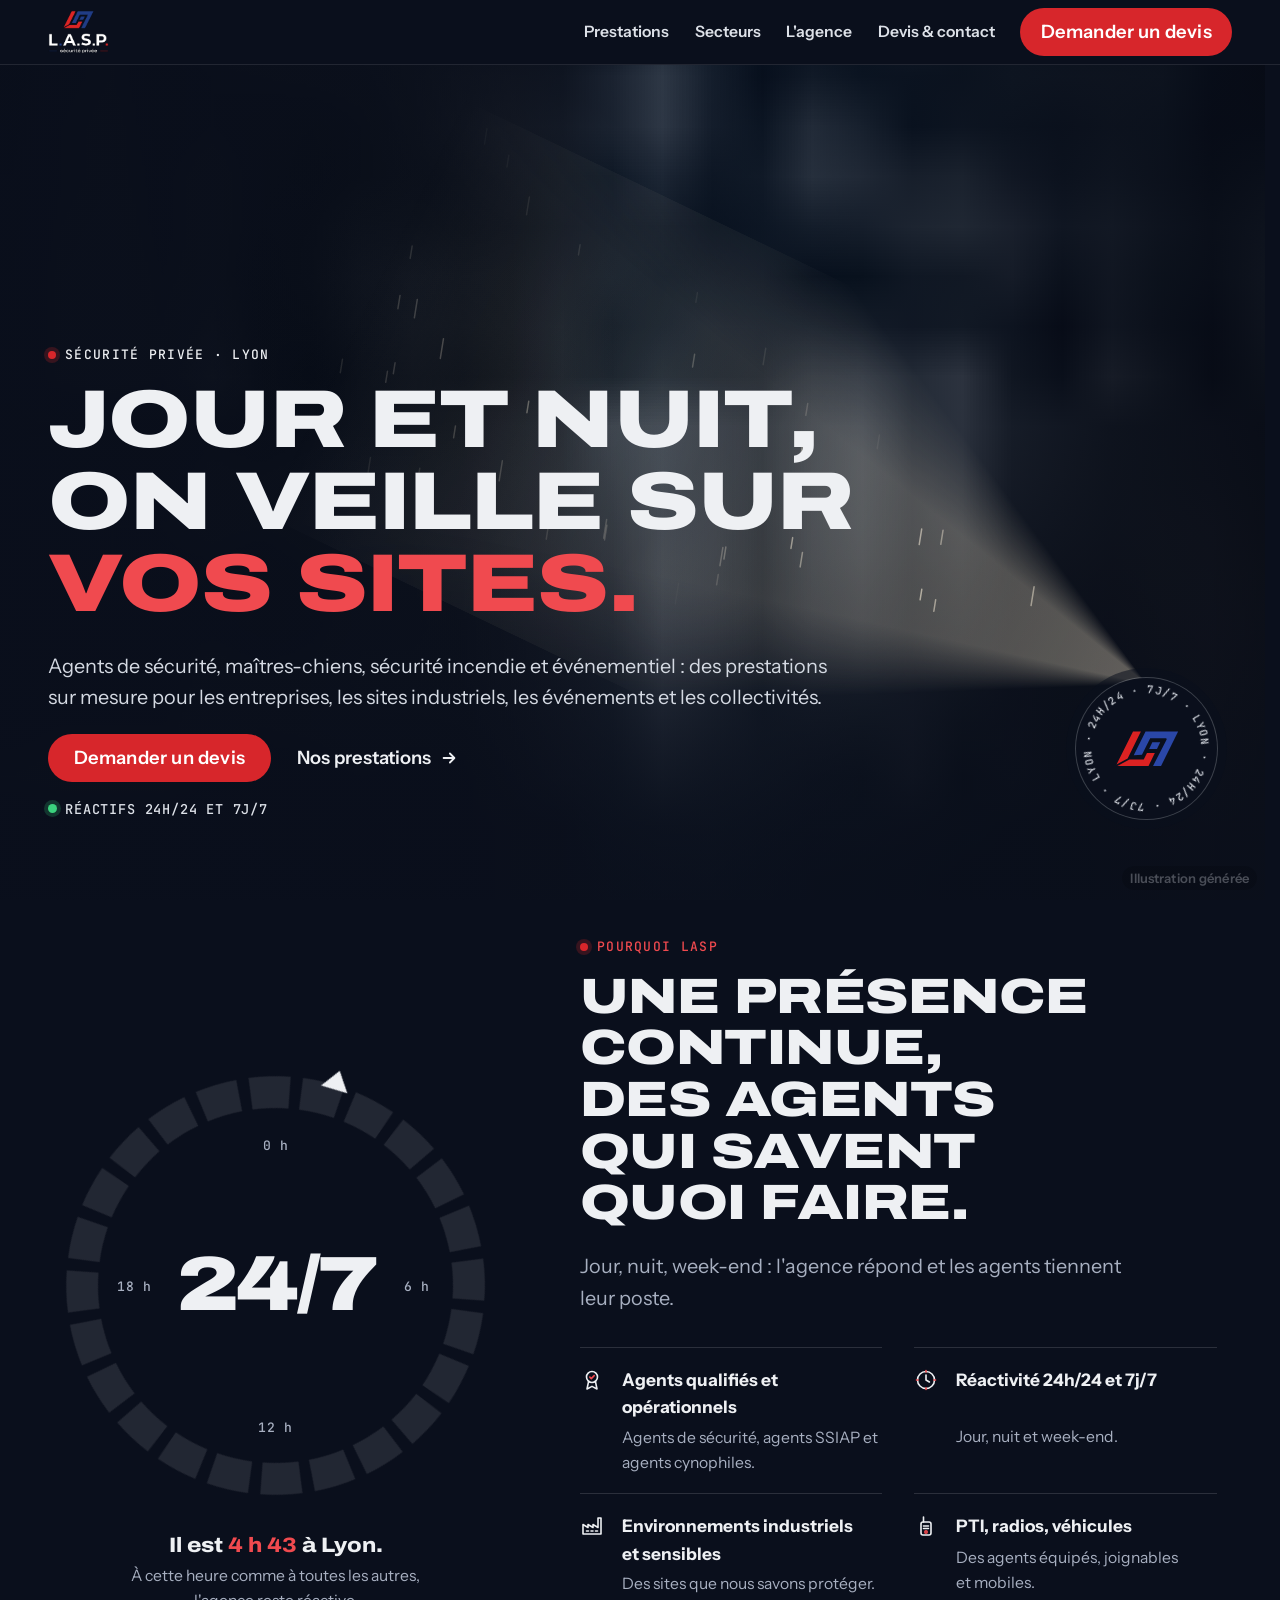
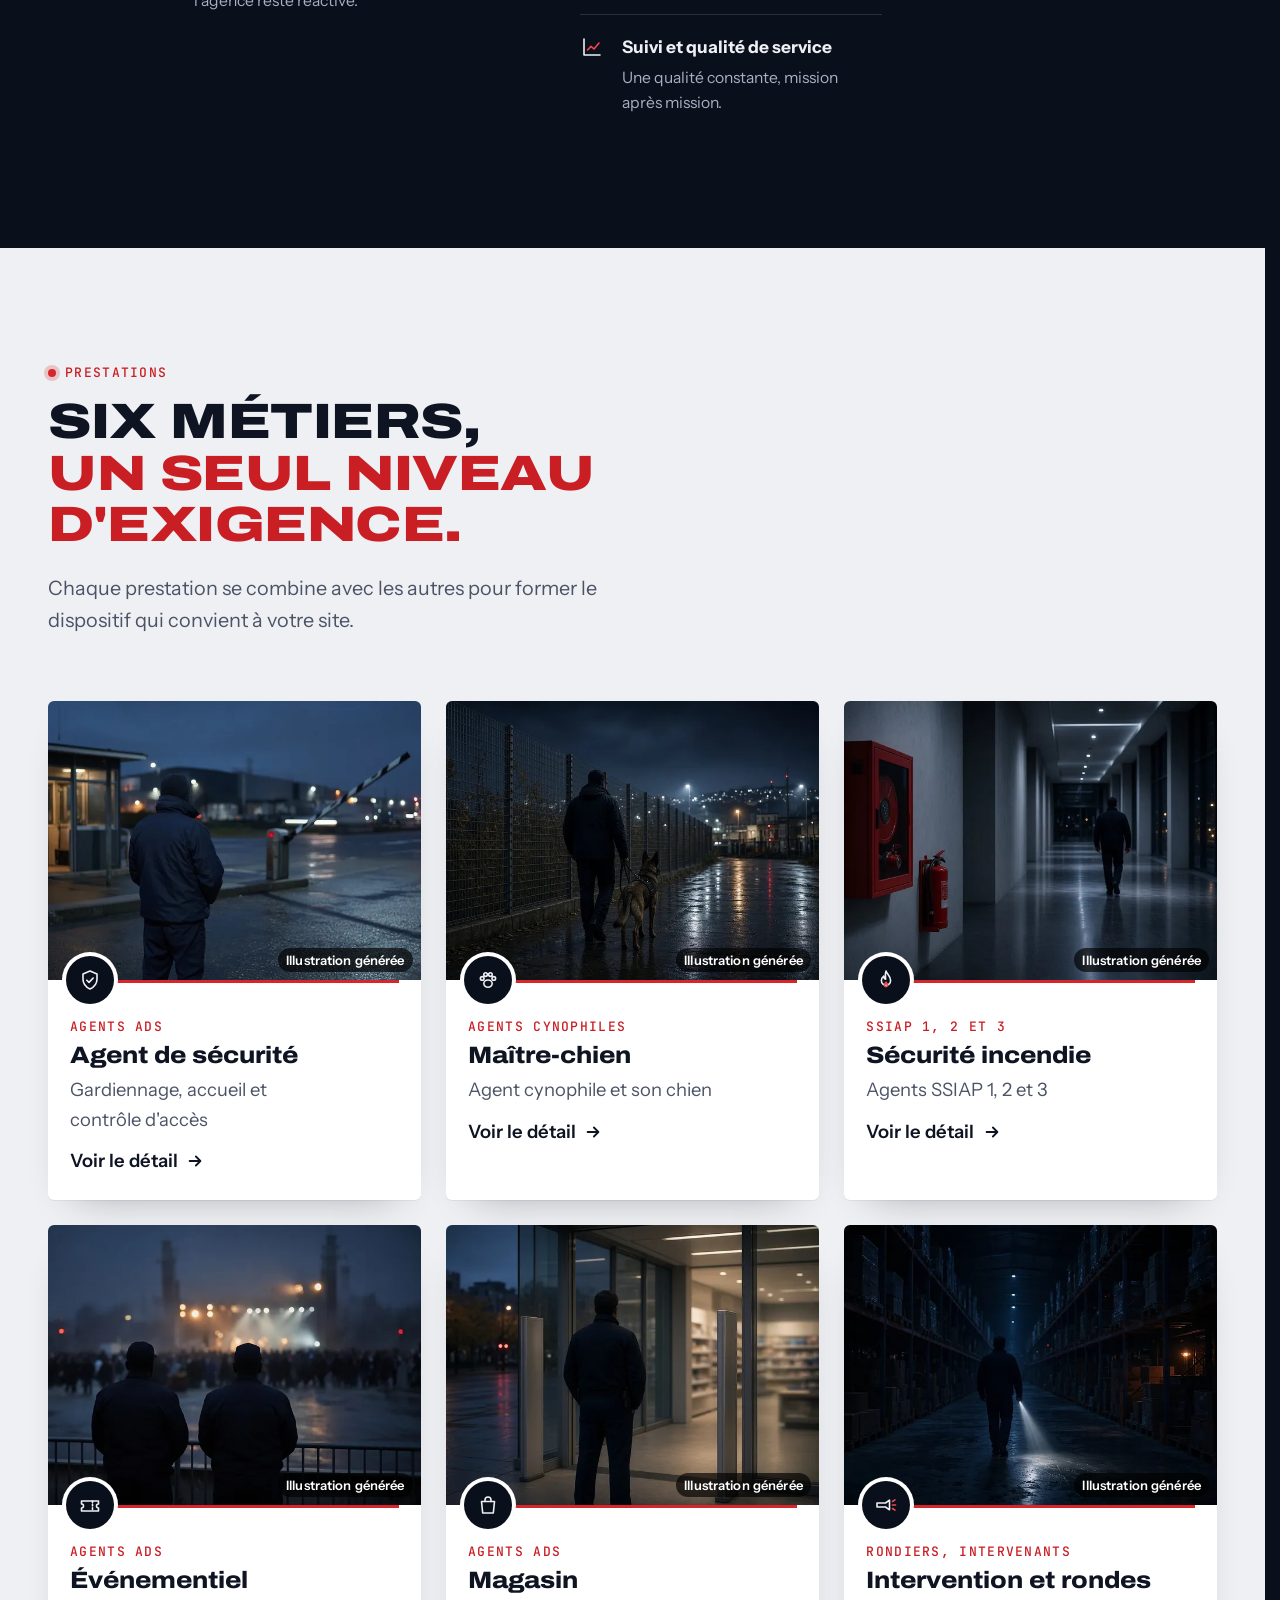
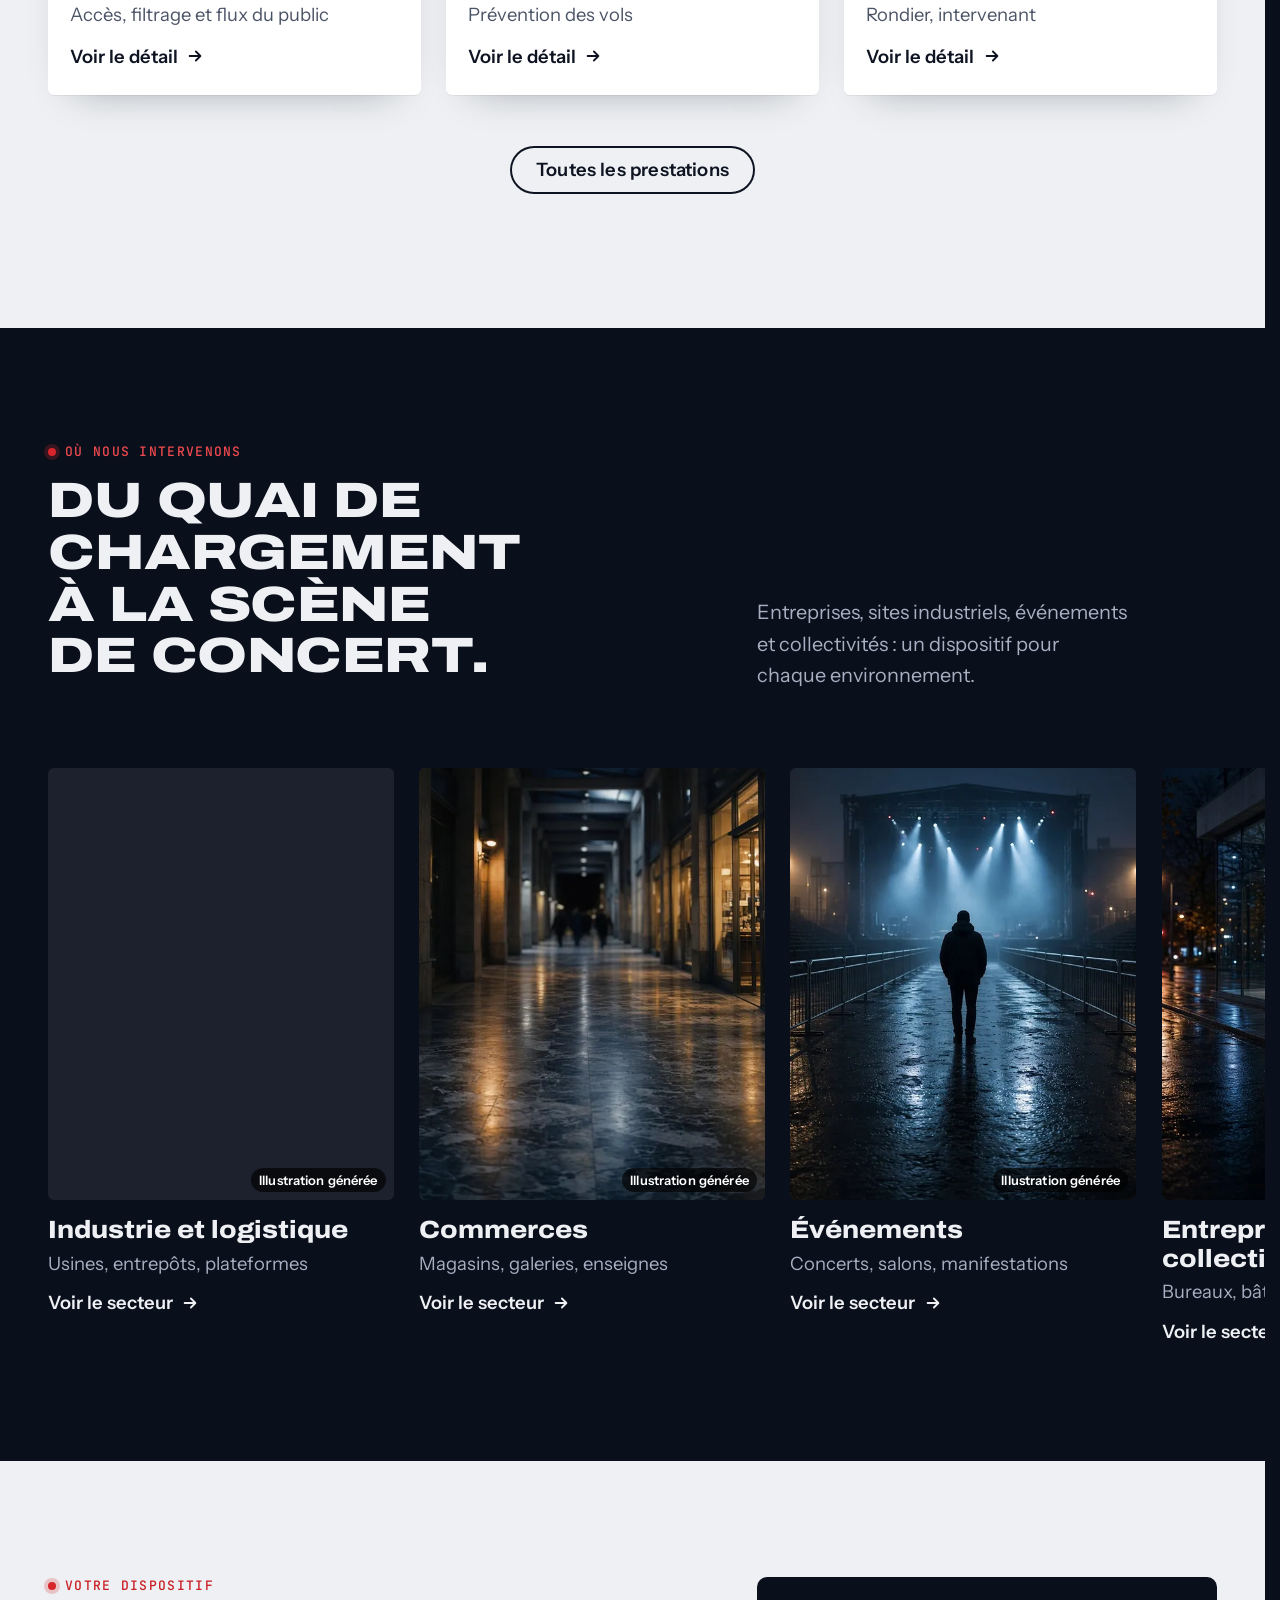
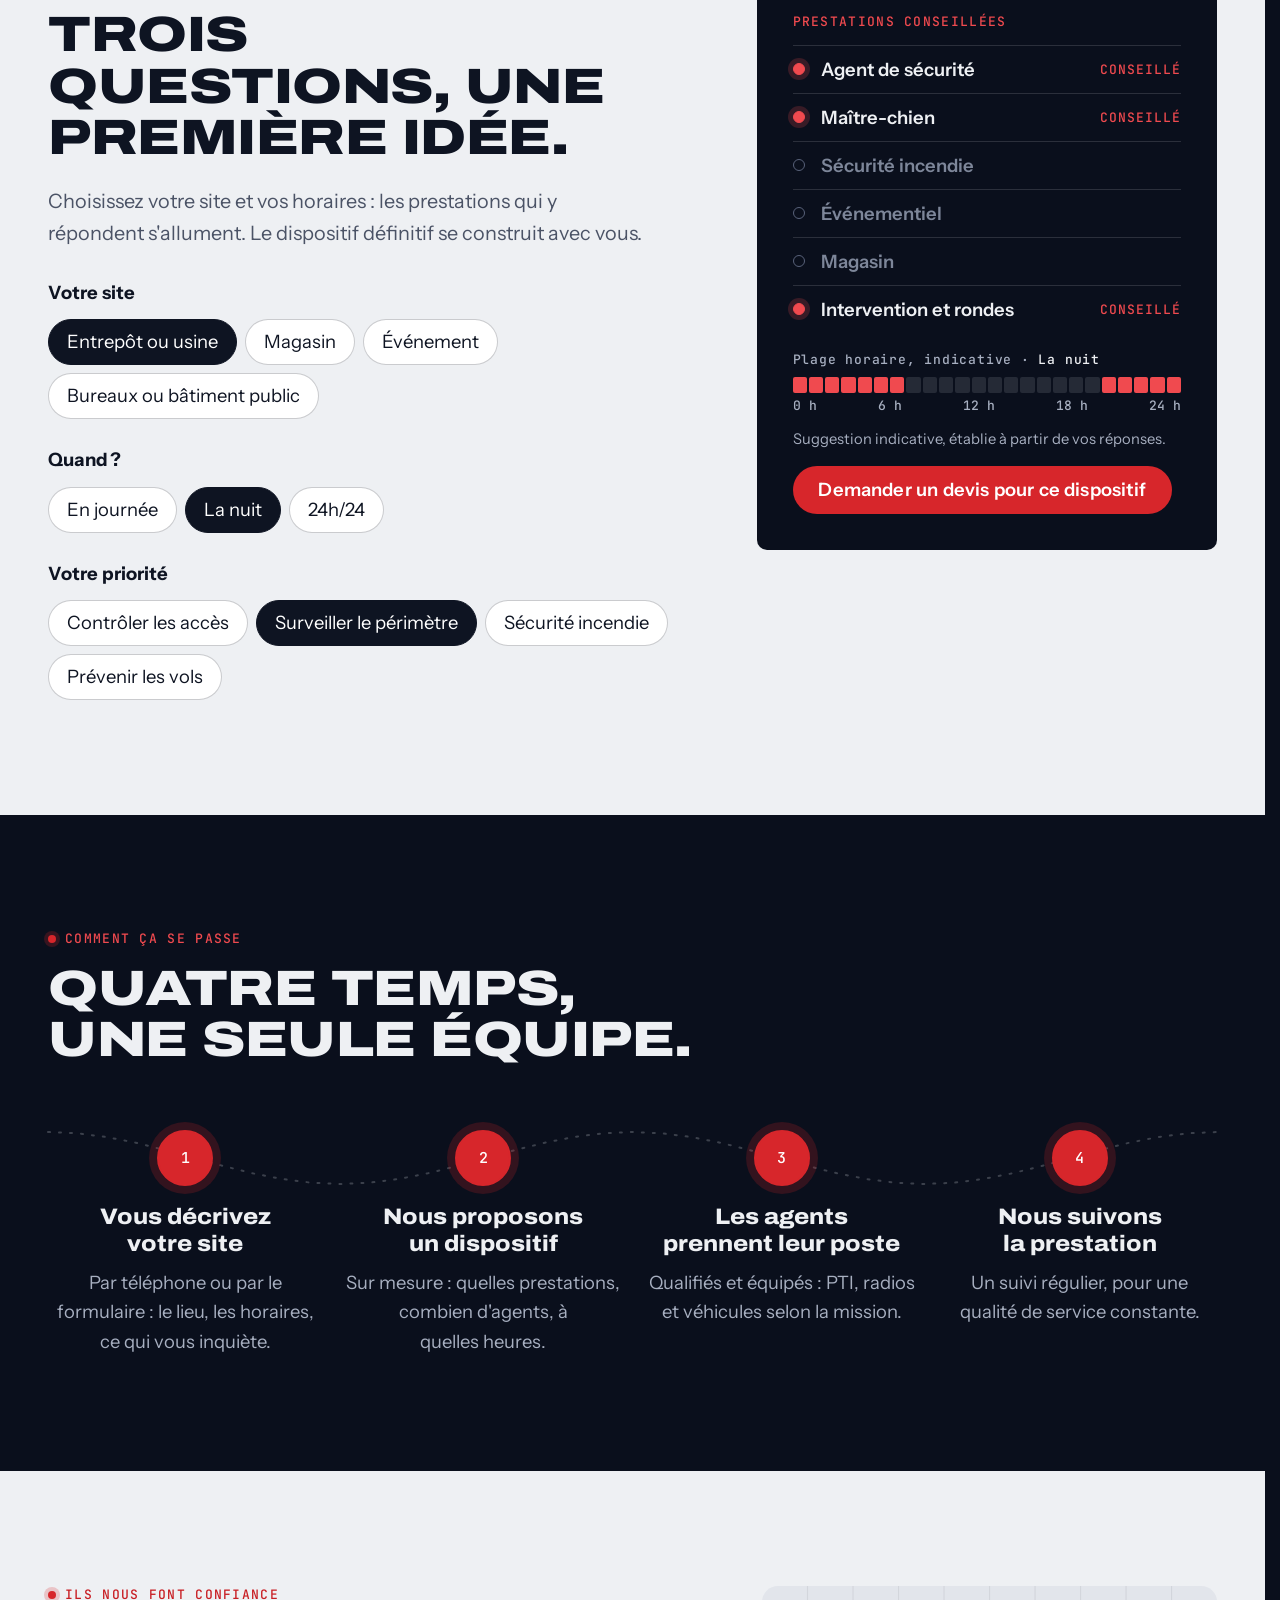
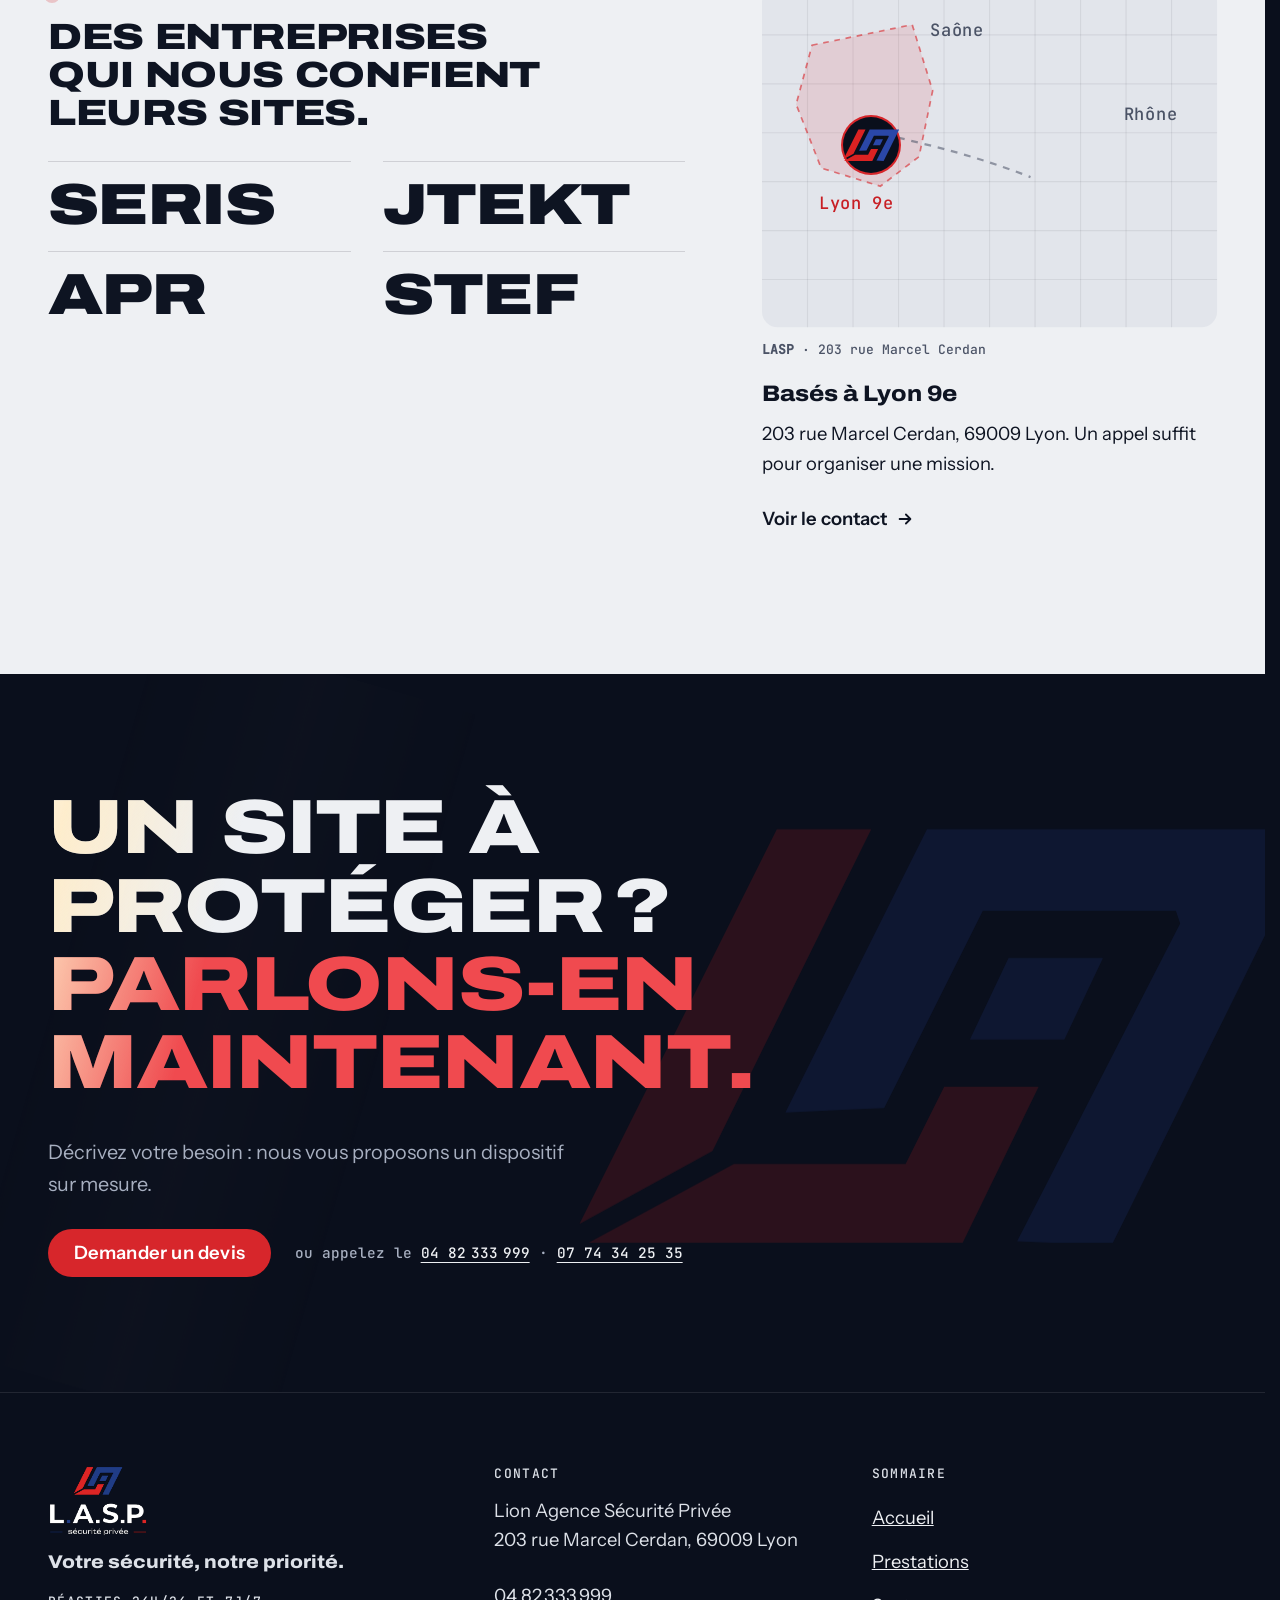
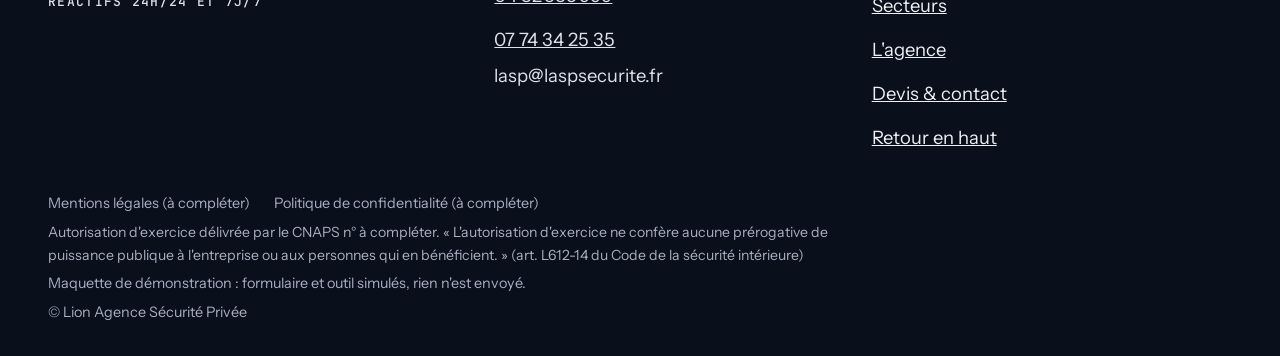
<file: index.html>
<!doctype html>
<html lang="fr" data-v="2">
<head>
<meta charset="utf-8">
<meta name="viewport" content="width=device-width, initial-scale=1, viewport-fit=cover">
<title>LASP Sécurité · Sécurité privée à Lyon, 24h/24</title>
<meta name="description" content="Lion Agence Sécurité Privée : agents de sécurité, maîtres-chiens, sécurité incendie SSIAP, événementiel, magasins, rondes et interventions à Lyon, 24h/24 et 7j/7.">
<meta name="robots" content="noindex, nofollow">
<link rel="canonical" href="https://lasp-securite-maquette.vercel.app/">
<style>:root{--fond:#0A0F1C;--texte:#EEF0F3;--voile-fond:#0A0F1C;--ouverture-fond:#0A0F1C;--menu-fond:#0A0F1C}:root { --entete-h: 72px; --barres-h: 0px; } html { background: var(--fond); color: var(--texte); scrollbar-gutter: stable; } body { margin: 0; background: var(--fond); } html.js:not(.secours):not([data-arrivee="retour"]) [data-anime] { opacity: 0; } html.js:not(.secours):not([data-arrivee="retour"]) [data-anime].vu { opacity: 1; } [data-voile] { position: fixed; inset: 0; z-index: 900; background: var(--voile-fond); transform: translateY(100%); visibility: hidden; pointer-events: none; } html[data-arrivee="voile"]:not(.voile-leve):not(.secours) [data-voile] { transform: none; visibility: visible; } html.secours [data-voile] { visibility: hidden !important; } .ouverture-panneau { position: fixed; inset: 0; z-index: 850; display: none; place-content: center; justify-items: center; background: var(--ouverture-fond, var(--voile-fond)); color: var(--fond); text-align: center; } html.js[data-arrivee="intro"]:not(.secours):not(.intro-finie) .ouverture-panneau { display: grid; } html.defilement-bloque, html.defilement-bloque body, html.js[data-arrivee="intro"]:not(.secours):not(.intro-finie), html.js[data-arrivee="intro"]:not(.secours):not(.intro-finie) body, html[data-arrivee="voile"]:not(.voile-leve):not(.secours), html[data-arrivee="voile"]:not(.voile-leve):not(.secours) body { overflow: hidden; } html.js[data-arrivee="intro"]:not(.secours):not(.intro-finie) { background-color: var(--ouverture-fond, var(--voile-fond)); } html[data-arrivee="voile"]:not(.voile-leve):not(.secours) { background-color: var(--voile-fond); }</style>
<script>(function () {
var d = document.documentElement, ss = null, ls = null;
try { ss = window.sessionStorage; ls = window.localStorage; } catch (e) {}
d.classList.add('js');
var nav = performance.getEntriesByType ? performance.getEntriesByType('navigation')[0] : null;
var type = nav ? nav.type : 'navigate';
var depart = null;
try { depart = JSON.parse(ss.getItem('socle:depart') || 'null'); ss.removeItem('socle:depart'); } catch (e) {}
if (depart && !(Date.now() - depart.t < 15000)) depart = null;
var mode = type === 'back_forward' ? 'retour' : type === 'reload' ? 'intro' : depart ? 'voile' : 'intro';
d.setAttribute('data-arrivee', mode);
if (mode === 'voile' && depart.couleur) d.style.setProperty('--voile-fond', depart.couleur);
if (type === 'reload' && 'scrollRestoration' in history) {
history.scrollRestoration = 'manual';
}
try {
var choisie = ls && ls.getItem('socle:langue');
var langue = (d.lang || '').slice(0, 2);
if (choisie && choisie !== langue && type === 'navigate' && !depart) {
var alt = document.querySelector('link[rel="alternate"][hreflang="' + choisie + '"]');
if (alt) location.replace(new URL(alt.href).pathname + location.search + location.hash);
}
} catch (e) {}
setTimeout(function () { if (!d.classList.contains('demarre')) d.classList.add('secours'); }, 2000);
})();</script>
<link rel="preload" href="/assets/fonts/archivo-titres.woff2" as="font" type="font/woff2" crossorigin>
<link rel="preload" href="/assets/fonts/instrument-sans.woff2" as="font" type="font/woff2" crossorigin>
<link rel="stylesheet" href="/assets/css/socle.css?v=2">
<link rel="stylesheet" href="/assets/css/site.css?v=2">
<link rel="modulepreload" href="/assets/js/site.js?v=2">
<link rel="modulepreload" href="/assets/js/socle/index.js?v=2">
<script src="/assets/vendor/gsap.min.js" defer></script>
<script src="/assets/vendor/ScrollTrigger.min.js" defer></script>
<script src="/assets/vendor/SplitText.min.js" defer></script>
<script type="module" src="/assets/js/site.js?v=2"></script>
<meta name="theme-color" content="#0A0F1C">
<link rel="icon" href="/assets/images/favicon.svg" type="image/svg+xml">
<link rel="apple-touch-icon" href="/assets/images/apple-touch-icon.png">
<meta property="og:type" content="website">
<meta property="og:site_name" content="LASP Sécurité">
<meta property="og:locale" content="fr_FR">
<meta property="og:title" content="LASP Sécurité · Sécurité privée à Lyon, 24h/24">
<meta property="og:description" content="Lion Agence Sécurité Privée : agents de sécurité, maîtres-chiens, sécurité incendie SSIAP, événementiel, magasins, rondes et interventions à Lyon, 24h/24 et 7j/7.">
<meta property="og:url" content="https://lasp-securite-maquette.vercel.app/">
<meta property="og:image" content="https://lasp-securite-maquette.vercel.app/assets/partage/accueil-fr.jpg">
<meta property="og:image:width" content="1200">
<meta property="og:image:height" content="630">
<meta property="og:image:alt" content="LASP Sécurité : jour et nuit, on veille sur vos sites">
<meta name="twitter:card" content="summary_large_image">
<script type="application/ld+json">{"@context":"https://schema.org","@type":"LocalBusiness","additionalType":"https://schema.org/ProfessionalService","name":"Lion Agence Sécurité Privée (LASP)","url":"https://lasp-securite-maquette.vercel.app/","telephone":["+33482333999","+33774342535"],"email":"lasp@laspsecurite.fr","address":{"@type":"PostalAddress","streetAddress":"203 rue Marcel Cerdan","postalCode":"69009","addressLocality":"Lyon","addressCountry":"FR"},"areaServed":"Lyon","slogan":"Votre sécurité, notre priorité.","description":"Sécurité privée à Lyon : agents de sécurité, maîtres-chiens, sécurité incendie SSIAP, événementiel, prévention des vols en magasin, rondes et interventions, 24h/24 et 7j/7."}</script>
</head>
<body id="haut">
<div data-voile data-forme="iris" aria-hidden="true"><div class="voile-contenu"><svg class="monogramme voile-mono" viewBox="0 0 173 98" aria-hidden="true" focusable="false"><path class="mono-l" fill="#DB2222" d="M108.5 61.5 L86.5 61.5 L77.5 79.5 L37.5 79.5 L2.5 98.5 L90.5 98.5 Z M69.5 1.5 L47.5 1.5 L1.5 93.5 L32.5 76.5 Z"/><path class="mono-a" fill="#2A47A8" d="M101.5 31.5 L92.5 50.5 L114.5 50.5 L123.5 31.5 Z M173.5 1.5 L82.5 1.5 L49.5 67.5 L72.5 66.5 L95.5 20.5 L140.5 20.5 L141.5 23.5 L103.5 97.5 L125.5 98.5 Z"/></svg><span data-voile-libelle>Accueil</span></div></div>
<div class="ouverture-panneau" data-ouverture aria-hidden="true">
  <div class="ouverture-objet" data-ouverture-objet><svg class="monogramme ouverture-mono" viewBox="0 0 173 98" aria-hidden="true" focusable="false"><path class="mono-l" fill="#DB2222" d="M108.5 61.5 L86.5 61.5 L77.5 79.5 L37.5 79.5 L2.5 98.5 L90.5 98.5 Z M69.5 1.5 L47.5 1.5 L1.5 93.5 L32.5 76.5 Z"/><path class="mono-a" fill="#2A47A8" d="M101.5 31.5 L92.5 50.5 L114.5 50.5 L123.5 31.5 Z M173.5 1.5 L82.5 1.5 L49.5 67.5 L72.5 66.5 L95.5 20.5 L140.5 20.5 L141.5 23.5 L103.5 97.5 L125.5 98.5 Z"/></svg></div>
  <span class="ouverture-trait"></span>
  <p class="ouverture-ligne">Lion Agence Sécurité Privée</p>
</div>
<a class="evitement" href="#contenu">Aller au contenu</a>
<header data-entete>
  <div class="entete-rangee">
    <a class="entete-logo" href="/" data-libelle="Accueil" aria-current="page">
      <img src="/assets/images/logo-lasp.png" alt="" width="61" height="44"><span class="visuellement-cache">LASP Sécurité, retour à l&#39;accueil</span>
    </a>
    <nav data-nav aria-label="Navigation principale">
      <ul><li><a href="/prestations" data-libelle="Prestations">Prestations</a></li><li><a href="/secteurs" data-libelle="Secteurs">Secteurs</a></li><li><a href="/agence" data-libelle="L&#39;agence">L&#39;agence</a></li><li><a href="/devis" data-libelle="Devis &amp; contact">Devis &amp; contact</a></li></ul>
    </nav>
    <div class="entete-actions">
      <a class="bouton" href="/devis" data-libelle="Devis &amp; contact">Demander un devis</a>
      <button type="button" data-menu-bouton aria-controls="menu" aria-expanded="false" data-libelle-ouvrir="Menu" data-libelle-fermer="Fermer"><span data-libelle-bouton>Menu</span></button>
      <a class="menu-sansjs" href="#menu" data-menu-lien>Menu</a>
    </div>
  </div>
</header>
<script>/* Avant le premier affichage : rangées de la navigation (même règle que ajusterNav dans assets/js/socle/entete.js)
   et hauteur réelle de l'en-tête, pour que rien ne saute quand le JavaScript du site prend la main. */
(function () {
  var h = document.documentElement, u = document.querySelector('[data-nav] ul'), e = document.querySelector('[data-entete]');
  if (u) {
    var deborde = function () { return u.scrollWidth > u.clientWidth + 1; }, c = deborde();
    if (c && window.matchMedia('(min-width: 900px)').matches) {
      h.classList.add('nav-deux-rangees'); c = deborde();
      if (c) { h.classList.add('nav-deux-lignes'); var a = u.querySelector('a'); c = !a || u.getBoundingClientRect().height > a.getBoundingClientRect().height * 2.5; }
      if (c) h.classList.remove('nav-deux-rangees', 'nav-deux-lignes');
    }
    if (c) h.classList.add('nav-compacte');
  }
  if (e) h.style.setProperty('--entete-h', Math.round(e.getBoundingClientRect().height) + 'px');
})();</script>
<span id="menu-ferme" aria-hidden="true"></span>
<div id="menu" data-menu role="dialog" aria-modal="true" aria-label="Menu">
  <p class="menu-sansjs-fermer"><a href="#menu-ferme">Fermer</a></p>
  <ul><li style="--i:0"><a href="/" class="menu-lien" data-libelle="Accueil" aria-current="page">Accueil</a></li><li style="--i:1"><a href="/prestations" class="menu-lien" data-libelle="Prestations">Prestations</a></li><li style="--i:2"><a href="/secteurs" class="menu-lien" data-libelle="Secteurs">Secteurs</a></li><li style="--i:3"><a href="/agence" class="menu-lien" data-libelle="L&#39;agence">L&#39;agence</a></li><li style="--i:4"><a href="/devis" class="menu-lien" data-libelle="Devis &amp; contact">Devis &amp; contact</a></li></ul>
  <p class="menu-tel"><a class="bouton" href="tel:+33482333999">Appeler 04 82 333 999</a> <a class="bouton bouton--contour" href="tel:+33774342535">07 74 34 25 35</a></p>
  <p class="menu-dispo">Réactifs 24h/24 et 7j/7</p>
</div>
<main id="contenu" tabindex="-1">
<section class="hero s-nuit" id="debut" data-plein-ecran>
  <div class="apercu-flou" aria-hidden="true" data-audit-ignorer style="--flou:url([data-uri]);--flou-m:url([data-uri]);--cadrage:64% 55%"></div>
  <figure class="media hero-media" data-grok style="--cadrage:64% 55%;--cadrage-mobile:62% 50%">
  <picture><source media="(max-width: 760px) and (orientation: portrait)" srcset="/assets/images/grok/accueil-ouverture-mobile-640.webp 640w, /assets/images/grok/accueil-ouverture-mobile-1080.webp 1080w" sizes="100vw">
    <img src="/assets/images/grok/accueil-ouverture-1280.webp" srcset="/assets/images/grok/accueil-ouverture-640.webp 640w, /assets/images/grok/accueil-ouverture-1280.webp 1280w, /assets/images/grok/accueil-ouverture-1920.webp 1920w" sizes="100vw" alt="Cour de chargement d&#39;un entrepôt la nuit, un agent au loin" width="1280" height="720" fetchpriority="high" loading="eager" decoding="async">
  </picture><figcaption class="mention-ia">Illustration générée</figcaption>
</figure>
  <div class="hero-nuit" aria-hidden="true" data-audit-ignorer></div>
  <div class="hero-faisceau" aria-hidden="true" data-effet="faisceau" data-souris data-grille="manipuler" data-audit-ignorer><span></span></div>
  <div class="conteneur hero-contenu">
    <p class="surtitre hero-surtitre">Sécurité privée · Lyon</p>
    <h1 class="hero-titre" data-anime="gsap"><span class="hero-masque"><span class="hero-ligne">Jour et nuit,</span></span><span class="hero-masque"><span class="hero-ligne">on veille sur</span></span><span class="hero-masque"><span class="hero-ligne"><em>vos sites.</em></span></span></h1>
    <p class="hero-texte masque-ecran-bas" data-anime="gsap">Agents de sécurité, maîtres-chiens, sécurité incendie et événementiel : des prestations sur mesure pour les entreprises, les sites industriels, les événements et les collectivités.</p>
    <div class="hero-actions" data-anime="gsap">
      <a href="/devis#demande" class="bouton" data-libelle="Devis &amp; contact" data-action-principale data-survol="magnetique">Demander un devis</a>
      <a href="/prestations" class="lien-fleche masque-ecran-tres-bas" data-libelle="Prestations">Nos prestations <svg class="fleche" viewBox="0 0 20 20" aria-hidden="true" focusable="false"><path d="M4 10h11M11 5l5 5-5 5" fill="none" stroke="currentColor" stroke-width="2" stroke-linecap="round" stroke-linejoin="round"/></svg></a>
    </div>
    <p class="hero-info" data-info-cle data-anime="gsap"><span class="pastille-live" aria-hidden="true"></span>Réactifs 24h/24 et 7j/7</p>
  </div>
  <div class="sceau" data-iris-centre="disque">
    <svg class="sceau-texte" viewBox="0 0 200 200" aria-hidden="true" focusable="false" data-effet="sceau" data-audit-ignorer>
      <defs><path id="sceau-cercle" d="M100 100 m-78 0 a78 78 0 1 1 156 0 a78 78 0 1 1 -156 0"/></defs>
      <text><textPath href="#sceau-cercle" textLength="482">24h/24 · 7j/7 · Lyon · 24h/24 · 7j/7 · Lyon · </textPath></text>
    </svg>
    <span class="sceau-coeur"><svg class="monogramme sceau-mono" viewBox="0 0 173 98" aria-hidden="true" focusable="false"><path class="mono-l" fill="#DB2222" d="M108.5 61.5 L86.5 61.5 L77.5 79.5 L37.5 79.5 L2.5 98.5 L90.5 98.5 Z M69.5 1.5 L47.5 1.5 L1.5 93.5 L32.5 76.5 Z"/><path class="mono-a" fill="#2A47A8" d="M101.5 31.5 L92.5 50.5 L114.5 50.5 L123.5 31.5 Z M173.5 1.5 L82.5 1.5 L49.5 67.5 L72.5 66.5 L95.5 20.5 L140.5 20.5 L141.5 23.5 L103.5 97.5 L125.5 98.5 Z"/></svg></span>
  </div>
</section>
<section class="engagements s-nuit" id="engagements">
  <div class="conteneur engagements-grille">
    <div class="cadran-col">
    <div class="cadran-bloc" data-visuel>
      <svg class="cadran" viewBox="0 0 200 200" data-effet="cadran" role="img" aria-label="Les 24 heures d&#39;une journée de garde"><path class="cadran-seg" d="M102.76 8.04 A92 92 0 0 1 121.14 10.46 L117.92 24.09 A78 78 0 0 0 102.34 22.04 Z"/><path class="cadran-seg" d="M126.47 11.89 A92 92 0 0 1 143.59 18.98 L136.96 31.31 A78 78 0 0 0 122.44 25.30 Z"/><path class="cadran-seg" d="M148.37 21.74 A92 92 0 0 1 163.07 33.02 L153.48 43.22 A78 78 0 0 0 141.01 33.65 Z"/><path class="cadran-seg" d="M166.98 36.93 A92 92 0 0 1 178.26 51.63 L166.35 58.99 A78 78 0 0 0 156.78 46.52 Z"/><path class="cadran-seg" d="M181.02 56.41 A92 92 0 0 1 188.11 73.53 L174.70 77.56 A78 78 0 0 0 168.69 63.04 Z"/><path class="cadran-seg" d="M189.54 78.86 A92 92 0 0 1 191.96 97.24 L177.96 97.66 A78 78 0 0 0 175.91 82.08 Z"/><path class="cadran-seg" d="M191.96 102.76 A92 92 0 0 1 189.54 121.14 L175.91 117.92 A78 78 0 0 0 177.96 102.34 Z"/><path class="cadran-seg" d="M188.11 126.47 A92 92 0 0 1 181.02 143.59 L168.69 136.96 A78 78 0 0 0 174.70 122.44 Z"/><path class="cadran-seg" d="M178.26 148.37 A92 92 0 0 1 166.98 163.07 L156.78 153.48 A78 78 0 0 0 166.35 141.01 Z"/><path class="cadran-seg" d="M163.07 166.98 A92 92 0 0 1 148.37 178.26 L141.01 166.35 A78 78 0 0 0 153.48 156.78 Z"/><path class="cadran-seg" d="M143.59 181.02 A92 92 0 0 1 126.47 188.11 L122.44 174.70 A78 78 0 0 0 136.96 168.69 Z"/><path class="cadran-seg" d="M121.14 189.54 A92 92 0 0 1 102.76 191.96 L102.34 177.96 A78 78 0 0 0 117.92 175.91 Z"/><path class="cadran-seg" d="M97.24 191.96 A92 92 0 0 1 78.86 189.54 L82.08 175.91 A78 78 0 0 0 97.66 177.96 Z"/><path class="cadran-seg" d="M73.53 188.11 A92 92 0 0 1 56.41 181.02 L63.04 168.69 A78 78 0 0 0 77.56 174.70 Z"/><path class="cadran-seg" d="M51.63 178.26 A92 92 0 0 1 36.93 166.98 L46.52 156.78 A78 78 0 0 0 58.99 166.35 Z"/><path class="cadran-seg" d="M33.02 163.07 A92 92 0 0 1 21.74 148.37 L33.65 141.01 A78 78 0 0 0 43.22 153.48 Z"/><path class="cadran-seg" d="M18.98 143.59 A92 92 0 0 1 11.89 126.47 L25.30 122.44 A78 78 0 0 0 31.31 136.96 Z"/><path class="cadran-seg" d="M10.46 121.14 A92 92 0 0 1 8.04 102.76 L22.04 102.34 A78 78 0 0 0 24.09 117.92 Z"/><path class="cadran-seg" d="M8.04 97.24 A92 92 0 0 1 10.46 78.86 L24.09 82.08 A78 78 0 0 0 22.04 97.66 Z"/><path class="cadran-seg" d="M11.89 73.53 A92 92 0 0 1 18.98 56.41 L31.31 63.04 A78 78 0 0 0 25.30 77.56 Z"/><path class="cadran-seg" d="M21.74 51.63 A92 92 0 0 1 33.02 36.93 L43.22 46.52 A78 78 0 0 0 33.65 58.99 Z"/><path class="cadran-seg" d="M36.93 33.02 A92 92 0 0 1 51.63 21.74 L58.99 33.65 A78 78 0 0 0 46.52 43.22 Z"/><path class="cadran-seg" d="M56.41 18.98 A92 92 0 0 1 73.53 11.89 L77.56 25.30 A78 78 0 0 0 63.04 31.31 Z"/><path class="cadran-seg" d="M78.86 10.46 A92 92 0 0 1 97.24 8.04 L97.66 22.04 A78 78 0 0 0 82.08 24.09 Z"/><path class="cadran-maintenant" data-cadran-maintenant d=""/><g class="cadran-marque" data-cadran-marque><path d="M100 1.5 L106 10 L94 10 Z"/></g></svg>
      <ul class="cadran-heures" aria-hidden="true"><li style="left:50%;top:19%">0 h</li><li style="left:81%;top:50%">6 h</li><li style="left:50%;top:81%">12 h</li><li style="left:19%;top:50%">18 h</li></ul>
      <p class="cadran-grand" aria-hidden="true">24/7</p>
    </div>
    <p class="cadran-heure" data-heure aria-live="off"><strong><span>Il est</span> <span data-heure-valeur>…</span> <span>à Lyon.</span></strong> À cette heure comme à toutes les autres, l&#39;agence reste réactive.</p>
    </div>
    <div class="engagements-texte">
      <p class="surtitre ">Pourquoi LASP</p>
      <h2 data-anime="lignes">Une présence continue, des agents qui savent quoi faire.</h2>
      <p class="intro" data-anime>Jour, nuit, week-end : l&#39;agence répond et les agents tiennent leur poste.</p>
      <ul class="engagements-liste" data-anime="cascade"><li><svg class="picto" viewBox="0 0 24 24" aria-hidden="true" focusable="false"><circle cx="12" cy="9" r="5.5"/><path d="M8.6 13.4L7 21l5-2.6 5 2.6-1.6-7.6"/><path class="pi-r" d="M9.8 9.1l1.5 1.5 2.9-3"/></svg><strong>Agents qualifiés et opérationnels</strong><span>Agents de sécurité, agents SSIAP et agents cynophiles.</span></li><li><svg class="picto" viewBox="0 0 24 24" aria-hidden="true" focusable="false"><circle cx="12" cy="12" r="8.5"/><path d="M12 7v5l3.4 2"/><path class="pi-r" d="M12 2.5v1.6M21.5 12h-1.6M12 21.5v-1.6M2.5 12h1.6"/></svg><strong>Réactivité 24h/24 et 7j/7</strong><span>Jour, nuit et week-end.</span></li><li><svg class="picto" viewBox="0 0 24 24" aria-hidden="true" focusable="false"><path d="M3 20V10.5l5 3v-3l5 3v-3l5 3V4h3v16z"/><path d="M6.5 17h2M11 17h2M15.5 17h2"/></svg><strong>Environnements industriels et sensibles</strong><span>Des sites que nous savons protéger.</span></li><li><svg class="picto" viewBox="0 0 24 24" aria-hidden="true" focusable="false"><rect x="7" y="8" width="10" height="13" rx="2"/><path d="M9.5 8V3M9.5 12h5M9.5 14.5h5"/><circle class="pi-r" cx="12" cy="18" r="1.2"/></svg><strong>PTI, radios, véhicules</strong><span>Des agents équipés, joignables et mobiles.</span></li><li><svg class="picto" viewBox="0 0 24 24" aria-hidden="true" focusable="false"><path d="M4 20V4M4 20h16"/><path class="pi-r" d="M7.5 15l3.5-3.6 3 2.6 5-6"/></svg><strong>Suivi et qualité de service</strong><span>Une qualité constante, mission après mission.</span></li></ul>
    </div>
  </div>
</section>
<section class="prestations-accueil s-clair" id="prestations">
  <div class="conteneur">
    <div class="tete-section">
      <p class="surtitre ">Prestations</p>
      <h2 data-anime="lignes">Six métiers,<br><em>un seul niveau d&#39;exigence.</em></h2>
      <p class="intro" data-anime>Chaque prestation se combine avec les autres pour former le dispositif qui convient à votre site.</p>
    </div>
    <ul class="cartes-prestations"><li class="carte-prestation">
      <a href="/prestations#agent" data-libelle="Prestations" class="carte-lien" data-effet="allumage" data-survol="incline">
        <figure class="media carte-media" data-grok style="--cadrage:55% 50%">
  <picture>
    <img src="/assets/images/grok/prestation-agent-1168.webp" srcset="/assets/images/grok/prestation-agent-640.webp 640w, /assets/images/grok/prestation-agent-1168.webp 1168w" sizes="(max-width: 760px) 100vw, (max-width: 1100px) 50vw, 400px" alt="" width="1168" height="876" loading="lazy" decoding="async">
  </picture><figcaption class="mention-ia">Illustration générée</figcaption>
</figure>
        <span class="carte-corps"><span class="carte-picto"><svg class="picto" viewBox="0 0 24 24" aria-hidden="true" focusable="false"><path d="M12 3l7 3v5.2c0 4.4-2.9 7.8-7 9.8-4.1-2-7-5.4-7-9.8V6z"/><path d="M8.8 12.2l2.2 2.2 4.2-4.4"/></svg></span><span class="carte-qualif">Agents ADS</span><span class="carte-titre">Agent de sécurité</span><span class="carte-court">Gardiennage, accueil et contrôle d&#39;accès</span><span class="carte-voir">Voir le détail <svg class="fleche" viewBox="0 0 20 20" aria-hidden="true" focusable="false"><path d="M4 10h11M11 5l5 5-5 5" fill="none" stroke="currentColor" stroke-width="2" stroke-linecap="round" stroke-linejoin="round"/></svg></span></span>
      </a>
    </li><li class="carte-prestation">
      <a href="/prestations#maitre-chien" data-libelle="Prestations" class="carte-lien" data-effet="allumage" data-survol="incline">
        <figure class="media carte-media" data-grok style="--cadrage:50% 55%">
  <picture>
    <img src="/assets/images/grok/prestation-maitre-chien-1168.webp" srcset="/assets/images/grok/prestation-maitre-chien-640.webp 640w, /assets/images/grok/prestation-maitre-chien-1168.webp 1168w" sizes="(max-width: 760px) 100vw, (max-width: 1100px) 50vw, 400px" alt="" width="1168" height="876" loading="lazy" decoding="async">
  </picture><figcaption class="mention-ia">Illustration générée</figcaption>
</figure>
        <span class="carte-corps"><span class="carte-picto"><svg class="picto" viewBox="0 0 24 24" aria-hidden="true" focusable="false"><ellipse cx="12" cy="15.6" rx="4.2" ry="3.6"/><circle cx="6.2" cy="10.4" r="1.8"/><circle cx="9.6" cy="6.6" r="1.8"/><circle cx="14.4" cy="6.6" r="1.8"/><circle cx="17.8" cy="10.4" r="1.8"/></svg></span><span class="carte-qualif">Agents cynophiles</span><span class="carte-titre">Maître-chien</span><span class="carte-court">Agent cynophile et son chien</span><span class="carte-voir">Voir le détail <svg class="fleche" viewBox="0 0 20 20" aria-hidden="true" focusable="false"><path d="M4 10h11M11 5l5 5-5 5" fill="none" stroke="currentColor" stroke-width="2" stroke-linecap="round" stroke-linejoin="round"/></svg></span></span>
      </a>
    </li><li class="carte-prestation">
      <a href="/prestations#incendie" data-libelle="Prestations" class="carte-lien" data-effet="allumage" data-survol="incline">
        <figure class="media carte-media" data-grok style="--cadrage:50% 50%">
  <picture>
    <img src="/assets/images/grok/prestation-incendie-1168.webp" srcset="/assets/images/grok/prestation-incendie-640.webp 640w, /assets/images/grok/prestation-incendie-1168.webp 1168w" sizes="(max-width: 760px) 100vw, (max-width: 1100px) 50vw, 400px" alt="" width="1168" height="876" loading="lazy" decoding="async">
  </picture><figcaption class="mention-ia">Illustration générée</figcaption>
</figure>
        <span class="carte-corps"><span class="carte-picto"><svg class="picto" viewBox="0 0 24 24" aria-hidden="true" focusable="false"><path d="M12 3c.8 3 4.6 5 4.6 9.6a4.6 4.6 0 0 1-9.2 0c0-2.2 1.1-3.6 2.3-4.6 0 1.8.8 3 2 3.2C11.4 8.6 10.8 6 12 3z"/><path class="pi-r" d="M12 14.2c.9.9 1.6 1.8 1.6 2.9a1.6 1.6 0 0 1-3.2 0c0-1 .7-1.9 1.6-2.9z"/></svg></span><span class="carte-qualif">SSIAP 1, 2 et 3</span><span class="carte-titre">Sécurité incendie</span><span class="carte-court">Agents SSIAP 1, 2 et 3</span><span class="carte-voir">Voir le détail <svg class="fleche" viewBox="0 0 20 20" aria-hidden="true" focusable="false"><path d="M4 10h11M11 5l5 5-5 5" fill="none" stroke="currentColor" stroke-width="2" stroke-linecap="round" stroke-linejoin="round"/></svg></span></span>
      </a>
    </li><li class="carte-prestation">
      <a href="/prestations#evenementiel" data-libelle="Prestations" class="carte-lien" data-effet="allumage" data-survol="incline">
        <figure class="media carte-media" data-grok style="--cadrage:50% 50%">
  <picture>
    <img src="/assets/images/grok/prestation-evenementiel-1168.webp" srcset="/assets/images/grok/prestation-evenementiel-640.webp 640w, /assets/images/grok/prestation-evenementiel-1168.webp 1168w" sizes="(max-width: 760px) 100vw, (max-width: 1100px) 50vw, 400px" alt="" width="1168" height="876" loading="lazy" decoding="async">
  </picture><figcaption class="mention-ia">Illustration générée</figcaption>
</figure>
        <span class="carte-corps"><span class="carte-picto"><svg class="picto" viewBox="0 0 24 24" aria-hidden="true" focusable="false"><path d="M3.5 8h17v3a2 2 0 0 0 0 4v3h-17v-3a2 2 0 0 0 0-4z"/><path d="M14.5 8v10" stroke-dasharray="1.6 1.8"/></svg></span><span class="carte-qualif">Agents ADS</span><span class="carte-titre">Événementiel</span><span class="carte-court">Accès, filtrage et flux du public</span><span class="carte-voir">Voir le détail <svg class="fleche" viewBox="0 0 20 20" aria-hidden="true" focusable="false"><path d="M4 10h11M11 5l5 5-5 5" fill="none" stroke="currentColor" stroke-width="2" stroke-linecap="round" stroke-linejoin="round"/></svg></span></span>
      </a>
    </li><li class="carte-prestation">
      <a href="/prestations#magasin" data-libelle="Prestations" class="carte-lien" data-effet="allumage" data-survol="incline">
        <figure class="media carte-media" data-grok style="--cadrage:50% 50%">
  <picture>
    <img src="/assets/images/grok/prestation-magasin-1168.webp" srcset="/assets/images/grok/prestation-magasin-640.webp 640w, /assets/images/grok/prestation-magasin-1168.webp 1168w" sizes="(max-width: 760px) 100vw, (max-width: 1100px) 50vw, 400px" alt="" width="1168" height="876" loading="lazy" decoding="async">
  </picture><figcaption class="mention-ia">Illustration générée</figcaption>
</figure>
        <span class="carte-corps"><span class="carte-picto"><svg class="picto" viewBox="0 0 24 24" aria-hidden="true" focusable="false"><path d="M5.5 8.5h13l-1.2 11.5H6.7z"/><path d="M9 8.5V7a3 3 0 0 1 6 0v1.5"/></svg></span><span class="carte-qualif">Agents ADS</span><span class="carte-titre">Magasin</span><span class="carte-court">Prévention des vols</span><span class="carte-voir">Voir le détail <svg class="fleche" viewBox="0 0 20 20" aria-hidden="true" focusable="false"><path d="M4 10h11M11 5l5 5-5 5" fill="none" stroke="currentColor" stroke-width="2" stroke-linecap="round" stroke-linejoin="round"/></svg></span></span>
      </a>
    </li><li class="carte-prestation">
      <a href="/prestations#rondes" data-libelle="Prestations" class="carte-lien" data-effet="allumage" data-survol="incline">
        <figure class="media carte-media" data-grok style="--cadrage:50% 50%">
  <picture>
    <img src="/assets/images/grok/prestation-rondier-1168.webp" srcset="/assets/images/grok/prestation-rondier-640.webp 640w, /assets/images/grok/prestation-rondier-1168.webp 1168w" sizes="(max-width: 760px) 100vw, (max-width: 1100px) 50vw, 400px" alt="" width="1168" height="876" loading="lazy" decoding="async">
  </picture><figcaption class="mention-ia">Illustration générée</figcaption>
</figure>
        <span class="carte-corps"><span class="carte-picto"><svg class="picto" viewBox="0 0 24 24" aria-hidden="true" focusable="false"><path d="M3 10h8.5l4-2.8v9.6l-4-2.8H3z"/><path class="pi-r" d="M18.5 8.5l2.5-1.6M18.5 12H21.5M18.5 15.5l2.5 1.6"/></svg></span><span class="carte-qualif">Rondiers, intervenants</span><span class="carte-titre">Intervention et rondes</span><span class="carte-court">Rondier, intervenant</span><span class="carte-voir">Voir le détail <svg class="fleche" viewBox="0 0 20 20" aria-hidden="true" focusable="false"><path d="M4 10h11M11 5l5 5-5 5" fill="none" stroke="currentColor" stroke-width="2" stroke-linecap="round" stroke-linejoin="round"/></svg></span></span>
      </a>
    </li></ul>
    <p class="centre" data-anime><a href="/prestations" class="bouton bouton--contour" data-libelle="Prestations">Toutes les prestations</a></p>
  </div>
</section>
<section class="secteurs-accueil s-nuit" id="secteurs">
  <div class="conteneur tete-section tete-section--ligne">
    <div>
      <p class="surtitre ">Où nous intervenons</p>
      <h2 data-anime="lignes">Du quai de chargement à la scène de concert.</h2>
    </div>
    <p class="intro" data-anime>Entreprises, sites industriels, événements et collectivités : un dispositif pour chaque environnement.</p>
  </div>
  <div class="rangee-fenetre" tabindex="0" role="region" aria-label="Secteurs, défilement horizontal">
    <ul class="rangee" data-galerie data-effet="rangee"><li class="carte-secteur">
      <a href="/secteurs#industrie" data-libelle="Secteurs">
        <figure class="media secteur-media" data-grok data-fx="parallaxe" data-fx-force="8" style="--cadrage:50% 50%">
  <picture>
    <img src="/assets/images/grok/secteur-industrie-1600.webp" srcset="/assets/images/grok/secteur-industrie-640.webp 640w, /assets/images/grok/secteur-industrie-1024.webp 1024w, /assets/images/grok/secteur-industrie-1600.webp 1600w" sizes="(max-width: 760px) 78vw, 30vw" alt="" width="1600" height="2000" loading="lazy" decoding="async">
  </picture><figcaption class="mention-ia">Illustration générée</figcaption>
</figure>
        <span class="secteur-corps"><span class="secteur-titre">Industrie et logistique</span><span class="secteur-court">Usines, entrepôts, plateformes</span><span class="carte-voir">Voir le secteur <svg class="fleche" viewBox="0 0 20 20" aria-hidden="true" focusable="false"><path d="M4 10h11M11 5l5 5-5 5" fill="none" stroke="currentColor" stroke-width="2" stroke-linecap="round" stroke-linejoin="round"/></svg></span></span>
      </a>
    </li><li class="carte-secteur">
      <a href="/secteurs#commerces" data-libelle="Secteurs">
        <figure class="media secteur-media" data-grok data-fx="parallaxe" data-fx-force="8" style="--cadrage:50% 50%">
  <picture>
    <img src="/assets/images/grok/secteur-commerce-1600.webp" srcset="/assets/images/grok/secteur-commerce-640.webp 640w, /assets/images/grok/secteur-commerce-1024.webp 1024w, /assets/images/grok/secteur-commerce-1600.webp 1600w" sizes="(max-width: 760px) 78vw, 30vw" alt="" width="1600" height="2000" loading="lazy" decoding="async">
  </picture><figcaption class="mention-ia">Illustration générée</figcaption>
</figure>
        <span class="secteur-corps"><span class="secteur-titre">Commerces</span><span class="secteur-court">Magasins, galeries, enseignes</span><span class="carte-voir">Voir le secteur <svg class="fleche" viewBox="0 0 20 20" aria-hidden="true" focusable="false"><path d="M4 10h11M11 5l5 5-5 5" fill="none" stroke="currentColor" stroke-width="2" stroke-linecap="round" stroke-linejoin="round"/></svg></span></span>
      </a>
    </li><li class="carte-secteur">
      <a href="/secteurs#evenements" data-libelle="Secteurs">
        <figure class="media secteur-media" data-grok data-fx="parallaxe" data-fx-force="8" style="--cadrage:50% 50%">
  <picture>
    <img src="/assets/images/grok/secteur-evenement-1600.webp" srcset="/assets/images/grok/secteur-evenement-640.webp 640w, /assets/images/grok/secteur-evenement-1024.webp 1024w, /assets/images/grok/secteur-evenement-1600.webp 1600w" sizes="(max-width: 760px) 78vw, 30vw" alt="" width="1600" height="2000" loading="lazy" decoding="async">
  </picture><figcaption class="mention-ia">Illustration générée</figcaption>
</figure>
        <span class="secteur-corps"><span class="secteur-titre">Événements</span><span class="secteur-court">Concerts, salons, manifestations</span><span class="carte-voir">Voir le secteur <svg class="fleche" viewBox="0 0 20 20" aria-hidden="true" focusable="false"><path d="M4 10h11M11 5l5 5-5 5" fill="none" stroke="currentColor" stroke-width="2" stroke-linecap="round" stroke-linejoin="round"/></svg></span></span>
      </a>
    </li><li class="carte-secteur">
      <a href="/secteurs#entreprises" data-libelle="Secteurs">
        <figure class="media secteur-media" data-grok data-fx="parallaxe" data-fx-force="8" style="--cadrage:50% 50%">
  <picture>
    <img src="/assets/images/grok/secteur-entreprise-1600.webp" srcset="/assets/images/grok/secteur-entreprise-640.webp 640w, /assets/images/grok/secteur-entreprise-1024.webp 1024w, /assets/images/grok/secteur-entreprise-1600.webp 1600w" sizes="(max-width: 760px) 78vw, 30vw" alt="" width="1600" height="2000" loading="lazy" decoding="async">
  </picture><figcaption class="mention-ia">Illustration générée</figcaption>
</figure>
        <span class="secteur-corps"><span class="secteur-titre">Entreprises et collectivités</span><span class="secteur-court">Bureaux, bâtiments, sites sensibles</span><span class="carte-voir">Voir le secteur <svg class="fleche" viewBox="0 0 20 20" aria-hidden="true" focusable="false"><path d="M4 10h11M11 5l5 5-5 5" fill="none" stroke="currentColor" stroke-width="2" stroke-linecap="round" stroke-linejoin="round"/></svg></span></span>
      </a>
    </li></ul>
  </div>
</section>
<section class="dispositif s-clair" id="dispositif">
  <div class="conteneur dispositif-grille">
    <div class="dispositif-questions">
      <p class="surtitre ">Votre dispositif</p>
      <h2 data-anime="lignes">Trois questions, une première idée.</h2>
      <p class="intro" data-anime>Choisissez votre site et vos horaires : les prestations qui y répondent s&#39;allument. Le dispositif définitif se construit avec vous.</p>
      <form class="dispositif-form" data-dispositif action="/devis#demande" method="get">
        <fieldset><legend>Votre site</legend><div class="puces"><label class="puce"><input type="radio" name="site" value="industrie" checked><span>Entrepôt ou usine</span></label><label class="puce"><input type="radio" name="site" value="commerces"><span>Magasin</span></label><label class="puce"><input type="radio" name="site" value="evenements"><span>Événement</span></label><label class="puce"><input type="radio" name="site" value="entreprises"><span>Bureaux ou bâtiment public</span></label></div></fieldset>
        <fieldset><legend>Quand ?</legend><div class="puces"><label class="puce"><input type="radio" name="plage" value="jour"><span>En journée</span></label><label class="puce"><input type="radio" name="plage" value="nuit" checked><span>La nuit</span></label><label class="puce"><input type="radio" name="plage" value="continu"><span>24h/24</span></label></div></fieldset>
        <fieldset><legend>Votre priorité</legend><div class="puces"><label class="puce"><input type="radio" name="priorite" value="acces"><span>Contrôler les accès</span></label><label class="puce"><input type="radio" name="priorite" value="perimetre" checked><span>Surveiller le périmètre</span></label><label class="puce"><input type="radio" name="priorite" value="incendie"><span>Sécurité incendie</span></label><label class="puce"><input type="radio" name="priorite" value="vols"><span>Prévenir les vols</span></label></div></fieldset>
      </form>
    </div>
    <div class="dispositif-resultat" data-visuel data-effet="dispositif">
      <p class="dispositif-titre">Prestations conseillées</p>
      <ul class="dispositif-liste" aria-live="polite"><li data-prestation="agent"><span class="voyant" aria-hidden="true"></span><span class="dl-titre">Agent de sécurité</span><span class="dl-etat"></span></li><li data-prestation="maitre-chien"><span class="voyant" aria-hidden="true"></span><span class="dl-titre">Maître-chien</span><span class="dl-etat"></span></li><li data-prestation="incendie"><span class="voyant" aria-hidden="true"></span><span class="dl-titre">Sécurité incendie</span><span class="dl-etat"></span></li><li data-prestation="evenementiel"><span class="voyant" aria-hidden="true"></span><span class="dl-titre">Événementiel</span><span class="dl-etat"></span></li><li data-prestation="magasin"><span class="voyant" aria-hidden="true"></span><span class="dl-titre">Magasin</span><span class="dl-etat"></span></li><li data-prestation="rondes"><span class="voyant" aria-hidden="true"></span><span class="dl-titre">Intervention et rondes</span><span class="dl-etat"></span></li></ul>
      <div class="bande-24" data-bande aria-hidden="true">
        <p class="bande-titre">Plage horaire, indicative · <span data-bande-libelle>Nuit</span></p>
        <div class="bande-cases"><span data-h="0"></span><span data-h="1"></span><span data-h="2"></span><span data-h="3"></span><span data-h="4"></span><span data-h="5"></span><span data-h="6"></span><span data-h="7"></span><span data-h="8"></span><span data-h="9"></span><span data-h="10"></span><span data-h="11"></span><span data-h="12"></span><span data-h="13"></span><span data-h="14"></span><span data-h="15"></span><span data-h="16"></span><span data-h="17"></span><span data-h="18"></span><span data-h="19"></span><span data-h="20"></span><span data-h="21"></span><span data-h="22"></span><span data-h="23"></span></div>
        <div class="bande-reperes"><span>0 h</span><span>6 h</span><span>12 h</span><span>18 h</span><span>24 h</span></div>
      </div>
      <p class="dispositif-note">Suggestion indicative, établie à partir de vos réponses.</p>
      <a class="bouton" href="/devis#demande" data-libelle="Devis &amp; contact" data-dispositif-lien>Demander un devis pour ce dispositif</a>
    </div>
  </div>
</section>
<section class="etapes s-nuit" id="etapes">
  <div class="conteneur">
    <div class="tete-section">
      <p class="surtitre ">Comment ça se passe</p>
      <h2 data-anime="lignes">Quatre temps, une seule équipe.</h2>
    </div>
    <div class="ronde" data-effet="pointage">
      <svg class="ronde-trace" viewBox="0 0 1000 120" preserveAspectRatio="none" aria-hidden="true" data-visuel><path class="ronde-base" d="M0 34.0 L25 35.3 L50 39.0 L75 44.7 L100 52.0 L125 60.0 L150 68.0 L175 75.3 L200 81.0 L225 84.7 L250 86.0 L275 84.7 L300 81.0 L325 75.3 L350 68.0 L375 60.0 L400 52.0 L425 44.7 L450 39.0 L475 35.3 L500 34.0 L525 35.3 L550 39.0 L575 44.7 L600 52.0 L625 60.0 L650 68.0 L675 75.3 L700 81.0 L725 84.7 L750 86.0 L775 84.7 L800 81.0 L825 75.3 L850 68.0 L875 60.0 L900 52.0 L925 44.7 L950 39.0 L975 35.3 L1000 34.0"/><path class="ronde-progres" d="M0 34.0 L25 35.3 L50 39.0 L75 44.7 L100 52.0 L125 60.0 L150 68.0 L175 75.3 L200 81.0 L225 84.7 L250 86.0 L275 84.7 L300 81.0 L325 75.3 L350 68.0 L375 60.0 L400 52.0 L425 44.7 L450 39.0 L475 35.3 L500 34.0 L525 35.3 L550 39.0 L575 44.7 L600 52.0 L625 60.0 L650 68.0 L675 75.3 L700 81.0 L725 84.7 L750 86.0 L775 84.7 L800 81.0 L825 75.3 L850 68.0 L875 60.0 L900 52.0 L925 44.7 L950 39.0 L975 35.3 L1000 34.0" pathLength="1"/></svg>
      <ol class="ronde-points" data-visuel><li class="ronde-point" style="--i:0"><span class="ronde-pastille" aria-hidden="true"><span>1</span></span><h3>Vous décrivez votre site</h3><p>Par téléphone ou par le formulaire : le lieu, les horaires, ce qui vous inquiète.</p></li><li class="ronde-point" style="--i:1"><span class="ronde-pastille" aria-hidden="true"><span>2</span></span><h3>Nous proposons un dispositif</h3><p>Sur mesure : quelles prestations, combien d&#39;agents, à quelles heures.</p></li><li class="ronde-point" style="--i:2"><span class="ronde-pastille" aria-hidden="true"><span>3</span></span><h3>Les agents prennent leur poste</h3><p>Qualifiés et équipés : PTI, radios et véhicules selon la mission.</p></li><li class="ronde-point" style="--i:3"><span class="ronde-pastille" aria-hidden="true"><span>4</span></span><h3>Nous suivons la prestation</h3><p>Un suivi régulier, pour une qualité de service constante.</p></li></ol>
    </div>
  </div>
</section>
<section class="confiance s-clair" id="confiance">
  <div class="conteneur confiance-grille">
    <div>
      <p class="surtitre ">Ils nous font confiance</p>
      <h2 data-anime="lignes">Des entreprises qui nous confient leurs sites.</h2>
      <ul class="refs " data-anime="cascade"><li>SERIS</li><li>JTEKT</li><li>APR</li><li>STEF</li></ul>
    </div>
    <div class="confiance-zone">
      <figure class="plan " data-visuel role="img" aria-label="Plan schématique de Lyon, agence dans le 9e arrondissement">
  <svg viewBox="0 0 400 300" aria-hidden="true" focusable="false" data-fx="trace">
    <rect class="plan-fond" x="0" y="0" width="400" height="300" rx="14"/>
    <g class="plan-grille"><line x1="40" y1="0" x2="40" y2="300"/><line x1="80" y1="0" x2="80" y2="300"/><line x1="120" y1="0" x2="120" y2="300"/><line x1="160" y1="0" x2="160" y2="300"/><line x1="200" y1="0" x2="200" y2="300"/><line x1="240" y1="0" x2="240" y2="300"/><line x1="280" y1="0" x2="280" y2="300"/><line x1="320" y1="0" x2="320" y2="300"/><line x1="360" y1="0" x2="360" y2="300"/><line x1="0" y1="43" x2="400" y2="43"/><line x1="0" y1="86" x2="400" y2="86"/><line x1="0" y1="129" x2="400" y2="129"/><line x1="0" y1="172" x2="400" y2="172"/><line x1="0" y1="215" x2="400" y2="215"/><line x1="0" y1="258" x2="400" y2="258"/></g>
    <path class="plan-zone" d="M44 52 L132 34 L150 92 L138 150 L104 176 L52 160 L30 104 Z"/>
    <path class="plan-eau" data-fx-trait d="M128 6 C 136 46, 112 78, 140 118 S 176 200, 196 262 L 204 300"/>
    <path class="plan-eau" data-fx-trait d="M394 34 C 330 70, 268 104, 240 156 S 210 236, 196 262"/>
    <path class="plan-route" data-fx-trait d="M96 128 C 150 140, 190 150, 236 168"/>
    <text class="plan-nom" x="148" y="44">Saône</text>
    <text class="plan-nom" x="318" y="118">Rhône</text>
    <text class="plan-nom plan-nom--zone" x="50" y="196">Lyon 9e</text>
  </svg>
  <span class="plan-point" style="left:24%;top:42.6%"><span class="plan-onde" data-effet="carte"></span><span class="plan-onde plan-onde--2"></span><svg class="monogramme plan-mono" viewBox="0 0 173 98" aria-hidden="true" focusable="false"><path class="mono-l" fill="#DB2222" d="M108.5 61.5 L86.5 61.5 L77.5 79.5 L37.5 79.5 L2.5 98.5 L90.5 98.5 Z M69.5 1.5 L47.5 1.5 L1.5 93.5 L32.5 76.5 Z"/><path class="mono-a" fill="#2A47A8" d="M101.5 31.5 L92.5 50.5 L114.5 50.5 L123.5 31.5 Z M173.5 1.5 L82.5 1.5 L49.5 67.5 L72.5 66.5 L95.5 20.5 L140.5 20.5 L141.5 23.5 L103.5 97.5 L125.5 98.5 Z"/></svg></span>
  <figcaption class="plan-legende"><strong>LASP</strong> · 203 rue Marcel Cerdan</figcaption>
</figure>
      <h3 data-anime>Basés à Lyon 9e</h3>
      <p data-anime>203 rue Marcel Cerdan, 69009 Lyon. Un appel suffit pour organiser une mission.</p>
      <p data-anime><a href="/devis#agence" class="lien-fleche" data-libelle="Devis &amp; contact">Voir le contact <svg class="fleche" viewBox="0 0 20 20" aria-hidden="true" focusable="false"><path d="M4 10h11M11 5l5 5-5 5" fill="none" stroke="currentColor" stroke-width="2" stroke-linecap="round" stroke-linejoin="round"/></svg></a></p>
    </div>
  </div>
</section>
<section class="fin s-nuit" id="fin">
  <div class="fin-decor" data-visuel aria-hidden="true"><svg class="monogramme fin-mono" viewBox="0 0 173 98" aria-hidden="true" focusable="false"><path class="mono-l" fill="#DB2222" d="M108.5 61.5 L86.5 61.5 L77.5 79.5 L37.5 79.5 L2.5 98.5 L90.5 98.5 Z M69.5 1.5 L47.5 1.5 L1.5 93.5 L32.5 76.5 Z"/><path class="mono-a" fill="#2A47A8" d="M101.5 31.5 L92.5 50.5 L114.5 50.5 L123.5 31.5 Z M173.5 1.5 L82.5 1.5 L49.5 67.5 L72.5 66.5 L95.5 20.5 L140.5 20.5 L141.5 23.5 L103.5 97.5 L125.5 98.5 Z"/></svg><span class="fin-faisceau" data-effet="balayage"></span></div>
  <div class="conteneur fin-contenu">
    <div class="fin-titre-bloc" data-anime>
      <h2 class="fin-titre">Un site à protéger ?<br><em>Parlons-en maintenant.</em></h2>
      <p class="fin-titre fin-lumiere" aria-hidden="true" data-audit-ignorer data-effet="lumiere-titre" data-grille="typo">Un site à protéger ?<br><em>Parlons-en maintenant.</em></p>
    </div>
    <p class="fin-texte" data-anime>Décrivez votre besoin : nous vous proposons un dispositif sur mesure.</p>
    <div class="fin-actions" data-anime>
      <a href="/devis#demande" class="bouton" data-libelle="Devis &amp; contact" data-survol="magnetique">Demander un devis</a>
      <p class="fin-tel">ou appelez le <a href="tel:+33482333999">04 82 333 999</a> · <a href="tel:+33774342535">07 74 34 25 35</a></p>
    </div>
  </div>
</section>
</main>
<nav class="fil-ronde" aria-label="Ronde de la page" data-fil="Aller à" data-grille="fil"><ol><li class="fil-progres-li" aria-hidden="true"><span class="fil-progres"></span></li></ol></nav>
<footer class="pied" id="pied">
  <div class="conteneur pied-grille">
    <div class="pied-marque">
      <img src="/assets/images/logo-lasp.png" alt="L.A.S.P. sécurité privée" width="100" height="72" loading="lazy">
      <p class="pied-slogan">Votre sécurité, notre priorité.</p>
      <p class="pied-dispo">Réactifs 24h/24 et 7j/7</p>
    </div>
    <div>
      <p class="pied-titre">Contact</p>
      <p>Lion Agence Sécurité Privée<br>203 rue Marcel Cerdan, 69009 Lyon</p>
      <p><a href="tel:+33482333999">04 82 333 999</a><br><a href="tel:+33774342535">07 74 34 25 35</a><br><span class="email-texte">lasp@laspsecurite.fr</span></p>
    </div>
    <nav aria-label="Sommaire">
      <p class="pied-titre">Sommaire</p>
      <ul><li><a href="/" data-libelle="Accueil" aria-current="page">Accueil</a></li><li><a href="/prestations" data-libelle="Prestations">Prestations</a></li><li><a href="/secteurs" data-libelle="Secteurs">Secteurs</a></li><li><a href="/agence" data-libelle="L&#39;agence">L&#39;agence</a></li><li><a href="/devis" data-libelle="Devis &amp; contact">Devis &amp; contact</a></li><li><a href="#haut" data-sans-transition>Retour en haut</a></li></ul>
    </nav>
  </div>
  <div class="conteneur pied-bas">
    <p class="pied-legal"><span>Mentions légales (à compléter)</span><span>Politique de confidentialité (à compléter)</span></p>
    <p class="pied-cnaps">Autorisation d&#39;exercice délivrée par le CNAPS n° à compléter. « L&#39;autorisation d&#39;exercice ne confère aucune prérogative de puissance publique à l&#39;entreprise ou aux personnes qui en bénéficient. » (art. L612-14 du Code de la sécurité intérieure)</p>
    <p>Maquette de démonstration : formulaire et outil simulés, rien n&#39;est envoyé.</p>
    <p>© Lion Agence Sécurité Privée</p>
  </div>
</footer>
<div data-barre-fixe>
  <a class="bouton bouton--contour" href="tel:+33482333999">Appeler</a>
  <a class="bouton" href="/devis" data-libelle="Devis &amp; contact">Demander un devis</a>
</div>
</body>
</html>
</file>
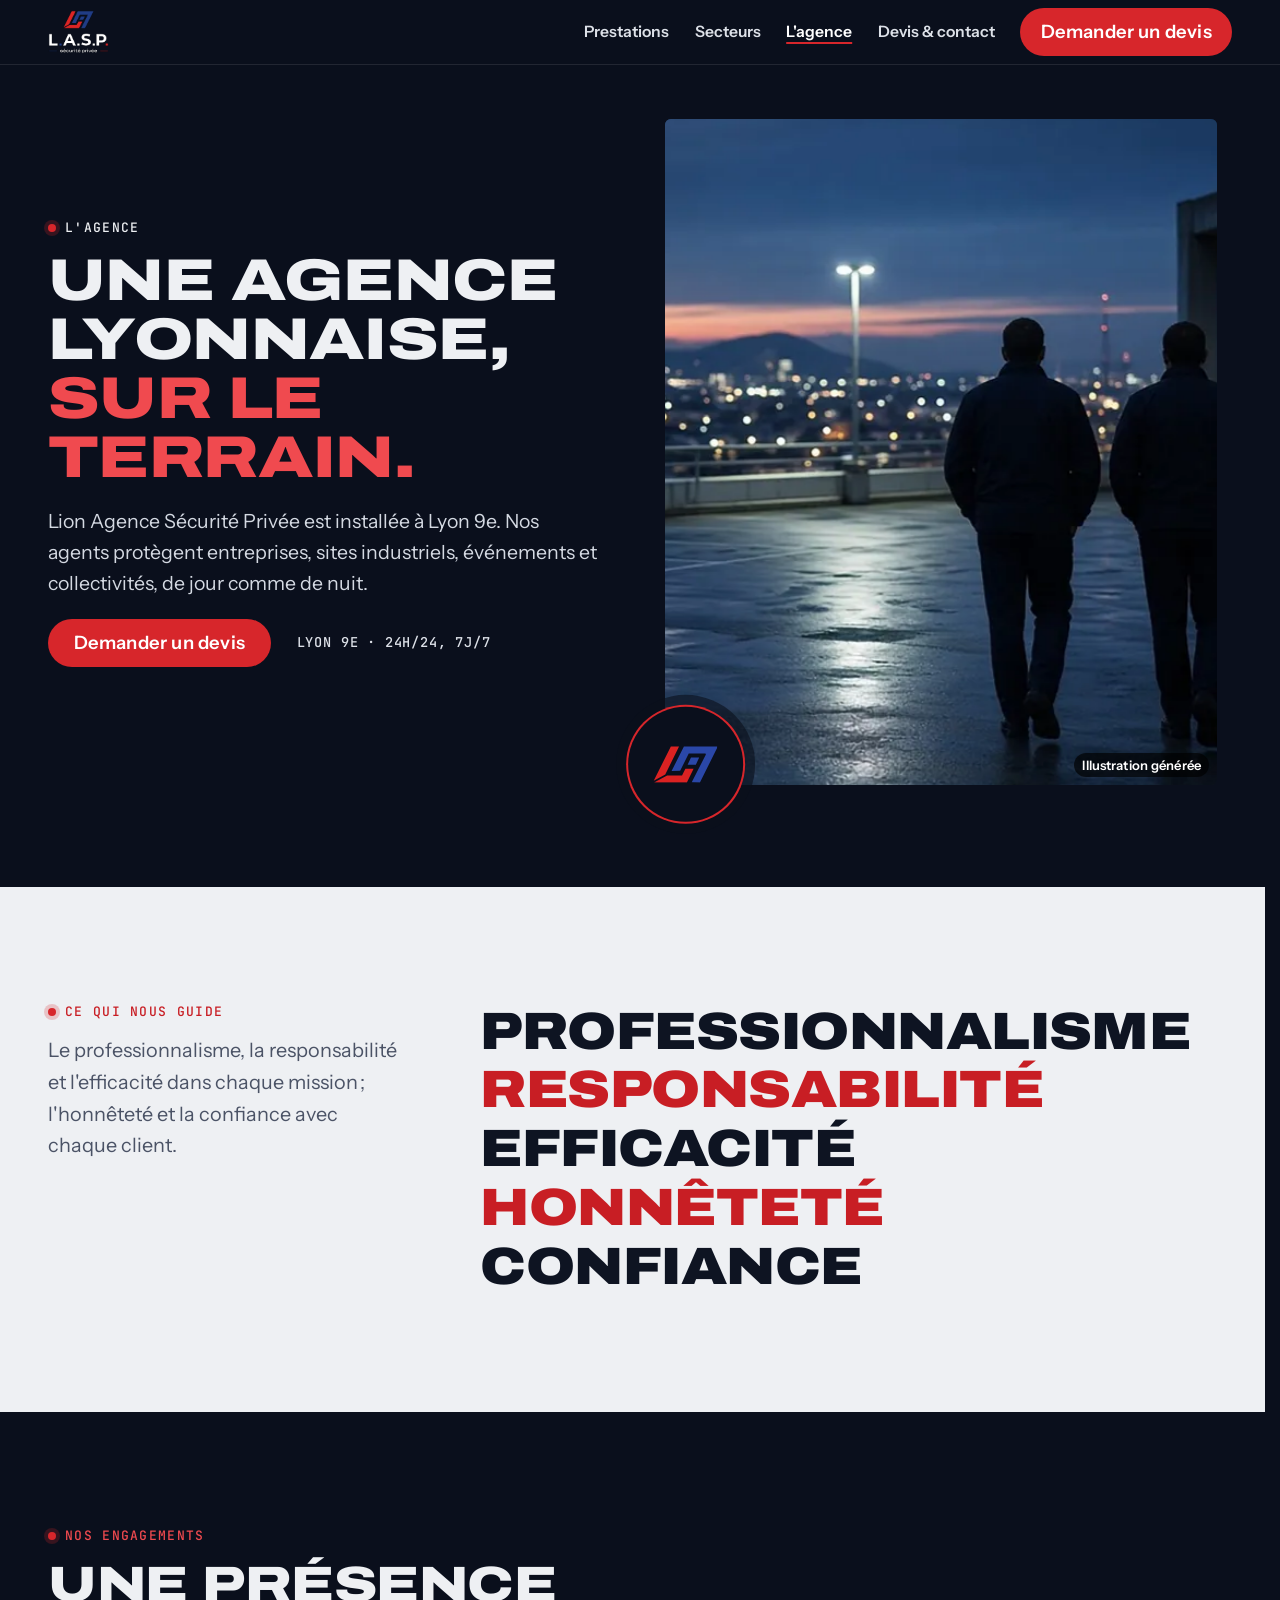
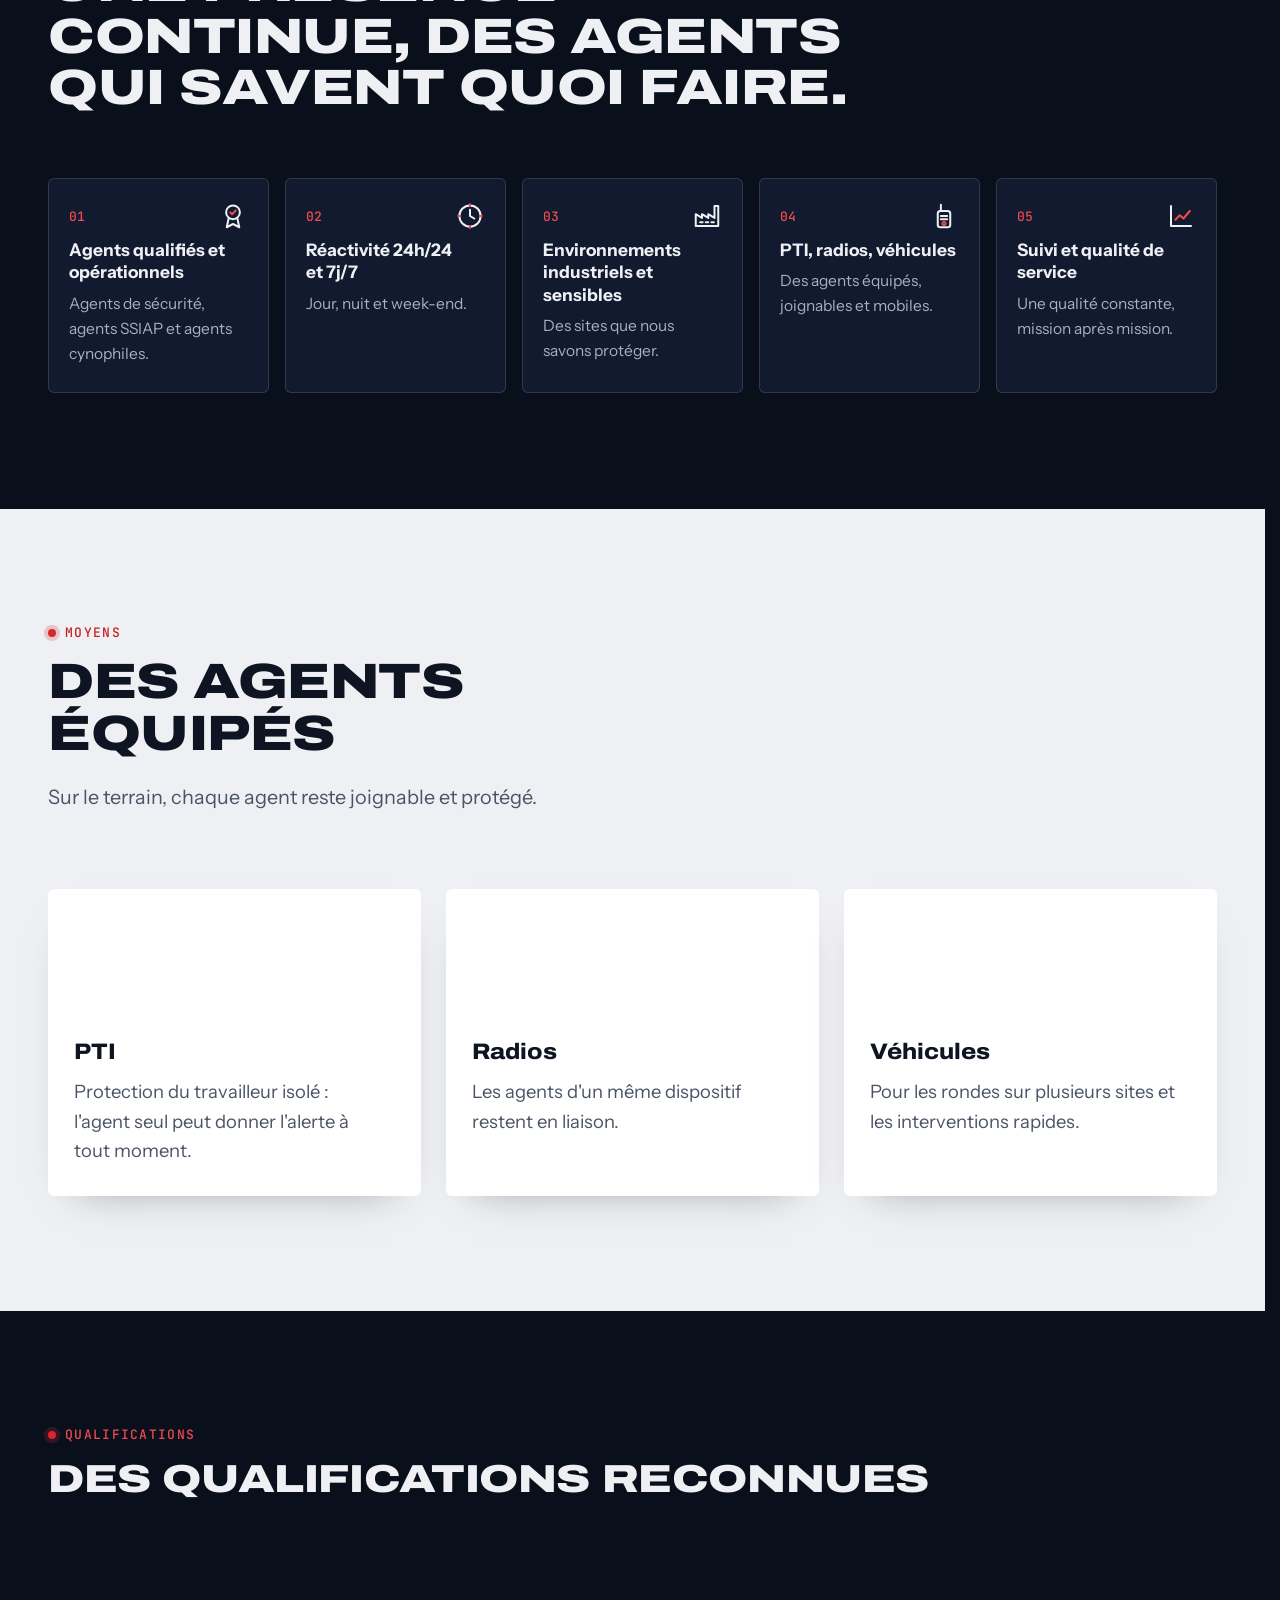
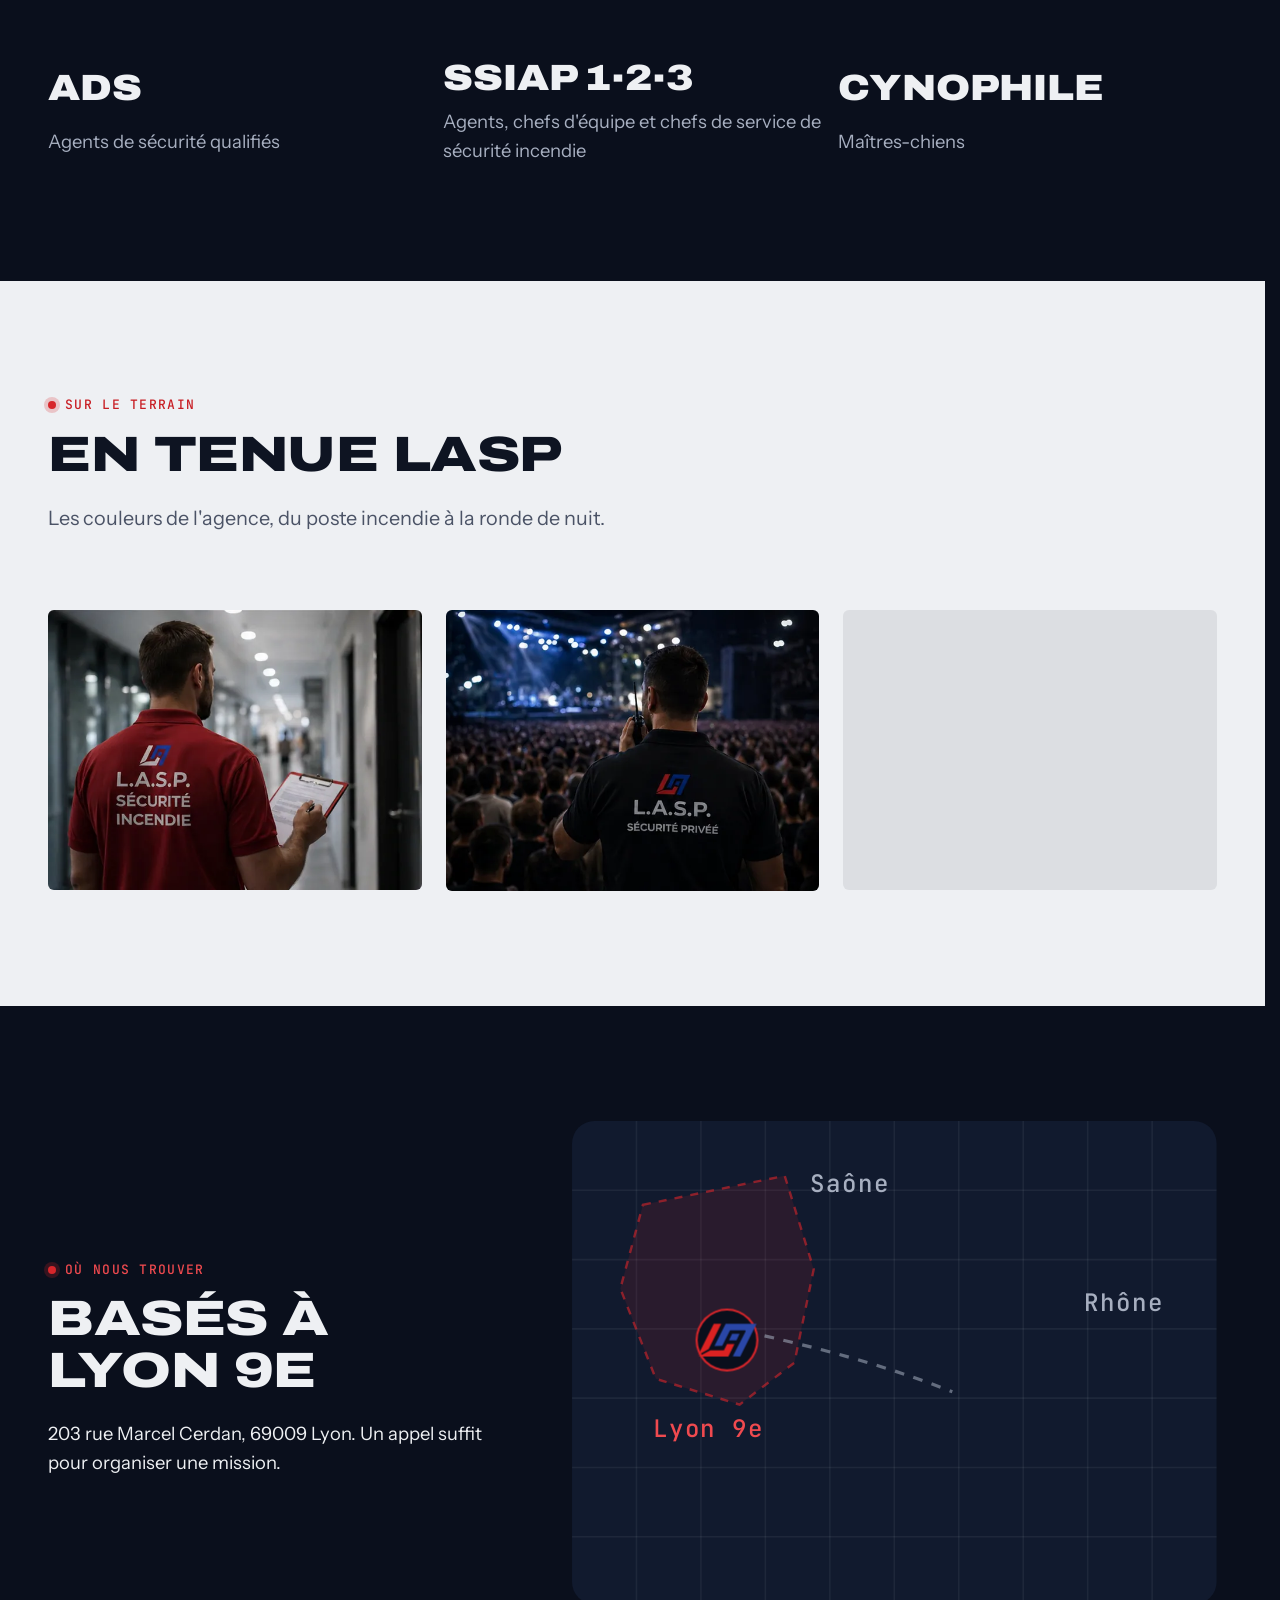
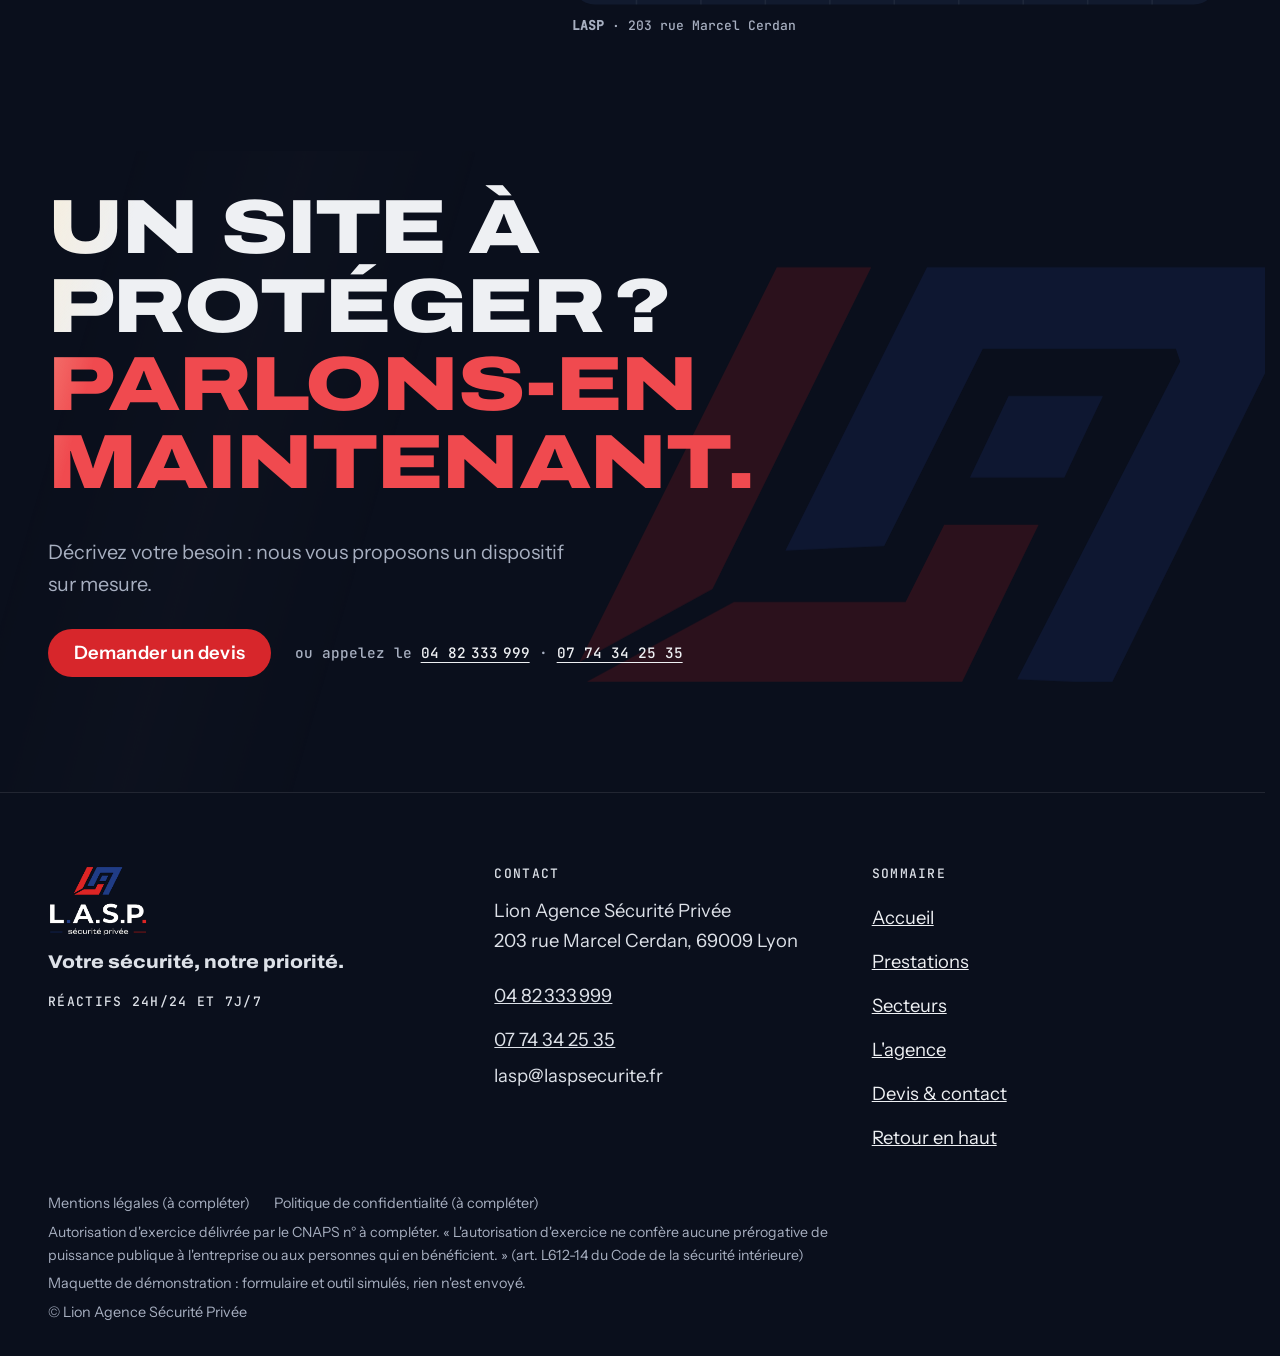
<file: agence.html>
<!doctype html>
<html lang="fr" data-v="2">
<head>
<meta charset="utf-8">
<meta name="viewport" content="width=device-width, initial-scale=1, viewport-fit=cover">
<title>L&#39;agence · LASP Sécurité</title>
<meta name="description" content="Lion Agence Sécurité Privée, à Lyon 9e : nos valeurs, nos engagements, nos moyens et nos qualifications.">
<meta name="robots" content="noindex, nofollow">
<link rel="canonical" href="https://lasp-securite-maquette.vercel.app/agence">
<style>:root{--fond:#0A0F1C;--texte:#EEF0F3;--voile-fond:#0A0F1C;--ouverture-fond:#0A0F1C;--menu-fond:#0A0F1C}:root { --entete-h: 72px; --barres-h: 0px; } html { background: var(--fond); color: var(--texte); scrollbar-gutter: stable; } body { margin: 0; background: var(--fond); } html.js:not(.secours):not([data-arrivee="retour"]) [data-anime] { opacity: 0; } html.js:not(.secours):not([data-arrivee="retour"]) [data-anime].vu { opacity: 1; } [data-voile] { position: fixed; inset: 0; z-index: 900; background: var(--voile-fond); transform: translateY(100%); visibility: hidden; pointer-events: none; } html[data-arrivee="voile"]:not(.voile-leve):not(.secours) [data-voile] { transform: none; visibility: visible; } html.secours [data-voile] { visibility: hidden !important; } .ouverture-panneau { position: fixed; inset: 0; z-index: 850; display: none; place-content: center; justify-items: center; background: var(--ouverture-fond, var(--voile-fond)); color: var(--fond); text-align: center; } html.js[data-arrivee="intro"]:not(.secours):not(.intro-finie) .ouverture-panneau { display: grid; } html.defilement-bloque, html.defilement-bloque body, html.js[data-arrivee="intro"]:not(.secours):not(.intro-finie), html.js[data-arrivee="intro"]:not(.secours):not(.intro-finie) body, html[data-arrivee="voile"]:not(.voile-leve):not(.secours), html[data-arrivee="voile"]:not(.voile-leve):not(.secours) body { overflow: hidden; } html.js[data-arrivee="intro"]:not(.secours):not(.intro-finie) { background-color: var(--ouverture-fond, var(--voile-fond)); } html[data-arrivee="voile"]:not(.voile-leve):not(.secours) { background-color: var(--voile-fond); }</style>
<script>(function () {
var d = document.documentElement, ss = null, ls = null;
try { ss = window.sessionStorage; ls = window.localStorage; } catch (e) {}
d.classList.add('js');
var nav = performance.getEntriesByType ? performance.getEntriesByType('navigation')[0] : null;
var type = nav ? nav.type : 'navigate';
var depart = null;
try { depart = JSON.parse(ss.getItem('socle:depart') || 'null'); ss.removeItem('socle:depart'); } catch (e) {}
if (depart && !(Date.now() - depart.t < 15000)) depart = null;
var mode = type === 'back_forward' ? 'retour' : type === 'reload' ? 'intro' : depart ? 'voile' : 'intro';
d.setAttribute('data-arrivee', mode);
if (mode === 'voile' && depart.couleur) d.style.setProperty('--voile-fond', depart.couleur);
if (type === 'reload' && 'scrollRestoration' in history) {
history.scrollRestoration = 'manual';
}
try {
var choisie = ls && ls.getItem('socle:langue');
var langue = (d.lang || '').slice(0, 2);
if (choisie && choisie !== langue && type === 'navigate' && !depart) {
var alt = document.querySelector('link[rel="alternate"][hreflang="' + choisie + '"]');
if (alt) location.replace(new URL(alt.href).pathname + location.search + location.hash);
}
} catch (e) {}
setTimeout(function () { if (!d.classList.contains('demarre')) d.classList.add('secours'); }, 2000);
})();</script>
<link rel="preload" href="/assets/fonts/archivo-titres.woff2" as="font" type="font/woff2" crossorigin>
<link rel="preload" href="/assets/fonts/instrument-sans.woff2" as="font" type="font/woff2" crossorigin>
<link rel="stylesheet" href="/assets/css/socle.css?v=2">
<link rel="stylesheet" href="/assets/css/site.css?v=2">
<link rel="modulepreload" href="/assets/js/site.js?v=2">
<link rel="modulepreload" href="/assets/js/socle/index.js?v=2">
<script src="/assets/vendor/gsap.min.js" defer></script>
<script src="/assets/vendor/ScrollTrigger.min.js" defer></script>
<script src="/assets/vendor/SplitText.min.js" defer></script>
<script type="module" src="/assets/js/site.js?v=2"></script>
<meta name="theme-color" content="#0A0F1C">
<link rel="icon" href="/assets/images/favicon.svg" type="image/svg+xml">
<link rel="apple-touch-icon" href="/assets/images/apple-touch-icon.png">
<meta property="og:type" content="website">
<meta property="og:site_name" content="LASP Sécurité">
<meta property="og:locale" content="fr_FR">
<meta property="og:title" content="L&#39;agence · LASP Sécurité">
<meta property="og:description" content="Lion Agence Sécurité Privée, à Lyon 9e : nos valeurs, nos engagements, nos moyens et nos qualifications.">
<meta property="og:url" content="https://lasp-securite-maquette.vercel.app/agence">
<meta property="og:image" content="https://lasp-securite-maquette.vercel.app/assets/partage/agence-fr.jpg">
<meta property="og:image:width" content="1200">
<meta property="og:image:height" content="630">
<meta property="og:image:alt" content="L&#39;agence LASP Sécurité à Lyon">
<meta name="twitter:card" content="summary_large_image">
<script type="application/ld+json">{"@context":"https://schema.org","@type":"LocalBusiness","additionalType":"https://schema.org/ProfessionalService","name":"Lion Agence Sécurité Privée (LASP)","url":"https://lasp-securite-maquette.vercel.app/","telephone":["+33482333999","+33774342535"],"email":"lasp@laspsecurite.fr","address":{"@type":"PostalAddress","streetAddress":"203 rue Marcel Cerdan","postalCode":"69009","addressLocality":"Lyon","addressCountry":"FR"},"areaServed":"Lyon","slogan":"Votre sécurité, notre priorité.","description":"Sécurité privée à Lyon : agents de sécurité, maîtres-chiens, sécurité incendie SSIAP, événementiel, prévention des vols en magasin, rondes et interventions, 24h/24 et 7j/7."}</script>
</head>
<body id="haut">
<div data-voile data-forme="iris" aria-hidden="true"><div class="voile-contenu"><svg class="monogramme voile-mono" viewBox="0 0 173 98" aria-hidden="true" focusable="false"><path class="mono-l" fill="#DB2222" d="M108.5 61.5 L86.5 61.5 L77.5 79.5 L37.5 79.5 L2.5 98.5 L90.5 98.5 Z M69.5 1.5 L47.5 1.5 L1.5 93.5 L32.5 76.5 Z"/><path class="mono-a" fill="#2A47A8" d="M101.5 31.5 L92.5 50.5 L114.5 50.5 L123.5 31.5 Z M173.5 1.5 L82.5 1.5 L49.5 67.5 L72.5 66.5 L95.5 20.5 L140.5 20.5 L141.5 23.5 L103.5 97.5 L125.5 98.5 Z"/></svg><span data-voile-libelle>L&#39;agence</span></div></div>
<div class="ouverture-panneau" data-ouverture aria-hidden="true">
  <div class="ouverture-objet" data-ouverture-objet><svg class="monogramme ouverture-mono" viewBox="0 0 173 98" aria-hidden="true" focusable="false"><path class="mono-l" fill="#DB2222" d="M108.5 61.5 L86.5 61.5 L77.5 79.5 L37.5 79.5 L2.5 98.5 L90.5 98.5 Z M69.5 1.5 L47.5 1.5 L1.5 93.5 L32.5 76.5 Z"/><path class="mono-a" fill="#2A47A8" d="M101.5 31.5 L92.5 50.5 L114.5 50.5 L123.5 31.5 Z M173.5 1.5 L82.5 1.5 L49.5 67.5 L72.5 66.5 L95.5 20.5 L140.5 20.5 L141.5 23.5 L103.5 97.5 L125.5 98.5 Z"/></svg></div>
  <span class="ouverture-trait"></span>
  <p class="ouverture-ligne">Lion Agence Sécurité Privée</p>
</div>
<a class="evitement" href="#contenu">Aller au contenu</a>
<header data-entete>
  <div class="entete-rangee">
    <a class="entete-logo" href="/" data-libelle="Accueil">
      <img src="/assets/images/logo-lasp.png" alt="" width="61" height="44"><span class="visuellement-cache">LASP Sécurité, retour à l&#39;accueil</span>
    </a>
    <nav data-nav aria-label="Navigation principale">
      <ul><li><a href="/prestations" data-libelle="Prestations">Prestations</a></li><li><a href="/secteurs" data-libelle="Secteurs">Secteurs</a></li><li><a href="/agence" data-libelle="L&#39;agence" aria-current="page">L&#39;agence</a></li><li><a href="/devis" data-libelle="Devis &amp; contact">Devis &amp; contact</a></li></ul>
    </nav>
    <div class="entete-actions">
      <a class="bouton" href="/devis" data-libelle="Devis &amp; contact">Demander un devis</a>
      <button type="button" data-menu-bouton aria-controls="menu" aria-expanded="false" data-libelle-ouvrir="Menu" data-libelle-fermer="Fermer"><span data-libelle-bouton>Menu</span></button>
      <a class="menu-sansjs" href="#menu" data-menu-lien>Menu</a>
    </div>
  </div>
</header>
<script>/* Avant le premier affichage : rangées de la navigation (même règle que ajusterNav dans assets/js/socle/entete.js)
   et hauteur réelle de l'en-tête, pour que rien ne saute quand le JavaScript du site prend la main. */
(function () {
  var h = document.documentElement, u = document.querySelector('[data-nav] ul'), e = document.querySelector('[data-entete]');
  if (u) {
    var deborde = function () { return u.scrollWidth > u.clientWidth + 1; }, c = deborde();
    if (c && window.matchMedia('(min-width: 900px)').matches) {
      h.classList.add('nav-deux-rangees'); c = deborde();
      if (c) { h.classList.add('nav-deux-lignes'); var a = u.querySelector('a'); c = !a || u.getBoundingClientRect().height > a.getBoundingClientRect().height * 2.5; }
      if (c) h.classList.remove('nav-deux-rangees', 'nav-deux-lignes');
    }
    if (c) h.classList.add('nav-compacte');
  }
  if (e) h.style.setProperty('--entete-h', Math.round(e.getBoundingClientRect().height) + 'px');
})();</script>
<span id="menu-ferme" aria-hidden="true"></span>
<div id="menu" data-menu role="dialog" aria-modal="true" aria-label="Menu">
  <p class="menu-sansjs-fermer"><a href="#menu-ferme">Fermer</a></p>
  <ul><li style="--i:0"><a href="/" class="menu-lien" data-libelle="Accueil">Accueil</a></li><li style="--i:1"><a href="/prestations" class="menu-lien" data-libelle="Prestations">Prestations</a></li><li style="--i:2"><a href="/secteurs" class="menu-lien" data-libelle="Secteurs">Secteurs</a></li><li style="--i:3"><a href="/agence" class="menu-lien" data-libelle="L&#39;agence" aria-current="page">L&#39;agence</a></li><li style="--i:4"><a href="/devis" class="menu-lien" data-libelle="Devis &amp; contact">Devis &amp; contact</a></li></ul>
  <p class="menu-tel"><a class="bouton" href="tel:+33482333999">Appeler 04 82 333 999</a> <a class="bouton bouton--contour" href="tel:+33774342535">07 74 34 25 35</a></p>
  <p class="menu-dispo">Réactifs 24h/24 et 7j/7</p>
</div>
<main id="contenu" tabindex="-1">
<section class="ouv-agence s-nuit" id="debut">
  <div class="conteneur ouv-agence-grille">
    <div class="ouv-agence-texte">
      <p class="surtitre ouv-surtitre">L&#39;agence</p>
      <h1 class="ouv-titre" data-anime="gsap"><span class="hero-masque"><span class="hero-ligne">Une agence lyonnaise,</span></span><span class="hero-masque"><span class="hero-ligne"><em>sur le terrain.</em></span></span></h1>
      <p class="ouv-texte masque-ecran-bas" data-anime="gsap">Lion Agence Sécurité Privée est installée à Lyon 9e. Nos agents protègent entreprises, sites industriels, événements et collectivités, de jour comme de nuit.</p>
      <div class="ouv-actions" data-anime="gsap">
        <a href="/devis#demande" class="bouton" data-libelle="Devis &amp; contact" data-action-principale>Demander un devis</a>
        <p class="hero-info" data-info-cle>Lyon 9e · 24h/24, 7j/7</p>
      </div>
    </div>
    <div class="ouv-agence-visuel">
      <div class="apercu-flou" aria-hidden="true" data-audit-ignorer style="--flou:url([data-uri]);--flou-m:url([data-uri]);--cadrage:70% 50%"></div>
      <figure class="media ouv-agence-media" data-grok data-fx="parallaxe" data-fx-force="8" style="--cadrage:70% 50%;--cadrage-mobile:72% 50%">
  <picture><source media="(max-width: 760px) and (orientation: portrait)" srcset="/assets/images/grok/agence-ouverture-mobile-640.webp 640w, /assets/images/grok/agence-ouverture-mobile-1080.webp 1080w" sizes="(max-width: 760px) 100vw, 55vw">
    <img src="/assets/images/grok/agence-ouverture-1280.webp" srcset="/assets/images/grok/agence-ouverture-640.webp 640w, /assets/images/grok/agence-ouverture-1280.webp 1280w, /assets/images/grok/agence-ouverture-1920.webp 1920w" sizes="(max-width: 760px) 100vw, 55vw" alt="Deux agents au crépuscule sur le toit d&#39;un parking" width="1280" height="720" fetchpriority="high" loading="eager" decoding="async">
  </picture><figcaption class="mention-ia">Illustration générée</figcaption>
</figure>
      <span class="badge-mono" data-iris-centre="disque" aria-hidden="true"><svg class="monogramme badge-mono-svg" viewBox="0 0 173 98" aria-hidden="true" focusable="false"><path class="mono-l" fill="#DB2222" d="M108.5 61.5 L86.5 61.5 L77.5 79.5 L37.5 79.5 L2.5 98.5 L90.5 98.5 Z M69.5 1.5 L47.5 1.5 L1.5 93.5 L32.5 76.5 Z"/><path class="mono-a" fill="#2A47A8" d="M101.5 31.5 L92.5 50.5 L114.5 50.5 L123.5 31.5 Z M173.5 1.5 L82.5 1.5 L49.5 67.5 L72.5 66.5 L95.5 20.5 L140.5 20.5 L141.5 23.5 L103.5 97.5 L125.5 98.5 Z"/></svg></span>
    </div>
  </div>
</section>
<section class="valeurs s-clair" id="valeurs">
  <div class="conteneur valeurs-grille">
    <div>
      <p class="surtitre ">Ce qui nous guide</p>
      <p class="intro" data-anime>Le professionnalisme, la responsabilité et l&#39;efficacité dans chaque mission ; l&#39;honnêteté et la confiance avec chaque client.</p>
    </div>
    <ul class="valeurs-mots" data-visuel><li data-effet="valeurs">Professionnalisme</li><li data-effet="valeurs">Responsabilité</li><li data-effet="valeurs">Efficacité</li><li data-effet="valeurs">Honnêteté</li><li data-effet="valeurs">Confiance</li></ul>
  </div>
</section>
<section class="engagements-agence s-nuit" id="engagements">
  <div class="conteneur">
    <div class="tete-section">
      <p class="surtitre ">Nos engagements</p>
      <h2 data-anime="lignes">Une présence continue, des agents qui savent quoi faire.</h2>
    </div>
    <ul class="engagements-cartes" data-anime="cascade" data-visuel><li><span class="ec-tete"><span class="ec-num" aria-hidden="true">01</span><svg class="picto ec-picto" viewBox="0 0 24 24" aria-hidden="true" focusable="false"><circle cx="12" cy="9" r="5.5"/><path d="M8.6 13.4L7 21l5-2.6 5 2.6-1.6-7.6"/><path class="pi-r" d="M9.8 9.1l1.5 1.5 2.9-3"/></svg></span><strong>Agents qualifiés et opérationnels</strong><span>Agents de sécurité, agents SSIAP et agents cynophiles.</span></li><li><span class="ec-tete"><span class="ec-num" aria-hidden="true">02</span><svg class="picto ec-picto" viewBox="0 0 24 24" aria-hidden="true" focusable="false"><circle cx="12" cy="12" r="8.5"/><path d="M12 7v5l3.4 2"/><path class="pi-r" d="M12 2.5v1.6M21.5 12h-1.6M12 21.5v-1.6M2.5 12h1.6"/></svg></span><strong>Réactivité 24h/24 et 7j/7</strong><span>Jour, nuit et week-end.</span></li><li><span class="ec-tete"><span class="ec-num" aria-hidden="true">03</span><svg class="picto ec-picto" viewBox="0 0 24 24" aria-hidden="true" focusable="false"><path d="M3 20V10.5l5 3v-3l5 3v-3l5 3V4h3v16z"/><path d="M6.5 17h2M11 17h2M15.5 17h2"/></svg></span><strong>Environnements industriels et sensibles</strong><span>Des sites que nous savons protéger.</span></li><li><span class="ec-tete"><span class="ec-num" aria-hidden="true">04</span><svg class="picto ec-picto" viewBox="0 0 24 24" aria-hidden="true" focusable="false"><rect x="7" y="8" width="10" height="13" rx="2"/><path d="M9.5 8V3M9.5 12h5M9.5 14.5h5"/><circle class="pi-r" cx="12" cy="18" r="1.2"/></svg></span><strong>PTI, radios, véhicules</strong><span>Des agents équipés, joignables et mobiles.</span></li><li><span class="ec-tete"><span class="ec-num" aria-hidden="true">05</span><svg class="picto ec-picto" viewBox="0 0 24 24" aria-hidden="true" focusable="false"><path d="M4 20V4M4 20h16"/><path class="pi-r" d="M7.5 15l3.5-3.6 3 2.6 5-6"/></svg></span><strong>Suivi et qualité de service</strong><span>Une qualité constante, mission après mission.</span></li></ul>
  </div>
</section>
<section class="moyens s-clair" id="moyens">
  <div class="conteneur">
    <div class="tete-section tete-section--ligne">
      <div><p class="surtitre ">Moyens</p><h2 data-anime="lignes">Des agents équipés</h2><p class="intro" data-anime>Sur le terrain, chaque agent reste joignable et protégé.</p></div>
    </div>
    <ul class="moyens-liste"><li class="moyen">
      <svg class="moyen-icone" viewBox="0 0 100 100" aria-hidden="true" focusable="false" data-fx="trace" data-visuel><rect x="32" y="22" width="36" height="58" rx="9"/><circle cx="50" cy="44" r="9"/><path d="M44 64h12M44 70h12M68 34h6v16h-6M41 22V12h8"/></svg>
      <h3>PTI</h3><p>Protection du travailleur isolé : l&#39;agent seul peut donner l&#39;alerte à tout moment.</p>
    </li><li class="moyen">
      <svg class="moyen-icone" viewBox="0 0 100 100" aria-hidden="true" focusable="false" data-fx="trace" data-visuel><rect x="33" y="30" width="34" height="56" rx="7"/><path d="M42 30V8M40 44h20M40 50h20M40 56h20"/><circle cx="50" cy="72" r="5"/><path d="M60 30v-6h6"/></svg>
      <h3>Radios</h3><p>Les agents d&#39;un même dispositif restent en liaison.</p>
    </li><li class="moyen">
      <svg class="moyen-icone" viewBox="0 0 100 100" aria-hidden="true" focusable="false" data-fx="trace" data-visuel><path d="M8 72V42h52l16 16 14 3v11H8z"/><path d="M60 42v16h16M30 42v16"/><circle cx="26" cy="74" r="8"/><circle cx="74" cy="74" r="8"/></svg>
      <h3>Véhicules</h3><p>Pour les rondes sur plusieurs sites et les interventions rapides.</p>
    </li></ul>
  </div>
</section>
<section class="qualifs s-nuit" id="qualifications">
  <div class="conteneur qualifs-grille">
    <div><p class="surtitre ">Qualifications</p><h2 data-anime="lignes">Des qualifications reconnues</h2></div>
    <ul class="qualifs-liste"><li><span class="qualif-ecusson" data-fx="trace" data-visuel><svg class="ecusson" viewBox="0 0 64 64" aria-hidden="true" focusable="false"><path d="M32 4l24 9v15c0 15-10.4 27-24 32C18.4 55 8 43 8 28V13z"/><path d="M32 12l17 6.4v10.2c0 10.6-7.3 19-17 22.6-9.7-3.6-17-12-17-22.6V18.4z"/></svg></span><span class="qualif-sigle" data-anime>ADS</span><span data-anime>Agents de sécurité qualifiés</span></li><li><span class="qualif-ecusson" data-fx="trace" data-visuel><svg class="ecusson" viewBox="0 0 64 64" aria-hidden="true" focusable="false"><path d="M32 4l24 9v15c0 15-10.4 27-24 32C18.4 55 8 43 8 28V13z"/><path d="M32 12l17 6.4v10.2c0 10.6-7.3 19-17 22.6-9.7-3.6-17-12-17-22.6V18.4z"/></svg></span><span class="qualif-sigle" data-anime>SSIAP 1·2·3</span><span data-anime>Agents, chefs d&#39;équipe et chefs de service de sécurité incendie</span></li><li><span class="qualif-ecusson" data-fx="trace" data-visuel><svg class="ecusson" viewBox="0 0 64 64" aria-hidden="true" focusable="false"><path d="M32 4l24 9v15c0 15-10.4 27-24 32C18.4 55 8 43 8 28V13z"/><path d="M32 12l17 6.4v10.2c0 10.6-7.3 19-17 22.6-9.7-3.6-17-12-17-22.6V18.4z"/></svg></span><span class="qualif-sigle" data-anime>Cynophile</span><span data-anime>Maîtres-chiens</span></li></ul>
  </div>
</section>
<section class="tenue s-clair" id="tenue">
  <div class="conteneur">
    <div class="tete-section tete-section--ligne">
      <div><p class="surtitre ">Sur le terrain</p><h2 data-anime="lignes">En tenue LASP</h2><p class="intro" data-anime>Les couleurs de l&#39;agence, du poste incendie à la ronde de nuit.</p></div>
    </div>
    <ul class="tenue-trio" data-anime="cascade">
      <li><figure class="media tenue-media" style="--cadrage:45% 40%">
  <picture>
    <img src="/assets/images/lasp-incendie-800.webp" srcset="/assets/images/lasp-incendie-640.webp 640w, /assets/images/lasp-incendie-800.webp 800w" sizes="(max-width: 760px) 100vw, 33vw" alt="Agent LASP en polo rouge de sécurité incendie" width="800" height="600" loading="lazy" decoding="async">
  </picture>
</figure></li>
      <li><figure class="media tenue-media" style="--cadrage:50% 40%">
  <picture>
    <img src="/assets/images/lasp-evenementiel-800.webp" srcset="/assets/images/lasp-evenementiel-640.webp 640w, /assets/images/lasp-evenementiel-800.webp 800w" sizes="(max-width: 760px) 100vw, 33vw" alt="Agent LASP face au public d’un concert" width="800" height="600" loading="lazy" decoding="async">
  </picture>
</figure></li>
      <li><figure class="media tenue-media" style="--cadrage:55% 45%">
  <picture>
    <img src="/assets/images/lasp-maitre-chien-800.webp" srcset="/assets/images/lasp-maitre-chien-640.webp 640w, /assets/images/lasp-maitre-chien-800.webp 800w" sizes="(max-width: 760px) 100vw, 33vw" alt="Maître-chien LASP et son chien, la nuit" width="800" height="600" loading="lazy" decoding="async">
  </picture>
</figure></li>
    </ul>
  </div>
</section>
<section class="lieu s-nuit" id="lieu">
  <div class="conteneur lieu-grille">
    <div>
      <p class="surtitre ">Où nous trouver</p>
      <h2 data-anime="lignes">Basés à Lyon 9e</h2>
      <p data-anime>203 rue Marcel Cerdan, 69009 Lyon. Un appel suffit pour organiser une mission.</p>
    </div>
    <figure class="plan plan--nuit" data-visuel role="img" aria-label="Plan schématique de Lyon, agence dans le 9e arrondissement">
  <svg viewBox="0 0 400 300" aria-hidden="true" focusable="false" data-fx="trace">
    <rect class="plan-fond" x="0" y="0" width="400" height="300" rx="14"/>
    <g class="plan-grille"><line x1="40" y1="0" x2="40" y2="300"/><line x1="80" y1="0" x2="80" y2="300"/><line x1="120" y1="0" x2="120" y2="300"/><line x1="160" y1="0" x2="160" y2="300"/><line x1="200" y1="0" x2="200" y2="300"/><line x1="240" y1="0" x2="240" y2="300"/><line x1="280" y1="0" x2="280" y2="300"/><line x1="320" y1="0" x2="320" y2="300"/><line x1="360" y1="0" x2="360" y2="300"/><line x1="0" y1="43" x2="400" y2="43"/><line x1="0" y1="86" x2="400" y2="86"/><line x1="0" y1="129" x2="400" y2="129"/><line x1="0" y1="172" x2="400" y2="172"/><line x1="0" y1="215" x2="400" y2="215"/><line x1="0" y1="258" x2="400" y2="258"/></g>
    <path class="plan-zone" d="M44 52 L132 34 L150 92 L138 150 L104 176 L52 160 L30 104 Z"/>
    <path class="plan-eau" data-fx-trait d="M128 6 C 136 46, 112 78, 140 118 S 176 200, 196 262 L 204 300"/>
    <path class="plan-eau" data-fx-trait d="M394 34 C 330 70, 268 104, 240 156 S 210 236, 196 262"/>
    <path class="plan-route" data-fx-trait d="M96 128 C 150 140, 190 150, 236 168"/>
    <text class="plan-nom" x="148" y="44">Saône</text>
    <text class="plan-nom" x="318" y="118">Rhône</text>
    <text class="plan-nom plan-nom--zone" x="50" y="196">Lyon 9e</text>
  </svg>
  <span class="plan-point" style="left:24%;top:42.6%"><span class="plan-onde" data-effet="carte"></span><span class="plan-onde plan-onde--2"></span><svg class="monogramme plan-mono" viewBox="0 0 173 98" aria-hidden="true" focusable="false"><path class="mono-l" fill="#DB2222" d="M108.5 61.5 L86.5 61.5 L77.5 79.5 L37.5 79.5 L2.5 98.5 L90.5 98.5 Z M69.5 1.5 L47.5 1.5 L1.5 93.5 L32.5 76.5 Z"/><path class="mono-a" fill="#2A47A8" d="M101.5 31.5 L92.5 50.5 L114.5 50.5 L123.5 31.5 Z M173.5 1.5 L82.5 1.5 L49.5 67.5 L72.5 66.5 L95.5 20.5 L140.5 20.5 L141.5 23.5 L103.5 97.5 L125.5 98.5 Z"/></svg></span>
  <figcaption class="plan-legende"><strong>LASP</strong> · 203 rue Marcel Cerdan</figcaption>
</figure>
  </div>
</section>
<section class="fin s-nuit" id="fin">
  <div class="fin-decor" data-visuel aria-hidden="true"><svg class="monogramme fin-mono" viewBox="0 0 173 98" aria-hidden="true" focusable="false"><path class="mono-l" fill="#DB2222" d="M108.5 61.5 L86.5 61.5 L77.5 79.5 L37.5 79.5 L2.5 98.5 L90.5 98.5 Z M69.5 1.5 L47.5 1.5 L1.5 93.5 L32.5 76.5 Z"/><path class="mono-a" fill="#2A47A8" d="M101.5 31.5 L92.5 50.5 L114.5 50.5 L123.5 31.5 Z M173.5 1.5 L82.5 1.5 L49.5 67.5 L72.5 66.5 L95.5 20.5 L140.5 20.5 L141.5 23.5 L103.5 97.5 L125.5 98.5 Z"/></svg><span class="fin-faisceau" data-effet="balayage"></span></div>
  <div class="conteneur fin-contenu">
    <div class="fin-titre-bloc" data-anime>
      <h2 class="fin-titre">Un site à protéger ?<br><em>Parlons-en maintenant.</em></h2>
      <p class="fin-titre fin-lumiere" aria-hidden="true" data-audit-ignorer data-effet="lumiere-titre" data-grille="typo">Un site à protéger ?<br><em>Parlons-en maintenant.</em></p>
    </div>
    <p class="fin-texte" data-anime>Décrivez votre besoin : nous vous proposons un dispositif sur mesure.</p>
    <div class="fin-actions" data-anime>
      <a href="/devis#demande" class="bouton" data-libelle="Devis &amp; contact" data-survol="magnetique">Demander un devis</a>
      <p class="fin-tel">ou appelez le <a href="tel:+33482333999">04 82 333 999</a> · <a href="tel:+33774342535">07 74 34 25 35</a></p>
    </div>
  </div>
</section>
</main>
<nav class="fil-ronde" aria-label="Ronde de la page" data-fil="Aller à" data-grille="fil"><ol><li class="fil-progres-li" aria-hidden="true"><span class="fil-progres"></span></li></ol></nav>
<footer class="pied" id="pied">
  <div class="conteneur pied-grille">
    <div class="pied-marque">
      <img src="/assets/images/logo-lasp.png" alt="L.A.S.P. sécurité privée" width="100" height="72" loading="lazy">
      <p class="pied-slogan">Votre sécurité, notre priorité.</p>
      <p class="pied-dispo">Réactifs 24h/24 et 7j/7</p>
    </div>
    <div>
      <p class="pied-titre">Contact</p>
      <p>Lion Agence Sécurité Privée<br>203 rue Marcel Cerdan, 69009 Lyon</p>
      <p><a href="tel:+33482333999">04 82 333 999</a><br><a href="tel:+33774342535">07 74 34 25 35</a><br><span class="email-texte">lasp@laspsecurite.fr</span></p>
    </div>
    <nav aria-label="Sommaire">
      <p class="pied-titre">Sommaire</p>
      <ul><li><a href="/" data-libelle="Accueil">Accueil</a></li><li><a href="/prestations" data-libelle="Prestations">Prestations</a></li><li><a href="/secteurs" data-libelle="Secteurs">Secteurs</a></li><li><a href="/agence" data-libelle="L&#39;agence" aria-current="page">L&#39;agence</a></li><li><a href="/devis" data-libelle="Devis &amp; contact">Devis &amp; contact</a></li><li><a href="#haut" data-sans-transition>Retour en haut</a></li></ul>
    </nav>
  </div>
  <div class="conteneur pied-bas">
    <p class="pied-legal"><span>Mentions légales (à compléter)</span><span>Politique de confidentialité (à compléter)</span></p>
    <p class="pied-cnaps">Autorisation d&#39;exercice délivrée par le CNAPS n° à compléter. « L&#39;autorisation d&#39;exercice ne confère aucune prérogative de puissance publique à l&#39;entreprise ou aux personnes qui en bénéficient. » (art. L612-14 du Code de la sécurité intérieure)</p>
    <p>Maquette de démonstration : formulaire et outil simulés, rien n&#39;est envoyé.</p>
    <p>© Lion Agence Sécurité Privée</p>
  </div>
</footer>
<div data-barre-fixe>
  <a class="bouton bouton--contour" href="tel:+33482333999">Appeler</a>
  <a class="bouton" href="/devis" data-libelle="Devis &amp; contact">Demander un devis</a>
</div>
</body>
</html>
</file>
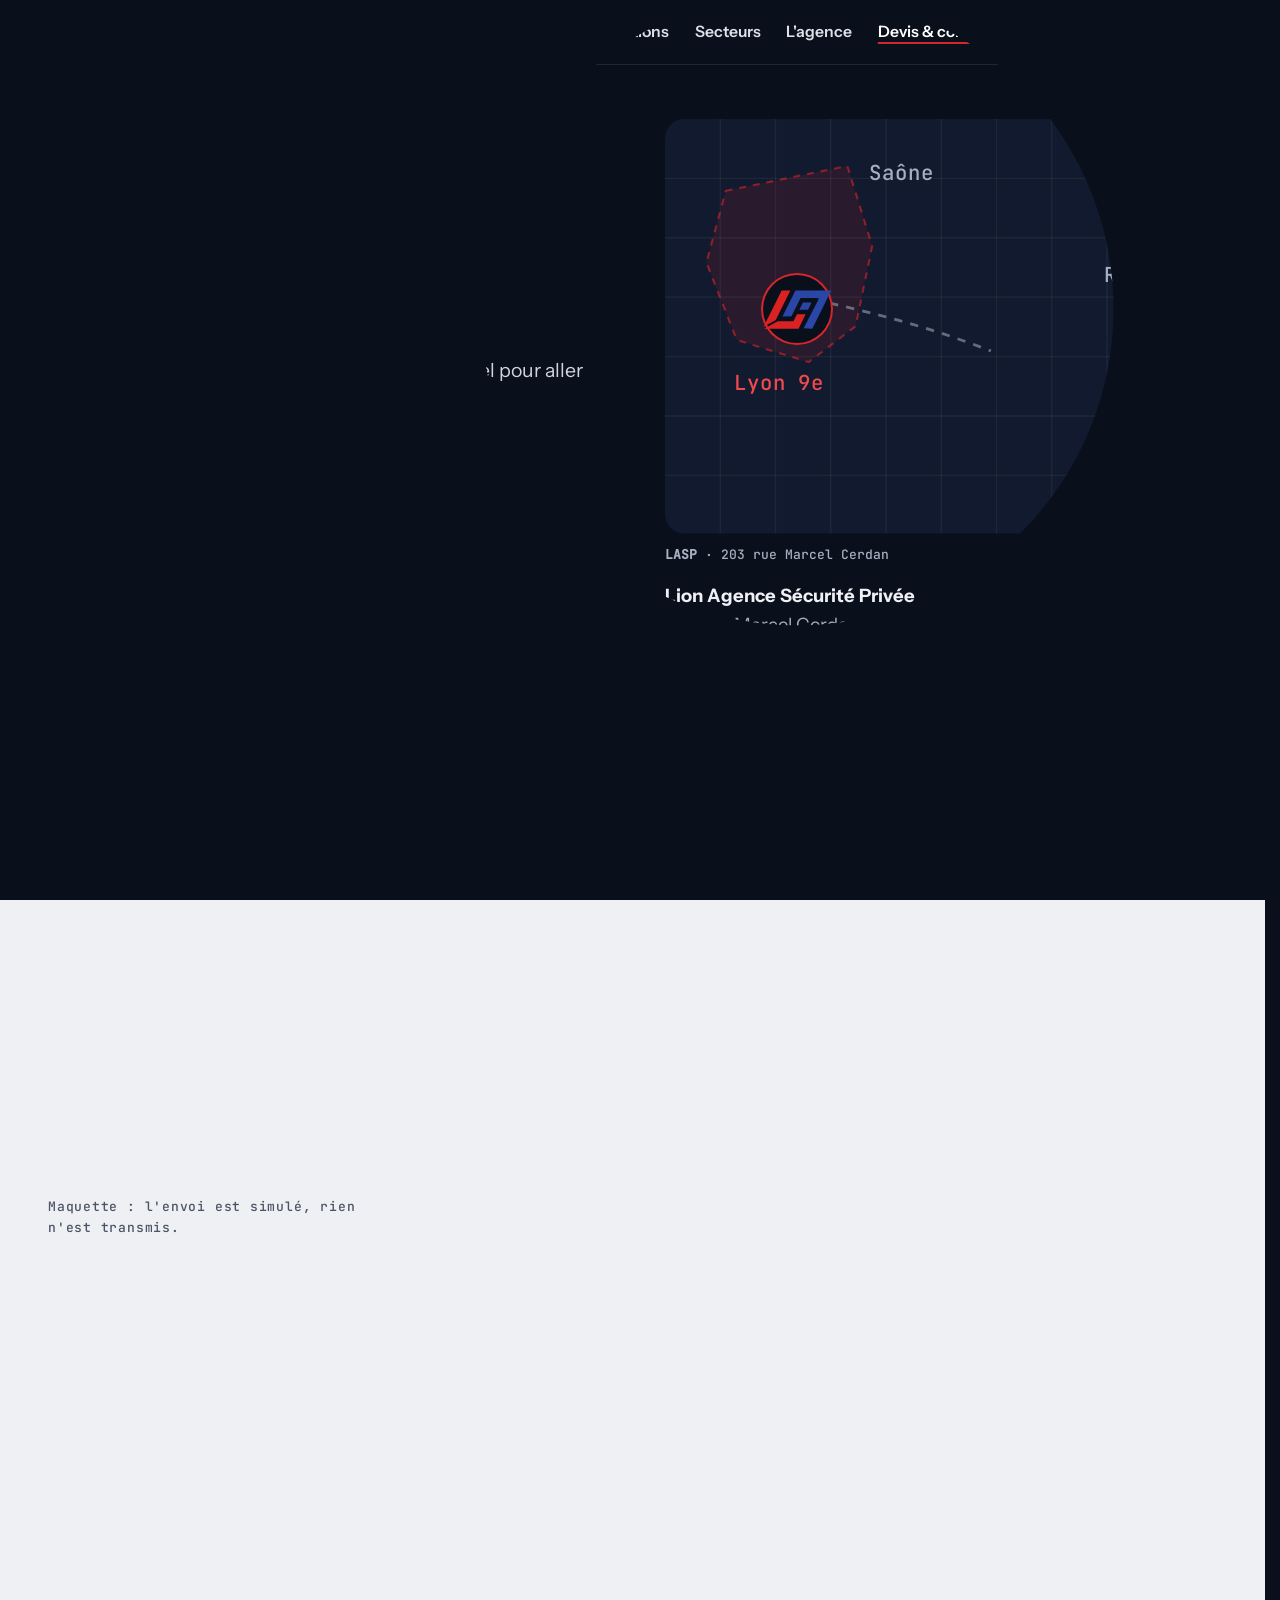
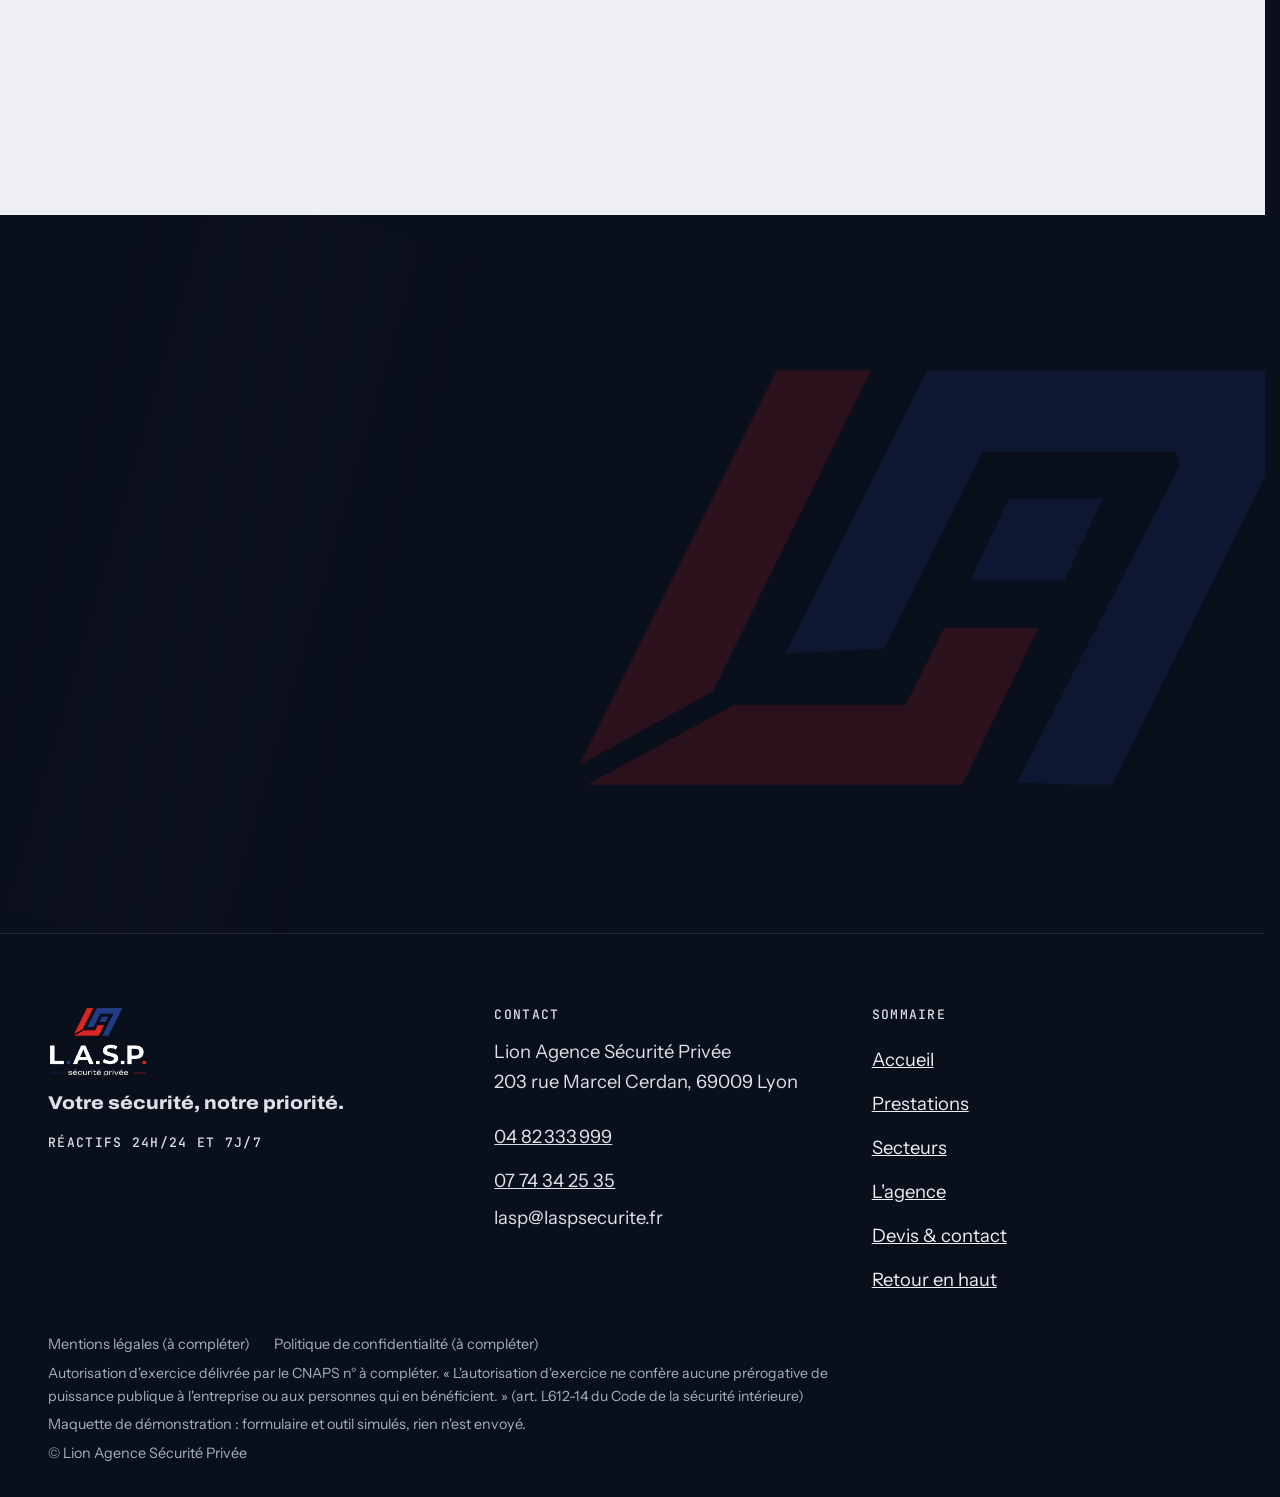
<file: devis.html>
<!doctype html>
<html lang="fr" data-v="2">
<head>
<meta charset="utf-8">
<meta name="viewport" content="width=device-width, initial-scale=1, viewport-fit=cover">
<title>Devis et contact · LASP Sécurité</title>
<meta name="description" content="Demandez un devis de sécurité privée à Lyon en trois étapes, ou appelez LASP Sécurité, 24h/24 et 7j/7.">
<meta name="robots" content="noindex, nofollow">
<link rel="canonical" href="https://lasp-securite-maquette.vercel.app/devis">
<style>:root{--fond:#0A0F1C;--texte:#EEF0F3;--voile-fond:#0A0F1C;--ouverture-fond:#0A0F1C;--menu-fond:#0A0F1C}:root { --entete-h: 72px; --barres-h: 0px; } html { background: var(--fond); color: var(--texte); scrollbar-gutter: stable; } body { margin: 0; background: var(--fond); } html.js:not(.secours):not([data-arrivee="retour"]) [data-anime] { opacity: 0; } html.js:not(.secours):not([data-arrivee="retour"]) [data-anime].vu { opacity: 1; } [data-voile] { position: fixed; inset: 0; z-index: 900; background: var(--voile-fond); transform: translateY(100%); visibility: hidden; pointer-events: none; } html[data-arrivee="voile"]:not(.voile-leve):not(.secours) [data-voile] { transform: none; visibility: visible; } html.secours [data-voile] { visibility: hidden !important; } .ouverture-panneau { position: fixed; inset: 0; z-index: 850; display: none; place-content: center; justify-items: center; background: var(--ouverture-fond, var(--voile-fond)); color: var(--fond); text-align: center; } html.js[data-arrivee="intro"]:not(.secours):not(.intro-finie) .ouverture-panneau { display: grid; } html.defilement-bloque, html.defilement-bloque body, html.js[data-arrivee="intro"]:not(.secours):not(.intro-finie), html.js[data-arrivee="intro"]:not(.secours):not(.intro-finie) body, html[data-arrivee="voile"]:not(.voile-leve):not(.secours), html[data-arrivee="voile"]:not(.voile-leve):not(.secours) body { overflow: hidden; } html.js[data-arrivee="intro"]:not(.secours):not(.intro-finie) { background-color: var(--ouverture-fond, var(--voile-fond)); } html[data-arrivee="voile"]:not(.voile-leve):not(.secours) { background-color: var(--voile-fond); }</style>
<script>(function () {
var d = document.documentElement, ss = null, ls = null;
try { ss = window.sessionStorage; ls = window.localStorage; } catch (e) {}
d.classList.add('js');
var nav = performance.getEntriesByType ? performance.getEntriesByType('navigation')[0] : null;
var type = nav ? nav.type : 'navigate';
var depart = null;
try { depart = JSON.parse(ss.getItem('socle:depart') || 'null'); ss.removeItem('socle:depart'); } catch (e) {}
if (depart && !(Date.now() - depart.t < 15000)) depart = null;
var mode = type === 'back_forward' ? 'retour' : type === 'reload' ? 'intro' : depart ? 'voile' : 'intro';
d.setAttribute('data-arrivee', mode);
if (mode === 'voile' && depart.couleur) d.style.setProperty('--voile-fond', depart.couleur);
if (type === 'reload' && 'scrollRestoration' in history) {
history.scrollRestoration = 'manual';
}
try {
var choisie = ls && ls.getItem('socle:langue');
var langue = (d.lang || '').slice(0, 2);
if (choisie && choisie !== langue && type === 'navigate' && !depart) {
var alt = document.querySelector('link[rel="alternate"][hreflang="' + choisie + '"]');
if (alt) location.replace(new URL(alt.href).pathname + location.search + location.hash);
}
} catch (e) {}
setTimeout(function () { if (!d.classList.contains('demarre')) d.classList.add('secours'); }, 2000);
})();</script>
<link rel="preload" href="/assets/fonts/archivo-titres.woff2" as="font" type="font/woff2" crossorigin>
<link rel="preload" href="/assets/fonts/instrument-sans.woff2" as="font" type="font/woff2" crossorigin>
<link rel="stylesheet" href="/assets/css/socle.css?v=2">
<link rel="stylesheet" href="/assets/css/site.css?v=2">
<link rel="modulepreload" href="/assets/js/site.js?v=2">
<link rel="modulepreload" href="/assets/js/socle/index.js?v=2">
<script src="/assets/vendor/gsap.min.js" defer></script>
<script src="/assets/vendor/ScrollTrigger.min.js" defer></script>
<script src="/assets/vendor/SplitText.min.js" defer></script>
<script type="module" src="/assets/js/site.js?v=2"></script>
<meta name="theme-color" content="#0A0F1C">
<link rel="icon" href="/assets/images/favicon.svg" type="image/svg+xml">
<link rel="apple-touch-icon" href="/assets/images/apple-touch-icon.png">
<meta property="og:type" content="website">
<meta property="og:site_name" content="LASP Sécurité">
<meta property="og:locale" content="fr_FR">
<meta property="og:title" content="Devis et contact · LASP Sécurité">
<meta property="og:description" content="Demandez un devis de sécurité privée à Lyon en trois étapes, ou appelez LASP Sécurité, 24h/24 et 7j/7.">
<meta property="og:url" content="https://lasp-securite-maquette.vercel.app/devis">
<meta property="og:image" content="https://lasp-securite-maquette.vercel.app/assets/partage/devis-fr.jpg">
<meta property="og:image:width" content="1200">
<meta property="og:image:height" content="630">
<meta property="og:image:alt" content="Demander un devis à LASP Sécurité">
<meta name="twitter:card" content="summary_large_image">
<script type="application/ld+json">{"@context":"https://schema.org","@type":"LocalBusiness","additionalType":"https://schema.org/ProfessionalService","name":"Lion Agence Sécurité Privée (LASP)","url":"https://lasp-securite-maquette.vercel.app/","telephone":["+33482333999","+33774342535"],"email":"lasp@laspsecurite.fr","address":{"@type":"PostalAddress","streetAddress":"203 rue Marcel Cerdan","postalCode":"69009","addressLocality":"Lyon","addressCountry":"FR"},"areaServed":"Lyon","slogan":"Votre sécurité, notre priorité.","description":"Sécurité privée à Lyon : agents de sécurité, maîtres-chiens, sécurité incendie SSIAP, événementiel, prévention des vols en magasin, rondes et interventions, 24h/24 et 7j/7."}</script>
</head>
<body id="haut">
<div data-voile data-forme="iris" aria-hidden="true"><div class="voile-contenu"><svg class="monogramme voile-mono" viewBox="0 0 173 98" aria-hidden="true" focusable="false"><path class="mono-l" fill="#DB2222" d="M108.5 61.5 L86.5 61.5 L77.5 79.5 L37.5 79.5 L2.5 98.5 L90.5 98.5 Z M69.5 1.5 L47.5 1.5 L1.5 93.5 L32.5 76.5 Z"/><path class="mono-a" fill="#2A47A8" d="M101.5 31.5 L92.5 50.5 L114.5 50.5 L123.5 31.5 Z M173.5 1.5 L82.5 1.5 L49.5 67.5 L72.5 66.5 L95.5 20.5 L140.5 20.5 L141.5 23.5 L103.5 97.5 L125.5 98.5 Z"/></svg><span data-voile-libelle>Devis &amp; contact</span></div></div>
<div class="ouverture-panneau" data-ouverture aria-hidden="true">
  <div class="ouverture-objet" data-ouverture-objet><svg class="monogramme ouverture-mono" viewBox="0 0 173 98" aria-hidden="true" focusable="false"><path class="mono-l" fill="#DB2222" d="M108.5 61.5 L86.5 61.5 L77.5 79.5 L37.5 79.5 L2.5 98.5 L90.5 98.5 Z M69.5 1.5 L47.5 1.5 L1.5 93.5 L32.5 76.5 Z"/><path class="mono-a" fill="#2A47A8" d="M101.5 31.5 L92.5 50.5 L114.5 50.5 L123.5 31.5 Z M173.5 1.5 L82.5 1.5 L49.5 67.5 L72.5 66.5 L95.5 20.5 L140.5 20.5 L141.5 23.5 L103.5 97.5 L125.5 98.5 Z"/></svg></div>
  <span class="ouverture-trait"></span>
  <p class="ouverture-ligne">Lion Agence Sécurité Privée</p>
</div>
<a class="evitement" href="#contenu">Aller au contenu</a>
<header data-entete>
  <div class="entete-rangee">
    <a class="entete-logo" href="/" data-libelle="Accueil">
      <img src="/assets/images/logo-lasp.png" alt="" width="61" height="44"><span class="visuellement-cache">LASP Sécurité, retour à l&#39;accueil</span>
    </a>
    <nav data-nav aria-label="Navigation principale">
      <ul><li><a href="/prestations" data-libelle="Prestations">Prestations</a></li><li><a href="/secteurs" data-libelle="Secteurs">Secteurs</a></li><li><a href="/agence" data-libelle="L&#39;agence">L&#39;agence</a></li><li><a href="/devis" data-libelle="Devis &amp; contact" aria-current="page">Devis &amp; contact</a></li></ul>
    </nav>
    <div class="entete-actions">
      <a class="bouton" href="/devis" data-libelle="Devis &amp; contact">Demander un devis</a>
      <button type="button" data-menu-bouton aria-controls="menu" aria-expanded="false" data-libelle-ouvrir="Menu" data-libelle-fermer="Fermer"><span data-libelle-bouton>Menu</span></button>
      <a class="menu-sansjs" href="#menu" data-menu-lien>Menu</a>
    </div>
  </div>
</header>
<script>/* Avant le premier affichage : rangées de la navigation (même règle que ajusterNav dans assets/js/socle/entete.js)
   et hauteur réelle de l'en-tête, pour que rien ne saute quand le JavaScript du site prend la main. */
(function () {
  var h = document.documentElement, u = document.querySelector('[data-nav] ul'), e = document.querySelector('[data-entete]');
  if (u) {
    var deborde = function () { return u.scrollWidth > u.clientWidth + 1; }, c = deborde();
    if (c && window.matchMedia('(min-width: 900px)').matches) {
      h.classList.add('nav-deux-rangees'); c = deborde();
      if (c) { h.classList.add('nav-deux-lignes'); var a = u.querySelector('a'); c = !a || u.getBoundingClientRect().height > a.getBoundingClientRect().height * 2.5; }
      if (c) h.classList.remove('nav-deux-rangees', 'nav-deux-lignes');
    }
    if (c) h.classList.add('nav-compacte');
  }
  if (e) h.style.setProperty('--entete-h', Math.round(e.getBoundingClientRect().height) + 'px');
})();</script>
<span id="menu-ferme" aria-hidden="true"></span>
<div id="menu" data-menu role="dialog" aria-modal="true" aria-label="Menu">
  <p class="menu-sansjs-fermer"><a href="#menu-ferme">Fermer</a></p>
  <ul><li style="--i:0"><a href="/" class="menu-lien" data-libelle="Accueil">Accueil</a></li><li style="--i:1"><a href="/prestations" class="menu-lien" data-libelle="Prestations">Prestations</a></li><li style="--i:2"><a href="/secteurs" class="menu-lien" data-libelle="Secteurs">Secteurs</a></li><li style="--i:3"><a href="/agence" class="menu-lien" data-libelle="L&#39;agence">L&#39;agence</a></li><li style="--i:4"><a href="/devis" class="menu-lien" data-libelle="Devis &amp; contact" aria-current="page">Devis &amp; contact</a></li></ul>
  <p class="menu-tel"><a class="bouton" href="tel:+33482333999">Appeler 04 82 333 999</a> <a class="bouton bouton--contour" href="tel:+33774342535">07 74 34 25 35</a></p>
  <p class="menu-dispo">Réactifs 24h/24 et 7j/7</p>
</div>
<main id="contenu" tabindex="-1">
<section class="ouv-devis s-nuit" id="debut">
  <div class="conteneur ouv-devis-grille">
    <div class="ouv-devis-texte">
      <p class="surtitre ouv-surtitre">Devis &amp; contact</p>
      <h1 class="ouv-titre" data-anime="gsap"><span class="hero-masque"><span class="hero-ligne">Parlons</span></span><span class="hero-masque"><span class="hero-ligne"><em>de votre site.</em></span></span></h1>
      <p class="ouv-texte masque-ecran-bas" data-anime="gsap">Trois étapes pour décrire votre besoin, ou un appel pour aller plus vite.</p>
      <ul class="tel-grands" data-anime="gsap">
        <li><span>Agence</span><a href="tel:+33482333999">04 82 333 999</a></li>
        <li><span>Portable</span><a href="tel:+33774342535">07 74 34 25 35</a></li>
      </ul>
      <div class="ouv-actions" data-anime="gsap">
        <a class="bouton" href="#demande" data-action-principale>Votre demande de devis</a>
        <p class="hero-info" data-info-cle><span class="pastille-live" aria-hidden="true"></span>Réactifs 24h/24 et 7j/7</p>
      </div>
    </div>
    <div class="ouv-devis-plan" id="agence">
      <figure class="plan plan--nuit plan--grand" data-visuel role="img" aria-label="Plan schématique de Lyon, agence dans le 9e arrondissement">
  <svg viewBox="0 0 400 300" aria-hidden="true" focusable="false" data-fx="trace">
    <rect class="plan-fond" x="0" y="0" width="400" height="300" rx="14"/>
    <g class="plan-grille"><line x1="40" y1="0" x2="40" y2="300"/><line x1="80" y1="0" x2="80" y2="300"/><line x1="120" y1="0" x2="120" y2="300"/><line x1="160" y1="0" x2="160" y2="300"/><line x1="200" y1="0" x2="200" y2="300"/><line x1="240" y1="0" x2="240" y2="300"/><line x1="280" y1="0" x2="280" y2="300"/><line x1="320" y1="0" x2="320" y2="300"/><line x1="360" y1="0" x2="360" y2="300"/><line x1="0" y1="43" x2="400" y2="43"/><line x1="0" y1="86" x2="400" y2="86"/><line x1="0" y1="129" x2="400" y2="129"/><line x1="0" y1="172" x2="400" y2="172"/><line x1="0" y1="215" x2="400" y2="215"/><line x1="0" y1="258" x2="400" y2="258"/></g>
    <path class="plan-zone" d="M44 52 L132 34 L150 92 L138 150 L104 176 L52 160 L30 104 Z"/>
    <path class="plan-eau" data-fx-trait d="M128 6 C 136 46, 112 78, 140 118 S 176 200, 196 262 L 204 300"/>
    <path class="plan-eau" data-fx-trait d="M394 34 C 330 70, 268 104, 240 156 S 210 236, 196 262"/>
    <path class="plan-route" data-fx-trait d="M96 128 C 150 140, 190 150, 236 168"/>
    <text class="plan-nom" x="148" y="44">Saône</text>
    <text class="plan-nom" x="318" y="118">Rhône</text>
    <text class="plan-nom plan-nom--zone" x="50" y="196">Lyon 9e</text>
  </svg>
  <span class="plan-point" style="left:24%;top:42.6%" data-iris-centre="disque"><span class="plan-onde" data-effet="trace-ville"></span><span class="plan-onde plan-onde--2"></span><svg class="monogramme plan-mono" viewBox="0 0 173 98" aria-hidden="true" focusable="false"><path class="mono-l" fill="#DB2222" d="M108.5 61.5 L86.5 61.5 L77.5 79.5 L37.5 79.5 L2.5 98.5 L90.5 98.5 Z M69.5 1.5 L47.5 1.5 L1.5 93.5 L32.5 76.5 Z"/><path class="mono-a" fill="#2A47A8" d="M101.5 31.5 L92.5 50.5 L114.5 50.5 L123.5 31.5 Z M173.5 1.5 L82.5 1.5 L49.5 67.5 L72.5 66.5 L95.5 20.5 L140.5 20.5 L141.5 23.5 L103.5 97.5 L125.5 98.5 Z"/></svg></span>
  <figcaption class="plan-legende"><strong>LASP</strong> · 203 rue Marcel Cerdan</figcaption>
</figure>
      <p class="adresse-bloc"><strong>Lion Agence Sécurité Privée</strong><br>203 rue Marcel Cerdan, 69009 Lyon<br><span class="email-texte">lasp@laspsecurite.fr</span></p>
    </div>
  </div>
</section>
<section class="fpe demande s-clair" id="demande" data-module="formulaire-par-etapes">
  <div class="conteneur fpe__cadre">
    <div class="fpe__tete">
      <p class="surtitre ">Devis &amp; contact</p>
      <h2 class="fpe__h2" data-anime="lignes">Votre demande de devis</h2>
      <p class="fpe__intro" data-anime>Votre devis en trois étapes.</p>
      <p class="fpe__note">Maquette : l&#39;envoi est simulé, rien n&#39;est transmis.</p>
      <div class="la-suite" data-anime>
        <p class="la-suite-titre">La suite</p>
        <ol><li><strong>Nous proposons un dispositif</strong><span>Sur mesure : quelles prestations, combien d&#39;agents, à quelles heures.</span></li><li><strong>Les agents prennent leur poste</strong><span>Qualifiés et équipés : PTI, radios et véhicules selon la mission.</span></li><li><strong>Nous suivons la prestation</strong><span>Un suivi régulier, pour une qualité de service constante.</span></li></ol>
      </div>
    </div>
    <div class="fpe__carton" data-anime data-visuel>
      <form class="fpe__form" action="#" novalidate>
        <fieldset class="fpe__etape" data-etape="Votre site">
          <legend class="fpe__legende"><h3 class="fpe__titre" tabindex="-1">Quel type de site faut-il protéger ?</h3></legend>
          <div class="fpe__groupe fpe__cartes" data-libelle="Votre site">
            <label class="fpe__carte"><input type="radio" name="site" value="industrie" required><svg class="fpe__icone" viewBox="0 0 36 32" aria-hidden="true"><path d="M4 28V14l8 5v-5l8 5v-5l8 5V6h4v22z"/><path d="M8 22h4M16 22h4"/></svg><span class="fpe__carte-titre">Entrepôt ou usine</span></label><label class="fpe__carte"><input type="radio" name="site" value="commerces" required><svg class="fpe__icone" viewBox="0 0 36 32" aria-hidden="true"><path d="M5 12h26l-2-6H7zM6 12v16h24V12"/><path d="M14 28v-8h8v8"/></svg><span class="fpe__carte-titre">Magasin</span></label><label class="fpe__carte"><input type="radio" name="site" value="evenements" required><svg class="fpe__icone" viewBox="0 0 36 32" aria-hidden="true"><path d="M6 28l4-16h16l4 16"/><path d="M10 12l8-6 8 6M18 6v-2"/><circle cx="18" cy="20" r="3"/></svg><span class="fpe__carte-titre">Événement</span></label><label class="fpe__carte"><input type="radio" name="site" value="entreprises" required><svg class="fpe__icone" viewBox="0 0 36 32" aria-hidden="true"><rect x="8" y="4" width="20" height="24" rx="1"/><path d="M13 9h3M20 9h3M13 14h3M20 14h3M13 19h3M20 19h3M16 28v-4h4v4"/></svg><span class="fpe__carte-titre">Bureaux ou bâtiment public</span></label>
          </div>
          <div class="fpe__champ"><label for="d-lieu">Ville ou adresse du site</label><input id="d-lieu" name="lieu" autocomplete="address-level2" required data-libelle="Ville ou adresse du site"></div>
        </fieldset>
        <fieldset class="fpe__etape" data-etape="La prestation">
          <legend class="fpe__legende"><h3 class="fpe__titre" tabindex="-1">De quoi avez-vous besoin ?</h3></legend>
          <fieldset class="fpe__groupe" data-min="1" data-libelle="Prestations">
            <legend class="fpe__groupe-titre">Prestations</legend>
            <div class="fpe__puces"><label class="fpe__puce"><input type="checkbox" name="prestations" value="agent"><span>Agent de sécurité</span></label><label class="fpe__puce"><input type="checkbox" name="prestations" value="maitre-chien"><span>Maître-chien</span></label><label class="fpe__puce"><input type="checkbox" name="prestations" value="incendie"><span>Sécurité incendie</span></label><label class="fpe__puce"><input type="checkbox" name="prestations" value="evenementiel"><span>Événementiel</span></label><label class="fpe__puce"><input type="checkbox" name="prestations" value="magasin"><span>Magasin</span></label><label class="fpe__puce"><input type="checkbox" name="prestations" value="rondes"><span>Intervention et rondes</span></label></div>
          </fieldset>
          <fieldset class="fpe__groupe" data-libelle="Quand ?">
            <legend class="fpe__groupe-titre">Quand ?</legend>
            <div class="fpe__puces"><label class="fpe__puce"><input type="radio" name="plage" value="jour" required><span>En journée</span></label><label class="fpe__puce"><input type="radio" name="plage" value="nuit" required><span>La nuit</span></label><label class="fpe__puce"><input type="radio" name="plage" value="continu" required><span>24h/24</span></label></div>
          </fieldset>
          <div class="fpe__champ"><label for="d-debut">À partir du</label><input id="d-debut" name="debut" type="date" data-libelle="À partir du"></div>
        </fieldset>
        <fieldset class="fpe__etape" data-etape="Vos coordonnées">
          <legend class="fpe__legende"><h3 class="fpe__titre" tabindex="-1">Comment vous joindre ?</h3></legend>
          <div class="fpe__grille">
            <div class="fpe__champ"><label for="d-nom">Nom et prénom</label><input id="d-nom" name="nom" autocomplete="name" required data-libelle="Nom et prénom"></div>
            <div class="fpe__champ"><label for="d-societe">Société ou organisme</label><input id="d-societe" name="societe" autocomplete="organization" data-libelle="Société ou organisme"></div>
            <div class="fpe__champ"><label for="d-tel">Téléphone</label><input id="d-tel" name="tel" type="tel" autocomplete="tel" required pattern="[0-9 +().-]{10,}" data-libelle="Téléphone"></div>
            <div class="fpe__champ"><label for="d-email">E-mail</label><input id="d-email" name="email" type="email" autocomplete="email" required data-libelle="E-mail"></div>
          </div>
          <div class="fpe__champ"><label for="d-message">Précisions (horaires, nombre d&#39;accès, contraintes…)</label><textarea id="d-message" name="message" rows="4" data-libelle="Précisions"></textarea></div>
          <label class="fpe__case"><input type="checkbox" name="accord" required data-hors-recap><span>J&#39;accepte d&#39;être recontacté au sujet de ma demande.</span></label>
          <p class="mention-donnees">Vos données servent seulement à répondre à votre demande de devis. Politique de confidentialité : à compléter.</p>
        </fieldset>
        <fieldset class="fpe__etape" data-etape="Récapitulatif" data-recap>
          <legend class="fpe__legende"><h3 class="fpe__titre" tabindex="-1">Tout est juste ?</h3></legend>
          <div class="fpe__recap"></div>
        </fieldset>
        <div class="fpe__nav">
          <button type="button" class="fpe__bouton fpe__bouton--ligne" data-precedent>Retour</button>
          <button type="button" class="fpe__bouton" data-suivant>Continuer</button>
          <button type="submit" class="fpe__bouton">Envoyer la demande</button>
        </div>
      </form>
      <div class="fpe__fin" hidden>
        <div class="tampon" aria-hidden="true" data-grille="retour" data-effet="tampon"><svg class="monogramme tampon-mono" viewBox="0 0 173 98" aria-hidden="true" focusable="false"><path class="mono-l" fill="#DB2222" d="M108.5 61.5 L86.5 61.5 L77.5 79.5 L37.5 79.5 L2.5 98.5 L90.5 98.5 Z M69.5 1.5 L47.5 1.5 L1.5 93.5 L32.5 76.5 Z"/><path class="mono-a" fill="#2A47A8" d="M101.5 31.5 L92.5 50.5 L114.5 50.5 L123.5 31.5 Z M173.5 1.5 L82.5 1.5 L49.5 67.5 L72.5 66.5 L95.5 20.5 L140.5 20.5 L141.5 23.5 L103.5 97.5 L125.5 98.5 Z"/></svg><span class="tampon-texte">Demande prête</span><span class="tampon-petit">LASP · devis</span></div>
        <h3 tabindex="-1">Demande prête</h3>
        <p>Dans la version en ligne, votre demande serait transmise à l&#39;agence. Ici, rien n&#39;a été envoyé.</p>
        <p data-resume></p>
        <div class="fpe__fin-actions"><button type="button" class="fpe__bouton fpe__bouton--ligne" data-recommencer>Nouvelle demande</button></div>
      </div>
    </div>
  </div>
</section>
<section class="fin s-nuit" id="appel">
  <div class="fin-decor" data-visuel aria-hidden="true"><svg class="monogramme fin-mono" viewBox="0 0 173 98" aria-hidden="true" focusable="false"><path class="mono-l" fill="#DB2222" d="M108.5 61.5 L86.5 61.5 L77.5 79.5 L37.5 79.5 L2.5 98.5 L90.5 98.5 Z M69.5 1.5 L47.5 1.5 L1.5 93.5 L32.5 76.5 Z"/><path class="mono-a" fill="#2A47A8" d="M101.5 31.5 L92.5 50.5 L114.5 50.5 L123.5 31.5 Z M173.5 1.5 L82.5 1.5 L49.5 67.5 L72.5 66.5 L95.5 20.5 L140.5 20.5 L141.5 23.5 L103.5 97.5 L125.5 98.5 Z"/></svg><span class="fin-faisceau" data-effet="balayage"></span></div>
  <div class="conteneur fin-contenu">
    <div class="fin-titre-bloc" data-anime>
      <h2 class="fin-titre">Un site à protéger ?<br><em>Parlons-en maintenant.</em></h2>
      <p class="fin-titre fin-lumiere" aria-hidden="true" data-audit-ignorer data-effet="lumiere-titre" data-grille="typo">Un site à protéger ?<br><em>Parlons-en maintenant.</em></p>
    </div>
    <p class="fin-texte" data-anime>Décrivez votre besoin : nous vous proposons un dispositif sur mesure.</p>
    <div class="fin-actions" data-anime>
      <a href="/devis#demande" class="bouton" data-libelle="Devis &amp; contact" data-survol="magnetique">Demander un devis</a>
      <p class="fin-tel">ou appelez le <a href="tel:+33482333999">04 82 333 999</a> · <a href="tel:+33774342535">07 74 34 25 35</a></p>
    </div>
  </div>
</section>
</main>
<nav class="fil-ronde" aria-label="Ronde de la page" data-fil="Aller à" data-grille="fil"><ol><li class="fil-progres-li" aria-hidden="true"><span class="fil-progres"></span></li></ol></nav>
<footer class="pied" id="pied">
  <div class="conteneur pied-grille">
    <div class="pied-marque">
      <img src="/assets/images/logo-lasp.png" alt="L.A.S.P. sécurité privée" width="100" height="72" loading="lazy">
      <p class="pied-slogan">Votre sécurité, notre priorité.</p>
      <p class="pied-dispo">Réactifs 24h/24 et 7j/7</p>
    </div>
    <div>
      <p class="pied-titre">Contact</p>
      <p>Lion Agence Sécurité Privée<br>203 rue Marcel Cerdan, 69009 Lyon</p>
      <p><a href="tel:+33482333999">04 82 333 999</a><br><a href="tel:+33774342535">07 74 34 25 35</a><br><span class="email-texte">lasp@laspsecurite.fr</span></p>
    </div>
    <nav aria-label="Sommaire">
      <p class="pied-titre">Sommaire</p>
      <ul><li><a href="/" data-libelle="Accueil">Accueil</a></li><li><a href="/prestations" data-libelle="Prestations">Prestations</a></li><li><a href="/secteurs" data-libelle="Secteurs">Secteurs</a></li><li><a href="/agence" data-libelle="L&#39;agence">L&#39;agence</a></li><li><a href="/devis" data-libelle="Devis &amp; contact" aria-current="page">Devis &amp; contact</a></li><li><a href="#haut" data-sans-transition>Retour en haut</a></li></ul>
    </nav>
  </div>
  <div class="conteneur pied-bas">
    <p class="pied-legal"><span>Mentions légales (à compléter)</span><span>Politique de confidentialité (à compléter)</span></p>
    <p class="pied-cnaps">Autorisation d&#39;exercice délivrée par le CNAPS n° à compléter. « L&#39;autorisation d&#39;exercice ne confère aucune prérogative de puissance publique à l&#39;entreprise ou aux personnes qui en bénéficient. » (art. L612-14 du Code de la sécurité intérieure)</p>
    <p>Maquette de démonstration : formulaire et outil simulés, rien n&#39;est envoyé.</p>
    <p>© Lion Agence Sécurité Privée</p>
  </div>
</footer>
<div data-barre-fixe>
  <a class="bouton bouton--contour" href="tel:+33482333999">Appeler</a>
  <a class="bouton" href="/devis" data-libelle="Devis &amp; contact">Demander un devis</a>
</div>
</body>
</html>
</file>
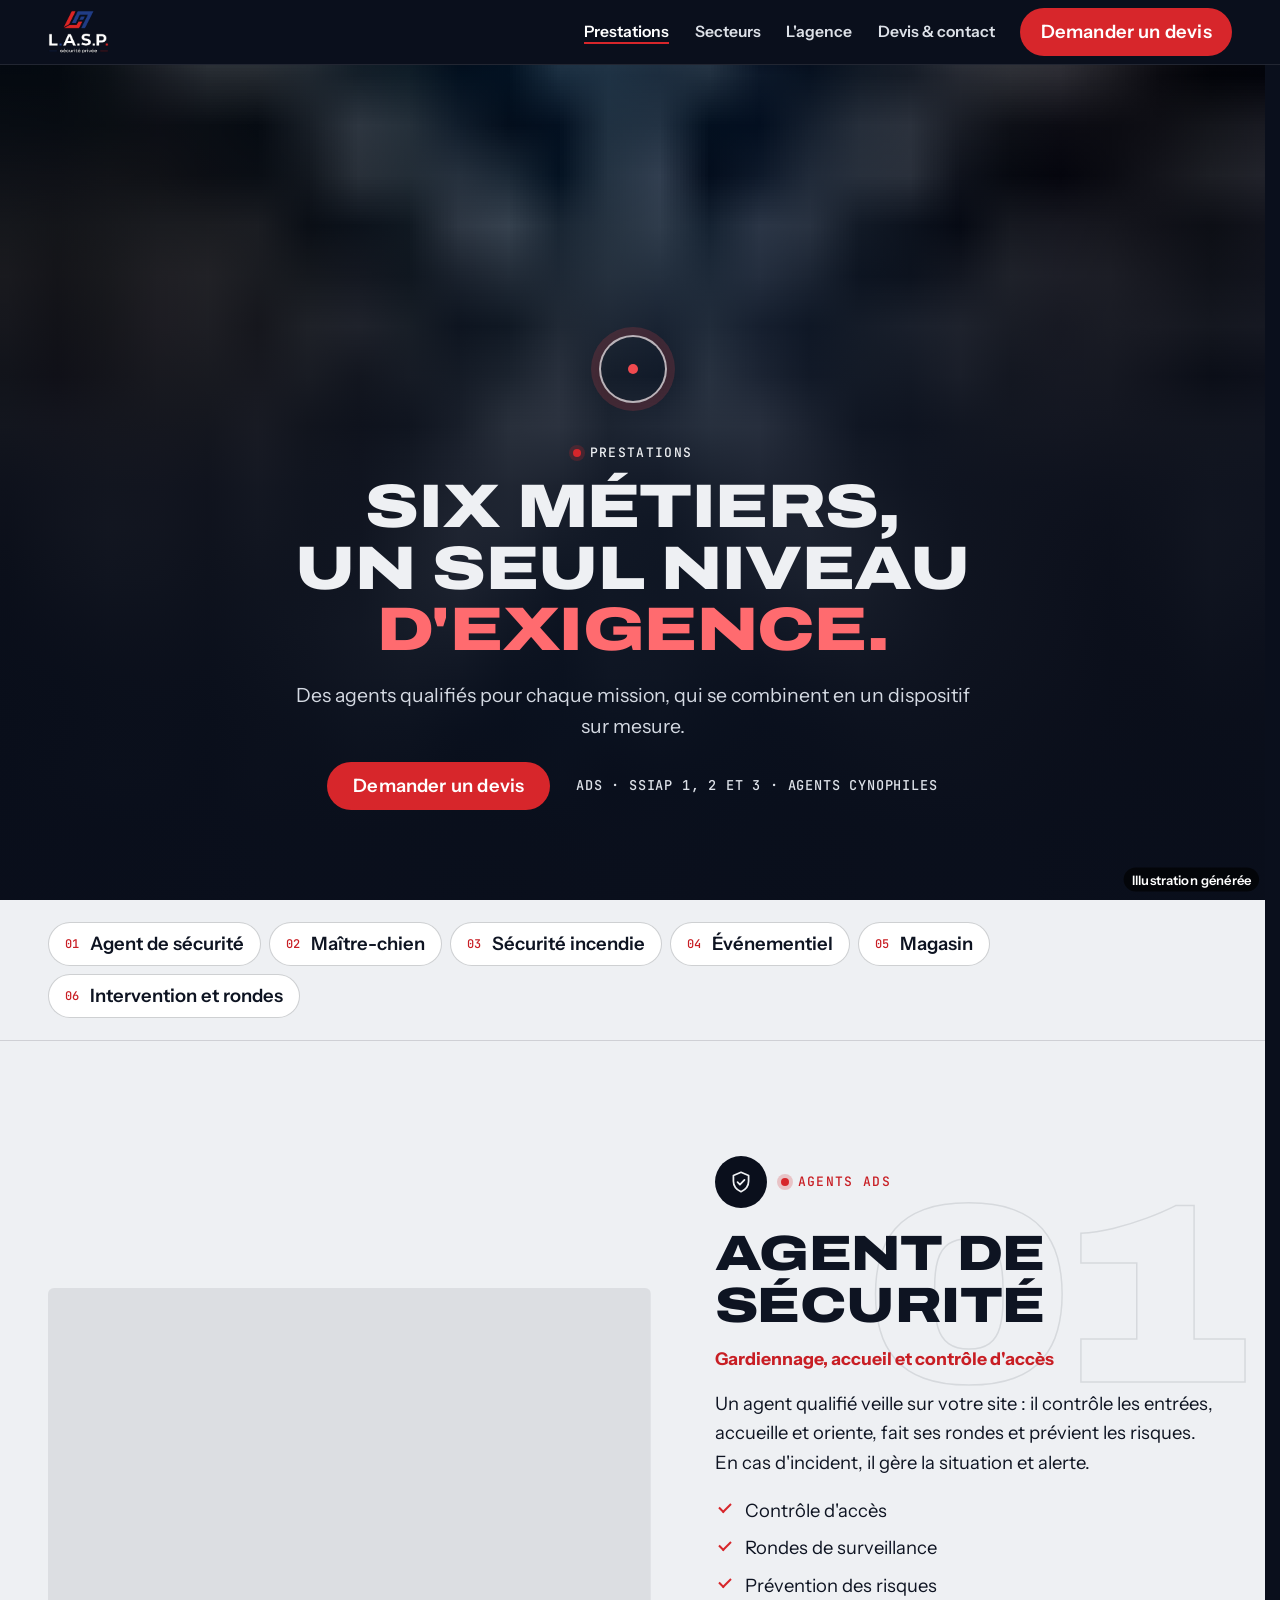
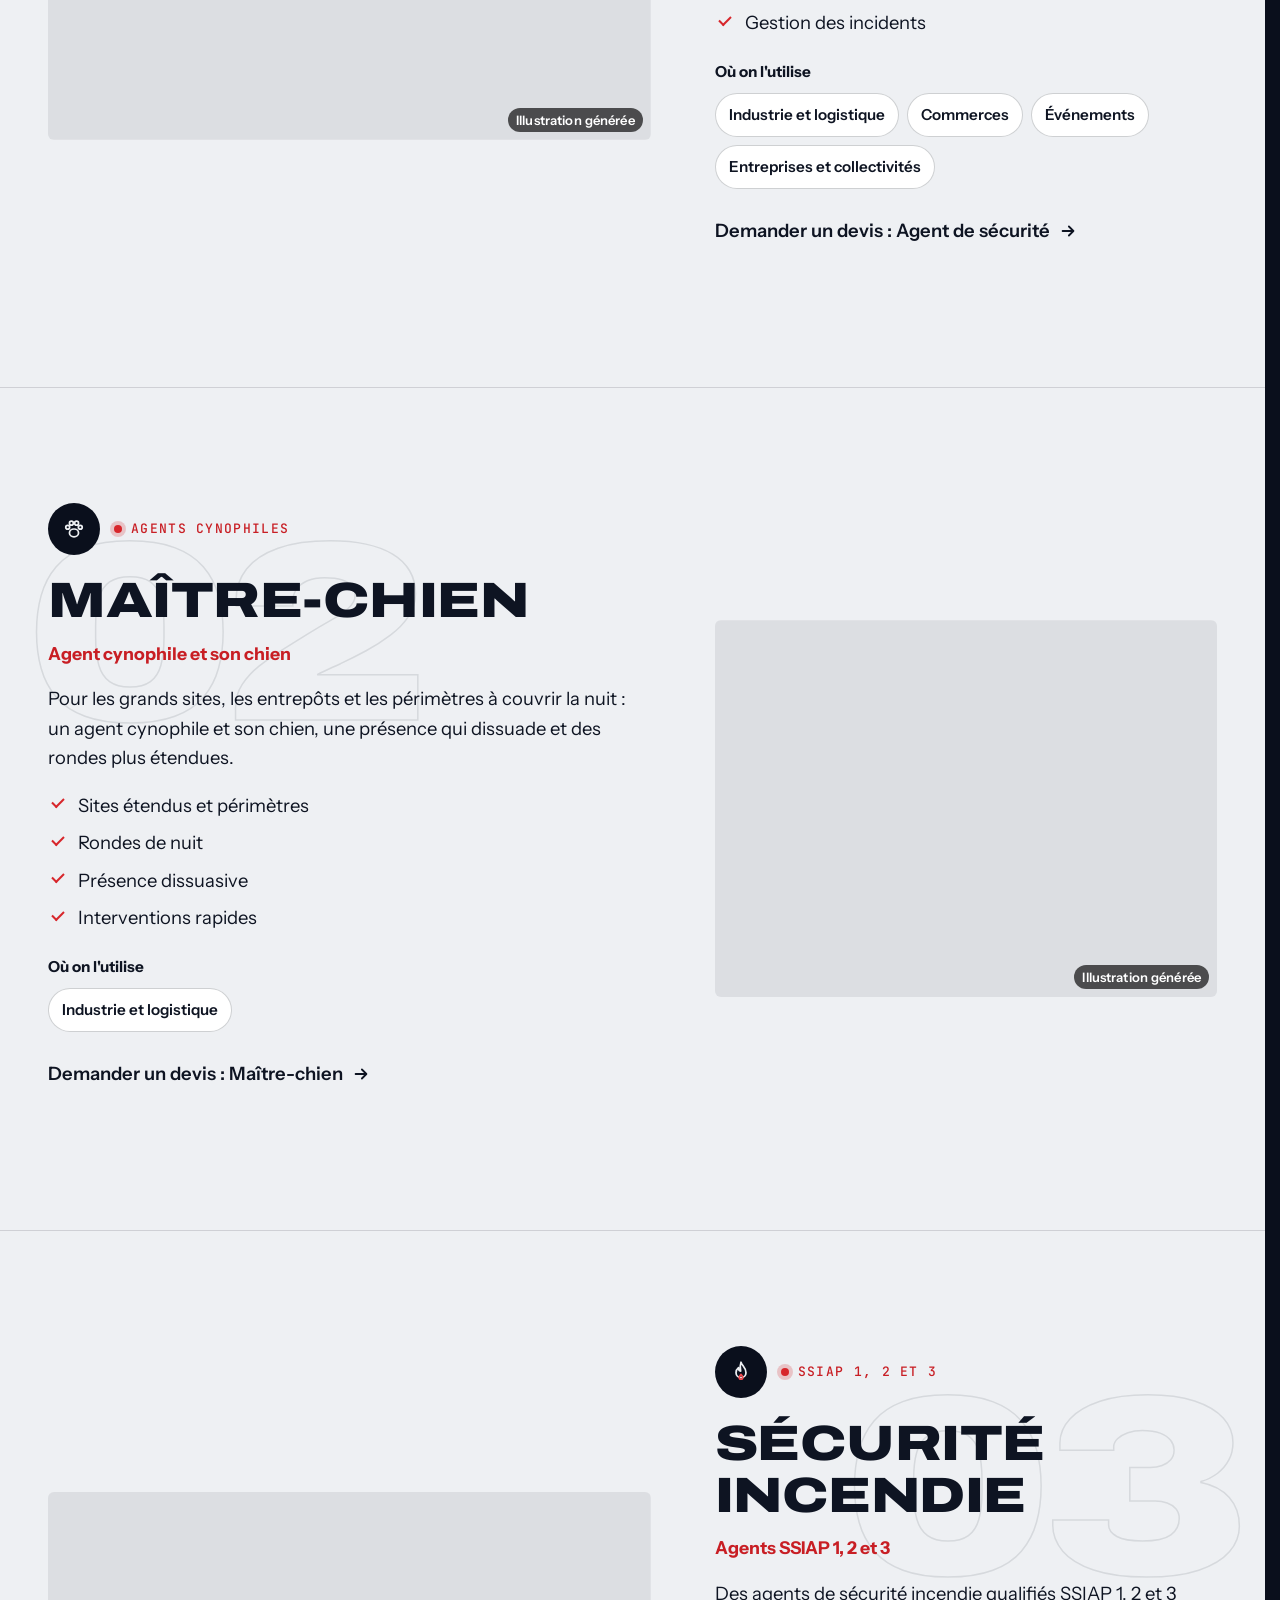
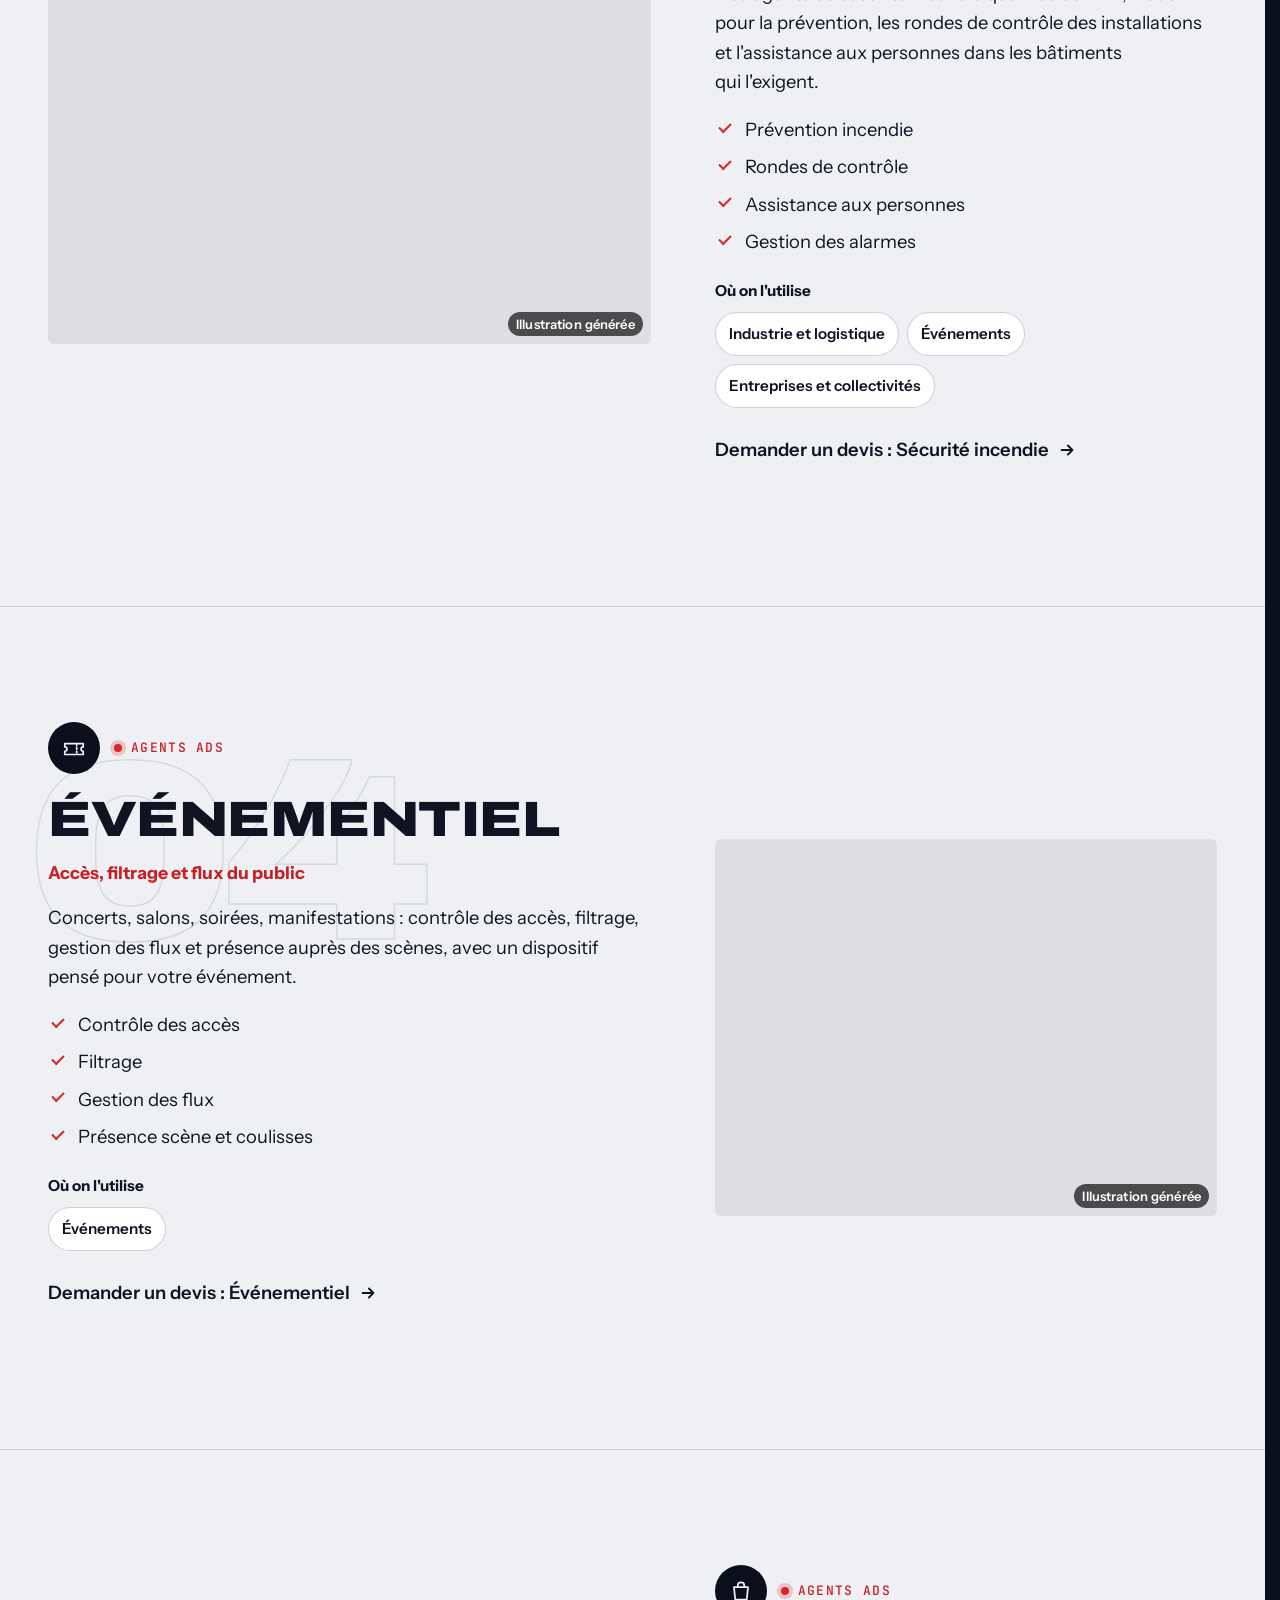
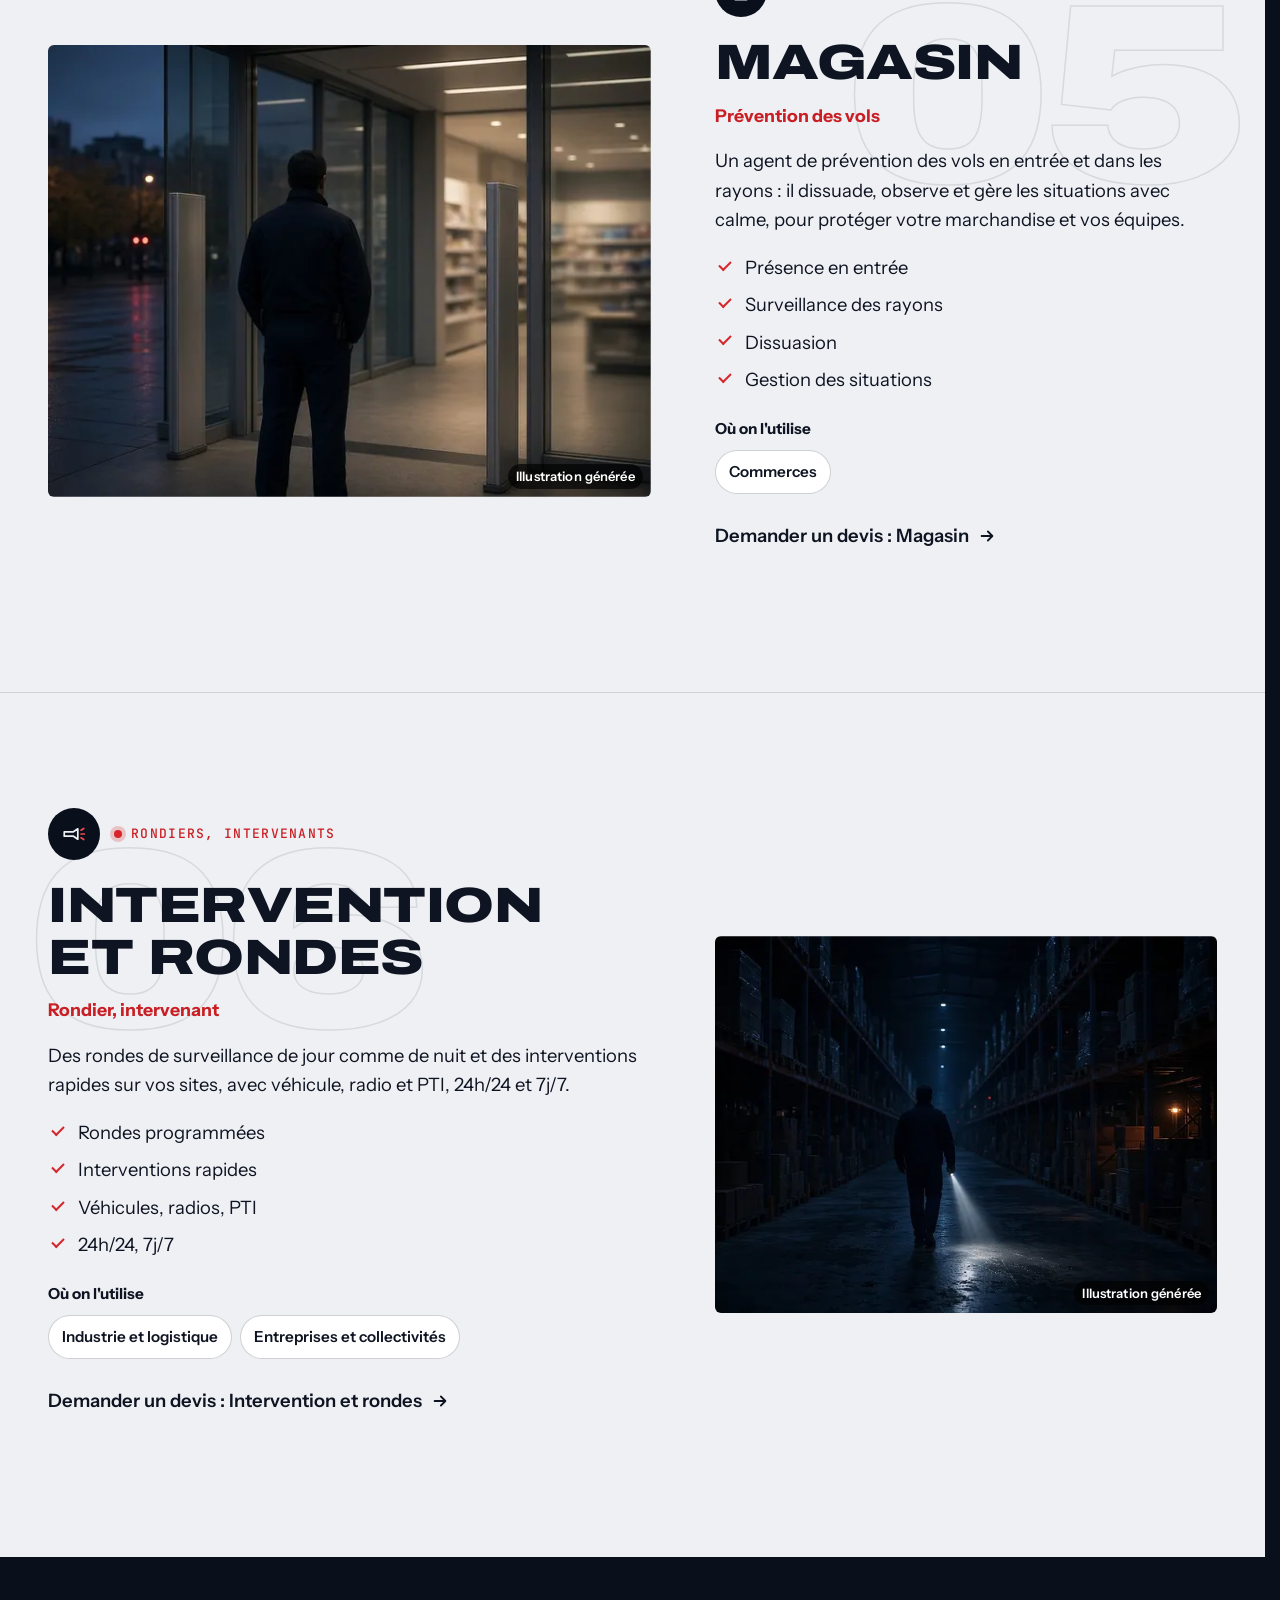
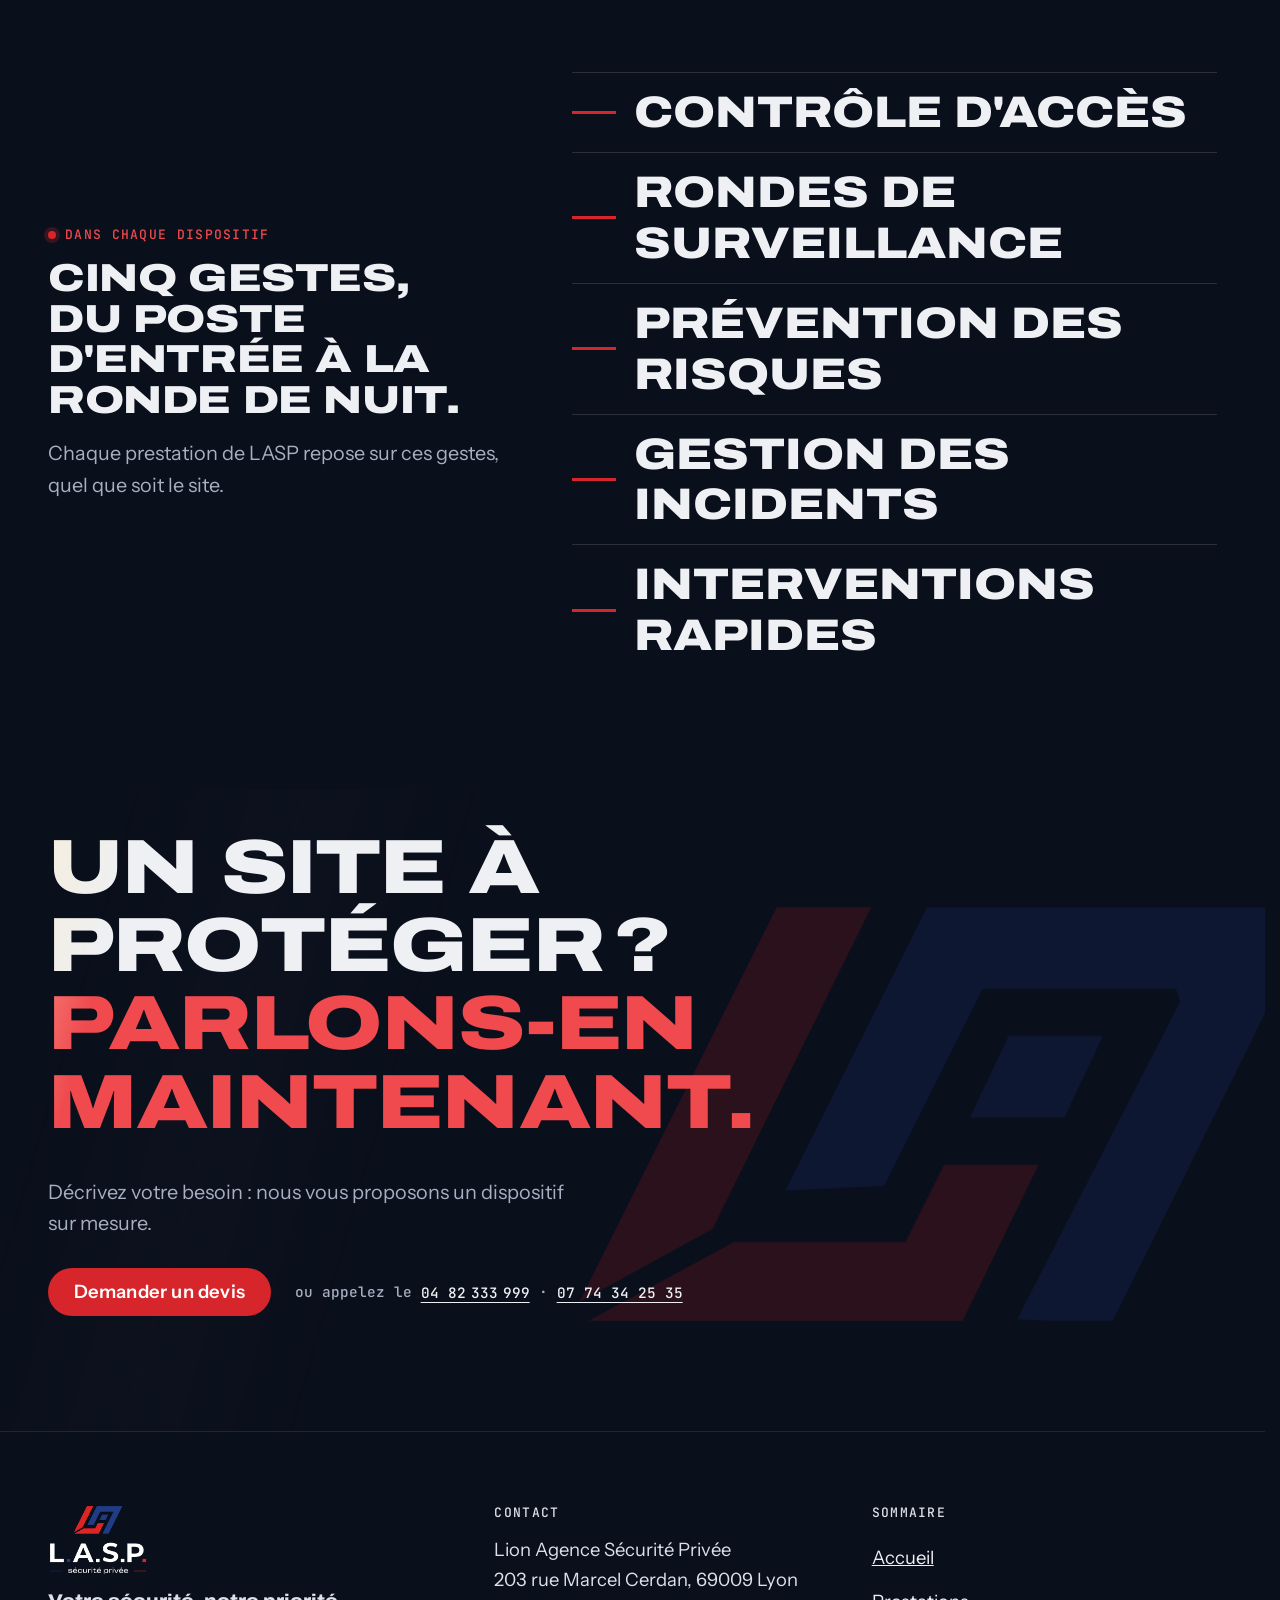
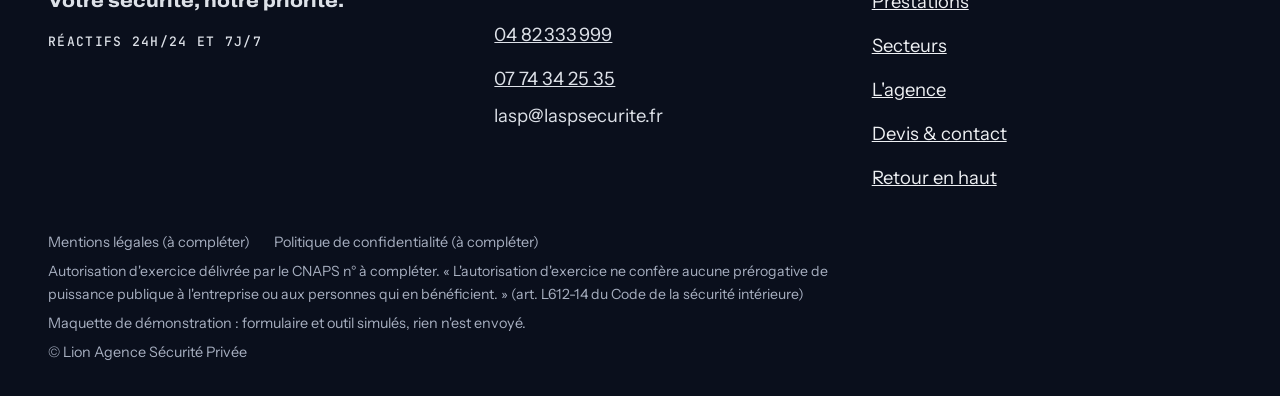
<file: prestations.html>
<!doctype html>
<html lang="fr" data-v="2">
<head>
<meta charset="utf-8">
<meta name="viewport" content="width=device-width, initial-scale=1, viewport-fit=cover">
<title>Prestations · LASP Sécurité</title>
<meta name="description" content="Agent de sécurité, maître-chien, sécurité incendie SSIAP 1 à 3, événementiel, prévention des vols en magasin, intervention et rondes à Lyon.">
<meta name="robots" content="noindex, nofollow">
<link rel="canonical" href="https://lasp-securite-maquette.vercel.app/prestations">
<style>:root{--fond:#0A0F1C;--texte:#EEF0F3;--voile-fond:#0A0F1C;--ouverture-fond:#0A0F1C;--menu-fond:#0A0F1C}:root { --entete-h: 72px; --barres-h: 0px; } html { background: var(--fond); color: var(--texte); scrollbar-gutter: stable; } body { margin: 0; background: var(--fond); } html.js:not(.secours):not([data-arrivee="retour"]) [data-anime] { opacity: 0; } html.js:not(.secours):not([data-arrivee="retour"]) [data-anime].vu { opacity: 1; } [data-voile] { position: fixed; inset: 0; z-index: 900; background: var(--voile-fond); transform: translateY(100%); visibility: hidden; pointer-events: none; } html[data-arrivee="voile"]:not(.voile-leve):not(.secours) [data-voile] { transform: none; visibility: visible; } html.secours [data-voile] { visibility: hidden !important; } .ouverture-panneau { position: fixed; inset: 0; z-index: 850; display: none; place-content: center; justify-items: center; background: var(--ouverture-fond, var(--voile-fond)); color: var(--fond); text-align: center; } html.js[data-arrivee="intro"]:not(.secours):not(.intro-finie) .ouverture-panneau { display: grid; } html.defilement-bloque, html.defilement-bloque body, html.js[data-arrivee="intro"]:not(.secours):not(.intro-finie), html.js[data-arrivee="intro"]:not(.secours):not(.intro-finie) body, html[data-arrivee="voile"]:not(.voile-leve):not(.secours), html[data-arrivee="voile"]:not(.voile-leve):not(.secours) body { overflow: hidden; } html.js[data-arrivee="intro"]:not(.secours):not(.intro-finie) { background-color: var(--ouverture-fond, var(--voile-fond)); } html[data-arrivee="voile"]:not(.voile-leve):not(.secours) { background-color: var(--voile-fond); }</style>
<script>(function () {
var d = document.documentElement, ss = null, ls = null;
try { ss = window.sessionStorage; ls = window.localStorage; } catch (e) {}
d.classList.add('js');
var nav = performance.getEntriesByType ? performance.getEntriesByType('navigation')[0] : null;
var type = nav ? nav.type : 'navigate';
var depart = null;
try { depart = JSON.parse(ss.getItem('socle:depart') || 'null'); ss.removeItem('socle:depart'); } catch (e) {}
if (depart && !(Date.now() - depart.t < 15000)) depart = null;
var mode = type === 'back_forward' ? 'retour' : type === 'reload' ? 'intro' : depart ? 'voile' : 'intro';
d.setAttribute('data-arrivee', mode);
if (mode === 'voile' && depart.couleur) d.style.setProperty('--voile-fond', depart.couleur);
if (type === 'reload' && 'scrollRestoration' in history) {
history.scrollRestoration = 'manual';
}
try {
var choisie = ls && ls.getItem('socle:langue');
var langue = (d.lang || '').slice(0, 2);
if (choisie && choisie !== langue && type === 'navigate' && !depart) {
var alt = document.querySelector('link[rel="alternate"][hreflang="' + choisie + '"]');
if (alt) location.replace(new URL(alt.href).pathname + location.search + location.hash);
}
} catch (e) {}
setTimeout(function () { if (!d.classList.contains('demarre')) d.classList.add('secours'); }, 2000);
})();</script>
<link rel="preload" href="/assets/fonts/archivo-titres.woff2" as="font" type="font/woff2" crossorigin>
<link rel="preload" href="/assets/fonts/instrument-sans.woff2" as="font" type="font/woff2" crossorigin>
<link rel="stylesheet" href="/assets/css/socle.css?v=2">
<link rel="stylesheet" href="/assets/css/site.css?v=2">
<link rel="modulepreload" href="/assets/js/site.js?v=2">
<link rel="modulepreload" href="/assets/js/socle/index.js?v=2">
<script src="/assets/vendor/gsap.min.js" defer></script>
<script src="/assets/vendor/ScrollTrigger.min.js" defer></script>
<script src="/assets/vendor/SplitText.min.js" defer></script>
<script type="module" src="/assets/js/site.js?v=2"></script>
<meta name="theme-color" content="#0A0F1C">
<link rel="icon" href="/assets/images/favicon.svg" type="image/svg+xml">
<link rel="apple-touch-icon" href="/assets/images/apple-touch-icon.png">
<meta property="og:type" content="website">
<meta property="og:site_name" content="LASP Sécurité">
<meta property="og:locale" content="fr_FR">
<meta property="og:title" content="Prestations · LASP Sécurité">
<meta property="og:description" content="Agent de sécurité, maître-chien, sécurité incendie SSIAP 1 à 3, événementiel, prévention des vols en magasin, intervention et rondes à Lyon.">
<meta property="og:url" content="https://lasp-securite-maquette.vercel.app/prestations">
<meta property="og:image" content="https://lasp-securite-maquette.vercel.app/assets/partage/prestations-fr.jpg">
<meta property="og:image:width" content="1200">
<meta property="og:image:height" content="630">
<meta property="og:image:alt" content="Les six prestations de LASP Sécurité">
<meta name="twitter:card" content="summary_large_image">
<script type="application/ld+json">{"@context":"https://schema.org","@type":"LocalBusiness","additionalType":"https://schema.org/ProfessionalService","name":"Lion Agence Sécurité Privée (LASP)","url":"https://lasp-securite-maquette.vercel.app/","telephone":["+33482333999","+33774342535"],"email":"lasp@laspsecurite.fr","address":{"@type":"PostalAddress","streetAddress":"203 rue Marcel Cerdan","postalCode":"69009","addressLocality":"Lyon","addressCountry":"FR"},"areaServed":"Lyon","slogan":"Votre sécurité, notre priorité.","description":"Sécurité privée à Lyon : agents de sécurité, maîtres-chiens, sécurité incendie SSIAP, événementiel, prévention des vols en magasin, rondes et interventions, 24h/24 et 7j/7."}</script>
</head>
<body id="haut">
<div data-voile data-forme="iris" aria-hidden="true"><div class="voile-contenu"><svg class="monogramme voile-mono" viewBox="0 0 173 98" aria-hidden="true" focusable="false"><path class="mono-l" fill="#DB2222" d="M108.5 61.5 L86.5 61.5 L77.5 79.5 L37.5 79.5 L2.5 98.5 L90.5 98.5 Z M69.5 1.5 L47.5 1.5 L1.5 93.5 L32.5 76.5 Z"/><path class="mono-a" fill="#2A47A8" d="M101.5 31.5 L92.5 50.5 L114.5 50.5 L123.5 31.5 Z M173.5 1.5 L82.5 1.5 L49.5 67.5 L72.5 66.5 L95.5 20.5 L140.5 20.5 L141.5 23.5 L103.5 97.5 L125.5 98.5 Z"/></svg><span data-voile-libelle>Prestations</span></div></div>
<div class="ouverture-panneau" data-ouverture aria-hidden="true">
  <div class="ouverture-objet" data-ouverture-objet><svg class="monogramme ouverture-mono" viewBox="0 0 173 98" aria-hidden="true" focusable="false"><path class="mono-l" fill="#DB2222" d="M108.5 61.5 L86.5 61.5 L77.5 79.5 L37.5 79.5 L2.5 98.5 L90.5 98.5 Z M69.5 1.5 L47.5 1.5 L1.5 93.5 L32.5 76.5 Z"/><path class="mono-a" fill="#2A47A8" d="M101.5 31.5 L92.5 50.5 L114.5 50.5 L123.5 31.5 Z M173.5 1.5 L82.5 1.5 L49.5 67.5 L72.5 66.5 L95.5 20.5 L140.5 20.5 L141.5 23.5 L103.5 97.5 L125.5 98.5 Z"/></svg></div>
  <span class="ouverture-trait"></span>
  <p class="ouverture-ligne">Lion Agence Sécurité Privée</p>
</div>
<a class="evitement" href="#contenu">Aller au contenu</a>
<header data-entete>
  <div class="entete-rangee">
    <a class="entete-logo" href="/" data-libelle="Accueil">
      <img src="/assets/images/logo-lasp.png" alt="" width="61" height="44"><span class="visuellement-cache">LASP Sécurité, retour à l&#39;accueil</span>
    </a>
    <nav data-nav aria-label="Navigation principale">
      <ul><li><a href="/prestations" data-libelle="Prestations" aria-current="page">Prestations</a></li><li><a href="/secteurs" data-libelle="Secteurs">Secteurs</a></li><li><a href="/agence" data-libelle="L&#39;agence">L&#39;agence</a></li><li><a href="/devis" data-libelle="Devis &amp; contact">Devis &amp; contact</a></li></ul>
    </nav>
    <div class="entete-actions">
      <a class="bouton" href="/devis" data-libelle="Devis &amp; contact">Demander un devis</a>
      <button type="button" data-menu-bouton aria-controls="menu" aria-expanded="false" data-libelle-ouvrir="Menu" data-libelle-fermer="Fermer"><span data-libelle-bouton>Menu</span></button>
      <a class="menu-sansjs" href="#menu" data-menu-lien>Menu</a>
    </div>
  </div>
</header>
<script>/* Avant le premier affichage : rangées de la navigation (même règle que ajusterNav dans assets/js/socle/entete.js)
   et hauteur réelle de l'en-tête, pour que rien ne saute quand le JavaScript du site prend la main. */
(function () {
  var h = document.documentElement, u = document.querySelector('[data-nav] ul'), e = document.querySelector('[data-entete]');
  if (u) {
    var deborde = function () { return u.scrollWidth > u.clientWidth + 1; }, c = deborde();
    if (c && window.matchMedia('(min-width: 900px)').matches) {
      h.classList.add('nav-deux-rangees'); c = deborde();
      if (c) { h.classList.add('nav-deux-lignes'); var a = u.querySelector('a'); c = !a || u.getBoundingClientRect().height > a.getBoundingClientRect().height * 2.5; }
      if (c) h.classList.remove('nav-deux-rangees', 'nav-deux-lignes');
    }
    if (c) h.classList.add('nav-compacte');
  }
  if (e) h.style.setProperty('--entete-h', Math.round(e.getBoundingClientRect().height) + 'px');
})();</script>
<span id="menu-ferme" aria-hidden="true"></span>
<div id="menu" data-menu role="dialog" aria-modal="true" aria-label="Menu">
  <p class="menu-sansjs-fermer"><a href="#menu-ferme">Fermer</a></p>
  <ul><li style="--i:0"><a href="/" class="menu-lien" data-libelle="Accueil">Accueil</a></li><li style="--i:1"><a href="/prestations" class="menu-lien" data-libelle="Prestations" aria-current="page">Prestations</a></li><li style="--i:2"><a href="/secteurs" class="menu-lien" data-libelle="Secteurs">Secteurs</a></li><li style="--i:3"><a href="/agence" class="menu-lien" data-libelle="L&#39;agence">L&#39;agence</a></li><li style="--i:4"><a href="/devis" class="menu-lien" data-libelle="Devis &amp; contact">Devis &amp; contact</a></li></ul>
  <p class="menu-tel"><a class="bouton" href="tel:+33482333999">Appeler 04 82 333 999</a> <a class="bouton bouton--contour" href="tel:+33774342535">07 74 34 25 35</a></p>
  <p class="menu-dispo">Réactifs 24h/24 et 7j/7</p>
</div>
<main id="contenu" tabindex="-1">
<section class="ouv-fuite s-nuit" id="debut" data-plein-ecran>
  <div class="ouv-fuite-cadre" data-effet="point-de-fuite">
    <div class="apercu-flou" aria-hidden="true" data-audit-ignorer style="--flou:url([data-uri]);--flou-m:url([data-uri]);--cadrage:50% 50%"></div>
    <figure class="media ouv-fuite-media" data-grok style="--cadrage:50% 50%">
  <picture><source media="(max-width: 760px) and (orientation: portrait)" srcset="/assets/images/grok/prestations-ouverture-mobile-640.webp 640w" sizes="100vw">
    <img src="/assets/images/grok/prestations-ouverture-1280.webp" srcset="/assets/images/grok/prestations-ouverture-640.webp 640w, /assets/images/grok/prestations-ouverture-1280.webp 1280w, /assets/images/grok/prestations-ouverture-1920.webp 1920w" sizes="100vw" alt="Agent de sécurité qui s&#39;éloigne dans un parking souterrain" width="1280" height="720" fetchpriority="high" loading="eager" decoding="async">
  </picture><figcaption class="mention-ia">Illustration générée</figcaption>
</figure>
  </div>
  <span class="fuite-point" data-iris-centre="disque" aria-hidden="true"><span></span></span>
  <div class="conteneur ouv-fuite-contenu">
    <p class="surtitre ouv-surtitre">Prestations</p>
    <h1 class="ouv-titre" data-anime="gsap"><span class="hero-masque"><span class="hero-ligne">Six métiers,</span></span><span class="hero-masque"><span class="hero-ligne">un seul niveau</span></span><span class="hero-masque"><span class="hero-ligne"><em>d&#39;exigence.</em></span></span></h1>
    <p class="ouv-texte masque-ecran-bas" data-anime="gsap">Des agents qualifiés pour chaque mission, qui se combinent en un dispositif sur mesure.</p>
    <div class="ouv-actions" data-anime="gsap">
      <a href="/devis#demande" class="bouton" data-libelle="Devis &amp; contact" data-action-principale>Demander un devis</a>
      <p class="hero-info" data-info-cle>ADS · SSIAP 1, 2 et 3 · agents cynophiles</p>
    </div>
  </div>
</section>
<nav class="sommaire-prestations s-clair" aria-label="Aller à une prestation">
  <ul class="conteneur" data-anime="cascade"><li><a href="#agent"><span class="sp-num">01</span>Agent de sécurité</a></li><li><a href="#maitre-chien"><span class="sp-num">02</span>Maître-chien</a></li><li><a href="#incendie"><span class="sp-num">03</span>Sécurité incendie</a></li><li><a href="#evenementiel"><span class="sp-num">04</span>Événementiel</a></li><li><a href="#magasin"><span class="sp-num">05</span>Magasin</a></li><li><a href="#rondes"><span class="sp-num">06</span>Intervention et rondes</a></li></ul>
</nav>
<section class="rangee-prestation s-clair" id="agent">
  <span class="rp-numero" aria-hidden="true" data-audit-ignorer data-effet="numero">01</span>
  <div class="conteneur rp-grille">
    <figure class="media rp-media" data-grok data-anime="rideau" style="--cadrage:55% 50%">
  <picture>
    <img src="/assets/images/grok/prestation-agent-1168.webp" srcset="/assets/images/grok/prestation-agent-640.webp 640w, /assets/images/grok/prestation-agent-1168.webp 1168w" sizes="(max-width: 760px) 100vw, 50vw" alt="Missions : Agent de sécurité" width="1168" height="876" loading="lazy" decoding="async">
  </picture><figcaption class="mention-ia">Illustration générée</figcaption>
</figure>
    <div class="rp-texte">
      <div class="rp-tete"><span class="rp-picto" data-anime><svg class="picto" viewBox="0 0 24 24" aria-hidden="true" focusable="false"><path d="M12 3l7 3v5.2c0 4.4-2.9 7.8-7 9.8-4.1-2-7-5.4-7-9.8V6z"/><path d="M8.8 12.2l2.2 2.2 4.2-4.4"/></svg></span><p class="surtitre ">Agents ADS</p></div>
      <h2 data-anime="lignes">Agent de sécurité</h2>
      <p class="rp-court">Gardiennage, accueil et contrôle d&#39;accès</p>
      <p data-anime>Un agent qualifié veille sur votre site : il contrôle les entrées, accueille et oriente, fait ses rondes et prévient les risques. En cas d&#39;incident, il gère la situation et alerte.</p>
      <ul class="coches" data-anime="cascade"><li>Contrôle d&#39;accès</li><li>Rondes de surveillance</li><li>Prévention des risques</li><li>Gestion des incidents</li></ul>
      <div class="rp-ou"><p class="rp-ou-titre">Où on l&#39;utilise</p><ul class="jetons jetons--clairs"><li><a href="/secteurs#industrie" class="jeton" data-libelle="Secteurs">Industrie et logistique</a></li><li><a href="/secteurs#commerces" class="jeton" data-libelle="Secteurs">Commerces</a></li><li><a href="/secteurs#evenements" class="jeton" data-libelle="Secteurs">Événements</a></li><li><a href="/secteurs#entreprises" class="jeton" data-libelle="Secteurs">Entreprises et collectivités</a></li></ul></div>
      <p><a href="/devis?prestation=agent#demande" class="lien-fleche" data-libelle="Devis &amp; contact">Demander un devis : Agent de sécurité <svg class="fleche" viewBox="0 0 20 20" aria-hidden="true" focusable="false"><path d="M4 10h11M11 5l5 5-5 5" fill="none" stroke="currentColor" stroke-width="2" stroke-linecap="round" stroke-linejoin="round"/></svg></a></p>
    </div>
  </div>
</section><section class="rangee-prestation s-clair rangee-prestation--inverse" id="maitre-chien">
  <span class="rp-numero" aria-hidden="true" data-audit-ignorer data-effet="numero">02</span>
  <div class="conteneur rp-grille">
    <figure class="media rp-media" data-grok data-anime="rideau" style="--cadrage:50% 55%">
  <picture>
    <img src="/assets/images/grok/prestation-maitre-chien-1168.webp" srcset="/assets/images/grok/prestation-maitre-chien-640.webp 640w, /assets/images/grok/prestation-maitre-chien-1168.webp 1168w" sizes="(max-width: 760px) 100vw, 50vw" alt="Missions : Maître-chien" width="1168" height="876" loading="lazy" decoding="async">
  </picture><figcaption class="mention-ia">Illustration générée</figcaption>
</figure>
    <div class="rp-texte">
      <div class="rp-tete"><span class="rp-picto" data-anime><svg class="picto" viewBox="0 0 24 24" aria-hidden="true" focusable="false"><ellipse cx="12" cy="15.6" rx="4.2" ry="3.6"/><circle cx="6.2" cy="10.4" r="1.8"/><circle cx="9.6" cy="6.6" r="1.8"/><circle cx="14.4" cy="6.6" r="1.8"/><circle cx="17.8" cy="10.4" r="1.8"/></svg></span><p class="surtitre ">Agents cynophiles</p></div>
      <h2 data-anime="lignes">Maître-chien</h2>
      <p class="rp-court">Agent cynophile et son chien</p>
      <p data-anime>Pour les grands sites, les entrepôts et les périmètres à couvrir la nuit : un agent cynophile et son chien, une présence qui dissuade et des rondes plus étendues.</p>
      <ul class="coches" data-anime="cascade"><li>Sites étendus et périmètres</li><li>Rondes de nuit</li><li>Présence dissuasive</li><li>Interventions rapides</li></ul>
      <div class="rp-ou"><p class="rp-ou-titre">Où on l&#39;utilise</p><ul class="jetons jetons--clairs"><li><a href="/secteurs#industrie" class="jeton" data-libelle="Secteurs">Industrie et logistique</a></li></ul></div>
      <p><a href="/devis?prestation=maitre-chien#demande" class="lien-fleche" data-libelle="Devis &amp; contact">Demander un devis : Maître-chien <svg class="fleche" viewBox="0 0 20 20" aria-hidden="true" focusable="false"><path d="M4 10h11M11 5l5 5-5 5" fill="none" stroke="currentColor" stroke-width="2" stroke-linecap="round" stroke-linejoin="round"/></svg></a></p>
    </div>
  </div>
</section><section class="rangee-prestation s-clair" id="incendie">
  <span class="rp-numero" aria-hidden="true" data-audit-ignorer data-effet="numero">03</span>
  <div class="conteneur rp-grille">
    <figure class="media rp-media" data-grok data-anime="rideau" style="--cadrage:50% 50%">
  <picture>
    <img src="/assets/images/grok/prestation-incendie-1168.webp" srcset="/assets/images/grok/prestation-incendie-640.webp 640w, /assets/images/grok/prestation-incendie-1168.webp 1168w" sizes="(max-width: 760px) 100vw, 50vw" alt="Missions : Sécurité incendie" width="1168" height="876" loading="lazy" decoding="async">
  </picture><figcaption class="mention-ia">Illustration générée</figcaption>
</figure>
    <div class="rp-texte">
      <div class="rp-tete"><span class="rp-picto" data-anime><svg class="picto" viewBox="0 0 24 24" aria-hidden="true" focusable="false"><path d="M12 3c.8 3 4.6 5 4.6 9.6a4.6 4.6 0 0 1-9.2 0c0-2.2 1.1-3.6 2.3-4.6 0 1.8.8 3 2 3.2C11.4 8.6 10.8 6 12 3z"/><path class="pi-r" d="M12 14.2c.9.9 1.6 1.8 1.6 2.9a1.6 1.6 0 0 1-3.2 0c0-1 .7-1.9 1.6-2.9z"/></svg></span><p class="surtitre ">SSIAP 1, 2 et 3</p></div>
      <h2 data-anime="lignes">Sécurité incendie</h2>
      <p class="rp-court">Agents SSIAP 1, 2 et 3</p>
      <p data-anime>Des agents de sécurité incendie qualifiés SSIAP 1, 2 et 3 pour la prévention, les rondes de contrôle des installations et l&#39;assistance aux personnes dans les bâtiments qui l&#39;exigent.</p>
      <ul class="coches" data-anime="cascade"><li>Prévention incendie</li><li>Rondes de contrôle</li><li>Assistance aux personnes</li><li>Gestion des alarmes</li></ul>
      <div class="rp-ou"><p class="rp-ou-titre">Où on l&#39;utilise</p><ul class="jetons jetons--clairs"><li><a href="/secteurs#industrie" class="jeton" data-libelle="Secteurs">Industrie et logistique</a></li><li><a href="/secteurs#evenements" class="jeton" data-libelle="Secteurs">Événements</a></li><li><a href="/secteurs#entreprises" class="jeton" data-libelle="Secteurs">Entreprises et collectivités</a></li></ul></div>
      <p><a href="/devis?prestation=incendie#demande" class="lien-fleche" data-libelle="Devis &amp; contact">Demander un devis : Sécurité incendie <svg class="fleche" viewBox="0 0 20 20" aria-hidden="true" focusable="false"><path d="M4 10h11M11 5l5 5-5 5" fill="none" stroke="currentColor" stroke-width="2" stroke-linecap="round" stroke-linejoin="round"/></svg></a></p>
    </div>
  </div>
</section><section class="rangee-prestation s-clair rangee-prestation--inverse" id="evenementiel">
  <span class="rp-numero" aria-hidden="true" data-audit-ignorer data-effet="numero">04</span>
  <div class="conteneur rp-grille">
    <figure class="media rp-media" data-grok data-anime="rideau" style="--cadrage:50% 50%">
  <picture>
    <img src="/assets/images/grok/prestation-evenementiel-1168.webp" srcset="/assets/images/grok/prestation-evenementiel-640.webp 640w, /assets/images/grok/prestation-evenementiel-1168.webp 1168w" sizes="(max-width: 760px) 100vw, 50vw" alt="Missions : Événementiel" width="1168" height="876" loading="lazy" decoding="async">
  </picture><figcaption class="mention-ia">Illustration générée</figcaption>
</figure>
    <div class="rp-texte">
      <div class="rp-tete"><span class="rp-picto" data-anime><svg class="picto" viewBox="0 0 24 24" aria-hidden="true" focusable="false"><path d="M3.5 8h17v3a2 2 0 0 0 0 4v3h-17v-3a2 2 0 0 0 0-4z"/><path d="M14.5 8v10" stroke-dasharray="1.6 1.8"/></svg></span><p class="surtitre ">Agents ADS</p></div>
      <h2 data-anime="lignes">Événementiel</h2>
      <p class="rp-court">Accès, filtrage et flux du public</p>
      <p data-anime>Concerts, salons, soirées, manifestations : contrôle des accès, filtrage, gestion des flux et présence auprès des scènes, avec un dispositif pensé pour votre événement.</p>
      <ul class="coches" data-anime="cascade"><li>Contrôle des accès</li><li>Filtrage</li><li>Gestion des flux</li><li>Présence scène et coulisses</li></ul>
      <div class="rp-ou"><p class="rp-ou-titre">Où on l&#39;utilise</p><ul class="jetons jetons--clairs"><li><a href="/secteurs#evenements" class="jeton" data-libelle="Secteurs">Événements</a></li></ul></div>
      <p><a href="/devis?prestation=evenementiel#demande" class="lien-fleche" data-libelle="Devis &amp; contact">Demander un devis : Événementiel <svg class="fleche" viewBox="0 0 20 20" aria-hidden="true" focusable="false"><path d="M4 10h11M11 5l5 5-5 5" fill="none" stroke="currentColor" stroke-width="2" stroke-linecap="round" stroke-linejoin="round"/></svg></a></p>
    </div>
  </div>
</section><section class="rangee-prestation s-clair" id="magasin">
  <span class="rp-numero" aria-hidden="true" data-audit-ignorer data-effet="numero">05</span>
  <div class="conteneur rp-grille">
    <figure class="media rp-media" data-grok data-anime="rideau" style="--cadrage:50% 50%">
  <picture>
    <img src="/assets/images/grok/prestation-magasin-1168.webp" srcset="/assets/images/grok/prestation-magasin-640.webp 640w, /assets/images/grok/prestation-magasin-1168.webp 1168w" sizes="(max-width: 760px) 100vw, 50vw" alt="Missions : Magasin" width="1168" height="876" loading="lazy" decoding="async">
  </picture><figcaption class="mention-ia">Illustration générée</figcaption>
</figure>
    <div class="rp-texte">
      <div class="rp-tete"><span class="rp-picto" data-anime><svg class="picto" viewBox="0 0 24 24" aria-hidden="true" focusable="false"><path d="M5.5 8.5h13l-1.2 11.5H6.7z"/><path d="M9 8.5V7a3 3 0 0 1 6 0v1.5"/></svg></span><p class="surtitre ">Agents ADS</p></div>
      <h2 data-anime="lignes">Magasin</h2>
      <p class="rp-court">Prévention des vols</p>
      <p data-anime>Un agent de prévention des vols en entrée et dans les rayons : il dissuade, observe et gère les situations avec calme, pour protéger votre marchandise et vos équipes.</p>
      <ul class="coches" data-anime="cascade"><li>Présence en entrée</li><li>Surveillance des rayons</li><li>Dissuasion</li><li>Gestion des situations</li></ul>
      <div class="rp-ou"><p class="rp-ou-titre">Où on l&#39;utilise</p><ul class="jetons jetons--clairs"><li><a href="/secteurs#commerces" class="jeton" data-libelle="Secteurs">Commerces</a></li></ul></div>
      <p><a href="/devis?prestation=magasin#demande" class="lien-fleche" data-libelle="Devis &amp; contact">Demander un devis : Magasin <svg class="fleche" viewBox="0 0 20 20" aria-hidden="true" focusable="false"><path d="M4 10h11M11 5l5 5-5 5" fill="none" stroke="currentColor" stroke-width="2" stroke-linecap="round" stroke-linejoin="round"/></svg></a></p>
    </div>
  </div>
</section><section class="rangee-prestation s-clair rangee-prestation--inverse" id="rondes">
  <span class="rp-numero" aria-hidden="true" data-audit-ignorer data-effet="numero">06</span>
  <div class="conteneur rp-grille">
    <figure class="media rp-media" data-grok data-anime="rideau" style="--cadrage:50% 50%">
  <picture>
    <img src="/assets/images/grok/prestation-rondier-1168.webp" srcset="/assets/images/grok/prestation-rondier-640.webp 640w, /assets/images/grok/prestation-rondier-1168.webp 1168w" sizes="(max-width: 760px) 100vw, 50vw" alt="Missions : Intervention et rondes" width="1168" height="876" loading="lazy" decoding="async">
  </picture><figcaption class="mention-ia">Illustration générée</figcaption>
</figure>
    <div class="rp-texte">
      <div class="rp-tete"><span class="rp-picto" data-anime><svg class="picto" viewBox="0 0 24 24" aria-hidden="true" focusable="false"><path d="M3 10h8.5l4-2.8v9.6l-4-2.8H3z"/><path class="pi-r" d="M18.5 8.5l2.5-1.6M18.5 12H21.5M18.5 15.5l2.5 1.6"/></svg></span><p class="surtitre ">Rondiers, intervenants</p></div>
      <h2 data-anime="lignes">Intervention et rondes</h2>
      <p class="rp-court">Rondier, intervenant</p>
      <p data-anime>Des rondes de surveillance de jour comme de nuit et des interventions rapides sur vos sites, avec véhicule, radio et PTI, 24h/24 et 7j/7.</p>
      <ul class="coches" data-anime="cascade"><li>Rondes programmées</li><li>Interventions rapides</li><li>Véhicules, radios, PTI</li><li>24h/24, 7j/7</li></ul>
      <div class="rp-ou"><p class="rp-ou-titre">Où on l&#39;utilise</p><ul class="jetons jetons--clairs"><li><a href="/secteurs#industrie" class="jeton" data-libelle="Secteurs">Industrie et logistique</a></li><li><a href="/secteurs#entreprises" class="jeton" data-libelle="Secteurs">Entreprises et collectivités</a></li></ul></div>
      <p><a href="/devis?prestation=rondes#demande" class="lien-fleche" data-libelle="Devis &amp; contact">Demander un devis : Intervention et rondes <svg class="fleche" viewBox="0 0 20 20" aria-hidden="true" focusable="false"><path d="M4 10h11M11 5l5 5-5 5" fill="none" stroke="currentColor" stroke-width="2" stroke-linecap="round" stroke-linejoin="round"/></svg></a></p>
    </div>
  </div>
</section>
<section class="gestes s-nuit" id="gestes">
  <div class="conteneur gestes-grille">
    <div>
      <p class="surtitre ">Dans chaque dispositif</p>
      <h2 data-anime="lignes">Cinq gestes, du poste d&#39;entrée à la ronde de nuit.</h2>
      <p class="intro" data-anime>Chaque prestation de LASP repose sur ces gestes, quel que soit le site.</p>
    </div>
    <ol class="gestes-liste" data-visuel><li style="--i:0" data-effet="gestes"><span class="geste-trait" aria-hidden="true"></span>Contrôle d&#39;accès</li><li style="--i:1" data-effet="gestes"><span class="geste-trait" aria-hidden="true"></span>Rondes de surveillance</li><li style="--i:2" data-effet="gestes"><span class="geste-trait" aria-hidden="true"></span>Prévention des risques</li><li style="--i:3" data-effet="gestes"><span class="geste-trait" aria-hidden="true"></span>Gestion des incidents</li><li style="--i:4" data-effet="gestes"><span class="geste-trait" aria-hidden="true"></span>Interventions rapides</li></ol>
  </div>
</section>
<section class="fin s-nuit" id="fin">
  <div class="fin-decor" data-visuel aria-hidden="true"><svg class="monogramme fin-mono" viewBox="0 0 173 98" aria-hidden="true" focusable="false"><path class="mono-l" fill="#DB2222" d="M108.5 61.5 L86.5 61.5 L77.5 79.5 L37.5 79.5 L2.5 98.5 L90.5 98.5 Z M69.5 1.5 L47.5 1.5 L1.5 93.5 L32.5 76.5 Z"/><path class="mono-a" fill="#2A47A8" d="M101.5 31.5 L92.5 50.5 L114.5 50.5 L123.5 31.5 Z M173.5 1.5 L82.5 1.5 L49.5 67.5 L72.5 66.5 L95.5 20.5 L140.5 20.5 L141.5 23.5 L103.5 97.5 L125.5 98.5 Z"/></svg><span class="fin-faisceau" data-effet="balayage"></span></div>
  <div class="conteneur fin-contenu">
    <div class="fin-titre-bloc" data-anime>
      <h2 class="fin-titre">Un site à protéger ?<br><em>Parlons-en maintenant.</em></h2>
      <p class="fin-titre fin-lumiere" aria-hidden="true" data-audit-ignorer data-effet="lumiere-titre" data-grille="typo">Un site à protéger ?<br><em>Parlons-en maintenant.</em></p>
    </div>
    <p class="fin-texte" data-anime>Décrivez votre besoin : nous vous proposons un dispositif sur mesure.</p>
    <div class="fin-actions" data-anime>
      <a href="/devis#demande" class="bouton" data-libelle="Devis &amp; contact" data-survol="magnetique">Demander un devis</a>
      <p class="fin-tel">ou appelez le <a href="tel:+33482333999">04 82 333 999</a> · <a href="tel:+33774342535">07 74 34 25 35</a></p>
    </div>
  </div>
</section>
</main>
<nav class="fil-ronde" aria-label="Ronde de la page" data-fil="Aller à" data-grille="fil"><ol><li class="fil-progres-li" aria-hidden="true"><span class="fil-progres"></span></li></ol></nav>
<footer class="pied" id="pied">
  <div class="conteneur pied-grille">
    <div class="pied-marque">
      <img src="/assets/images/logo-lasp.png" alt="L.A.S.P. sécurité privée" width="100" height="72" loading="lazy">
      <p class="pied-slogan">Votre sécurité, notre priorité.</p>
      <p class="pied-dispo">Réactifs 24h/24 et 7j/7</p>
    </div>
    <div>
      <p class="pied-titre">Contact</p>
      <p>Lion Agence Sécurité Privée<br>203 rue Marcel Cerdan, 69009 Lyon</p>
      <p><a href="tel:+33482333999">04 82 333 999</a><br><a href="tel:+33774342535">07 74 34 25 35</a><br><span class="email-texte">lasp@laspsecurite.fr</span></p>
    </div>
    <nav aria-label="Sommaire">
      <p class="pied-titre">Sommaire</p>
      <ul><li><a href="/" data-libelle="Accueil">Accueil</a></li><li><a href="/prestations" data-libelle="Prestations" aria-current="page">Prestations</a></li><li><a href="/secteurs" data-libelle="Secteurs">Secteurs</a></li><li><a href="/agence" data-libelle="L&#39;agence">L&#39;agence</a></li><li><a href="/devis" data-libelle="Devis &amp; contact">Devis &amp; contact</a></li><li><a href="#haut" data-sans-transition>Retour en haut</a></li></ul>
    </nav>
  </div>
  <div class="conteneur pied-bas">
    <p class="pied-legal"><span>Mentions légales (à compléter)</span><span>Politique de confidentialité (à compléter)</span></p>
    <p class="pied-cnaps">Autorisation d&#39;exercice délivrée par le CNAPS n° à compléter. « L&#39;autorisation d&#39;exercice ne confère aucune prérogative de puissance publique à l&#39;entreprise ou aux personnes qui en bénéficient. » (art. L612-14 du Code de la sécurité intérieure)</p>
    <p>Maquette de démonstration : formulaire et outil simulés, rien n&#39;est envoyé.</p>
    <p>© Lion Agence Sécurité Privée</p>
  </div>
</footer>
<div data-barre-fixe>
  <a class="bouton bouton--contour" href="tel:+33482333999">Appeler</a>
  <a class="bouton" href="/devis" data-libelle="Devis &amp; contact">Demander un devis</a>
</div>
</body>
</html>
</file>
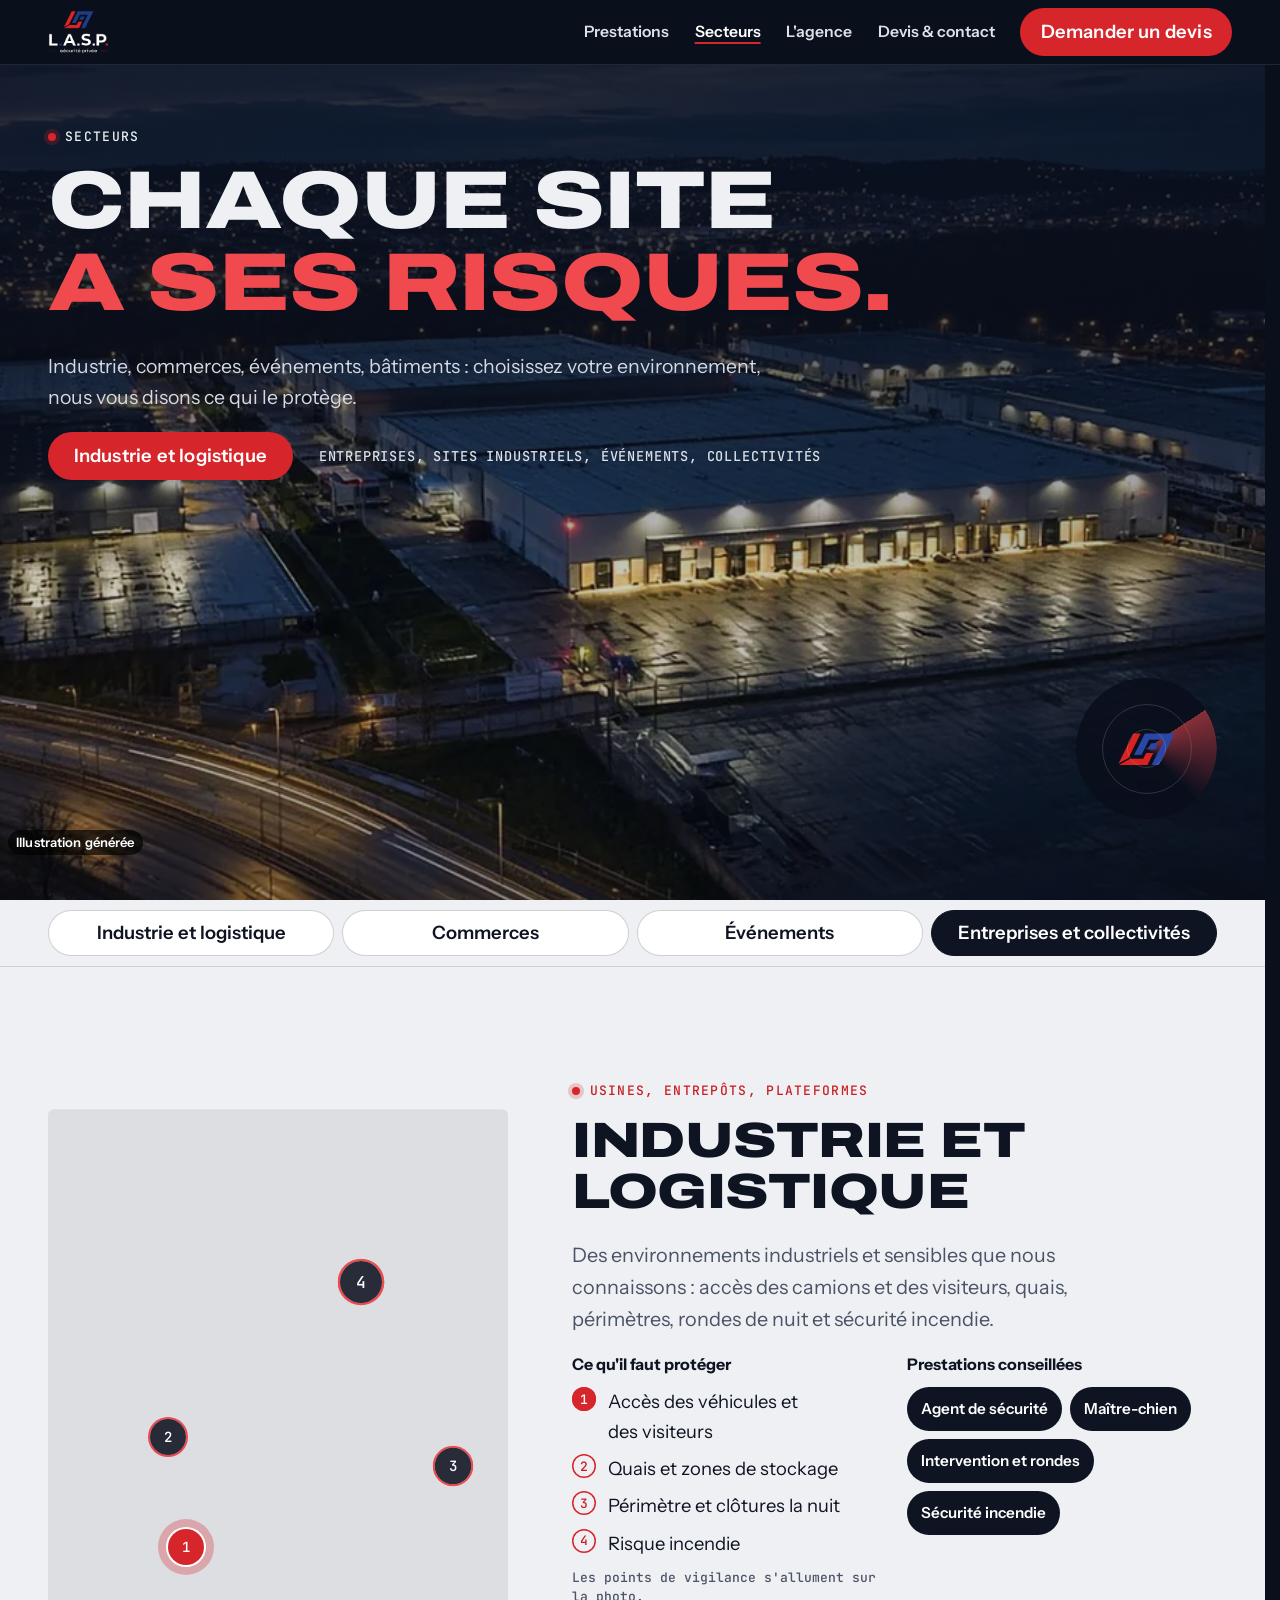
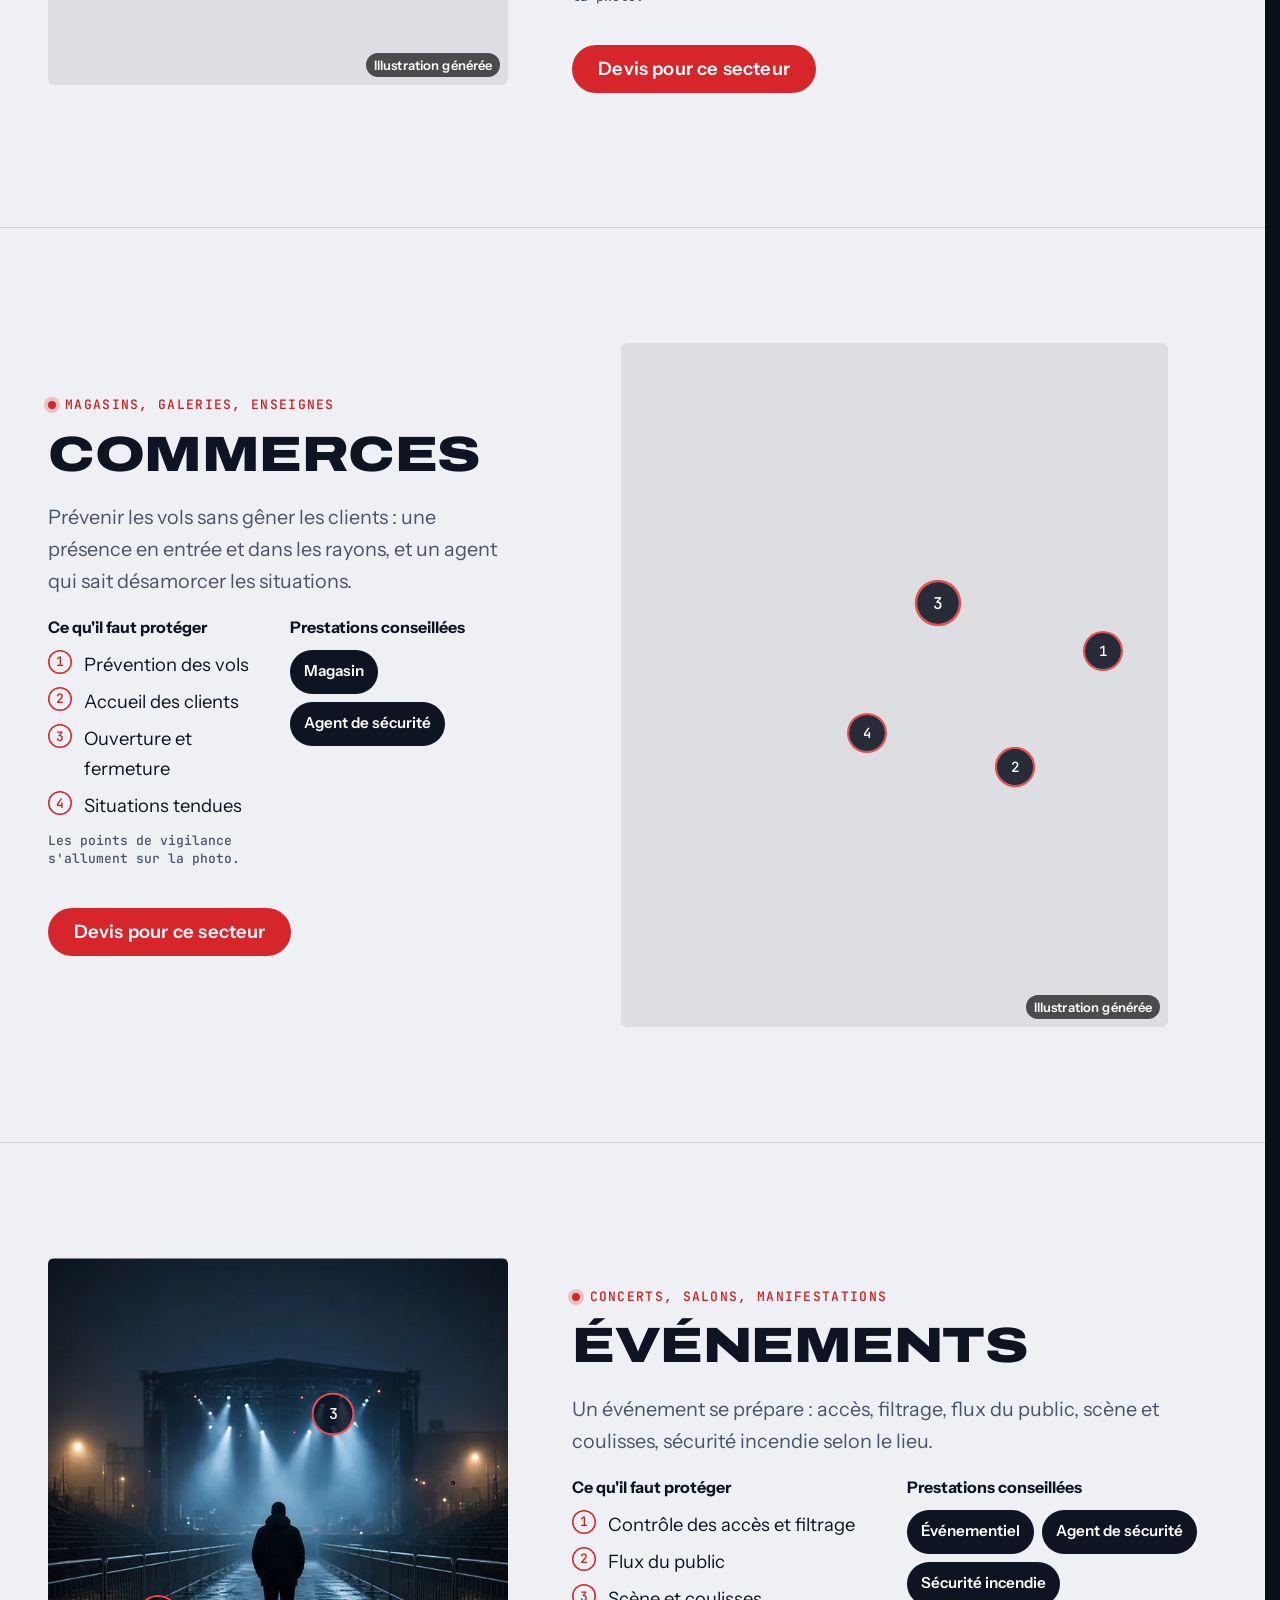
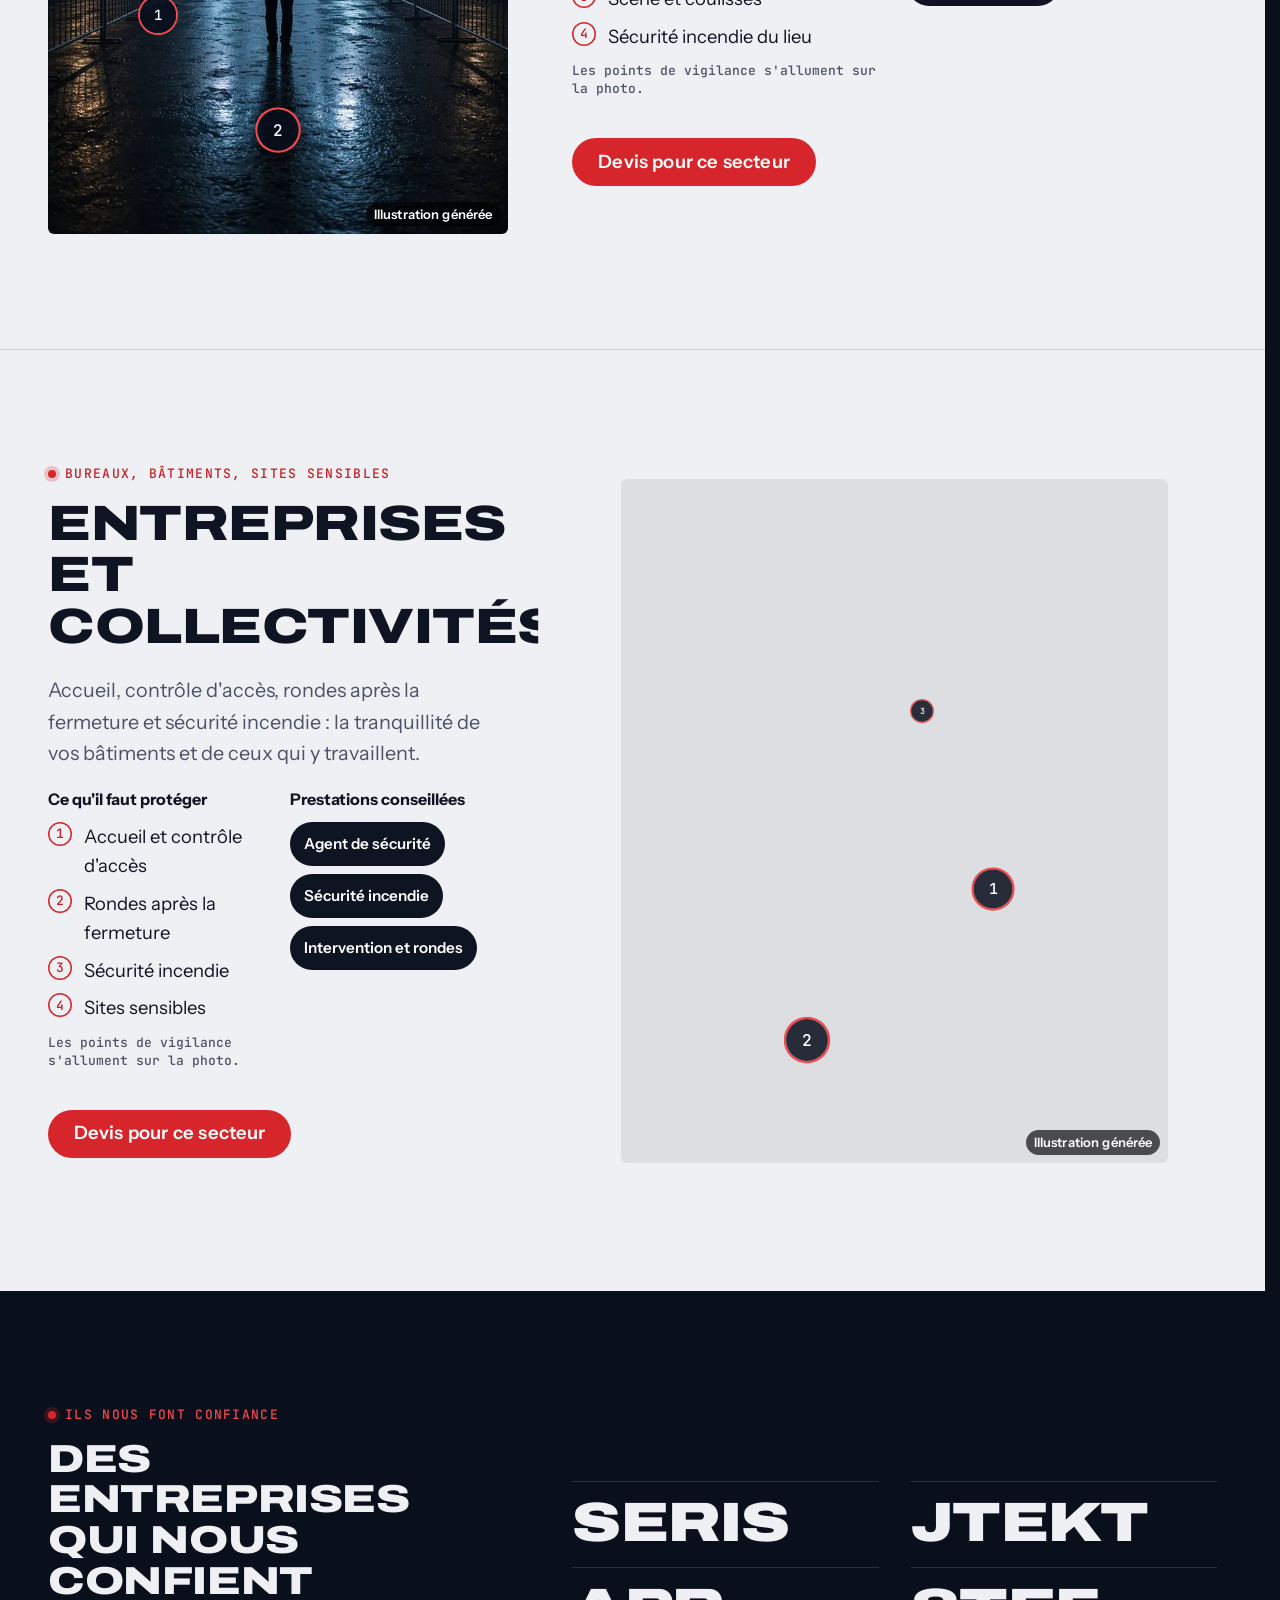
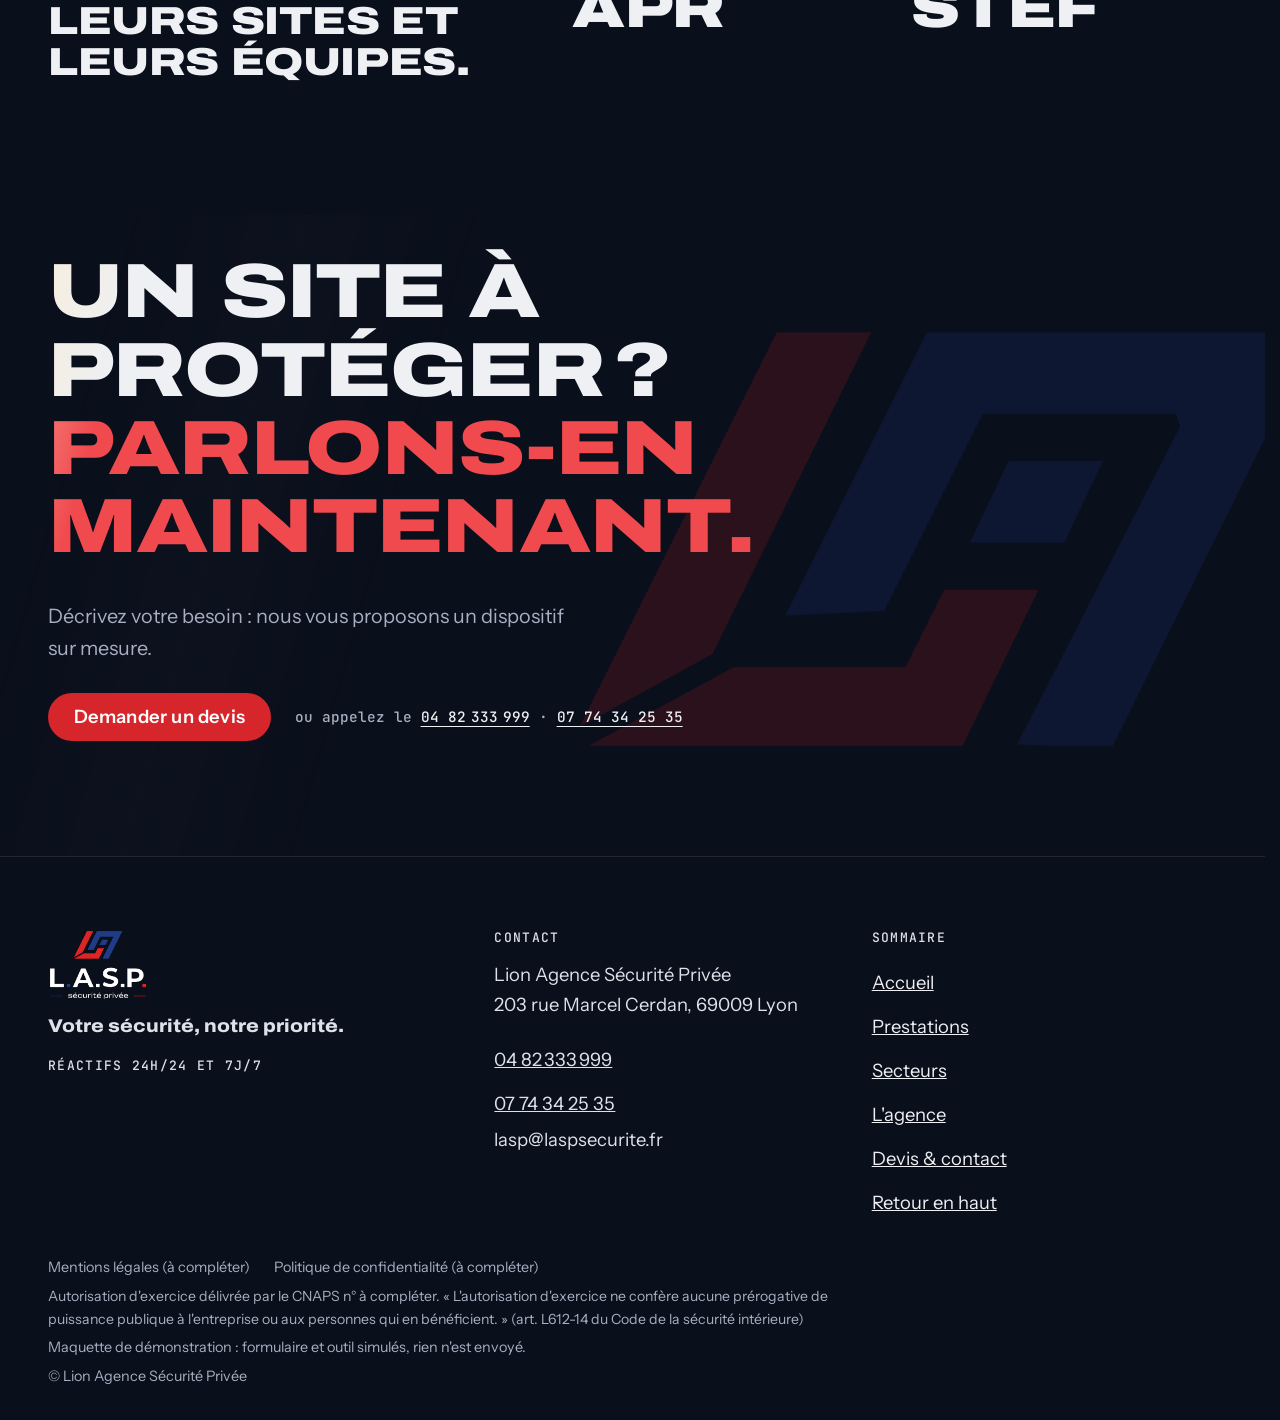
<file: secteurs.html>
<!doctype html>
<html lang="fr" data-v="2">
<head>
<meta charset="utf-8">
<meta name="viewport" content="width=device-width, initial-scale=1, viewport-fit=cover">
<title>Secteurs · LASP Sécurité</title>
<meta name="description" content="Industrie et logistique, commerces, événements, entreprises et collectivités : les dispositifs de LASP Sécurité selon votre site.">
<meta name="robots" content="noindex, nofollow">
<link rel="canonical" href="https://lasp-securite-maquette.vercel.app/secteurs">
<style>:root{--fond:#0A0F1C;--texte:#EEF0F3;--voile-fond:#0A0F1C;--ouverture-fond:#0A0F1C;--menu-fond:#0A0F1C}:root { --entete-h: 72px; --barres-h: 0px; } html { background: var(--fond); color: var(--texte); scrollbar-gutter: stable; } body { margin: 0; background: var(--fond); } html.js:not(.secours):not([data-arrivee="retour"]) [data-anime] { opacity: 0; } html.js:not(.secours):not([data-arrivee="retour"]) [data-anime].vu { opacity: 1; } [data-voile] { position: fixed; inset: 0; z-index: 900; background: var(--voile-fond); transform: translateY(100%); visibility: hidden; pointer-events: none; } html[data-arrivee="voile"]:not(.voile-leve):not(.secours) [data-voile] { transform: none; visibility: visible; } html.secours [data-voile] { visibility: hidden !important; } .ouverture-panneau { position: fixed; inset: 0; z-index: 850; display: none; place-content: center; justify-items: center; background: var(--ouverture-fond, var(--voile-fond)); color: var(--fond); text-align: center; } html.js[data-arrivee="intro"]:not(.secours):not(.intro-finie) .ouverture-panneau { display: grid; } html.defilement-bloque, html.defilement-bloque body, html.js[data-arrivee="intro"]:not(.secours):not(.intro-finie), html.js[data-arrivee="intro"]:not(.secours):not(.intro-finie) body, html[data-arrivee="voile"]:not(.voile-leve):not(.secours), html[data-arrivee="voile"]:not(.voile-leve):not(.secours) body { overflow: hidden; } html.js[data-arrivee="intro"]:not(.secours):not(.intro-finie) { background-color: var(--ouverture-fond, var(--voile-fond)); } html[data-arrivee="voile"]:not(.voile-leve):not(.secours) { background-color: var(--voile-fond); }</style>
<script>(function () {
var d = document.documentElement, ss = null, ls = null;
try { ss = window.sessionStorage; ls = window.localStorage; } catch (e) {}
d.classList.add('js');
var nav = performance.getEntriesByType ? performance.getEntriesByType('navigation')[0] : null;
var type = nav ? nav.type : 'navigate';
var depart = null;
try { depart = JSON.parse(ss.getItem('socle:depart') || 'null'); ss.removeItem('socle:depart'); } catch (e) {}
if (depart && !(Date.now() - depart.t < 15000)) depart = null;
var mode = type === 'back_forward' ? 'retour' : type === 'reload' ? 'intro' : depart ? 'voile' : 'intro';
d.setAttribute('data-arrivee', mode);
if (mode === 'voile' && depart.couleur) d.style.setProperty('--voile-fond', depart.couleur);
if (type === 'reload' && 'scrollRestoration' in history) {
history.scrollRestoration = 'manual';
}
try {
var choisie = ls && ls.getItem('socle:langue');
var langue = (d.lang || '').slice(0, 2);
if (choisie && choisie !== langue && type === 'navigate' && !depart) {
var alt = document.querySelector('link[rel="alternate"][hreflang="' + choisie + '"]');
if (alt) location.replace(new URL(alt.href).pathname + location.search + location.hash);
}
} catch (e) {}
setTimeout(function () { if (!d.classList.contains('demarre')) d.classList.add('secours'); }, 2000);
})();</script>
<link rel="preload" href="/assets/fonts/archivo-titres.woff2" as="font" type="font/woff2" crossorigin>
<link rel="preload" href="/assets/fonts/instrument-sans.woff2" as="font" type="font/woff2" crossorigin>
<link rel="stylesheet" href="/assets/css/socle.css?v=2">
<link rel="stylesheet" href="/assets/css/site.css?v=2">
<link rel="modulepreload" href="/assets/js/site.js?v=2">
<link rel="modulepreload" href="/assets/js/socle/index.js?v=2">
<script src="/assets/vendor/gsap.min.js" defer></script>
<script src="/assets/vendor/ScrollTrigger.min.js" defer></script>
<script src="/assets/vendor/SplitText.min.js" defer></script>
<script type="module" src="/assets/js/site.js?v=2"></script>
<meta name="theme-color" content="#0A0F1C">
<link rel="icon" href="/assets/images/favicon.svg" type="image/svg+xml">
<link rel="apple-touch-icon" href="/assets/images/apple-touch-icon.png">
<meta property="og:type" content="website">
<meta property="og:site_name" content="LASP Sécurité">
<meta property="og:locale" content="fr_FR">
<meta property="og:title" content="Secteurs · LASP Sécurité">
<meta property="og:description" content="Industrie et logistique, commerces, événements, entreprises et collectivités : les dispositifs de LASP Sécurité selon votre site.">
<meta property="og:url" content="https://lasp-securite-maquette.vercel.app/secteurs">
<meta property="og:image" content="https://lasp-securite-maquette.vercel.app/assets/partage/secteurs-fr.jpg">
<meta property="og:image:width" content="1200">
<meta property="og:image:height" content="630">
<meta property="og:image:alt" content="Les secteurs protégés par LASP Sécurité">
<meta name="twitter:card" content="summary_large_image">
<script type="application/ld+json">{"@context":"https://schema.org","@type":"LocalBusiness","additionalType":"https://schema.org/ProfessionalService","name":"Lion Agence Sécurité Privée (LASP)","url":"https://lasp-securite-maquette.vercel.app/","telephone":["+33482333999","+33774342535"],"email":"lasp@laspsecurite.fr","address":{"@type":"PostalAddress","streetAddress":"203 rue Marcel Cerdan","postalCode":"69009","addressLocality":"Lyon","addressCountry":"FR"},"areaServed":"Lyon","slogan":"Votre sécurité, notre priorité.","description":"Sécurité privée à Lyon : agents de sécurité, maîtres-chiens, sécurité incendie SSIAP, événementiel, prévention des vols en magasin, rondes et interventions, 24h/24 et 7j/7."}</script>
</head>
<body id="haut">
<div data-voile data-forme="iris" aria-hidden="true"><div class="voile-contenu"><svg class="monogramme voile-mono" viewBox="0 0 173 98" aria-hidden="true" focusable="false"><path class="mono-l" fill="#DB2222" d="M108.5 61.5 L86.5 61.5 L77.5 79.5 L37.5 79.5 L2.5 98.5 L90.5 98.5 Z M69.5 1.5 L47.5 1.5 L1.5 93.5 L32.5 76.5 Z"/><path class="mono-a" fill="#2A47A8" d="M101.5 31.5 L92.5 50.5 L114.5 50.5 L123.5 31.5 Z M173.5 1.5 L82.5 1.5 L49.5 67.5 L72.5 66.5 L95.5 20.5 L140.5 20.5 L141.5 23.5 L103.5 97.5 L125.5 98.5 Z"/></svg><span data-voile-libelle>Secteurs</span></div></div>
<div class="ouverture-panneau" data-ouverture aria-hidden="true">
  <div class="ouverture-objet" data-ouverture-objet><svg class="monogramme ouverture-mono" viewBox="0 0 173 98" aria-hidden="true" focusable="false"><path class="mono-l" fill="#DB2222" d="M108.5 61.5 L86.5 61.5 L77.5 79.5 L37.5 79.5 L2.5 98.5 L90.5 98.5 Z M69.5 1.5 L47.5 1.5 L1.5 93.5 L32.5 76.5 Z"/><path class="mono-a" fill="#2A47A8" d="M101.5 31.5 L92.5 50.5 L114.5 50.5 L123.5 31.5 Z M173.5 1.5 L82.5 1.5 L49.5 67.5 L72.5 66.5 L95.5 20.5 L140.5 20.5 L141.5 23.5 L103.5 97.5 L125.5 98.5 Z"/></svg></div>
  <span class="ouverture-trait"></span>
  <p class="ouverture-ligne">Lion Agence Sécurité Privée</p>
</div>
<a class="evitement" href="#contenu">Aller au contenu</a>
<header data-entete>
  <div class="entete-rangee">
    <a class="entete-logo" href="/" data-libelle="Accueil">
      <img src="/assets/images/logo-lasp.png" alt="" width="61" height="44"><span class="visuellement-cache">LASP Sécurité, retour à l&#39;accueil</span>
    </a>
    <nav data-nav aria-label="Navigation principale">
      <ul><li><a href="/prestations" data-libelle="Prestations">Prestations</a></li><li><a href="/secteurs" data-libelle="Secteurs" aria-current="page">Secteurs</a></li><li><a href="/agence" data-libelle="L&#39;agence">L&#39;agence</a></li><li><a href="/devis" data-libelle="Devis &amp; contact">Devis &amp; contact</a></li></ul>
    </nav>
    <div class="entete-actions">
      <a class="bouton" href="/devis" data-libelle="Devis &amp; contact">Demander un devis</a>
      <button type="button" data-menu-bouton aria-controls="menu" aria-expanded="false" data-libelle-ouvrir="Menu" data-libelle-fermer="Fermer"><span data-libelle-bouton>Menu</span></button>
      <a class="menu-sansjs" href="#menu" data-menu-lien>Menu</a>
    </div>
  </div>
</header>
<script>/* Avant le premier affichage : rangées de la navigation (même règle que ajusterNav dans assets/js/socle/entete.js)
   et hauteur réelle de l'en-tête, pour que rien ne saute quand le JavaScript du site prend la main. */
(function () {
  var h = document.documentElement, u = document.querySelector('[data-nav] ul'), e = document.querySelector('[data-entete]');
  if (u) {
    var deborde = function () { return u.scrollWidth > u.clientWidth + 1; }, c = deborde();
    if (c && window.matchMedia('(min-width: 900px)').matches) {
      h.classList.add('nav-deux-rangees'); c = deborde();
      if (c) { h.classList.add('nav-deux-lignes'); var a = u.querySelector('a'); c = !a || u.getBoundingClientRect().height > a.getBoundingClientRect().height * 2.5; }
      if (c) h.classList.remove('nav-deux-rangees', 'nav-deux-lignes');
    }
    if (c) h.classList.add('nav-compacte');
  }
  if (e) h.style.setProperty('--entete-h', Math.round(e.getBoundingClientRect().height) + 'px');
})();</script>
<span id="menu-ferme" aria-hidden="true"></span>
<div id="menu" data-menu role="dialog" aria-modal="true" aria-label="Menu">
  <p class="menu-sansjs-fermer"><a href="#menu-ferme">Fermer</a></p>
  <ul><li style="--i:0"><a href="/" class="menu-lien" data-libelle="Accueil">Accueil</a></li><li style="--i:1"><a href="/prestations" class="menu-lien" data-libelle="Prestations">Prestations</a></li><li style="--i:2"><a href="/secteurs" class="menu-lien" data-libelle="Secteurs" aria-current="page">Secteurs</a></li><li style="--i:3"><a href="/agence" class="menu-lien" data-libelle="L&#39;agence">L&#39;agence</a></li><li style="--i:4"><a href="/devis" class="menu-lien" data-libelle="Devis &amp; contact">Devis &amp; contact</a></li></ul>
  <p class="menu-tel"><a class="bouton" href="tel:+33482333999">Appeler 04 82 333 999</a> <a class="bouton bouton--contour" href="tel:+33774342535">07 74 34 25 35</a></p>
  <p class="menu-dispo">Réactifs 24h/24 et 7j/7</p>
</div>
<main id="contenu" tabindex="-1">
<section class="ouv-vue s-nuit" id="debut" data-plein-ecran>
  <div class="ouv-vue-cadre" data-effet="vue-descend">
    <div class="apercu-flou" aria-hidden="true" data-audit-ignorer style="--flou:url([data-uri]);--flou-m:url([data-uri]);--cadrage:50% 60%"></div>
    <figure class="media ouv-vue-media" data-grok style="--cadrage:50% 60%">
  <picture><source media="(max-width: 760px) and (orientation: portrait)" srcset="/assets/images/grok/secteurs-ouverture-mobile-640.webp 640w" sizes="100vw">
    <img src="/assets/images/grok/secteurs-ouverture-1280.webp" srcset="/assets/images/grok/secteurs-ouverture-640.webp 640w, /assets/images/grok/secteurs-ouverture-1280.webp 1280w, /assets/images/grok/secteurs-ouverture-1920.webp 1920w" sizes="100vw" alt="Zone logistique et industrielle à l&#39;heure bleue" width="1280" height="720" fetchpriority="high" loading="eager" decoding="async">
  </picture><figcaption class="mention-ia">Illustration générée</figcaption>
</figure>
  </div>
  <div class="conteneur ouv-vue-contenu">
    <p class="surtitre ouv-surtitre">Secteurs</p>
    <h1 class="ouv-titre" data-anime="gsap"><span class="hero-masque"><span class="hero-ligne">Chaque site</span></span><span class="hero-masque"><span class="hero-ligne"><em>a ses risques.</em></span></span></h1>
    <p class="ouv-texte masque-ecran-bas" data-anime="gsap">Industrie, commerces, événements, bâtiments : choisissez votre environnement, nous vous disons ce qui le protège.</p>
    <div class="ouv-actions" data-anime="gsap">
      <a class="bouton" href="#industrie" data-action-principale>Industrie et logistique</a>
      <p class="hero-info" data-info-cle>Entreprises, sites industriels, événements, collectivités</p>
    </div>
  </div>
  <div class="radar" data-iris-centre="disque" aria-hidden="true"><span class="radar-balai" data-effet="radar"></span><svg class="monogramme radar-mono" viewBox="0 0 173 98" aria-hidden="true" focusable="false"><path class="mono-l" fill="#DB2222" d="M108.5 61.5 L86.5 61.5 L77.5 79.5 L37.5 79.5 L2.5 98.5 L90.5 98.5 Z M69.5 1.5 L47.5 1.5 L1.5 93.5 L32.5 76.5 Z"/><path class="mono-a" fill="#2A47A8" d="M101.5 31.5 L92.5 50.5 L114.5 50.5 L123.5 31.5 Z M173.5 1.5 L82.5 1.5 L49.5 67.5 L72.5 66.5 L95.5 20.5 L140.5 20.5 L141.5 23.5 L103.5 97.5 L125.5 98.5 Z"/></svg></div>
</section>
<nav class="onglets s-clair" aria-label="Choisir un secteur" data-sommaire>
  <ul class="conteneur"><li><a href="#industrie">Industrie et logistique</a></li><li><a href="#commerces">Commerces</a></li><li><a href="#evenements">Événements</a></li><li><a href="#entreprises">Entreprises et collectivités</a></li></ul>
</nav>
<section class="secteur s-clair" id="industrie">
  <div class="conteneur secteur-grille">
    <div class="secteur-visuel" data-vigilance>
      <figure class="media secteur-grand-media" data-grok data-anime="rideau" style="--cadrage:50% 50%">
  <picture>
    <img src="/assets/images/grok/secteur-industrie-1600.webp" srcset="/assets/images/grok/secteur-industrie-640.webp 640w, /assets/images/grok/secteur-industrie-1024.webp 1024w, /assets/images/grok/secteur-industrie-1600.webp 1600w" sizes="(max-width: 760px) 100vw, 40vw" alt="Industrie et logistique" width="1600" height="2000" loading="lazy" decoding="async">
  </picture><figcaption class="mention-ia">Illustration générée</figcaption>
</figure>
      <span class="vigie" style="left:30%;top:76%" data-vigie="0" data-effet="vigilance" aria-hidden="true" data-superpose><span>1</span></span><span class="vigie" style="left:26%;top:57%" data-vigie="1" data-effet="vigilance" aria-hidden="true" data-superpose><span>2</span></span><span class="vigie" style="left:88%;top:62%" data-vigie="2" data-effet="vigilance" aria-hidden="true" data-superpose><span>3</span></span><span class="vigie" style="left:68%;top:30%" data-vigie="3" data-effet="vigilance" aria-hidden="true" data-superpose><span>4</span></span>
    </div>
    <div class="secteur-texte">
      <p class="surtitre ">Usines, entrepôts, plateformes</p>
      <h2 data-anime="lignes">Industrie et logistique</h2>
      <p class="intro" data-anime>Des environnements industriels et sensibles que nous connaissons : accès des camions et des visiteurs, quais, périmètres, rondes de nuit et sécurité incendie.</p>
      <div class="secteur-colonnes">
        <div>
          <h3>Ce qu&#39;il faut protéger</h3>
          <ol class="vigilance-liste" data-anime="cascade"><li data-vigie-lien="0"><span class="vl-num" aria-hidden="true">1</span>Accès des véhicules et des visiteurs</li><li data-vigie-lien="1"><span class="vl-num" aria-hidden="true">2</span>Quais et zones de stockage</li><li data-vigie-lien="2"><span class="vl-num" aria-hidden="true">3</span>Périmètre et clôtures la nuit</li><li data-vigie-lien="3"><span class="vl-num" aria-hidden="true">4</span>Risque incendie</li></ol>
          <p class="vigilance-note">Les points de vigilance s&#39;allument sur la photo.</p>
        </div>
        <div>
          <h3>Prestations conseillées</h3>
          <ul class="jetons"><li><a href="/prestations#agent" class="jeton" data-libelle="Prestations">Agent de sécurité</a></li><li><a href="/prestations#maitre-chien" class="jeton" data-libelle="Prestations">Maître-chien</a></li><li><a href="/prestations#rondes" class="jeton" data-libelle="Prestations">Intervention et rondes</a></li><li><a href="/prestations#incendie" class="jeton" data-libelle="Prestations">Sécurité incendie</a></li></ul>
        </div>
      </div>
      <p><a href="/devis?site=industrie#demande" class="bouton" data-libelle="Devis &amp; contact">Devis pour ce secteur</a></p>
    </div>
  </div>
</section><section class="secteur s-clair secteur--inverse" id="commerces">
  <div class="conteneur secteur-grille">
    <div class="secteur-visuel" data-vigilance>
      <figure class="media secteur-grand-media" data-grok data-anime="rideau" style="--cadrage:50% 50%">
  <picture>
    <img src="/assets/images/grok/secteur-commerce-1600.webp" srcset="/assets/images/grok/secteur-commerce-640.webp 640w, /assets/images/grok/secteur-commerce-1024.webp 1024w, /assets/images/grok/secteur-commerce-1600.webp 1600w" sizes="(max-width: 760px) 100vw, 40vw" alt="Commerces" width="1600" height="2000" loading="lazy" decoding="async">
  </picture><figcaption class="mention-ia">Illustration générée</figcaption>
</figure>
      <span class="vigie" style="left:88%;top:45%" data-vigie="0" data-effet="vigilance" aria-hidden="true" data-superpose><span>1</span></span><span class="vigie" style="left:72%;top:62%" data-vigie="1" data-effet="vigilance" aria-hidden="true" data-superpose><span>2</span></span><span class="vigie" style="left:58%;top:38%" data-vigie="2" data-effet="vigilance" aria-hidden="true" data-superpose><span>3</span></span><span class="vigie" style="left:45%;top:57%" data-vigie="3" data-effet="vigilance" aria-hidden="true" data-superpose><span>4</span></span>
    </div>
    <div class="secteur-texte">
      <p class="surtitre ">Magasins, galeries, enseignes</p>
      <h2 data-anime="lignes">Commerces</h2>
      <p class="intro" data-anime>Prévenir les vols sans gêner les clients : une présence en entrée et dans les rayons, et un agent qui sait désamorcer les situations.</p>
      <div class="secteur-colonnes">
        <div>
          <h3>Ce qu&#39;il faut protéger</h3>
          <ol class="vigilance-liste" data-anime="cascade"><li data-vigie-lien="0"><span class="vl-num" aria-hidden="true">1</span>Prévention des vols</li><li data-vigie-lien="1"><span class="vl-num" aria-hidden="true">2</span>Accueil des clients</li><li data-vigie-lien="2"><span class="vl-num" aria-hidden="true">3</span>Ouverture et fermeture</li><li data-vigie-lien="3"><span class="vl-num" aria-hidden="true">4</span>Situations tendues</li></ol>
          <p class="vigilance-note">Les points de vigilance s&#39;allument sur la photo.</p>
        </div>
        <div>
          <h3>Prestations conseillées</h3>
          <ul class="jetons"><li><a href="/prestations#magasin" class="jeton" data-libelle="Prestations">Magasin</a></li><li><a href="/prestations#agent" class="jeton" data-libelle="Prestations">Agent de sécurité</a></li></ul>
        </div>
      </div>
      <p><a href="/devis?site=commerces#demande" class="bouton" data-libelle="Devis &amp; contact">Devis pour ce secteur</a></p>
    </div>
  </div>
</section><section class="secteur s-clair" id="evenements">
  <div class="conteneur secteur-grille">
    <div class="secteur-visuel" data-vigilance>
      <figure class="media secteur-grand-media" data-grok data-anime="rideau" style="--cadrage:50% 50%">
  <picture>
    <img src="/assets/images/grok/secteur-evenement-1600.webp" srcset="/assets/images/grok/secteur-evenement-640.webp 640w, /assets/images/grok/secteur-evenement-1024.webp 1024w, /assets/images/grok/secteur-evenement-1600.webp 1600w" sizes="(max-width: 760px) 100vw, 40vw" alt="Événements" width="1600" height="2000" loading="lazy" decoding="async">
  </picture><figcaption class="mention-ia">Illustration générée</figcaption>
</figure>
      <span class="vigie" style="left:24%;top:62%" data-vigie="0" data-effet="vigilance" aria-hidden="true" data-superpose><span>1</span></span><span class="vigie" style="left:50%;top:82%" data-vigie="1" data-effet="vigilance" aria-hidden="true" data-superpose><span>2</span></span><span class="vigie" style="left:62%;top:27%" data-vigie="2" data-effet="vigilance" aria-hidden="true" data-superpose><span>3</span></span><span class="vigie" style="left:88%;top:39%" data-vigie="3" data-effet="vigilance" aria-hidden="true" data-superpose><span>4</span></span>
    </div>
    <div class="secteur-texte">
      <p class="surtitre ">Concerts, salons, manifestations</p>
      <h2 data-anime="lignes">Événements</h2>
      <p class="intro" data-anime>Un événement se prépare : accès, filtrage, flux du public, scène et coulisses, sécurité incendie selon le lieu.</p>
      <div class="secteur-colonnes">
        <div>
          <h3>Ce qu&#39;il faut protéger</h3>
          <ol class="vigilance-liste" data-anime="cascade"><li data-vigie-lien="0"><span class="vl-num" aria-hidden="true">1</span>Contrôle des accès et filtrage</li><li data-vigie-lien="1"><span class="vl-num" aria-hidden="true">2</span>Flux du public</li><li data-vigie-lien="2"><span class="vl-num" aria-hidden="true">3</span>Scène et coulisses</li><li data-vigie-lien="3"><span class="vl-num" aria-hidden="true">4</span>Sécurité incendie du lieu</li></ol>
          <p class="vigilance-note">Les points de vigilance s&#39;allument sur la photo.</p>
        </div>
        <div>
          <h3>Prestations conseillées</h3>
          <ul class="jetons"><li><a href="/prestations#evenementiel" class="jeton" data-libelle="Prestations">Événementiel</a></li><li><a href="/prestations#agent" class="jeton" data-libelle="Prestations">Agent de sécurité</a></li><li><a href="/prestations#incendie" class="jeton" data-libelle="Prestations">Sécurité incendie</a></li></ul>
        </div>
      </div>
      <p><a href="/devis?site=evenements#demande" class="bouton" data-libelle="Devis &amp; contact">Devis pour ce secteur</a></p>
    </div>
  </div>
</section><section class="secteur s-clair secteur--inverse" id="entreprises">
  <div class="conteneur secteur-grille">
    <div class="secteur-visuel" data-vigilance>
      <figure class="media secteur-grand-media" data-grok data-anime="rideau" style="--cadrage:50% 50%">
  <picture>
    <img src="/assets/images/grok/secteur-entreprise-1600.webp" srcset="/assets/images/grok/secteur-entreprise-640.webp 640w, /assets/images/grok/secteur-entreprise-1024.webp 1024w, /assets/images/grok/secteur-entreprise-1600.webp 1600w" sizes="(max-width: 760px) 100vw, 40vw" alt="Entreprises et collectivités" width="1600" height="2000" loading="lazy" decoding="async">
  </picture><figcaption class="mention-ia">Illustration générée</figcaption>
</figure>
      <span class="vigie" style="left:68%;top:60%" data-vigie="0" data-effet="vigilance" aria-hidden="true" data-superpose><span>1</span></span><span class="vigie" style="left:34%;top:82%" data-vigie="1" data-effet="vigilance" aria-hidden="true" data-superpose><span>2</span></span><span class="vigie" style="left:55%;top:34%" data-vigie="2" data-effet="vigilance" aria-hidden="true" data-superpose><span>3</span></span><span class="vigie" style="left:86%;top:20%" data-vigie="3" data-effet="vigilance" aria-hidden="true" data-superpose><span>4</span></span>
    </div>
    <div class="secteur-texte">
      <p class="surtitre ">Bureaux, bâtiments, sites sensibles</p>
      <h2 data-anime="lignes">Entreprises et collectivités</h2>
      <p class="intro" data-anime>Accueil, contrôle d&#39;accès, rondes après la fermeture et sécurité incendie : la tranquillité de vos bâtiments et de ceux qui y travaillent.</p>
      <div class="secteur-colonnes">
        <div>
          <h3>Ce qu&#39;il faut protéger</h3>
          <ol class="vigilance-liste" data-anime="cascade"><li data-vigie-lien="0"><span class="vl-num" aria-hidden="true">1</span>Accueil et contrôle d&#39;accès</li><li data-vigie-lien="1"><span class="vl-num" aria-hidden="true">2</span>Rondes après la fermeture</li><li data-vigie-lien="2"><span class="vl-num" aria-hidden="true">3</span>Sécurité incendie</li><li data-vigie-lien="3"><span class="vl-num" aria-hidden="true">4</span>Sites sensibles</li></ol>
          <p class="vigilance-note">Les points de vigilance s&#39;allument sur la photo.</p>
        </div>
        <div>
          <h3>Prestations conseillées</h3>
          <ul class="jetons"><li><a href="/prestations#agent" class="jeton" data-libelle="Prestations">Agent de sécurité</a></li><li><a href="/prestations#incendie" class="jeton" data-libelle="Prestations">Sécurité incendie</a></li><li><a href="/prestations#rondes" class="jeton" data-libelle="Prestations">Intervention et rondes</a></li></ul>
        </div>
      </div>
      <p><a href="/devis?site=entreprises#demande" class="bouton" data-libelle="Devis &amp; contact">Devis pour ce secteur</a></p>
    </div>
  </div>
</section>
<section class="refs-bande s-nuit" id="references">
  <div class="conteneur refs-grille">
    <div>
      <p class="surtitre ">Ils nous font confiance</p>
      <h2 data-anime="lignes">Des entreprises qui nous confient leurs sites et leurs équipes.</h2>
    </div>
    <ul class="refs refs--nuit" data-anime="cascade"><li>SERIS</li><li>JTEKT</li><li>APR</li><li>STEF</li></ul>
  </div>
</section>
<section class="fin s-nuit" id="fin">
  <div class="fin-decor" data-visuel aria-hidden="true"><svg class="monogramme fin-mono" viewBox="0 0 173 98" aria-hidden="true" focusable="false"><path class="mono-l" fill="#DB2222" d="M108.5 61.5 L86.5 61.5 L77.5 79.5 L37.5 79.5 L2.5 98.5 L90.5 98.5 Z M69.5 1.5 L47.5 1.5 L1.5 93.5 L32.5 76.5 Z"/><path class="mono-a" fill="#2A47A8" d="M101.5 31.5 L92.5 50.5 L114.5 50.5 L123.5 31.5 Z M173.5 1.5 L82.5 1.5 L49.5 67.5 L72.5 66.5 L95.5 20.5 L140.5 20.5 L141.5 23.5 L103.5 97.5 L125.5 98.5 Z"/></svg><span class="fin-faisceau" data-effet="balayage"></span></div>
  <div class="conteneur fin-contenu">
    <div class="fin-titre-bloc" data-anime>
      <h2 class="fin-titre">Un site à protéger ?<br><em>Parlons-en maintenant.</em></h2>
      <p class="fin-titre fin-lumiere" aria-hidden="true" data-audit-ignorer data-effet="lumiere-titre" data-grille="typo">Un site à protéger ?<br><em>Parlons-en maintenant.</em></p>
    </div>
    <p class="fin-texte" data-anime>Décrivez votre besoin : nous vous proposons un dispositif sur mesure.</p>
    <div class="fin-actions" data-anime>
      <a href="/devis#demande" class="bouton" data-libelle="Devis &amp; contact" data-survol="magnetique">Demander un devis</a>
      <p class="fin-tel">ou appelez le <a href="tel:+33482333999">04 82 333 999</a> · <a href="tel:+33774342535">07 74 34 25 35</a></p>
    </div>
  </div>
</section>
</main>
<nav class="fil-ronde" aria-label="Ronde de la page" data-fil="Aller à" data-grille="fil"><ol><li class="fil-progres-li" aria-hidden="true"><span class="fil-progres"></span></li></ol></nav>
<footer class="pied" id="pied">
  <div class="conteneur pied-grille">
    <div class="pied-marque">
      <img src="/assets/images/logo-lasp.png" alt="L.A.S.P. sécurité privée" width="100" height="72" loading="lazy">
      <p class="pied-slogan">Votre sécurité, notre priorité.</p>
      <p class="pied-dispo">Réactifs 24h/24 et 7j/7</p>
    </div>
    <div>
      <p class="pied-titre">Contact</p>
      <p>Lion Agence Sécurité Privée<br>203 rue Marcel Cerdan, 69009 Lyon</p>
      <p><a href="tel:+33482333999">04 82 333 999</a><br><a href="tel:+33774342535">07 74 34 25 35</a><br><span class="email-texte">lasp@laspsecurite.fr</span></p>
    </div>
    <nav aria-label="Sommaire">
      <p class="pied-titre">Sommaire</p>
      <ul><li><a href="/" data-libelle="Accueil">Accueil</a></li><li><a href="/prestations" data-libelle="Prestations">Prestations</a></li><li><a href="/secteurs" data-libelle="Secteurs" aria-current="page">Secteurs</a></li><li><a href="/agence" data-libelle="L&#39;agence">L&#39;agence</a></li><li><a href="/devis" data-libelle="Devis &amp; contact">Devis &amp; contact</a></li><li><a href="#haut" data-sans-transition>Retour en haut</a></li></ul>
    </nav>
  </div>
  <div class="conteneur pied-bas">
    <p class="pied-legal"><span>Mentions légales (à compléter)</span><span>Politique de confidentialité (à compléter)</span></p>
    <p class="pied-cnaps">Autorisation d&#39;exercice délivrée par le CNAPS n° à compléter. « L&#39;autorisation d&#39;exercice ne confère aucune prérogative de puissance publique à l&#39;entreprise ou aux personnes qui en bénéficient. » (art. L612-14 du Code de la sécurité intérieure)</p>
    <p>Maquette de démonstration : formulaire et outil simulés, rien n&#39;est envoyé.</p>
    <p>© Lion Agence Sécurité Privée</p>
  </div>
</footer>
<div data-barre-fixe>
  <a class="bouton bouton--contour" href="tel:+33482333999">Appeler</a>
  <a class="bouton" href="/devis" data-libelle="Devis &amp; contact">Demander un devis</a>
</div>
</body>
</html>
</file>
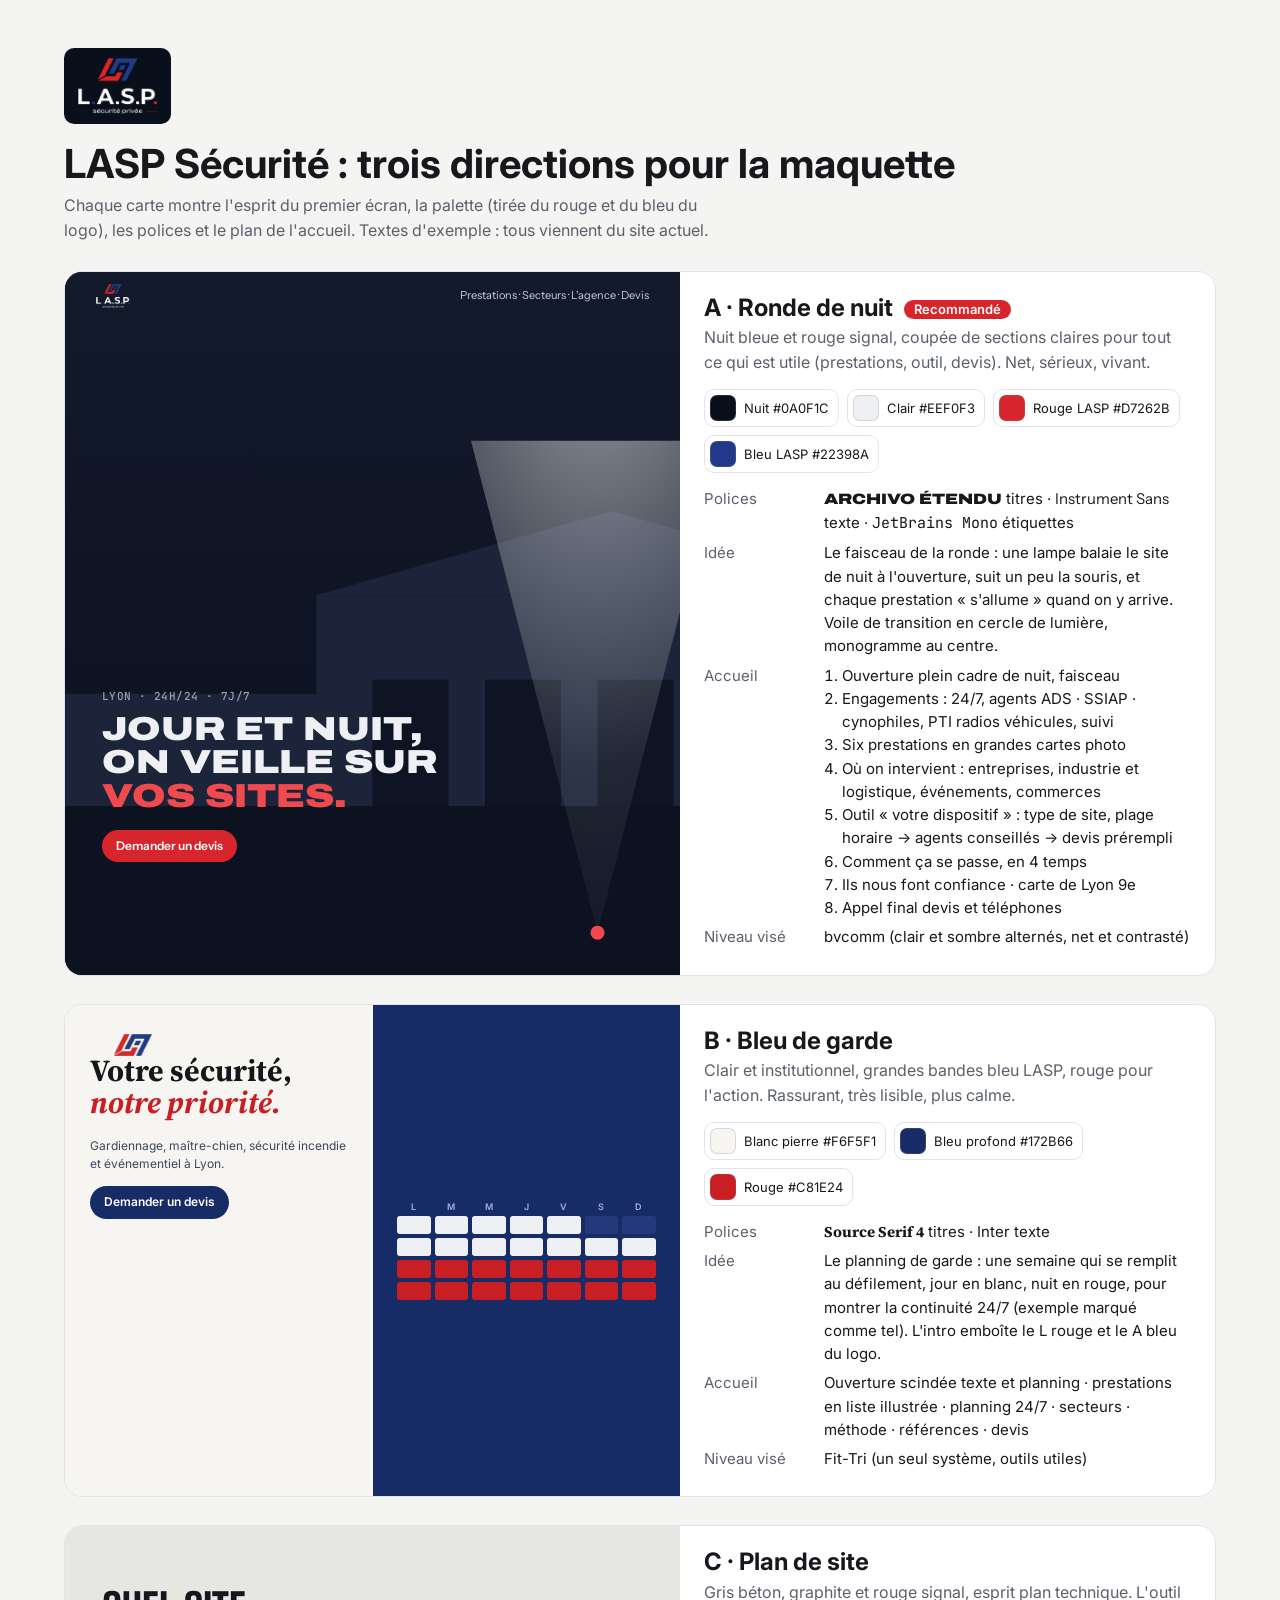
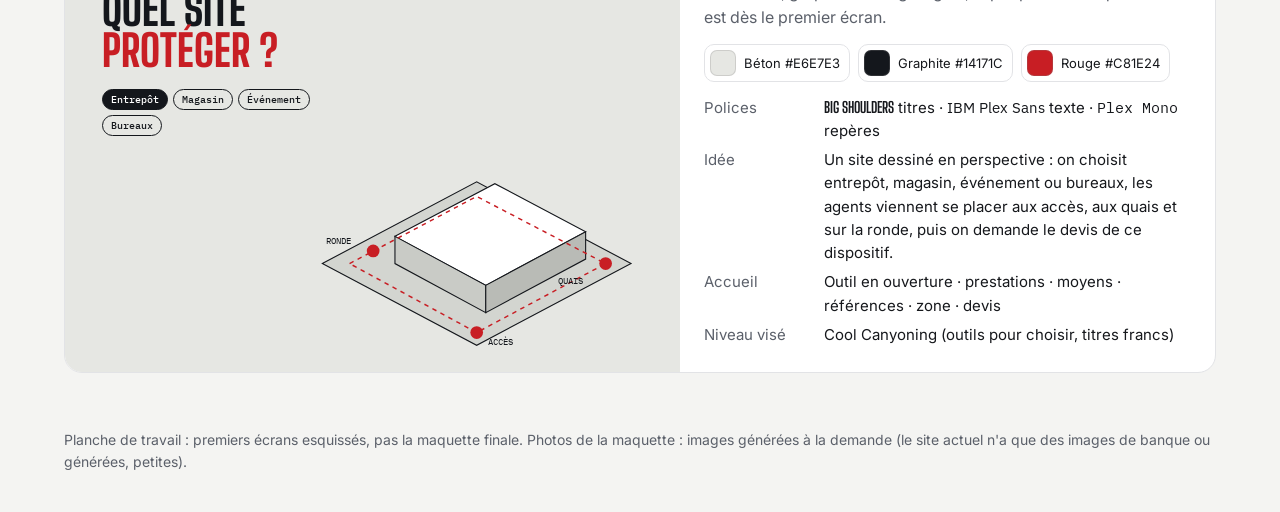
<file: _suivi/directions-lasp.html>
<!DOCTYPE html>
<html lang="fr">
<head>
<meta charset="utf-8">
<meta name="viewport" content="width=device-width, initial-scale=1">
<title>LASP · trois directions</title>
<link rel="preconnect" href="https://fonts.googleapis.com">
<link rel="preconnect" href="https://fonts.gstatic.com" crossorigin>
<link href="https://fonts.googleapis.com/css2?family=Archivo:wdth,wght@112..125,700..900&family=Instrument+Sans:wght@400;600&family=JetBrains+Mono:wght@500&family=Source+Serif+4:opsz,wght@8..60,600;8..60,700&family=Inter:wght@400;600&family=Big+Shoulders+Display:wght@800&family=IBM+Plex+Sans:wght@400;600&family=IBM+Plex+Mono:wght@500&display=swap" rel="stylesheet">
<style>
/* VOICE planche de travail d'un directeur artistique, sobre
   IDEA trois cartes de direction comme des fiches de mission
   PICTURE le premier écran de chaque direction, dessiné
   COLOUR fond neutre, chaque carte porte sa palette
   TYPE Inter pour la planche, les polices des directions dans leurs cartes */
:root{color-scheme:light dark;--bg:light-dark(#f4f4f2,#121315);--ink:light-dark(#16181c,#ecedef);--mute:light-dark(#5b606a,#a4a9b3);--card:light-dark(#fff,#1b1d21);--line:light-dark(#e2e3e6,#2b2e34)}
:root[data-theme=light]{color-scheme:light}:root[data-theme=dark]{color-scheme:dark}
*{box-sizing:border-box;min-width:0}
body{margin:0;background:var(--bg);color:var(--ink);font:16px/1.55 Inter,system-ui,sans-serif;overflow-x:clip}
header{padding:clamp(24px,4vw,48px) max(5vw,16px) 8px;max-width:1320px;margin:auto}
h1{font-size:clamp(26px,3.4vw,40px);line-height:1.08;margin:0 0 8px;text-wrap:balance}
header p{margin:0;color:var(--mute);max-width:68ch}
.logo{display:flex;align-items:center;gap:14px;margin-bottom:18px}
.logo span{background:#0a0f1c;border-radius:10px;padding:10px 14px;display:inline-flex}
.logo img{height:56px;width:auto}
main{display:grid;gap:28px;padding:20px max(5vw,16px) 56px;max-width:1320px;margin:auto}
.dir{background:var(--card);border:1px solid var(--line);border-radius:18px;overflow:hidden;display:grid;grid-template-columns:minmax(0,1.15fr) minmax(0,1fr)}
@media(max-width:900px){.dir{grid-template-columns:minmax(0,1fr)}}
.ecran{position:relative;aspect-ratio:16/10;overflow:hidden}@media(min-width:901px){.ecran{aspect-ratio:auto;height:100%;min-height:360px}}
.infos{padding:22px 24px 26px}
.infos h2{margin:0 0 2px;font-size:24px;line-height:1.15}
.reco{display:inline-block;background:#d7262b;color:#fff;font-size:13px;font-weight:600;border-radius:99px;padding:2px 10px;margin-left:6px;vertical-align:middle}
.amb{color:var(--mute);margin:4px 0 14px}
.pal{display:flex;flex-wrap:wrap;gap:8px;margin:0 0 14px}
.pal div{display:flex;align-items:center;gap:8px;font-size:13px;border:1px solid var(--line);border-radius:10px;padding:5px 9px 5px 5px}
.pal i{width:26px;height:26px;border-radius:7px;display:block;border:1px solid rgba(127,127,127,.25)}
dl{margin:0;display:grid;grid-template-columns:7.2em minmax(0,1fr);gap:6px 12px;font-size:15px}
dt{color:var(--mute)}dd{margin:0}
ol{margin:0;padding-left:1.2em}
/* A */
.a{background:#0a0f1c;color:#eef0f3;font-family:'Instrument Sans',sans-serif}
.a svg{position:absolute;inset:0;width:100%;height:100%}
.a .t{position:absolute;left:6%;bottom:16%;right:30%}
.a .k{font:500 11px 'JetBrains Mono',monospace;color:#9aa3b5;letter-spacing:.04em}
.a h3{font-family:Archivo,sans-serif;font-stretch:125%;font-weight:900;text-transform:uppercase;font-size:clamp(18px,2.6vw,34px);line-height:1;margin:.3em 0 .5em}
.a h3 em{font-style:normal;color:#f04a4f}
.btn{display:inline-block;font-weight:600;font-size:12px;border-radius:999px;padding:7px 14px}
.a .btn{background:#d7262b;color:#fff}
.a .nav{position:absolute;top:0;left:0;right:0;display:flex;justify-content:space-between;align-items:center;padding:12px 5%;font-size:11px;color:#c9cfdb}
.a .nav img{height:24px}
/* B */
.b{background:#f6f5f1;color:#172b66;font-family:Inter,sans-serif;display:grid;grid-template-columns:1fr 1fr}
.b .t{padding:16% 8% 8%}
.b h3{font-family:'Source Serif 4',serif;font-weight:700;font-size:clamp(18px,2.4vw,32px);line-height:1.05;margin:0 0 .6em;color:#14161a}
.b h3 em{font-style:italic;color:#c81e24}
.b p{font-size:12px;color:#3d4659;margin:0 0 12px}
.b .btn{background:#172b66;color:#fff}
.b .sem{background:#172b66;padding:12% 8%;display:grid;grid-template-columns:repeat(7,1fr);gap:4px;align-content:center}
.b .sem b{font:600 9px Inter;color:#9fb0e0;text-align:center}
.b .sem span{height:18px;border-radius:3px;background:#24397a}
.b .sem span.j{background:#eef0f3}.b .sem span.n{background:#c81e24}
.b .mono{position:absolute;left:8%;top:6%;height:22px}
/* C */
.c{background:#e6e7e3;color:#14171c;font-family:'IBM Plex Sans',sans-serif}
.c svg{position:absolute;right:2%;bottom:4%;width:62%;height:auto}
.c .t{position:absolute;left:6%;top:14%;width:44%}
.c h3{font-family:'Big Shoulders Display',sans-serif;font-weight:800;text-transform:uppercase;font-size:clamp(22px,3.4vw,44px);line-height:.95;margin:0 0 .4em}
.c h3 em{font-style:normal;color:#c81e24}
.c .chips{display:flex;flex-wrap:wrap;gap:5px}
.c .chips span{font:500 10px 'IBM Plex Mono',monospace;border:1px solid #14171c;border-radius:99px;padding:3px 8px}
.c .chips span.on{background:#14171c;color:#fff}
footer{max-width:1320px;margin:auto;padding:0 max(5vw,16px) 40px;color:var(--mute);font-size:14px}
@media(prefers-reduced-motion:no-preference){.a .beam{animation:sweep 6s ease-in-out infinite alternate}}
@keyframes sweep{from{transform:rotate(-14deg)}to{transform:rotate(12deg)}}
</style>
</head>
<body>
<header>
  <div class="logo"><span><img alt="Logo L.A.S.P. sécurité privée" src="[data-uri]"></span></div>
  <h1>LASP Sécurité : trois directions pour la maquette</h1>
  <p>Chaque carte montre l'esprit du premier écran, la palette (tirée du rouge et du bleu du logo), les polices et le plan de l'accueil. Textes d'exemple : tous viennent du site actuel.</p>
</header>
<main>

<section class="dir">
  <div class="ecran a">
    <svg viewBox="0 0 800 500" preserveAspectRatio="xMidYMid slice" aria-hidden="true">
      <defs>
        <radialGradient id="g" cx="0" cy="0" r="1" gradientUnits="userSpaceOnUse" gradientTransform="translate(560 40) rotate(90) scale(520 300)"><stop offset="0" stop-color="#fff" stop-opacity=".55"/><stop offset=".6" stop-color="#fff" stop-opacity=".08"/><stop offset="1" stop-color="#fff" stop-opacity="0"/></radialGradient>
        <linearGradient id="h" x1="0" y1="0" x2="0" y2="1"><stop offset="0" stop-color="#131a2c"/><stop offset="1" stop-color="#0a0f1c"/></linearGradient>
      </defs>
      <rect width="800" height="500" fill="url(#h)"/>
      <g fill="#1b2438"><rect x="360" y="230" width="420" height="150"/><polygon points="360,230 570,170 780,230"/><rect x="0" y="300" width="380" height="80"/></g>
      <g fill="#0e1424"><rect x="400" y="290" width="54" height="90"/><rect x="480" y="290" width="54" height="90"/><rect x="560" y="290" width="54" height="90"/><rect x="640" y="290" width="54" height="90"/></g>
      <rect y="380" width="800" height="120" fill="#0c1220"/>
      <g class="beam" style="transform-origin:560px 470px"><polygon points="560,470 470,120 650,120" fill="url(#g)"/></g>
      <circle cx="560" cy="470" r="5" fill="#f04a4f"/>
    </svg>
    <div class="nav"><img alt="" src="[data-uri]"><span>Prestations · Secteurs · L'agence · Devis</span></div>
    <div class="t"><div class="k">LYON · 24H/24 · 7J/7</div><h3>Jour et nuit, on veille sur <em>vos sites.</em></h3><span class="btn">Demander un devis</span></div>
  </div>
  <div class="infos">
    <h2>A · Ronde de nuit <span class="reco">Recommandé</span></h2>
    <p class="amb">Nuit bleue et rouge signal, coupée de sections claires pour tout ce qui est utile (prestations, outil, devis). Net, sérieux, vivant.</p>
    <div class="pal">
      <div><i style="background:#0a0f1c"></i>Nuit #0A0F1C</div>
      <div><i style="background:#eef0f3"></i>Clair #EEF0F3</div>
      <div><i style="background:#d7262b"></i>Rouge LASP #D7262B</div>
      <div><i style="background:#22398a"></i>Bleu LASP #22398A</div>
    </div>
    <dl>
      <dt>Polices</dt><dd><b style="font-family:Archivo;font-stretch:125%;font-weight:900">ARCHIVO ÉTENDU</b> titres · <span style="font-family:'Instrument Sans'">Instrument Sans</span> texte · <span style="font-family:'JetBrains Mono'">JetBrains Mono</span> étiquettes</dd>
      <dt>Idée</dt><dd>Le faisceau de la ronde : une lampe balaie le site de nuit à l'ouverture, suit un peu la souris, et chaque prestation « s'allume » quand on y arrive. Voile de transition en cercle de lumière, monogramme au centre.</dd>
      <dt>Accueil</dt><dd><ol><li>Ouverture plein cadre de nuit, faisceau</li><li>Engagements : 24/7, agents ADS · SSIAP · cynophiles, PTI radios véhicules, suivi</li><li>Six prestations en grandes cartes photo</li><li>Où on intervient : entreprises, industrie et logistique, événements, commerces</li><li>Outil « votre dispositif » : type de site, plage horaire → agents conseillés → devis prérempli</li><li>Comment ça se passe, en 4 temps</li><li>Ils nous font confiance · carte de Lyon 9e</li><li>Appel final devis et téléphones</li></ol></dd>
      <dt>Niveau visé</dt><dd>bvcomm (clair et sombre alternés, net et contrasté)</dd>
    </dl>
  </div>
</section>

<section class="dir">
  <div class="ecran b">
    <img class="mono" alt="" src="[data-uri]">
    <div class="t"><h3>Votre sécurité, <em>notre priorité.</em></h3><p>Gardiennage, maître-chien, sécurité incendie et événementiel à Lyon.</p><span class="btn">Demander un devis</span></div>
    <div class="sem" aria-hidden="true">
      <b>L</b><b>M</b><b>M</b><b>J</b><b>V</b><b>S</b><b>D</b>
      <span class="j"></span><span class="j"></span><span class="j"></span><span class="j"></span><span class="j"></span><span></span><span></span>
      <span class="j"></span><span class="j"></span><span class="j"></span><span class="j"></span><span class="j"></span><span class="j"></span><span class="j"></span>
      <span class="n"></span><span class="n"></span><span class="n"></span><span class="n"></span><span class="n"></span><span class="n"></span><span class="n"></span>
      <span class="n"></span><span class="n"></span><span class="n"></span><span class="n"></span><span class="n"></span><span class="n"></span><span class="n"></span>
    </div>
  </div>
  <div class="infos">
    <h2>B · Bleu de garde</h2>
    <p class="amb">Clair et institutionnel, grandes bandes bleu LASP, rouge pour l'action. Rassurant, très lisible, plus calme.</p>
    <div class="pal">
      <div><i style="background:#f6f5f1"></i>Blanc pierre #F6F5F1</div>
      <div><i style="background:#172b66"></i>Bleu profond #172B66</div>
      <div><i style="background:#c81e24"></i>Rouge #C81E24</div>
    </div>
    <dl>
      <dt>Polices</dt><dd><b style="font-family:'Source Serif 4'">Source Serif 4</b> titres · <span style="font-family:Inter">Inter</span> texte</dd>
      <dt>Idée</dt><dd>Le planning de garde : une semaine qui se remplit au défilement, jour en blanc, nuit en rouge, pour montrer la continuité 24/7 (exemple marqué comme tel). L'intro emboîte le L rouge et le A bleu du logo.</dd>
      <dt>Accueil</dt><dd>Ouverture scindée texte et planning · prestations en liste illustrée · planning 24/7 · secteurs · méthode · références · devis</dd>
      <dt>Niveau visé</dt><dd>Fit-Tri (un seul système, outils utiles)</dd>
    </dl>
  </div>
</section>

<section class="dir">
  <div class="ecran c">
    <div class="t"><h3>Quel site <em>protéger&nbsp;?</em></h3><div class="chips"><span class="on">Entrepôt</span><span>Magasin</span><span>Événement</span><span>Bureaux</span></div></div>
    <svg viewBox="0 0 420 300" aria-hidden="true">
      <polygon points="40,200 210,110 380,200 210,290" fill="#d3d5d0" stroke="#14171c" stroke-width="1.2"/>
      <polygon points="120,170 230,112 330,165 220,224" fill="#fff" stroke="#14171c" stroke-width="1.2"/>
      <polygon points="120,170 220,224 220,254 120,200" fill="#c9cbc6" stroke="#14171c" stroke-width="1.2"/>
      <polygon points="220,224 330,165 330,195 220,254" fill="#b9bbb6" stroke="#14171c" stroke-width="1.2"/>
      <polyline points="70,200 210,126 352,200 210,276 70,200" fill="none" stroke="#c81e24" stroke-width="1.6" stroke-dasharray="5 5"/>
      <g fill="#c81e24"><circle cx="210" cy="276" r="7"/><circle cx="352" cy="200" r="7"/><circle cx="96" cy="186" r="7"/></g>
      <g fill="#14171c" font-family="IBM Plex Mono" font-size="10"><text x="222" y="290">ACCÈS</text><text x="300" y="222">QUAIS</text><text x="44" y="178">RONDE</text></g>
    </svg>
  </div>
  <div class="infos">
    <h2>C · Plan de site</h2>
    <p class="amb">Gris béton, graphite et rouge signal, esprit plan technique. L'outil est dès le premier écran.</p>
    <div class="pal">
      <div><i style="background:#e6e7e3"></i>Béton #E6E7E3</div>
      <div><i style="background:#14171c"></i>Graphite #14171C</div>
      <div><i style="background:#c81e24"></i>Rouge #C81E24</div>
    </div>
    <dl>
      <dt>Polices</dt><dd><b style="font-family:'Big Shoulders Display';text-transform:uppercase">Big Shoulders</b> titres · <span style="font-family:'IBM Plex Sans'">IBM Plex Sans</span> texte · <span style="font-family:'IBM Plex Mono'">Plex Mono</span> repères</dd>
      <dt>Idée</dt><dd>Un site dessiné en perspective : on choisit entrepôt, magasin, événement ou bureaux, les agents viennent se placer aux accès, aux quais et sur la ronde, puis on demande le devis de ce dispositif.</dd>
      <dt>Accueil</dt><dd>Outil en ouverture · prestations · moyens · références · zone · devis</dd>
      <dt>Niveau visé</dt><dd>Cool Canyoning (outils pour choisir, titres francs)</dd>
    </dl>
  </div>
</section>
</main>
<footer>Planche de travail : premiers écrans esquissés, pas la maquette finale. Photos de la maquette : images générées à la demande (le site actuel n'a que des images de banque ou générées, petites).</footer>
</body>
</html>
</file>
<file: assets/css/socle.css>
/* Socle : règles communes à toutes les maquettes. Le style du projet va dans site.css.
   Les couleurs et polices du projet se règlent par les variables ci-dessous (redéfinies dans site.css). */
:root {
  --police-titres: Georgia, 'Times New Roman', serif;
  --police-texte: system-ui, -apple-system, 'Segoe UI', Roboto, sans-serif;
  --accent: #b3361f;
  --texte-doux: color-mix(in srgb, var(--texte) 78%, var(--fond));
  --ligne: color-mix(in srgb, var(--texte) 18%, var(--fond));
  --gouttiere: clamp(16px, 4vw, 48px);
  --largeur: 1240px;
  --rayon: 6px;
  --duree: .7s;
  --courbe: cubic-bezier(.22, 1, .36, 1);
}

*, *::before, *::after { box-sizing: border-box; }
html { -webkit-text-size-adjust: 100%; text-size-adjust: 100%; }
body {
  font-family: var(--police-texte); font-size: clamp(1rem, .96rem + .2vw, 1.125rem); line-height: 1.6;
  padding-bottom: var(--barres-h); overflow-x: clip;
}
img, picture, video, canvas, svg { display: block; max-width: 100%; }
img, video { height: auto; }
h1, h2, h3, h4 { font-family: var(--police-titres); line-height: 1.08; margin: 0 0 .5em; text-wrap: balance; font-weight: 600; }
p, li, dd, figcaption { text-wrap: pretty; }
p { margin: 0 0 1em; }
a { color: inherit; }
a[href^="mailto:"] { overflow-wrap: anywhere; }
button, input, select, textarea { font: inherit; color: inherit; }
button { cursor: pointer; }
:where(a, button, input, select, textarea, summary, [tabindex]) { -webkit-tap-highlight-color: transparent; }
:focus { outline: none; }
:focus-visible { outline: 3px solid var(--accent); outline-offset: 3px; border-radius: 2px; }
[id] { scroll-margin-top: calc(var(--entete-h) + 12px); scroll-margin-bottom: calc(var(--barres-h) + 12px); }
/* Lien profond vers une scène qui cache l'en-tête : elle arrive tout en haut de l'écran (comme aller() du socle). */
html.js:not(.secours) :is([data-entete-cache], [data-entete-cache] [id], [data-fx="plein-ecran"], [data-fx="plein-ecran"] [id]) { scroll-margin-top: 0; }
[hidden] { display: none !important; }

.visuellement-cache {
  position: absolute !important; width: 1px; height: 1px; padding: 0; margin: -1px;
  overflow: hidden; clip: rect(0 0 0 0); white-space: nowrap; border: 0;
}
.evitement {
  position: fixed; left: 12px; top: 12px; z-index: 1000; padding: 12px 16px; background: var(--texte); color: var(--fond);
  transform: translateY(-160%); text-decoration: none;
}
.evitement:focus-visible { transform: none; }
.conteneur { width: min(100% - 2 * var(--gouttiere), var(--largeur)); margin-inline: auto; }
.chiffres { font-variant-numeric: tabular-nums; }

/* Boutons : zones tactiles d'au moins 44 px. */
.bouton {
  display: inline-flex; align-items: center; justify-content: center; gap: .5em;
  min-height: 48px; min-width: 44px; padding: .7em 1.4em; border-radius: 999px;
  background: var(--accent); color: var(--fond); text-decoration: none; font-weight: 600; border: 0;
  line-height: 1.2; text-align: center;
}
.bouton--contour { background: transparent; color: inherit; box-shadow: inset 0 0 0 2px currentColor; }
.bouton[disabled] { opacity: .55; cursor: not-allowed; }

/* Apparitions : cachées par le style critique jusqu'à .vu, jamais recachées. */
html.js:not(.secours):not([data-arrivee="retour"]) [data-anime]:not([data-anime="gsap"]) {
  transform: translate3d(0, 1.2rem, 0);
  transition: opacity var(--duree) var(--courbe) var(--delai, 0s), transform var(--duree) var(--courbe) var(--delai, 0s);
}
html.js:not(.secours):not([data-arrivee="retour"]) [data-anime]:not([data-anime="gsap"]).vu { transform: none; }

/* Bibliothèque d'effets (effets.js). Apparitions : le bloc lui-même ne glisse pas, ce sont ses parties qui arrivent.
   Mêmes conditions que les apparitions : en secours, au retour et sans JavaScript, état final direct.
   Les transitions ne valent que pendant l'arrivée (.fx-fini ensuite) : celles du projet reprennent la main. */
html.js:not(.secours):not([data-arrivee="retour"]) :is([data-anime="lignes"], [data-anime="mots"], [data-anime="lettres"], [data-anime="cascade"]):not([data-anime="gsap"]) {
  transform: none; transition: opacity .25s linear var(--delai, 0s);
}
/* Masques des lignes : découpe par clip-path, débordante en haut et sur les côtés (accents), un peu en bas (jambages),
   au lieu d'un overflow et de marges : la mise en page ne change pas d'un pixel pendant la découpe. La ligne part
   d'assez bas (135 %) pour rester invisible malgré le débord du bas. */
.fx-ligne-mask { overflow: visible !important; clip-path: inset(-.4em -.6em -.2em -.6em); }
html.js:not(.secours):not([data-arrivee="retour"]) [data-anime="lignes"] .fx-ligne {
  transform: translate3d(0, 135%, 0); transition: transform 1s var(--courbe) calc(var(--delai, 0s) + var(--i, 0) * 90ms);
}
html.js:not(.secours):not([data-arrivee="retour"]) [data-anime="lignes"].vu .fx-ligne { transform: none; }
html.js:not(.secours):not([data-arrivee="retour"]) [data-anime="mots"] .fx-mot {
  opacity: 0; transform: translate3d(0, .5em, 0);
  transition: opacity .6s var(--courbe) calc(var(--delai, 0s) + var(--i, 0) * 35ms), transform .7s var(--courbe) calc(var(--delai, 0s) + var(--i, 0) * 35ms);
}
html.js:not(.secours):not([data-arrivee="retour"]) [data-anime="mots"].vu .fx-mot { opacity: 1; transform: none; }
/* Lettres : chaque mot reste d'un bloc (jamais coupé en fin de ligne), les lettres basculent en place. */
[data-anime="lettres"] :is(.fx-mot-l, .fx-lettre) { display: inline-block; }
html.js:not(.secours):not([data-arrivee="retour"]) [data-anime="lettres"] .fx-lettre {
  opacity: 0; transform: translate3d(0, .55em, 0) rotate(12deg); transform-origin: 0 100%;
  transition: opacity .5s var(--courbe) calc(var(--delai, 0s) + var(--i, 0) * 18ms), transform .8s var(--courbe) calc(var(--delai, 0s) + var(--i, 0) * 18ms);
}
html.js:not(.secours):not([data-arrivee="retour"]) [data-anime="lettres"].vu .fx-lettre { opacity: 1; transform: none; }
html.js:not(.secours):not([data-arrivee="retour"]) [data-anime="cascade"] > * { opacity: 0; transform: translate3d(0, 1.8rem, 0); }
html.js:not(.secours):not([data-arrivee="retour"]) [data-anime="cascade"]:not(.fx-fini) > * {
  transition: opacity .7s var(--courbe) calc(var(--delai, 0s) + var(--i, 0) * 80ms), transform .9s var(--courbe) calc(var(--delai, 0s) + var(--i, 0) * 80ms);
}
html.js:not(.secours):not([data-arrivee="retour"]) [data-anime="cascade"].vu > * { opacity: 1; transform: none; }
/* Rideau : règle aussi précise que celle des apparitions (sinon sa transition de découpe serait écrasée). */
html.js:not(.secours):not([data-arrivee="retour"]) [data-anime="rideau"]:not([data-anime="gsap"]) {
  transform: none; clip-path: inset(0 0 100% 0);
}
html.js:not(.secours):not([data-arrivee="retour"]) [data-anime="rideau"]:not([data-anime="gsap"]):not(.fx-fini) {
  transition: opacity .25s linear var(--delai, 0s), clip-path 1.2s cubic-bezier(.77, 0, .18, 1) var(--delai, 0s);
}
html.js:not(.secours):not([data-arrivee="retour"]) [data-anime="rideau"]:not([data-anime="gsap"]).vu { clip-path: inset(0 0 0 0); }
html.js:not(.secours):not([data-arrivee="retour"]) [data-anime="rideau"]:not([data-fx]) > :is(picture, video) { transform: scale(1.14); }
html.js:not(.secours):not([data-arrivee="retour"]) [data-anime="rideau"]:not([data-fx]):not(.fx-fini) > :is(picture, video) { transition: transform 1.6s var(--courbe) var(--delai, 0s); }
html.js:not(.secours):not([data-arrivee="retour"]) [data-anime="rideau"].vu:not([data-fx]) > :is(picture, video) { transform: none; }
/* Effets liés au défilement : l'image déplacée par GSAP n'a aucune transition CSS (une seule source par propriété). */
[data-fx="parallaxe"] > :is(picture, video, img), [data-fx="zoom"] > :is(picture, video, img) { transition: none; }
/* WebGL « onde » : le canvas, calé sur l'image, n'est visible que pendant le mouvement ; au repos, l'image d'origine, nette. */
[data-fx="onde"] { position: relative; }
.fx-onde { position: absolute; left: 0; top: 0; width: 100%; height: 100%; pointer-events: none; opacity: 0; transition: opacity .3s linear; }
.fx-onde--actif { opacity: 1; transition-duration: .12s; }
/* Image qui s'ouvre en plein écran : section haute, cadre collant en haut de l'écran (sticky, pas d'épinglage GSAP).
   En secours et sans JavaScript : image entière dans une section normale (règles [data-collant]). */
html.js:not(.secours) [data-fx="plein-ecran"] { position: relative; height: var(--fx-longueur, 260svh); }
html.js:not(.secours) [data-fx="plein-ecran"] > [data-collant] { position: sticky; top: 0; height: 100vh; height: 100svh; overflow: hidden; }
[data-fx="plein-ecran"] > [data-collant] > .media, [data-fx="plein-ecran"] [data-fx-cible] { width: 100%; height: 100%; border-radius: 0; }
:is(html.secours, html:not(.js)) [data-fx="plein-ecran"] [data-fx-cible] { height: 100svh; }
/* Mots géants : la rangée garde sa largeur (mots répétés au besoin) et ne sort jamais de son bandeau.
   En secours et sans JavaScript, les mots passent à la ligne : rien n'est coupé. */
[data-fx="mots-geants"] { overflow: hidden; overflow: clip; }
[data-fx="mots-geants"] [data-fx-rangee] { width: max-content; white-space: nowrap; margin: 0; }
:is(html.secours, html:not(.js)) [data-fx="mots-geants"] { overflow: visible; }
:is(html.secours, html:not(.js)) [data-fx="mots-geants"] [data-fx-rangee] { width: auto; white-space: normal; line-height: 1.2; }
/* Inclinaison selon la vitesse : GSAP seul tient la transformation (pas de transition CSS sur transform). */
[data-fx="vitesse"], [data-fx="mots-geants"] [data-fx-rangee] { transition-property: opacity, color, background-color, border-color, box-shadow !important; }

/* Effets au survol : au premier survol, GSAP prend la main sur la transformation (classe fx-survol) :
   plus aucune transition CSS sur transform pour cet élément. */
.fx-survol { transition-property: opacity, color, background-color, border-color, box-shadow !important; }

[data-boucle-css].hors-ecran, [data-boucle-css].hors-ecran *, [data-boucle-css].en-pause, [data-boucle-css].en-pause * { animation-play-state: paused !important; }

/* En-tête : opaque, jamais coupé, se cache en descendant. */
[data-entete] {
  position: fixed; inset: 0 0 auto; z-index: 800; background: var(--fond);
  border-bottom: 1px solid var(--ligne); transition: transform .35s var(--courbe);
}
html.entete-cache [data-entete], html.scene-sans-entete:not(.menu-ouvert) [data-entete] { transform: translateY(-100%); }
.entete-rangee {
  display: flex; align-items: center; gap: clamp(8px, 2vw, 28px);
  min-height: 64px; padding: 8px var(--gouttiere); max-width: calc(var(--largeur) + 2 * var(--gouttiere)); margin-inline: auto;
}
.entete-logo { display: inline-flex; align-items: center; gap: .6em; min-height: 44px; text-decoration: none; font-weight: 700; flex: none; }
.entete-logo img { width: 36px; height: 36px; }
[data-nav] { flex: 1 1 auto; min-width: 0; display: flex; justify-content: flex-end; }
[data-nav] ul { display: flex; gap: clamp(12px, 2vw, 28px); list-style: none; margin: 0; padding: 0; min-width: 0; overflow: hidden; white-space: nowrap; }
/* Un lien de navigation ne passe jamais à la ligne : sinon il « tient » sur deux lignes et le relais
   (deuxième rangée, bouton Menu) ne se déclenche pas. */
[data-nav] a { display: inline-flex; align-items: center; min-height: 44px; text-decoration: none; white-space: nowrap; }
[data-nav] a[aria-current] { text-decoration: underline; text-underline-offset: .35em; text-decoration-thickness: 2px; }
.entete-actions { display: flex; align-items: center; gap: 8px; flex: none; }
.entete-actions .bouton { min-height: 44px; padding-inline: 1.1em; }
.entete-langue { display: inline-flex; align-items: center; justify-content: center; min-width: 44px; min-height: 44px; text-decoration: none; font-weight: 600; text-transform: uppercase; }
[data-menu-bouton] { display: none; min-height: 44px; min-width: 44px; padding: 0 14px; border: 0; border-radius: 999px; background: var(--texte); color: var(--fond); font-weight: 600; }
html.nav-compacte [data-nav] { display: none; }
html.nav-compacte [data-menu-bouton] { display: inline-flex; align-items: center; }
html.nav-compacte .entete-actions { margin-left: auto; }
/* Dès 900 px, les liens qui ne tiennent pas à côté du logo passent sur une deuxième rangée (entete.js) :
   jamais le bouton Menu seul sur ordinateur. L'en-tête est plus haut : --entete-h suit (mesures.js). */
html.nav-deux-rangees .entete-rangee { flex-wrap: wrap; row-gap: 0; }
html.nav-deux-rangees [data-nav] { order: 3; flex: 1 0 100%; justify-content: flex-start; border-top: 1px solid var(--ligne); }
html.nav-deux-rangees .entete-actions { margin-left: auto; }
html.nav-deux-lignes [data-nav] ul { flex-wrap: wrap; row-gap: 0; column-gap: clamp(12px, 1.6vw, 24px); }
@media (max-width: 520px) { .entete-actions .bouton { display: none; } }

/* Sans JavaScript : l'en-tête reste dans le flux (sa hauteur n'est pas mesurée, rien ne passe dessous).
   Dès 900 px, les liens passent à la ligne sous le logo ; en dessous, un lien Menu ouvre le menu plein écran
   par son ancre (#menu:target) et un lien Fermer le referme. */
.menu-sansjs, .menu-sansjs-fermer { display: none; }
html:not(.js) { --entete-h: 0px; }
html:not(.js) [data-entete] { position: relative; }
@media (min-width: 900px) {
  html:not(.js) .entete-rangee { flex-wrap: wrap; row-gap: 0; }
  html:not(.js) [data-nav] { order: 3; flex: 1 0 100%; justify-content: flex-start; }
  html:not(.js) [data-nav] ul { flex-wrap: wrap; column-gap: clamp(12px, 2vw, 28px); row-gap: 0; }
  html:not(.js) .entete-actions { margin-left: auto; }
}
@media (max-width: 899px) {
  html:not(.js) [data-nav] { display: none; }
  html:not(.js) .entete-actions { margin-left: auto; }
  html:not(.js) .menu-sansjs {
    display: inline-flex; align-items: center; min-height: 44px; min-width: 44px; padding: 0 14px; border-radius: 999px;
    background: var(--texte); color: var(--fond); font-weight: 600; text-decoration: none;
  }
}
html:not(.js) #menu:target { z-index: 810; visibility: visible; opacity: 1; transition: none; padding-top: 24px; }
html:not(.js) #menu:target li { opacity: 1; transform: none; transition: none; }
html:not(.js) #menu:target .menu-sansjs-fermer { display: block; margin: 0 0 16px; }
html:not(.js) .menu-sansjs-fermer a { display: inline-flex; align-items: center; min-height: 44px; font-weight: 600; }
/* Cible du lien Fermer : fixe, elle ne fait pas défiler la page quand le menu se referme. */
#menu-ferme { position: fixed; top: 0; left: 0; width: 1px; height: 1px; pointer-events: none; }
/* Sans JavaScript, la barre fixe du téléphone n'est pas mesurée : sa hauteur est réservée d'office. */
@media (max-width: 760px) { html:not(.js) { --barres-h: calc(65px + env(safe-area-inset-bottom)); } }

/* Menu : plein écran, liens qui arrivent l'un après l'autre. */
[data-menu] {
  position: fixed; inset: 0; z-index: 790; background: var(--menu-fond, var(--fond)); overflow-y: auto; overscroll-behavior: contain;
  padding: calc(var(--entete-h) + 24px) var(--gouttiere) calc(32px + var(--barres-h));
  visibility: hidden; opacity: 0; transition: opacity .3s var(--courbe), visibility 0s .3s;
}
html.menu-ouvert [data-menu] { visibility: visible; opacity: 1; transition: opacity .3s var(--courbe); }
html.menu-ouvert [data-entete] { transform: none; }
[data-menu] ul { list-style: none; margin: 0 0 32px; padding: 0; }
[data-menu] li { opacity: 0; transform: translateY(12px); transition: opacity .4s var(--courbe), transform .4s var(--courbe); transition-delay: calc(var(--i, 0) * 50ms + 80ms); }
html.menu-ouvert [data-menu] li { opacity: 1; transform: none; }
[data-menu] .menu-lien { display: flex; align-items: center; min-height: 52px; font-family: var(--police-titres); font-size: clamp(1.6rem, 7vw, 2.6rem); text-decoration: none; }
[data-menu] .menu-lien[aria-current] { color: var(--accent); }

/* Voile de transition (état de départ dans le style critique). */
[data-voile] { display: grid; place-items: center; color: var(--fond); }
.voile-contenu { display: grid; justify-items: center; gap: 12px; text-align: center; padding: var(--gouttiere); }
.voile-contenu img { width: 56px; height: 56px; }
[data-voile-libelle] { font-family: var(--police-titres); font-size: clamp(1.6rem, 5vw, 3rem); }
/* Forme « vague » : bords ondulés du voile (en haut à la montée, en bas au retrait), posés par le gabarit. */
[data-voile] .voile-vague { position: absolute; left: 0; width: 100%; height: clamp(60px, 12vh, 120px); fill: var(--voile-fond); pointer-events: none; }
[data-voile] .voile-vague--haut { bottom: calc(100% - 1px); transform-origin: 50% 100%; }
[data-voile] .voile-vague--bas { top: calc(100% - 1px); transform-origin: 50% 0; }
/* Trou qui s'ouvre dans le voile (forme « iris ») ou dans le panneau de l'intro (versObjet) :
   variables --cx, --cy (centre) et --trou (rayon), posées image par image par le socle. */
[data-voile].avec-trou, .ouverture-panneau.avec-trou {
  -webkit-mask: radial-gradient(circle at var(--cx, 50%) var(--cy, 50%), transparent var(--trou, -2px), #000 calc(var(--trou, -2px) + 1px));
          mask: radial-gradient(circle at var(--cx, 50%) var(--cy, 50%), transparent var(--trou, -2px), #000 calc(var(--trou, -2px) + 1px));
}

/* Barre fixe du téléphone : action principale et contact rapide. */
[data-barre-fixe] {
  position: fixed; inset: auto 0 0; z-index: 780; display: none; gap: 8px;
  padding: 8px var(--gouttiere) calc(8px + env(safe-area-inset-bottom)); background: var(--fond); border-top: 1px solid var(--ligne);
  transition: transform .3s var(--courbe);
}
[data-barre-fixe] .bouton { flex: 1; min-height: 48px; }
[data-barre-fixe].barre-masquee { transform: translateY(110%); }
@media (max-width: 760px) { [data-barre-fixe] { display: flex; } }

/* Écrans plein cadre et sections épinglées : tout tient dans la partie visible. */
.ecran {
  min-height: 100vh; min-height: 100svh; display: flex; flex-direction: column;
  padding-top: calc(var(--entete-h) + 16px); padding-bottom: calc(var(--barres-h) + 16px);
}
.ecran.epingle { height: 100vh; height: 100svh; min-height: 0; }
.ecran .piste { flex: 1 1 auto; min-height: 0; max-height: 820px; }

/* Scènes épinglées ou collantes du projet ([data-scene], .ecran.epingle) : en secours et sans
   JavaScript, plus rien n'est épinglé, la scène prend la hauteur de son contenu (au moins un écran) au lieu
   d'être coupée. Son cadre collant [data-collant] redevient un bloc normal. */
:is(html.secours, html:not(.js)) :is([data-scene], .ecran.epingle) { height: auto !important; min-height: 100svh; }
:is(html.secours, html:not(.js)) [data-collant] { position: relative !important; top: auto !important; height: auto !important; min-height: 100svh; }

/* Faces arrière d'un objet en 3D (verso d'une carte, dos d'un volet) : jamais visibles de dos ;
   en secours et sans JavaScript, l'objet est posé ouvert et son dos est retiré (sinon il recouvre le texte). */
[data-face="dos"] { backface-visibility: hidden; -webkit-backface-visibility: hidden; }
:is(html.secours, html:not(.js)) [data-face="dos"] { display: none !important; }

/* Écrans bas. 1366×768 et moins de 820 px de haut sur ordinateur : .masque-ecran-bas se retire (phrase
   d'introduction, surtitre, légende), pour que le premier écran et les scènes épinglées tiennent.
   Téléphone à l'horizontale et moins de 500 px de haut : .masque-ecran-tres-bas se retire aussi, et les
   écrans plein cadre se resserrent. Les tailles des titres d'ouverture se règlent dans site.css, dans les
   mêmes requêtes (@media (max-height: 820px) and (min-width: 761px), puis (max-height: 500px)). */
@media (max-height: 820px) and (min-width: 761px) { .masque-ecran-bas { display: none !important; } }
@media (max-height: 500px) {
  .masque-ecran-bas, .masque-ecran-tres-bas { display: none !important; }
  .ecran { padding-top: calc(var(--entete-h) + 8px); padding-bottom: calc(var(--barres-h) + 8px); }
}

/* Médias : cadrage réglé par --cadrage (object-position), mention des illustrations générées. */
.media { position: relative; margin: 0; overflow: hidden; border-radius: var(--rayon); background: color-mix(in srgb, var(--texte) 8%, var(--fond)); } /* jamais de case vide pendant le chargement */
.media picture { display: block; width: 100%; height: 100%; }
.media img, .media video { width: 100%; height: 100%; object-fit: cover; object-position: var(--cadrage, 50% 50%); }
@media (max-width: 760px) { .media img, .media video { object-position: var(--cadrage-mobile, var(--cadrage, 50% 50%)); } }
.mention-ia {
  position: absolute; right: 8px; bottom: 8px; z-index: 2; padding: 3px 8px; border-radius: 999px;
  background: rgba(0, 0, 0, .66); color: #fff; font: 600 12px/1.4 var(--police-texte); letter-spacing: .01em; pointer-events: none;
}

/* Formulaires. */
.champ { display: grid; gap: 6px; margin-bottom: 18px; }
.champ label { font-weight: 600; }
.champ input, .champ select, .champ textarea {
  min-height: 48px; padding: 10px 12px; border: 1px solid color-mix(in srgb, var(--texte) 45%, var(--fond)); border-radius: var(--rayon); background: var(--fond);
}
.champ [aria-invalid="true"] { border-color: #b00020; }
.champ-erreur { margin: 0; color: #b00020; font-size: .95rem; }
.mention-donnees { font-size: .9rem; color: var(--texte-doux); }
[data-message-envoi] { padding: 12px 16px; border-radius: var(--rayon); background: color-mix(in srgb, var(--accent) 12%, var(--fond)); }

/* Barre de lecture des pages longues. */
[data-barre-lecture] { position: fixed; left: 0; right: 0; top: var(--entete-h); height: 3px; z-index: 805; background: var(--accent); transform: scaleX(0); transform-origin: 0 50%; }
html.entete-cache [data-barre-lecture] { top: 0; }

/* Curseur personnalisé (souris uniquement, activé par data-curseur sur html). */
.curseur {
  position: fixed; left: -8px; top: -8px; z-index: 1001; width: 16px; height: 16px; border-radius: 50%;
  border: 2px solid var(--accent); pointer-events: none; opacity: 0; transition: opacity .2s, width .2s, height .2s, left .2s, top .2s;
}
html.curseur-actif .curseur { opacity: 1; }
.curseur.curseur-lien { width: 40px; height: 40px; left: -20px; top: -20px; }
.curseur.curseur-cache { opacity: 0 !important; }

/* Pied de page. */
.pied { padding: 56px 0 32px; border-top: 1px solid var(--ligne); }
.pied-grille { display: grid; gap: 32px; grid-template-columns: repeat(auto-fit, minmax(200px, 1fr)); }
.pied ul { list-style: none; margin: 0; padding: 0; }
.pied a, .pied button.lien { display: inline-flex; align-items: center; min-height: 44px; }
button.lien { background: none; border: 0; padding: 0; text-decoration: underline; text-underline-offset: .2em; }
.pied-bas { display: flex; flex-wrap: wrap; justify-content: space-between; gap: 12px; margin-top: 32px; font-size: .9rem; color: var(--texte-doux); }
</file>
<file: assets/css/site.css>
/* LASP Sécurité · direction « Ronde de nuit ».
   Nuit #0A0F1C (ouverture, engagements, secteurs, ronde, appel final, pied) et clair #EEF0F3 (prestations, outil, devis) :
   deux fonds seulement, alternés avec une raison. Rouge LASP pour l'action et un mot par titre, bleu LASP dans le monogramme.
   Archivo étendu en capitales pour les titres, Instrument Sans pour le texte, JetBrains Mono pour les repères. */

@font-face { font-family: 'Archivo'; src: url('/assets/fonts/archivo-titres.woff2') format('woff2'); font-weight: 700 900; font-stretch: 100% 125%; font-display: swap; }
@font-face { font-family: 'Instrument Sans'; src: url('/assets/fonts/instrument-sans.woff2') format('woff2'); font-weight: 400 700; font-display: swap; }
@font-face { font-family: 'JetBrains Mono'; src: url('/assets/fonts/jetbrains-mono-500.woff2') format('woff2'); font-weight: 500; font-display: swap; }
/* Polices de secours ajustées : le texte ne saute pas à l'arrivée des vraies polices. */
@font-face { font-family: 'Archivo repli'; src: local('Arial Black'), local('Arial Bold'), local('Arial'); size-adjust: 104%; ascent-override: 88%; descent-override: 22%; }
@font-face { font-family: 'Instrument repli'; src: local('Arial'), local('Helvetica'); size-adjust: 97%; ascent-override: 98%; descent-override: 26%; }

:root {
  --nuit: #0A0F1C; --clair: #EEF0F3; --encre: #0E1422;
  --rouge: #D7262B; --rouge-fonce: #B71E23; --rouge-vif: #F04A4F; --rouge-texte: #C81E24;
  --bleu: #2A47A8; --bleu-clair: #8FA6FF;
  --police-titres: 'Archivo', 'Archivo repli', Arial, sans-serif;
  --police-texte: 'Instrument Sans', 'Instrument repli', Arial, sans-serif;
  --police-mono: 'JetBrains Mono', ui-monospace, 'SFMono-Regular', Menlo, monospace;
  --accent: var(--rouge);
  --accent-texte: var(--rouge-vif);
  --texte-doux: #A7AFC0;
  --ligne: rgba(238, 240, 243, .14);
  --surface: #111A2E;
  --rayon: 6px;
  --largeur: 1280px;
}

body { font-size: clamp(1.03rem, .98rem + .22vw, 1.15rem); line-height: 1.6; }
::selection { background: var(--rouge); color: #fff; }

/* Deux fonds, leurs couleurs propres. */
.s-nuit { --fond: var(--nuit); --texte: var(--clair); --texte-doux: #A7AFC0; --ligne: rgba(238, 240, 243, .14); --accent-texte: var(--rouge-vif); --surface: #111A2E; background-color: var(--nuit); color: var(--clair); }
.s-clair { --fond: var(--clair); --texte: var(--encre); --texte-doux: #4B5366; --ligne: rgba(14, 20, 34, .14); --accent-texte: var(--rouge-texte); --surface: #FFFFFF; background-color: var(--clair); color: var(--encre); }
section.s-nuit, section.s-clair { padding-block: clamp(72px, 9vw, 140px); }
section.s-nuit + section.s-nuit { padding-top: clamp(24px, 3vw, 48px); }
@media (max-width: 760px) { section.s-nuit, section.s-clair { padding-block: 64px; } }

/* Typographie. */
h1, h2 { font-family: var(--police-titres); font-stretch: 125%; font-weight: 850; text-transform: uppercase; letter-spacing: -.01em; line-height: 1.04; }
h2 { font-size: clamp(1.8rem, 1.1rem + 2.5vw, 3.4rem); margin-bottom: .45em; }
h1 em, h2 em { font-style: normal; color: var(--accent-texte); }
h3 { font-family: var(--police-titres); font-stretch: 110%; font-weight: 800; font-size: clamp(1.12rem, 1rem + .5vw, 1.4rem); line-height: 1.2; }
.surtitre { display: flex; align-items: center; gap: .7em; margin: 0 0 1.1em; font: 500 max(13px, .8rem)/1.4 var(--police-mono); letter-spacing: .1em; text-transform: uppercase; color: var(--accent-texte); }
.surtitre::before { content: ""; flex: none; width: 8px; height: 8px; border-radius: 50%; background: var(--rouge); box-shadow: 0 0 0 4px color-mix(in srgb, var(--rouge) 22%, transparent); }
.intro { font-size: clamp(1.06rem, 1rem + .3vw, 1.25rem); color: var(--texte-doux); max-width: 46ch; }
.centre { text-align: center; margin-top: clamp(32px, 4vw, 56px); }
.tete-section { max-width: 820px; margin-bottom: clamp(36px, 5vw, 64px); }
.tete-section--ligne { max-width: none; display: grid; grid-template-columns: minmax(0, 7fr) minmax(0, 5fr); gap: 16px clamp(24px, 5vw, 80px); align-items: end; }
.tete-section--ligne .intro { margin-bottom: .6em; }
@media (max-width: 860px) { .tete-section--ligne { grid-template-columns: minmax(0, 1fr); } }

/* Boutons et liens. */
.bouton { background: var(--rouge); color: #fff; font-weight: 600; letter-spacing: .01em; transition: background-color .25s, box-shadow .25s; }
.bouton:hover { background: var(--rouge-fonce); }
.bouton--contour { background: transparent; color: inherit; box-shadow: inset 0 0 0 2px currentColor; }
.bouton--contour:hover { background: transparent; box-shadow: inset 0 0 0 2px var(--accent-texte); color: var(--accent-texte); }
.lien-fleche { display: inline-flex; align-items: center; gap: .5em; min-height: 44px; font-weight: 600; text-decoration: none; }
.fleche { width: 18px; height: 18px; flex: none; transition: transform .3s var(--courbe); }
a:hover > .fleche, a:hover .carte-voir .fleche { transform: translateX(4px); }
.pastille-live { display: inline-block; width: 9px; height: 9px; margin-right: .6em; border-radius: 50%; background: #3BD27E; box-shadow: 0 0 0 4px rgba(59, 210, 126, .2); vertical-align: .05em; }
.email-texte { user-select: all; -webkit-user-select: all; overflow-wrap: anywhere; }

/* En-tête, menu, voile, panneau de l'intro. */
[data-entete] { background: var(--nuit); border-bottom-color: rgba(238, 240, 243, .1); }
.entete-logo img { width: auto; height: 44px; }
[data-nav] a { font-weight: 600; font-size: .98rem; color: #DDE1E8; }
[data-nav] a:hover { color: #fff; }
[data-nav] a[aria-current] { color: #fff; text-decoration-color: var(--rouge); }
[data-menu-bouton] { background: var(--clair); color: var(--encre); }
[data-menu] .menu-lien { text-transform: uppercase; font-stretch: 120%; font-weight: 850; }
[data-menu] .menu-lien[aria-current] { color: var(--rouge-vif); }
.menu-tel { display: flex; flex-wrap: wrap; gap: 10px; }
.menu-dispo { font: 500 13px/1.4 var(--police-mono); color: #A7AFC0; letter-spacing: .06em; }
[data-voile] { color: var(--clair); }
.voile-mono { width: 92px; height: auto; }
[data-voile-libelle] { font-stretch: 125%; font-weight: 850; text-transform: uppercase; }
.ouverture-panneau { color: var(--clair); gap: 22px; }
.ouverture-objet { width: clamp(104px, 11vw, 150px); }
.ouverture-mono { width: 100%; height: auto; overflow: visible; }
.ouverture-trait { display: block; width: min(220px, 50vw); height: 2px; background: var(--rouge); transform-origin: 0 50%; transform: scaleX(0); }
.ouverture-ligne { margin: 0; font: 500 13px/1.4 var(--police-mono); letter-spacing: .16em; text-transform: uppercase; color: #A7AFC0; opacity: 0; }

/* Monogramme. */
.monogramme { display: block; width: 100%; height: auto; }

/* ---------- Accueil : ouverture dans le faisceau ---------- */
section.hero { position: relative; min-height: 100vh; min-height: 100svh; display: grid; align-items: end; overflow: hidden; isolation: isolate;
  padding: calc(var(--entete-h) + 32px) 0 calc(var(--barres-h) + clamp(40px, 9vh, 104px)); }
.hero-media { position: absolute; inset: 0; z-index: -4; border-radius: 0; background: var(--nuit); }
.hero-media::after { content: ""; position: absolute; inset: 0; background: linear-gradient(90deg, rgba(10, 15, 28, .78) 0%, rgba(10, 15, 28, .42) 42%, rgba(10, 15, 28, 0) 68%), linear-gradient(0deg, rgba(10, 15, 28, .7) 0%, rgba(10, 15, 28, 0) 38%); }
.hero-media .mention-ia { z-index: 3; bottom: calc(var(--barres-h) + 10px); }
.hero-nuit { position: absolute; left: -100%; top: -100%; width: 300%; height: 300%; z-index: -3; pointer-events: none;
  background: radial-gradient(circle at 50% 50%, rgba(10, 15, 28, 0) 0, rgba(10, 15, 28, .08) 7vmax, rgba(10, 15, 28, .62) 22vmax, rgba(10, 15, 28, .74) 48vmax); }
.hero-faisceau { position: absolute; left: 0; top: 0; z-index: -2; width: 100vmax; height: 36vmax; margin-top: -18vmax; transform-origin: 0 50%; pointer-events: none; opacity: 0; }
.hero-faisceau span { position: absolute; inset: 0;
  background: linear-gradient(90deg, rgba(255, 240, 210, .36) 0%, rgba(255, 240, 210, .13) 55%, rgba(255, 240, 210, 0) 100%);
  -webkit-mask-image: conic-gradient(from 70deg at 0% 50%, transparent 0deg, #000 11deg, #000 29deg, transparent 40deg, transparent 360deg);
          mask-image: conic-gradient(from 70deg at 0% 50%, transparent 0deg, #000 11deg, #000 29deg, transparent 40deg, transparent 360deg); }
.hero-contenu { position: relative; z-index: 1; }
.hero-titre { font-size: clamp(2.5rem, min(6.4vw, 11vh), 6.6rem); line-height: 1; margin-bottom: .32em; max-width: 13ch; }
.hero-masque { display: block; clip-path: inset(-.35em -.6em -.14em -.6em); }
.hero-ligne { display: block; }
html.js:not(.secours):not([data-arrivee="retour"]) .hero-ligne { transform: translate3d(0, 120%, 0); }
.hero-texte { max-width: 40em; font-size: clamp(1.06rem, 1rem + .3vw, 1.25rem); color: #D4D9E2; }
.hero-actions, .ouv-actions { display: flex; flex-wrap: wrap; align-items: center; gap: 12px 26px; margin-bottom: 18px; }
.hero-info { margin: 0; font: 500 max(13px, .85rem)/1.4 var(--police-mono); letter-spacing: .06em; text-transform: uppercase; color: #DDE1E8; }
.sceau { position: absolute; z-index: 2; right: max(var(--gouttiere), calc((100vw - var(--largeur)) / 2)); bottom: calc(var(--barres-h) + clamp(40px, 9vh, 104px));
  width: clamp(112px, 11vw, 168px); aspect-ratio: 1; border-radius: 50%; background: var(--nuit); box-shadow: 0 0 0 1px rgba(238, 240, 243, .22), 0 0 0 10px rgba(10, 15, 28, .55); display: grid; place-items: center; }
.sceau-texte { position: absolute; inset: 0; width: 100%; height: 100%; }
.sceau-texte text { font: 500 15px var(--police-mono); letter-spacing: .14em; text-transform: uppercase; fill: #DDE1E8; }
.sceau-coeur { width: 44%; }
@media (max-width: 760px) {
  section.hero { align-items: end; padding-bottom: calc(var(--barres-h) + 28px); }
  .hero-media::after { background: linear-gradient(0deg, rgba(10, 15, 28, .92) 0%, rgba(10, 15, 28, .6) 48%, rgba(10, 15, 28, .1) 78%); }
  .sceau { top: calc(var(--entete-h) + 18px); bottom: auto; width: 88px; }
  .hero-titre { font-size: clamp(2.2rem, 10.6vw, 3.4rem); }
}
@media (max-height: 820px) and (min-width: 761px) {
  .hero-titre { font-size: clamp(2.3rem, min(6.4vw, 10.5vh), 6.4rem); }
  .sceau { width: clamp(100px, 9vw, 132px); }
}
@media (max-height: 500px) {
  section.hero { padding-top: calc(var(--entete-h) + 12px); padding-bottom: calc(var(--barres-h) + 14px); }
  .hero-titre { font-size: clamp(1.7rem, 11vh, 2.6rem); margin-bottom: .2em; max-width: none; }
  .hero-actions, .ouv-actions { margin-bottom: 8px; }
  .sceau { width: 72px; top: calc(var(--entete-h) + 10px); bottom: auto; }
}

/* ---------- Engagements et cadran 24/7 ---------- */
.engagements-grille { display: grid; grid-template-columns: minmax(0, 5fr) minmax(0, 7fr); gap: clamp(32px, 6vw, 96px); align-items: center; }
.cadran-bloc { position: relative; width: min(100%, 470px); aspect-ratio: 1; margin-inline: auto; }
.cadran { width: 100%; height: 100%; }
.cadran-seg { fill: rgba(238, 240, 243, .1); transition: fill .35s; }
.cadran-seg.allume { fill: var(--rouge); }
.cadran-seg.allume:nth-child(n+13) { fill: var(--rouge-vif); }
.cadran-grand { position: absolute; inset: 0; display: grid; place-items: center; margin: 0; font: 900 clamp(3.2rem, 8vw, 7rem)/1 var(--police-titres); font-stretch: 125%; letter-spacing: -.03em; }
.engagements-liste { list-style: none; margin: 32px 0 0; padding: 0; display: grid; grid-template-columns: repeat(2, minmax(0, 1fr)); gap: 0 32px; }
.engagements-liste li { padding: 18px 0; border-top: 1px solid var(--ligne); display: grid; gap: 4px; }
.engagements-liste strong { font-size: 1.08rem; }
.engagements-liste span { color: var(--texte-doux); font-size: .98rem; }
@media (max-width: 860px) {
  .engagements-grille { grid-template-columns: minmax(0, 1fr); }
  .cadran-bloc { width: min(100%, 300px); }
  .engagements-liste { grid-template-columns: minmax(0, 1fr); }
}

/* ---------- Prestations (accueil) ---------- */
.cartes-prestations { list-style: none; margin: 0; padding: 0; display: grid; grid-template-columns: repeat(3, minmax(0, 1fr)); gap: clamp(16px, 2vw, 28px); }
.carte-prestation { position: relative; }
.carte-lien { display: flex; flex-direction: column; height: 100%; text-decoration: none; background: var(--surface); border-radius: var(--rayon); overflow: hidden; box-shadow: 0 1px 0 rgba(14, 20, 34, .06), 0 18px 40px -28px rgba(14, 20, 34, .45); }
.carte-media { aspect-ratio: 4 / 3; border-radius: 0; }
.carte-media img { transition: transform .9s var(--courbe); }
.carte-lien:hover .carte-media img { transform: scale(1.04); }
.carte-nuit { position: absolute; left: 0; right: 0; top: 0; aspect-ratio: 4 / 3; background: var(--nuit); pointer-events: none; opacity: 0; z-index: 1; }
.carte-corps { position: relative; display: grid; gap: 6px; padding: 22px 22px 24px; }
.carte-corps::before { content: ""; position: absolute; left: 22px; right: 22px; top: 0; height: 3px; background: var(--rouge); transform: scaleX(var(--trait, 1)); transform-origin: 0 50%; }
.carte-qualif { font: 500 max(13px, .8rem)/1.4 var(--police-mono); letter-spacing: .1em; text-transform: uppercase; color: var(--rouge-texte); }
.carte-titre { font: 800 clamp(1.2rem, 1rem + .6vw, 1.5rem)/1.15 var(--police-titres); font-stretch: 112%; }
.carte-court { color: var(--texte-doux); }
.carte-voir { display: inline-flex; align-items: center; gap: .45em; margin-top: 6px; font-weight: 600; }
@media (max-width: 1100px) { .cartes-prestations { grid-template-columns: repeat(2, minmax(0, 1fr)); } }
@media (max-width: 640px) { .cartes-prestations { grid-template-columns: minmax(0, 1fr); } .carte-media, .carte-nuit { aspect-ratio: 3 / 2; } }

/* ---------- Secteurs en rangée ---------- */
.rangee-fenetre { overflow: hidden; overflow: clip; padding-inline: max(var(--gouttiere), calc((100vw - var(--largeur)) / 2)); }
.rangee { list-style: none; margin: 0; padding: 0; display: flex; gap: clamp(16px, 2vw, 28px); width: max-content; }
.carte-secteur { width: clamp(260px, 27vw, 400px); flex: none; }
.carte-secteur a { display: block; text-decoration: none; }
.secteur-media { aspect-ratio: 4 / 5; }
.secteur-corps { display: grid; gap: 4px; padding-top: 16px; }
.secteur-titre { font: 800 clamp(1.2rem, 1rem + .7vw, 1.6rem)/1.15 var(--police-titres); font-stretch: 112%; }
.secteur-court { color: var(--texte-doux); }
.carte-secteur a:hover .secteur-titre { color: var(--accent-texte); }
@media (max-width: 760px) {
  .rangee-fenetre { overflow-x: auto; scroll-snap-type: x mandatory; padding-bottom: 8px; scrollbar-width: thin; }
  .carte-secteur { width: 78vw; scroll-snap-align: center; }
}

/* ---------- Votre dispositif ---------- */
.dispositif-grille { display: grid; grid-template-columns: minmax(0, 7fr) minmax(0, 5fr); gap: clamp(32px, 5vw, 80px); align-items: start; }
.dispositif-form { display: grid; gap: 26px; margin-top: 28px; }
.dispositif-form fieldset { border: 0; margin: 0; padding: 0; min-width: 0; }
.dispositif-form legend { padding: 0; margin-bottom: 12px; font-weight: 700; }
.puces { display: flex; flex-wrap: wrap; gap: 8px; }
.puce { position: relative; display: inline-flex; align-items: center; min-height: 46px; padding: 0 18px; border-radius: 999px; border: 1px solid rgba(14, 20, 34, .22); background: #fff; cursor: pointer; transition: background-color .25s, color .25s, border-color .25s; }
.puce input { position: absolute; inset: 0; width: 100%; height: 100%; margin: 0; opacity: 0; cursor: pointer; }
.puce:has(input:checked) { background: var(--encre); border-color: var(--encre); color: #fff; }
.puce:has(input:focus-visible) { outline: 3px solid var(--rouge); outline-offset: 3px; }
.panneau-nuit, .dispositif-resultat { --fond: var(--nuit); --texte: var(--clair); --texte-doux: #A7AFC0; --ligne: rgba(238, 240, 243, .14); --accent-texte: var(--rouge-vif); background: var(--nuit); color: var(--clair); }
.dispositif-resultat { border-radius: 10px; padding: clamp(24px, 3vw, 36px); position: sticky; top: calc(var(--entete-h) + 24px); }
.dispositif-titre { margin: 0 0 14px; font: 500 13px/1.4 var(--police-mono); letter-spacing: .1em; text-transform: uppercase; color: var(--rouge-vif); }
.dispositif-liste { list-style: none; margin: 0 0 18px; padding: 0; }
.dispositif-liste li { display: grid; grid-template-columns: 14px minmax(0, 1fr) auto; align-items: center; gap: 14px; min-height: 48px; border-top: 1px solid var(--ligne); color: #7D8699; transition: color .35s; }
.dispositif-liste .voyant { width: 12px; height: 12px; border-radius: 50%; border: 1.5px solid #59627A; transition: background-color .35s, border-color .35s, box-shadow .35s; }
.dispositif-liste li.allume { color: var(--clair); }
.dispositif-liste li.allume .voyant { background: var(--rouge-vif); border-color: var(--rouge-vif); box-shadow: 0 0 0 5px rgba(240, 74, 79, .2); }
.dl-titre { font-weight: 600; }
.dl-etat { font: 500 12px/1 var(--police-mono); letter-spacing: .08em; text-transform: uppercase; color: var(--rouge-vif); }
.dispositif-note { font-size: .92rem; color: #A7AFC0; }
@media (max-width: 960px) { .dispositif-grille { grid-template-columns: minmax(0, 1fr); } .dispositif-resultat { position: static; } }

/* ---------- La ronde en quatre temps ---------- */
.ronde { position: relative; }
.ronde-trace { position: absolute; left: 0; right: 0; top: -32px; width: 100%; height: 120px; overflow: visible; pointer-events: none; }
.ronde-trace path { fill: none; }
.ronde-base { vector-effect: non-scaling-stroke; }
.ronde-base { stroke: rgba(238, 240, 243, .22); stroke-width: 2; stroke-dasharray: 2 9; stroke-linecap: round; }
.ronde-progres { stroke: var(--rouge); stroke-width: 3; stroke-dasharray: 1 1; stroke-dashoffset: 1; }
.ronde-points { position: relative; list-style: none; margin: 0; padding: 0; display: grid; grid-template-columns: repeat(4, minmax(0, 1fr)); gap: 24px; text-align: center; }
.ronde-point { display: grid; justify-items: center; align-content: start; gap: 10px; }
.ronde-pastille { width: 56px; height: 56px; border-radius: 50%; display: grid; place-items: center; background: var(--nuit); border: 2px solid rgba(238, 240, 243, .3); font: 500 15px var(--police-mono); transition: background-color .4s, border-color .4s, box-shadow .4s, color .4s; }
.ronde-point.pointe .ronde-pastille { background: var(--rouge); border-color: var(--rouge); color: #fff; box-shadow: 0 0 0 8px rgba(215, 38, 43, .2); }
.ronde-point h3 { margin: 8px 0 0; max-width: 16ch; }
.ronde-point p { margin: 0; color: var(--texte-doux); max-width: 28ch; }
@media (max-width: 860px) {
  .ronde-trace { display: none; }
  .ronde-points { grid-template-columns: minmax(0, 1fr); text-align: left; gap: 28px; }
  .ronde-points::before { content: ""; position: absolute; left: 27px; top: 28px; bottom: 28px; border-left: 2px dotted rgba(238, 240, 243, .28); }
  .ronde-point { grid-template-columns: 56px minmax(0, 1fr); justify-items: start; column-gap: 18px; row-gap: 4px; }
  .ronde-pastille { grid-row: span 2; position: relative; }
  .ronde-point h3 { margin: 12px 0 0; }
}

/* ---------- Références et plan ---------- */
.confiance-grille { display: grid; grid-template-columns: minmax(0, 7fr) minmax(0, 5fr); gap: clamp(32px, 6vw, 96px); align-items: start; }
.refs { list-style: none; margin: 28px 0 0; padding: 0; display: grid; grid-template-columns: repeat(2, minmax(0, 1fr)); column-gap: 32px; }
.confiance h2 { font-size: clamp(1.5rem, 1rem + 1.6vw, 2.5rem); max-width: 20ch; }
.refs li { padding: .2em 0 .24em; border-top: 1px solid var(--ligne); font: 900 clamp(1.5rem, .9rem + 3.4vw, 4.4rem)/1.1 var(--police-titres); font-stretch: 125%; letter-spacing: -.01em; }
.refs--nuit li { font-size: clamp(1.5rem, .9rem + 3.2vw, 4rem); }
.confiance-zone h3 { margin-top: 22px; }
@media (max-width: 960px) { .confiance-grille { grid-template-columns: minmax(0, 1fr); } }

.plan { position: relative; margin: 0; --plan-fond: #E2E5EB; --plan-ligne: rgba(14, 20, 34, .07); --plan-nom: #4B5366; }
.plan--nuit { --plan-fond: #111A2E; --plan-ligne: rgba(238, 240, 243, .06); --plan-nom: #A7AFC0; }
.plan svg { width: 100%; height: auto; overflow: visible; }
.plan-fond { fill: var(--plan-fond); }
.plan-grille line { stroke: var(--plan-ligne); stroke-width: 1; }
.plan-zone { fill: rgba(215, 38, 43, .12); stroke: rgba(215, 38, 43, .6); stroke-width: 1.5; stroke-dasharray: 5 5; }
.plan-eau { fill: none; stroke: #6F87D9; stroke-width: 7; stroke-linecap: round; stroke-linejoin: round; opacity: .85; }
.plan-route { fill: none; stroke: color-mix(in srgb, var(--plan-nom) 55%, transparent); stroke-width: 2; stroke-dasharray: 6 6; }
.plan-nom { font: 500 15px var(--police-mono); fill: var(--plan-nom); letter-spacing: .04em; }
.plan-nom--zone { fill: var(--rouge-texte); }
.plan--nuit .plan-nom--zone { fill: var(--rouge-vif); }
.plan-point { position: absolute; width: 56px; height: 56px; translate: -50% -50%; border-radius: 50%; background: var(--nuit); display: grid; place-items: center; box-shadow: 0 0 0 2px var(--rouge); z-index: 1; }
.plan--grand .plan-point { width: 68px; height: 68px; }
.plan-mono { width: 58%; }
.plan-onde { position: absolute; inset: 0; border-radius: 50%; border: 2px solid var(--rouge); opacity: 0; animation: onde 2.8s cubic-bezier(.2, .6, .3, 1) infinite; pointer-events: none; }
.plan-onde--2 { animation-delay: 1.4s; }
@keyframes onde { 0% { transform: scale(1); opacity: .7; } 100% { transform: scale(2.6); opacity: 0; } }
.plan-legende { margin-top: 12px; font: 500 max(13px, .82rem)/1.5 var(--police-mono); color: var(--texte-doux); }

/* ---------- Appel final ---------- */
.fin { position: relative; overflow: hidden; isolation: isolate; }
.fin-decor { position: absolute; z-index: -1; right: -4%; top: 50%; width: min(58vw, 760px); translate: 0 -50%; opacity: .16; }
.fin-faisceau { position: absolute; z-index: -1; top: -40%; left: 0; width: 34vw; height: 180%; rotate: 16deg; background: linear-gradient(90deg, rgba(255, 243, 214, 0), rgba(255, 243, 214, .1) 50%, rgba(255, 243, 214, 0)); pointer-events: none; }
.fin-titre { font-size: clamp(1.5rem, .8rem + 5vw, 5.8rem); line-height: 1.02; max-width: 16ch; }
.fin-texte { font-size: clamp(1.06rem, 1rem + .3vw, 1.25rem); color: var(--texte-doux); max-width: 40ch; }
.fin-actions { display: flex; flex-wrap: wrap; align-items: center; gap: 12px 24px; margin-top: 28px; }
.fin-tel { margin: 0; font: 500 max(14px, .9rem)/1.6 var(--police-mono); color: var(--texte-doux); }
.fin-tel a { color: var(--clair); white-space: nowrap; text-underline-offset: .25em; }
.fin-tel a, .menu-tel a, .tel-grands a { display: inline-flex; align-items: center; min-height: 44px; }

/* ---------- Ouvertures des pages intérieures ---------- */
.ouv-surtitre { color: var(--rouge-vif); }
.ouv-titre { font-size: clamp(2.3rem, min(6.4vw, 10.5vh), 6.6rem); line-height: 1; margin-bottom: .32em; }
.ouv-texte { max-width: 38em; font-size: clamp(1.04rem, 1rem + .3vw, 1.22rem); color: #D4D9E2; }

/* Prestations : point de fuite. */
section.ouv-fuite { position: relative; min-height: 100vh; min-height: 100svh; display: grid; align-items: end; overflow: hidden; isolation: isolate; text-align: center;
  padding: calc(var(--entete-h) + 32px) 0 calc(var(--barres-h) + clamp(36px, 8vh, 88px)); }
.ouv-fuite-cadre { position: absolute; inset: 0; z-index: -2; transform-origin: 50% 46%; }
.ouv-fuite-media { position: absolute; inset: 0; border-radius: 0; }
.ouv-fuite-media::after { content: ""; position: absolute; inset: 0; background: linear-gradient(0deg, rgba(10, 15, 28, .92) 0%, rgba(10, 15, 28, .55) 38%, rgba(10, 15, 28, .08) 70%); }
.ouv-fuite-media .mention-ia { z-index: 3; }
.ouv-fuite-contenu { display: grid; justify-items: center; }
.ouv-fuite-contenu .surtitre { justify-content: center; }
.ouv-fuite-contenu .ouv-titre { max-width: 18ch; font-size: clamp(2rem, min(4.8vw, 8.4vh), 5rem); }
@media (max-width: 760px) { .ouv-fuite-contenu .ouv-texte { display: none; } .ouv-fuite-contenu .ouv-titre { font-size: clamp(1.8rem, 8.6vw, 2.6rem); } }
.ouv-fuite-contenu .ouv-texte { margin-inline: auto; }
.ouv-fuite-contenu .ouv-actions { justify-content: center; }
.fuite-point { position: absolute; left: 50%; top: 41%; width: 64px; height: 64px; translate: -50% -50%; border-radius: 50%; z-index: 1;
  box-shadow: 0 0 0 2px rgba(238, 240, 243, .7), 0 0 0 10px rgba(240, 74, 79, .18); display: grid; place-items: center; }
.fuite-point span { width: 10px; height: 10px; border-radius: 50%; background: var(--rouge-vif); }

/* Secteurs : vue d'en haut, radar. */
section.ouv-vue { position: relative; min-height: 100vh; min-height: 100svh; overflow: hidden; isolation: isolate; display: grid; align-items: start;
  padding: calc(var(--entete-h) + clamp(28px, 7vh, 80px)) 0 calc(var(--barres-h) + 40px); }
.ouv-vue-cadre { position: absolute; inset: -6% 0 -6% 0; z-index: -2; }
.ouv-vue-media { position: absolute; inset: 0; border-radius: 0; }
.ouv-vue-media::after { content: ""; position: absolute; inset: 0; background: linear-gradient(180deg, rgba(10, 15, 28, .92) 0%, rgba(10, 15, 28, .78) 34%, rgba(10, 15, 28, .2) 66%, rgba(10, 15, 28, .45) 100%); }
.ouv-vue-media .mention-ia { z-index: 3; bottom: calc(6% + var(--barres-h) + 10px); left: 8px; right: auto; }
.ouv-vue-contenu .ouv-titre { max-width: 14ch; }
.radar { position: absolute; right: max(var(--gouttiere), calc((100vw - var(--largeur)) / 2)); bottom: calc(var(--barres-h) + clamp(40px, 9vh, 96px)); z-index: 1;
  width: clamp(112px, 11vw, 160px); aspect-ratio: 1; border-radius: 50%; background: rgba(10, 15, 28, .9); box-shadow: 0 0 0 1px rgba(238, 240, 243, .3), inset 0 0 0 18% rgba(0, 0, 0, 0); overflow: hidden; display: grid; place-items: center; }
.radar::before, .radar::after { content: ""; position: absolute; border-radius: 50%; border: 1px solid rgba(238, 240, 243, .16); }
.radar::before { inset: 18%; } .radar::after { inset: 36%; }
.radar-balai { position: absolute; inset: 0; border-radius: 50%; background: conic-gradient(from 0deg, rgba(240, 74, 79, .55), rgba(240, 74, 79, 0) 22%, rgba(240, 74, 79, 0)); }
.radar-mono { position: relative; width: 40%; }
@media (max-width: 760px) { .radar { width: 92px; bottom: calc(var(--barres-h) + 24px); } }
@media (max-height: 500px) { .radar { width: 72px; bottom: calc(var(--barres-h) + 12px); } section.ouv-vue { padding-top: calc(var(--entete-h) + 12px); } }

/* L'agence : ouverture scindée. */
section.ouv-agence.s-nuit { padding-top: calc(var(--entete-h) + clamp(28px, 6vh, 72px)); }
section.ouv-agence.s-nuit { padding-bottom: clamp(56px, 8vw, 110px); }
.ouv-agence-grille { display: grid; grid-template-columns: minmax(0, 6fr) minmax(0, 6fr); gap: clamp(28px, 5vw, 80px); align-items: center; }
.ouv-agence-visuel { position: relative; }
.ouv-agence .ouv-titre, .ouv-devis .ouv-titre { font-size: clamp(2rem, min(4.6vw, 9vh), 4.8rem); overflow-wrap: anywhere; }
.ouv-agence-media { height: min(74svh, 720px); }
.badge-mono { position: absolute; left: 0; bottom: 0; translate: -32% 32%; width: clamp(96px, 9vw, 128px); aspect-ratio: 1; border-radius: 50%; background: var(--nuit); box-shadow: 0 0 0 2px var(--rouge), 0 0 0 12px rgba(10, 15, 28, .6); display: grid; place-items: center; z-index: 2; }
.badge-mono-svg { width: 56%; }
@media (max-width: 860px) {
  .ouv-agence-grille { grid-template-columns: minmax(0, 1fr); }
  .ouv-agence-media { height: 46svh; }
  .badge-mono { left: 16px; top: 16px; bottom: auto; translate: none; width: 84px; }
}
@media (max-height: 820px) and (min-width: 861px) { .ouv-agence-media { height: min(66svh, 620px); } }

/* Devis : plan et téléphones. */
section.ouv-devis.s-nuit { padding-top: calc(var(--entete-h) + clamp(28px, 6vh, 72px)); }
section.ouv-devis.s-nuit { padding-bottom: clamp(48px, 7vw, 96px); }
.ouv-devis-grille { display: grid; grid-template-columns: minmax(0, 6fr) minmax(0, 6fr); gap: clamp(28px, 5vw, 80px); align-items: center; }
.tel-grands { list-style: none; margin: 8px 0 24px; padding: 0; display: flex; flex-wrap: wrap; gap: 10px 36px; }
.tel-grands li { display: grid; }
.tel-grands span { font: 500 max(12px, .76rem)/1.4 var(--police-mono); letter-spacing: .1em; text-transform: uppercase; color: #A7AFC0; }
.tel-grands a { font: 800 clamp(1.5rem, 1rem + 2vw, 2.5rem)/1.1 var(--police-titres); font-stretch: 112%; text-decoration: none; white-space: nowrap; }
.tel-grands a:hover { color: var(--rouge-vif); }
.adresse-bloc { margin: 16px 0 0; color: #A7AFC0; }
.adresse-bloc strong { color: var(--clair); }
@media (max-width: 860px) { .ouv-devis-grille { grid-template-columns: minmax(0, 1fr); } }

/* 404. */
section.ouv-404 { position: relative; min-height: 100vh; min-height: 100svh; display: grid; align-items: end; overflow: hidden; isolation: isolate;
  padding: calc(var(--entete-h) + 32px) 0 calc(var(--barres-h) + clamp(36px, 8vh, 88px)); }
.ouv-404-media { position: absolute; inset: 0; z-index: -2; border-radius: 0; }
.ouv-404-media::after { content: ""; position: absolute; inset: 0; background: linear-gradient(90deg, rgba(10, 15, 28, .86) 0%, rgba(10, 15, 28, .3) 60%, rgba(10, 15, 28, .1) 100%); }
.spot-404 { position: absolute; left: 65%; top: 60%; width: 96px; height: 96px; translate: -50% -50%; border-radius: 50%; box-shadow: 0 0 0 2px rgba(238, 240, 243, .5); }
.ouv-404-contenu .ouv-titre { max-width: 12ch; }
@media (max-width: 760px) { .spot-404 { display: none; } }

/* ---------- Prestations (page) ---------- */
.sommaire-prestations { padding: 22px 0; border-bottom: 1px solid var(--ligne); }
.sommaire-prestations ul { list-style: none; margin-block: 0; padding: 0; display: flex; flex-wrap: wrap; gap: 8px; }
.sommaire-prestations a { display: inline-flex; align-items: center; gap: .6em; min-height: 44px; padding: 0 16px; border-radius: 999px; border: 1px solid rgba(14, 20, 34, .2); background: #fff; text-decoration: none; font-weight: 600; }
.sommaire-prestations a:hover { border-color: var(--encre); }
.sp-num { font: 500 12px var(--police-mono); color: var(--rouge-texte); }
.rangee-prestation + .rangee-prestation { border-top: 1px solid var(--ligne); }
.rp-grille { display: grid; grid-template-columns: minmax(0, 6fr) minmax(0, 5fr); gap: clamp(28px, 5vw, 80px); align-items: center; }
.rangee-prestation--inverse .rp-media { order: 2; }
.rp-media { aspect-ratio: 4 / 3; }
.rp-court { font: 700 1.1rem/1.4 var(--police-texte); color: var(--rouge-texte); margin-top: -.4em; }
.coches { list-style: none; margin: 0 0 1.2em; padding: 0; display: grid; gap: 8px; }
.coches li { position: relative; padding-left: 30px; }
.coches li::before { content: ""; position: absolute; left: 4px; top: .42em; width: 12px; height: 7px; border-left: 2.5px solid var(--rouge); border-bottom: 2.5px solid var(--rouge); rotate: -45deg; }
@media (max-width: 860px) {
  .rp-grille { grid-template-columns: minmax(0, 1fr); }
  .rangee-prestation--inverse .rp-media { order: 0; }
  .rp-texte { order: -1; }
}
.gestes-grille { display: grid; grid-template-columns: minmax(0, 5fr) minmax(0, 7fr); gap: clamp(28px, 5vw, 80px); align-items: center; }
.gestes-grille h2 { font-size: clamp(1.5rem, 1rem + 1.8vw, 2.6rem); }
.gestes-liste { list-style: none; margin: 0; padding: 0; }
.gestes-liste li { display: flex; align-items: center; gap: 18px; padding: .32em 0; border-top: 1px solid var(--ligne); font: 850 clamp(1.4rem, 1rem + 2.2vw, 3rem)/1.15 var(--police-titres); font-stretch: 118%; text-transform: uppercase; opacity: .3; transition: opacity .6s var(--courbe); }
.gestes-liste li.allume { opacity: 1; }
.geste-trait { flex: none; width: 44px; height: 3px; background: var(--rouge); transform: scaleX(0); transform-origin: 0 50%; transition: transform .6s var(--courbe); }
.gestes-liste li.allume .geste-trait { transform: none; }
html:not(.js) .gestes-liste li, html.secours .gestes-liste li, html[data-arrivee="retour"] .gestes-liste li { opacity: 1; }
@media (max-width: 860px) { .gestes-grille { grid-template-columns: minmax(0, 1fr); } }

/* ---------- Secteurs (page) ---------- */
.onglets { position: sticky; top: var(--entete-h); z-index: 700; padding: 10px 0; border-bottom: 1px solid var(--ligne); transition: top .35s var(--courbe); }
html.entete-cache .onglets { top: 0; }
html:not(.js) .onglets { position: static; }
.onglets ul { list-style: none; margin-block: 0; padding: 0; display: grid; grid-template-columns: repeat(4, minmax(0, 1fr)); gap: 8px; }
.onglets a { display: flex; align-items: center; justify-content: center; min-height: 46px; padding: 4px 12px; border-radius: 999px; border: 1px solid rgba(14, 20, 34, .2); background: #fff; text-decoration: none; font-weight: 600; text-align: center; line-height: 1.2; }
.onglets a[aria-current] { background: var(--encre); border-color: var(--encre); color: #fff; }
@media (max-width: 760px) { .onglets ul { grid-template-columns: repeat(2, minmax(0, 1fr)); } .onglets a { font-size: .94rem; padding: 4px 8px; } }
.secteur { scroll-margin-top: calc(var(--entete-h) + 70px); }
.secteur + .secteur { border-top: 1px solid var(--ligne); }
.secteur-grille { display: grid; grid-template-columns: minmax(0, 5fr) minmax(0, 7fr); gap: clamp(28px, 5vw, 80px); align-items: center; }
.secteur--inverse .secteur-grand-media { order: 2; }
.secteur-grand-media { aspect-ratio: 4 / 5; max-height: 76svh; }
.secteur-colonnes { display: grid; grid-template-columns: repeat(2, minmax(0, 1fr)); gap: 24px; margin: 8px 0 24px; }
.secteur-colonnes h3 { font-size: 1rem; font-stretch: 100%; font-family: var(--police-texte); font-weight: 700; margin-bottom: .8em; }
.jetons { list-style: none; margin: 0; padding: 0; display: flex; flex-wrap: wrap; gap: 8px; }
.jeton { display: inline-flex; align-items: center; min-height: 44px; padding: 0 14px; border-radius: 999px; background: var(--encre); color: #fff; text-decoration: none; font-weight: 600; font-size: .95rem; }
.jeton:hover { background: var(--rouge); }
@media (max-width: 860px) {
  .secteur-grille { grid-template-columns: minmax(0, 1fr); }
  .secteur--inverse .secteur-grand-media { order: 0; }
  .secteur-texte { order: -1; }
  .secteur-grand-media { aspect-ratio: 16 / 10; }
}
@media (max-width: 560px) { .secteur-colonnes { grid-template-columns: minmax(0, 1fr); } }
.refs-grille { display: grid; grid-template-columns: minmax(0, 5fr) minmax(0, 7fr); gap: clamp(28px, 5vw, 80px); align-items: center; }
.refs-grille h2 { font-size: clamp(1.5rem, 1rem + 1.8vw, 2.6rem); }
@media (max-width: 860px) { .refs-grille { grid-template-columns: minmax(0, 1fr); } }

/* ---------- L'agence (page) ---------- */
.valeurs-grille { display: grid; grid-template-columns: minmax(0, 4fr) minmax(0, 8fr); gap: clamp(28px, 5vw, 80px); align-items: start; }
.valeurs-grille > div:first-child { position: sticky; top: calc(var(--entete-h) + 32px); }
.valeurs-mots { list-style: none; margin: 0; padding: 0; }
.valeurs-mots li { font: 900 clamp(1.45rem, 4.1vw, 3.7rem)/1.12 var(--police-titres); font-stretch: 115%; text-transform: uppercase; letter-spacing: -.01em; overflow-wrap: anywhere; opacity: .22; transition: opacity .7s var(--courbe); }
.valeurs-mots li.allume { opacity: 1; }
.valeurs-mots li:nth-child(odd).allume { color: var(--encre); }
.valeurs-mots li:nth-child(even).allume { color: var(--rouge-texte); }
html:not(.js) .valeurs-mots li, html.secours .valeurs-mots li, html[data-arrivee="retour"] .valeurs-mots li { opacity: 1; }
@media (max-width: 860px) { .valeurs-grille { grid-template-columns: minmax(0, 1fr); } .valeurs-grille > div:first-child { position: static; } }
.engagements-cartes { list-style: none; margin: 0; padding: 0; display: grid; grid-template-columns: repeat(5, minmax(0, 1fr)); gap: 16px; }
.engagements-cartes li { display: grid; align-content: start; gap: 8px; padding: 22px 20px 26px; border-radius: var(--rayon); background: var(--surface); border: 1px solid var(--ligne); }
.ec-num { font: 500 13px var(--police-mono); color: var(--rouge-vif); }
.engagements-cartes strong { font-size: 1.08rem; line-height: 1.3; }
.engagements-cartes span:last-child { color: var(--texte-doux); font-size: .97rem; }
@media (max-width: 1100px) { .engagements-cartes { grid-template-columns: repeat(3, minmax(0, 1fr)); } }
@media (max-width: 760px) { .engagements-cartes { grid-template-columns: minmax(0, 1fr); } }
.moyens-liste { list-style: none; margin: 0; padding: 0; display: grid; grid-template-columns: repeat(3, minmax(0, 1fr)); gap: clamp(16px, 2vw, 28px); }
.moyen { padding: 28px 26px 30px; border-radius: var(--rayon); background: var(--surface); box-shadow: 0 18px 40px -30px rgba(14, 20, 34, .5); }
.moyen-icone { width: 108px; height: 108px; margin-bottom: 14px; fill: none; stroke: var(--encre); stroke-width: 2.6; stroke-linecap: round; stroke-linejoin: round; }
.moyen-icone circle:first-of-type { stroke: var(--rouge); }
.moyen p { color: var(--texte-doux); margin: 0; }
@media (max-width: 860px) { .moyens-liste { grid-template-columns: minmax(0, 1fr); } }
.qualifs-grille { display: grid; grid-template-columns: minmax(0, 5fr) minmax(0, 7fr); gap: clamp(28px, 5vw, 80px); align-items: center; }
.qualifs-liste { list-style: none; margin: 0; padding: 0; display: grid; grid-template-columns: repeat(3, minmax(0, 1fr)); gap: 16px; }
.qualifs-liste li { display: grid; gap: 10px; padding-top: 18px; border-top: 3px solid var(--rouge); }
.qualifs-grille h2 { font-size: clamp(1.6rem, 1rem + 1.8vw, 2.7rem); }
.qualif-sigle { font: 900 clamp(1.5rem, 1rem + 1.6vw, 2.4rem)/1.05 var(--police-titres); font-stretch: 115%; text-transform: uppercase; }
.qualifs-liste li span:last-child { color: var(--texte-doux); }
@media (max-width: 1320px) { .qualifs-grille { grid-template-columns: minmax(0, 1fr); } }
@media (max-width: 700px) { .qualifs-liste { grid-template-columns: minmax(0, 1fr); } }
.tenue-trio { list-style: none; margin: 0; padding: 0; display: grid; grid-template-columns: repeat(3, minmax(0, 1fr)); gap: clamp(14px, 2vw, 24px); }
.tenue-media { aspect-ratio: 4 / 3; }
@media (max-width: 760px) { .tenue-trio { grid-template-columns: minmax(0, 1fr); } .tenue-media { aspect-ratio: 3 / 2; } }
.lieu-grille { display: grid; grid-template-columns: minmax(0, 5fr) minmax(0, 7fr); gap: clamp(28px, 5vw, 80px); align-items: center; }
@media (max-width: 860px) { .lieu-grille { grid-template-columns: minmax(0, 1fr); } }

/* ---------- Pied de page ---------- */
.pied { background: var(--nuit); border-top-color: rgba(238, 240, 243, .1); padding-top: 72px; }
.pied-grille { grid-template-columns: minmax(0, 1.2fr) minmax(0, 1fr) minmax(0, 1fr); }
.pied-marque img { width: 100px; height: auto; margin-bottom: 14px; }
.pied-slogan { font: 800 1.15rem/1.3 var(--police-titres); font-stretch: 112%; }
.pied-dispo, .pied-titre { font: 500 13px/1.4 var(--police-mono); letter-spacing: .1em; text-transform: uppercase; color: #A7AFC0; }
.pied-titre { color: var(--rouge-vif); }
.pied p { color: #DDE1E8; }
.pied-bas { flex-direction: column; gap: 6px; color: #A7AFC0; }
.pied-bas p { margin: 0; color: #A7AFC0; }
.pied-legal { display: flex; flex-wrap: wrap; gap: 6px 24px; }
.pied-cnaps { max-width: 90ch; font-size: .88rem; }
@media (max-width: 760px) { .pied-grille { grid-template-columns: minmax(0, 1fr); } }
[data-barre-fixe] { background: var(--nuit); border-top-color: rgba(238, 240, 243, .14); }
[data-barre-fixe] .bouton--contour { color: var(--clair); }
[data-barre-fixe] .bouton { white-space: nowrap; font-size: .95rem; padding-inline: .9em; }

/* ---------- Formulaire par étapes (module de la bibliothèque, variables reliées au site) ---------- */
.fpe { --couleur-fond: #F6F7F9; --couleur-surface: #FFFFFF; --couleur-texte: var(--encre); --couleur-texte-doux: #4B5366; --couleur-ligne: rgba(14, 20, 34, .16);
  --couleur-accent: var(--rouge); --couleur-sur-accent: #fff; --couleur-secondaire: #B3261E; --couleur-erreur: #B3261E; }
.fpe .fpe__tete .surtitre { margin-bottom: 0; }
.fpe__note { color: #4B5366 !important; }
.fpe .mention-donnees { color: #4B5366; }

/* Module formulaire-par-etapes (bibliothèque), tel quel. */
/* Formulaire par étapes — identité uniquement par les variables du socle.
   --couleur-erreur (facultative) colore les erreurs ; à défaut, la couleur secondaire. */
.fpe { --fpe-erreur: var(--couleur-erreur, var(--couleur-secondaire)); --fpe-erreur-texte: color-mix(in oklab, var(--fpe-erreur) 70%, var(--couleur-texte)); --fpe-rayon-champ: calc(var(--rayon) * .6); padding-block: clamp(64px, 12vh, 140px); }
.fpe__cadre { display: grid; gap: clamp(28px, 4vw, 64px); align-items: start; }
.fpe__tete { display: grid; gap: 16px; max-width: 46ch; }
.fpe__h2 { font-size: clamp(2rem, 4.6vw, 3.8rem); }
.fpe__intro { font-size: clamp(1.05rem, 1.4vw, 1.2rem); color: var(--couleur-texte-doux); }
.fpe__note { font-family: var(--police-mono); font-size: max(12px, .8rem); letter-spacing: .06em; color: var(--couleur-texte-doux); }
.fpe__carton { min-width: 0; background: var(--couleur-surface); border: 1px solid var(--couleur-ligne); border-radius: var(--rayon); padding: clamp(18px, 3.2vw, 40px); }
.fpe__form { min-width: 0; }

/* ---------- Progression ---------- */
.fpe__progression { display: grid; gap: 10px; margin-bottom: clamp(22px, 3vw, 34px); }
.fpe__reperes { display: flex; gap: 6px; list-style: none; margin: 0; padding: 0; min-height: 32px; }
.fpe__repere { flex: 1 1 0; min-width: 0; display: flex; align-items: center; gap: 8px; font-size: max(12px, .82rem); color: var(--couleur-texte-doux); }
.fpe__num { flex: none; display: grid; place-items: center; width: 30px; height: 30px; border-radius: 50%; border: 1px solid var(--couleur-ligne); font-family: var(--police-mono); font-size: max(12px, .8rem); transition: background-color .3s, color .3s, border-color .3s; }
.fpe__nom { overflow: hidden; text-overflow: ellipsis; white-space: nowrap; }
.fpe__repere.est-actif { color: var(--couleur-texte); font-weight: 600; }
.fpe__repere.est-actif .fpe__num { border-color: var(--couleur-accent); background: var(--couleur-accent); color: var(--couleur-sur-accent); }
.fpe__repere.est-fait .fpe__num { border-color: var(--couleur-accent); color: var(--couleur-texte); }
.fpe__barre { height: 4px; border-radius: 4px; background: var(--couleur-ligne); overflow: hidden; }
.fpe__barre > span { display: block; height: 100%; background: var(--couleur-accent); transform: scaleX(0); transform-origin: left; transition: transform .5s cubic-bezier(.2, .7, .2, 1); }
.fpe__etat { font-family: var(--police-mono); font-size: max(12px, .78rem); letter-spacing: .08em; text-transform: uppercase; color: var(--couleur-texte-doux); min-height: 1.55em; }

/* ---------- Étapes ---------- */
.fpe__etape, .fpe__groupe { border: 0; margin: 0; padding: 0; min-width: 0; }
.fpe__etape > * + * { margin-top: 22px; }
.fpe__legende { padding: 0; margin-bottom: 22px; }
.fpe__titre { font-size: clamp(1.45rem, 2.6vw, 2.1rem); scroll-margin-top: calc(var(--entete-h) + 24px); }
.fpe__titre:focus { outline: none; }
.fpe__titre:focus-visible { outline: 2px solid var(--couleur-accent); outline-offset: 4px; border-radius: 4px; }
.fpe__groupe-titre { padding: 0; margin-bottom: 12px; font-weight: 600; }
.fpe i { font-style: normal; color: var(--fpe-erreur-texte); }

/* Choix : l'input couvre toute la carte, la puce ou la case (cible tactile entière). */
.fpe__carte, .fpe__puce, .fpe__case { position: relative; cursor: pointer; }
.fpe__carte input, .fpe__puce input, .fpe__case input { position: absolute; inset: 0; width: 100%; height: 100%; margin: 0; opacity: 0; cursor: pointer; z-index: 1; }

.fpe__cartes { display: grid; grid-template-columns: repeat(auto-fit, minmax(min(100%, 200px), 1fr)); gap: 12px; }
.fpe__carte { display: grid; align-content: start; gap: 6px; min-height: 44px; padding: 18px 18px 20px; border: 1px solid var(--couleur-ligne); border-radius: var(--rayon); background: var(--couleur-fond); transition: border-color .25s, background-color .25s, transform .25s; }
.fpe__carte::after { content: ""; position: absolute; top: 14px; right: 14px; width: 20px; height: 20px; border-radius: 50%; border: 1.5px solid var(--couleur-ligne); transition: border-width .2s, border-color .2s; }
.fpe__icone { width: 34px; height: 34px; margin-bottom: 6px; fill: none; stroke: var(--couleur-accent); stroke-width: 1.6; stroke-linecap: round; stroke-linejoin: round; }
.fpe__carte-titre { font-family: var(--police-titres); font-weight: 600; font-size: 1.15rem; line-height: 1.2; padding-right: 26px; }
.fpe__carte-texte { font-size: max(14px, .9rem); color: var(--couleur-texte-doux); line-height: 1.45; }
.fpe__carte:hover { border-color: color-mix(in oklab, var(--couleur-accent) 50%, var(--couleur-ligne)); }
.fpe__carte:has(input:checked) { border-color: var(--couleur-accent); background: color-mix(in oklab, var(--couleur-accent) 9%, var(--couleur-fond)); box-shadow: inset 0 0 0 1px var(--couleur-accent); }
.fpe__carte:has(input:checked)::after { border: 6px solid var(--couleur-accent); }
.fpe__carte:has(input:focus-visible), .fpe__puce:has(input:focus-visible), .fpe__case:has(input:focus-visible) { outline: 2px solid var(--couleur-accent); outline-offset: 3px; }

.fpe__puces { display: flex; flex-wrap: wrap; gap: 8px; }
.fpe__puce { display: inline-flex; align-items: center; min-height: 44px; padding: 0 18px; border: 1px solid var(--couleur-ligne); border-radius: 999px; background: var(--couleur-fond); font-size: max(15px, .95rem); transition: background-color .25s, color .25s, border-color .25s; }
.fpe__puce:has(input:checked) { background: var(--couleur-accent); border-color: var(--couleur-accent); color: var(--couleur-sur-accent); }

.fpe__case { display: grid; grid-template-columns: 24px 1fr; gap: 12px; align-items: start; min-height: 44px; padding: 10px 0; font-size: max(15px, .95rem); }
.fpe__case::before { content: ""; width: 22px; height: 22px; margin-top: 1px; border: 1.5px solid var(--couleur-texte-doux); border-radius: 6px; background: var(--couleur-fond) no-repeat center / 14px; transition: background-color .2s, border-color .2s; }
.fpe__case::after { content: ""; position: absolute; left: 8px; top: 15px; width: 6px; height: 11px; border: solid var(--couleur-sur-accent); border-width: 0 2px 2px 0; rotate: 45deg; opacity: 0; transition: opacity .2s; }
.fpe__case:has(input:checked)::before { border-color: var(--couleur-accent); background-color: var(--couleur-accent); }
.fpe__case:has(input:checked)::after { opacity: 1; }

/* Champs */
.fpe__grille { display: grid; gap: 18px; }
@media (min-width: 620px) { .fpe__grille { grid-template-columns: repeat(2, minmax(0, 1fr)); } }
.fpe__champ { display: grid; gap: 6px; min-width: 0; }
.fpe__champ label { font-weight: 600; font-size: max(15px, .95rem); }
.fpe__champ input, .fpe__champ select, .fpe__champ textarea { width: 100%; min-height: 48px; padding: 10px 14px; font: inherit; font-size: max(16px, 1rem); color: var(--couleur-texte); background: var(--couleur-fond); border: 1px solid color-mix(in oklab, var(--couleur-texte) 32%, var(--couleur-fond)); border-radius: var(--fpe-rayon-champ); transition: border-color .2s, box-shadow .2s; }
.fpe__champ textarea { min-height: 132px; resize: vertical; line-height: 1.5; }
.fpe__champ input:focus-visible, .fpe__champ select:focus-visible, .fpe__champ textarea:focus-visible { outline: none; border-color: var(--couleur-accent); box-shadow: 0 0 0 3px color-mix(in oklab, var(--couleur-accent) 35%, transparent); }
.fpe input, .fpe select, .fpe textarea { scroll-margin-top: calc(var(--entete-h) + 96px); scroll-margin-bottom: 24px; }
.fpe__champ ::placeholder { color: var(--couleur-texte-doux); opacity: 1; }
.fpe__aide { font-size: max(13px, .85rem); color: var(--couleur-texte-doux); }

/* Erreurs */
.fpe__erreur { display: flex; gap: 8px; align-items: baseline; margin-top: 8px; font-size: max(14px, .9rem); font-weight: 600; color: var(--fpe-erreur-texte); }
.fpe__erreur::before { content: "!"; flex: none; display: inline-grid; place-items: center; width: 18px; height: 18px; border-radius: 50%; background: var(--fpe-erreur); color: var(--couleur-fond); font-size: 12px; line-height: 1; }
.fpe__champ .fpe__erreur { margin-top: 2px; }
.fpe__champ [aria-invalid="true"] { border-color: var(--fpe-erreur); box-shadow: 0 0 0 1px var(--fpe-erreur); }
.fpe__groupe.est-invalide .fpe__carte, .fpe__groupe.est-invalide .fpe__puce { border-color: color-mix(in oklab, var(--fpe-erreur) 70%, var(--couleur-ligne)); }
.fpe__case.est-invalide::before { border-color: var(--fpe-erreur); }

/* Récapitulatif */
.fpe__recap { display: grid; gap: 14px; }
.fpe__recap-groupe { border: 1px solid var(--couleur-ligne); border-radius: var(--fpe-rayon-champ); background: var(--couleur-fond); padding: 6px 18px 14px; }
.fpe__recap-tete { display: flex; justify-content: space-between; align-items: center; gap: 12px; border-bottom: 1px solid var(--couleur-ligne); }
.fpe__recap-tete h4 { font-family: var(--police-mono); font-weight: 500; font-size: max(12px, .78rem); letter-spacing: .1em; text-transform: uppercase; color: var(--couleur-texte-doux); }
.fpe__modifier { min-height: 44px; min-width: 44px; padding: 0 4px; border: 0; background: none; color: var(--couleur-accent); font-weight: 600; text-decoration: underline; text-underline-offset: 3px; cursor: pointer; }
.fpe__recap dl { margin: 10px 0 0; display: grid; gap: 8px; }
.fpe__recap dl > div { display: grid; grid-template-columns: minmax(0, 11em) minmax(0, 1fr); gap: 4px 16px; }
.fpe__recap dt { color: var(--couleur-texte-doux); font-size: max(14px, .9rem); }
.fpe__recap dd { margin: 0; overflow-wrap: anywhere; white-space: pre-line; }
.fpe__recap em { color: var(--couleur-texte-doux); }

/* Navigation */
.fpe__nav { display: flex; flex-wrap: wrap; gap: 12px; margin-top: clamp(26px, 3.4vw, 40px); padding-top: 22px; border-top: 1px solid var(--couleur-ligne); }
.fpe__nav [data-suivant], .fpe__nav [type="submit"] { margin-left: auto; }
.fpe__bouton { display: inline-flex; align-items: center; justify-content: center; gap: .5em; min-height: 48px; padding: 0 1.5em; border-radius: 999px; border: 1px solid var(--couleur-accent); background: var(--couleur-accent); color: var(--couleur-sur-accent); font-weight: 600; text-decoration: none; cursor: pointer; transition: transform .2s, background-color .2s, color .2s; }
.fpe__bouton:hover { transform: translateY(-1px); }
.fpe__bouton--ligne { background: transparent; color: var(--couleur-texte); border-color: var(--couleur-ligne); }
.fpe__bouton--ligne:hover { border-color: var(--couleur-texte); }

/* Fin (envoi simulé) */
.fpe__fin { display: grid; gap: 14px; justify-items: start; }
.fpe__fin h3 { font-size: clamp(1.6rem, 3vw, 2.4rem); }
.fpe__fin h3:focus { outline: none; }
.fpe__fin [data-resume] { font-family: var(--police-mono); font-size: max(13px, .85rem); color: var(--couleur-texte-doux); overflow-wrap: anywhere; }
.fpe__fin [data-resume]:empty { display: none; }
.fpe__fin-actions { display: flex; flex-wrap: wrap; gap: 12px; margin-top: 6px; }
.fpe__coche { width: 64px; height: 64px; fill: none; stroke: var(--couleur-accent); stroke-width: 3; stroke-linecap: round; stroke-linejoin: round; }
.fpe__coche path { stroke-dasharray: 40; animation: fpe-trace .6s .25s cubic-bezier(.3, .7, .2, 1) both; }
.fpe__coche circle { stroke-dasharray: 176; animation: fpe-trace .7s cubic-bezier(.3, .7, .2, 1) both; }

@keyframes fpe-trace { from { stroke-dashoffset: var(--fpe-trace, 176); } to { stroke-dashoffset: 0; } }
.fpe__coche path { --fpe-trace: 40; }

/* Sans JavaScript : toutes les étapes visibles, un seul bouton d'envoi. Avec JavaScript, rien ne bouge avant init(). */
@media (scripting: none) {
  .fpe__progression, .fpe__nav [data-suivant], .fpe__nav [data-precedent], .fpe__etape[data-recap] { display: none; }
  .fpe__etape + .fpe__etape { margin-top: 56px; }
}
@media (scripting: enabled) {
  .fpe:not(.fpe--actif) .fpe__etape ~ .fpe__etape, .fpe:not(.fpe--actif) .fpe__nav [data-precedent], .fpe:not(.fpe--actif) .fpe__nav [type="submit"] { display: none; }
}

/* Mise en page */
@media (min-width: 1000px) {
  .fpe__cadre { grid-template-columns: minmax(0, 5fr) minmax(0, 8fr); }
  .fpe__tete { position: sticky; top: calc(var(--entete-h) + 32px); }
}
@media (max-width: 640px) {
  .fpe__nom { display: none; }
  .fpe__repere { flex: 0 0 auto; }
  .fpe__reperes { gap: 10px; }
  .fpe__carte { grid-template-columns: 34px minmax(0, 1fr); column-gap: 14px; padding: 14px 16px; }
  .fpe__icone { grid-row: span 2; margin: 0; width: 30px; height: 30px; }
  .fpe__carte::after { top: 50%; translate: 0 -50%; }
  .fpe__carte-titre { padding-right: 30px; }
  .fpe__carte-texte { padding-right: 30px; }
  .fpe__recap dl > div { grid-template-columns: minmax(0, 1fr); }
  .fpe__nav .fpe__bouton { flex: 1 1 auto; }
}
@media (max-width: 380px) {
  .fpe__carton { padding: 16px 14px; }
  .fpe__puce { padding: 0 14px; }
}


/* ---------- Corrections de l'audit v1 ---------- */
/* Aperçu flou sous les images d'ouverture (retour arrière ou avant). */
.apercu-flou { position: absolute; inset: 0; z-index: -5; background: var(--flou) var(--cadrage, 50% 50%) / cover no-repeat, var(--nuit); }
.ouv-fuite-cadre .apercu-flou, .ouv-vue-cadre .apercu-flou { z-index: 0; }
.ouv-agence-visuel .apercu-flou { z-index: 0; border-radius: var(--rayon); }
@media (max-width: 760px) and (orientation: portrait) { .apercu-flou { background-image: var(--flou-m); } }
.hero-media, .ouv-fuite-media, .ouv-vue-media, .ouv-404-media, .ouv-agence-media { background: transparent; }
.ouv-agence-media { position: relative; z-index: 1; }
.ouv-fuite-media .mention-ia, .ouv-404-media .mention-ia { bottom: calc(var(--barres-h) + 10px); }
/* Sans JavaScript, l'en-tête reste dans le flux : les ouvertures plein cadre retirent sa hauteur. */
html:not(.js) :is(section.hero, section.ouv-fuite, section.ouv-vue, section.ouv-404) { min-height: calc(100svh - 70px); padding-top: 28px; }
@media (max-width: 899px) { html:not(.js) :is(section.hero, section.ouv-fuite, section.ouv-vue, section.ouv-404) { min-height: calc(100svh - 70px - var(--barres-h)); } }
/* Petits téléphones (320×568) : premier écran resserré pour garder titre, bouton et information clé. */
@media (max-width: 760px) and (max-height: 700px) {
  .hero-texte, .ouv-texte { display: none; }
  .hero-titre { font-size: clamp(1.9rem, 9.6vw, 2.6rem); }
  .ouv-titre { font-size: clamp(1.7rem, 9vw, 2.4rem) !important; }
  .sceau { width: 72px; top: calc(var(--entete-h) + 10px); }
  .tel-grands { margin: 0 0 14px; gap: 6px 24px; }
  .tel-grands a { font-size: 1.35rem; min-height: 40px; }
  .surtitre { margin-bottom: .7em; }
  section.ouv-devis.s-nuit, section.ouv-agence.s-nuit { padding-top: calc(var(--entete-h) + 16px); }
  .radar { width: 64px; }
  .hero-actions, .ouv-actions { gap: 8px 18px; margin-bottom: 10px; }
}

/* Légendes et repères à 13 px au moins sur ordinateur. */
.mention-ia { font-size: 13px; }
.fpe .fpe__note, .fpe .fpe__etat { font-size: 13px; }
.tel-grands span, .plan-legende, .dl-etat { font-size: 13px; }

/* Corrections de l'audit v1 (2) */
/* L'anneau tourne au défilement : sa boîte tournée ne doit pas élargir la page. */
.cadran-bloc { overflow: hidden; overflow: clip; }
/* Surtitres posés sur une photo : texte clair, le point rouge reste. */
.hero-surtitre, .ouv-surtitre { color: #EEF0F3; }
.ouv-fuite-media::after { background: linear-gradient(0deg, rgba(10, 15, 28, .95) 0%, rgba(10, 15, 28, .84) 46%, rgba(10, 15, 28, .45) 72%, rgba(10, 15, 28, .2) 100%); }
.ouv-fuite .ouv-titre em { color: #FF6B6F; }
@media (max-width: 760px) and (max-height: 700px) { .tel-grands a { min-height: 44px; } }

/* Corrections de la passe des formats v1 */
/* Sans JavaScript (et en secours), la rangée des secteurs défile au doigt ou à la molette sur toutes les largeurs. */
:is(html:not(.js), html.secours) .rangee-fenetre { overflow-x: auto; scroll-snap-type: x mandatory; padding-bottom: 8px; }
/* Progression du devis : sur les écrans moyens, le nom des étapes est dans la ligne d'état. */
@media (max-width: 1240px) { .fpe .fpe__nom { display: none; } .fpe .fpe__repere { flex: 0 0 auto; } .fpe .fpe__reperes { gap: 10px; } }
/* Écrans bas d'ordinateur : ouvertures scindées resserrées. */
@media (max-height: 820px) and (min-width: 761px) {
  section.ouv-devis.s-nuit, section.ouv-agence.s-nuit { padding-top: calc(var(--entete-h) + 20px); }
  .tel-grands { margin: 0 0 14px; }
  .tel-grands a { font-size: clamp(1.3rem, 1rem + 1.2vw, 1.9rem); }
  .ouv-agence-media { height: min(62svh, 560px); }
  .ouv-devis-plan .plan { max-width: 440px; margin-inline: auto; }
}

/* ======================= v2 : plus de jeu, un fil, des pictogrammes ======================= */

/* Pictogrammes au trait. */
.picto { width: 24px; height: 24px; flex: none; fill: none; stroke: currentColor; stroke-width: 1.6; stroke-linecap: round; stroke-linejoin: round; }
.picto .pi-r { stroke: var(--accent-texte); }

/* Pluie dans le faisceau. */
.hero-pluie { position: absolute; inset: 0; z-index: -1; width: 100%; height: 100%; pointer-events: none; }

/* Horloge de 24 h et heure de Lyon. */
.cadran-col { display: grid; justify-items: center; gap: 20px; }
.cadran-heures { position: absolute; inset: 0; margin: 0; padding: 0; list-style: none; pointer-events: none; }
.cadran-heures li { position: absolute; translate: -50% -50%; font: 500 13px/1 var(--police-mono); color: #A7AFC0; letter-spacing: .04em; white-space: nowrap; }
.cadran-marque path { fill: var(--clair); }
.cadran-maintenant { fill: #FFB3B5; opacity: 0; }
.cadran-maintenant.actif { animation: pouls-heure 1.8s ease-in-out infinite; }
@keyframes pouls-heure { 0%, 100% { opacity: .25; } 50% { opacity: .95; } }
.cadran-grand { font-size: clamp(2.5rem, 6vw, 5.1rem); }
.cadran-heure { margin: 0; max-width: 32ch; text-align: center; color: var(--texte-doux); font-size: .98rem; }
.cadran-heure strong { display: block; margin-bottom: 4px; color: var(--clair); font: 800 clamp(1.1rem, 1rem + .4vw, 1.3rem)/1.25 var(--police-titres); font-stretch: 112%; }
[data-heure-valeur] { color: var(--rouge-vif); white-space: nowrap; font-variant-numeric: tabular-nums; }
html:not(.js) .cadran-heure { display: none; }
.engagements-liste li { grid-template-columns: 30px minmax(0, 1fr); column-gap: 12px; }
.engagements-liste li .picto { grid-row: span 2; margin-top: 2px; color: var(--clair); }

/* Cartes de prestations : pictogramme posé à cheval sur la photo, inclinaison sous la souris. */
.carte-prestation { perspective: 900px; }
.carte-corps:has(.carte-picto) { padding-top: 38px; }
.carte-picto { position: absolute; z-index: 2; left: 18px; top: -24px; width: 48px; height: 48px; border-radius: 50%; display: grid; place-items: center; background: var(--nuit); color: var(--clair); box-shadow: 0 0 0 4px var(--surface); }
.carte-picto .picto { --accent-texte: var(--rouge-vif); width: 24px; height: 24px; }
@media (max-width: 640px) {
  .cartes-prestations { gap: 12px; }
  .carte-lien { flex-direction: row; align-items: stretch; }
  .carte-media { width: 124px; flex: none; aspect-ratio: auto; min-height: 124px; }
  .carte-media .mention-ia { white-space: normal; line-height: 1.15; max-width: calc(100% - 8px); font-size: 12px; }
  .carte-nuit { width: 124px; aspect-ratio: auto; bottom: 0; }
  .carte-corps { padding: 14px 16px 16px; gap: 3px; align-content: center; }
  .carte-corps::before { left: 16px; right: 16px; height: 2px; }
  .carte-picto, .carte-voir { display: none; }
}

/* Bande des 24 heures de l'outil. */
.bande-24 { margin: 6px 0 16px; }
.bande-titre { margin: 0 0 8px; font: 500 13px/1.4 var(--police-mono); letter-spacing: .06em; color: #A7AFC0; }
.bande-titre span { color: var(--clair); }
.bande-cases { display: grid; grid-template-columns: repeat(24, minmax(0, 1fr)); gap: 2px; }
.bande-cases span { height: 16px; border-radius: 2px; background: rgba(238, 240, 243, .12); transition: background-color .35s; }
.bande-cases span.on { background: var(--rouge-vif); }
.bande-reperes { display: flex; justify-content: space-between; margin-top: 6px; font: 500 13px/1 var(--police-mono); color: #A7AFC0; }

/* La ronde : un bip à chaque pointage. */
.ronde-pastille { position: relative; }
.ronde-pastille::after { content: ""; position: absolute; inset: -2px; border-radius: 50%; border: 2px solid var(--rouge-vif); opacity: 0; pointer-events: none; }
.ronde-point.bip .ronde-pastille::after { animation: bip .9s cubic-bezier(.2, .6, .3, 1); }
@keyframes bip { 0% { transform: scale(1); opacity: .9; } 100% { transform: scale(2.2); opacity: 0; } }

/* Appel final : le faisceau fait briller le titre en passant. */
.fin-titre-bloc { position: relative; }
.fin-lumiere { position: absolute; inset: 0; margin: 0; pointer-events: none; text-wrap: balance; font-family: var(--police-titres); font-stretch: 125%; font-weight: 850; text-transform: uppercase; letter-spacing: -.01em;
  color: transparent; -webkit-text-fill-color: transparent;
  background: linear-gradient(105deg, rgba(255, 236, 200, 0) 0%, rgba(255, 236, 200, 0) 41%, rgba(255, 236, 200, .9) 47%, #fff 50%, rgba(255, 236, 200, .9) 53%, rgba(255, 236, 200, 0) 59%, rgba(255, 236, 200, 0) 100%);
  background-size: 300% 100%; background-position: calc(var(--lum, .9) * 100%) 0; -webkit-background-clip: text; background-clip: text; }
.fin-lumiere em { font-style: normal; color: transparent; -webkit-text-fill-color: transparent; }
html:not(.js) .fin-lumiere { display: none; }

/* Prestations : grands numéros, pictogramme, secteurs où l'on utilise la prestation. */
.rangee-prestation { position: relative; overflow: hidden; overflow: clip; }
.rp-numero { position: absolute; z-index: 0; right: 2vw; top: 8%; font: 900 clamp(7rem, 20vw, 19rem)/1 var(--police-titres); font-stretch: 125%; letter-spacing: -.04em; color: transparent; -webkit-text-stroke: 1.5px rgba(14, 20, 34, .1); pointer-events: none; user-select: none; }
.rangee-prestation--inverse .rp-numero { right: auto; left: 2vw; }
.rp-grille { position: relative; z-index: 1; }
.rp-tete { display: flex; align-items: center; gap: 14px; margin-bottom: 1.1em; }
.rp-tete .surtitre { margin: 0; }
.rp-picto { width: 52px; height: 52px; flex: none; border-radius: 50%; display: grid; place-items: center; background: var(--nuit); color: var(--clair); }
.rp-picto .picto { width: 26px; height: 26px; --accent-texte: var(--rouge-vif); }
.rp-ou { margin: 0 0 20px; }
.rp-ou-titre { margin: 0 0 .6em; font-weight: 700; font-size: .95rem; }
.jetons--clairs .jeton { background: #fff; color: var(--encre); box-shadow: inset 0 0 0 1px rgba(14, 20, 34, .2); }
.jetons--clairs .jeton:hover { background: var(--encre); color: #fff; }
@media (max-width: 860px) { .rp-numero { top: 2%; font-size: clamp(6rem, 34vw, 11rem); } }

/* Secteurs : points de vigilance sur la photo. */
.secteur-visuel { position: relative; width: min(100%, calc(76svh * .8)); justify-self: center; }
.secteur--inverse .secteur-visuel { order: 2; }
@media (max-width: 860px) { .secteur--inverse .secteur-visuel { order: 0; } }
.secteur-grand-media { aspect-ratio: 4 / 5; max-height: none; }
@media (max-width: 860px) { .secteur-grand-media { aspect-ratio: 4 / 5; } .secteur-visuel { width: min(100%, 520px); } }
.vigie { position: absolute; z-index: 2; width: 36px; height: 36px; translate: -50% -50%; border-radius: 50%; display: grid; place-items: center;
  background: rgba(10, 15, 28, .86); color: #fff; box-shadow: 0 0 0 2px var(--rouge-vif); font: 500 14px/1 var(--police-mono); transition: background-color .3s, box-shadow .3s; }
.vigie::after { content: ""; position: absolute; inset: -2px; border-radius: 50%; border: 2px solid var(--rouge-vif); opacity: 0; animation: onde 2.6s cubic-bezier(.2, .6, .3, 1) infinite; animation-delay: calc(var(--k, 0) * .4s); }
.vigie.actif { background: var(--rouge); box-shadow: 0 0 0 2px #fff, 0 0 0 10px rgba(215, 38, 43, .3); }
.vigilance-liste { list-style: none; margin: 0 0 .6em; padding: 0; display: grid; gap: 8px; }
.vigilance-liste li { display: grid; grid-template-columns: 28px minmax(0, 1fr); align-items: start; column-gap: 8px; border-radius: 6px; }
.vl-num { width: 24px; height: 24px; border-radius: 50%; display: grid; place-items: center; box-shadow: inset 0 0 0 1.5px var(--rouge); color: var(--rouge-texte); font: 500 13px/1 var(--police-mono); }
.vigilance-liste li.actif .vl-num { background: var(--rouge); color: #fff; }
.vigilance-note { margin: 0 0 1.2em; font: 500 13px/1.4 var(--police-mono); color: var(--texte-doux); }
html:not(.js) .vigilance-note { display: none; }

/* L'agence : pictogrammes des engagements, écussons des qualifications. */
.ec-tete { display: flex; align-items: center; justify-content: space-between; gap: 8px; }
.ec-picto { width: 30px; height: 30px; color: var(--clair); }
.qualifs-liste li { border-top: 0; padding-top: 0; }
.qualif-ecusson { display: block; width: 68px; height: 68px; color: var(--rouge-vif); }
.ecusson { width: 100%; height: 100%; fill: none; stroke: currentColor; stroke-width: 1.8; stroke-linejoin: round; }
.ecusson path + path { stroke: rgba(238, 240, 243, .35); stroke-width: 1.2; }

/* Devis : la suite, et le tampon LASP qui se pose à l'envoi. */
.la-suite { margin-top: 28px; padding: 20px 22px; border-radius: 8px; background: #fff; box-shadow: inset 0 0 0 1px rgba(14, 20, 34, .1); }
.la-suite-titre { margin: 0 0 12px; font: 500 13px/1.4 var(--police-mono); letter-spacing: .1em; text-transform: uppercase; color: var(--rouge-texte); }
.la-suite ol { list-style: none; margin: 0; padding: 0; display: grid; gap: 12px; counter-reset: suite; }
.la-suite li { display: grid; grid-template-columns: 30px minmax(0, 1fr); column-gap: 10px; counter-increment: suite; }
.la-suite li::before { content: counter(suite); grid-row: span 2; width: 26px; height: 26px; border-radius: 50%; display: grid; place-items: center; background: var(--nuit); color: #fff; font: 500 13px/1 var(--police-mono); }
.la-suite strong { font-size: 1rem; }
.la-suite span { color: #4B5366; font-size: .95rem; }
@media (max-width: 860px) { .la-suite { display: none; } }
.tampon { position: relative; width: 172px; height: 172px; margin: 0 auto 20px; border-radius: 50%; border: 3px solid var(--rouge); color: var(--rouge-texte); display: grid; place-items: center; align-content: center; gap: 4px; transform: rotate(-8deg); text-align: center; }
.tampon::before { content: ""; position: absolute; inset: 8px; border-radius: 50%; border: 1.5px dashed var(--rouge); }
.tampon-mono { width: 54px; }
.tampon-texte { max-width: 116px; font: 900 15px/1.05 var(--police-titres); font-stretch: 110%; text-transform: uppercase; text-wrap: balance; }
.tampon-petit { font: 500 13px/1 var(--police-mono); letter-spacing: .08em; text-transform: uppercase; }

/* 404 : la lampe cherche la page. */
.ouv-404-media { z-index: -4; }

/* Fil de la ronde, dans la marge des grands écrans. */
.fil-ronde { position: fixed; z-index: 600; left: 22px; top: 50%; translate: 0 -50%; display: none; }
@media (min-width: 1440px) and (min-height: 640px) { html.js:not(.secours) .fil-ronde { display: block; } }
.fil-ronde ol { position: relative; list-style: none; margin: 0; padding: 0; display: grid; gap: 22px; }
.fil-ronde ol::before { content: ""; position: absolute; left: 8px; top: 9px; bottom: 9px; border-left: 2px dotted rgba(167, 175, 192, .55); }
.fil-progres-li { position: absolute; inset: 0; pointer-events: none; }
.fil-progres { position: absolute; left: 8px; top: 9px; width: 2px; height: calc(100% - 18px); background: var(--rouge); transform-origin: 50% 0; transform: scaleY(var(--p, 0)); }
.fil-ronde a { position: relative; display: block; width: 18px; height: 18px; border-radius: 50%; background: var(--nuit); box-shadow: 0 0 0 2px #59627A; transition: box-shadow .3s, background-color .3s; }
.fil-ronde a.passe { box-shadow: 0 0 0 2px var(--rouge); }
.fil-ronde a.actuel { background: var(--rouge); box-shadow: 0 0 0 2px var(--rouge), 0 0 0 7px rgba(215, 38, 43, .28); }
.fil-ronde a span { position: absolute; left: 30px; top: 50%; translate: 0 -50%; white-space: nowrap; padding: 5px 10px; border-radius: 4px; background: var(--nuit); color: var(--clair); font: 500 13px/1.2 var(--police-mono); letter-spacing: .04em; visibility: hidden; opacity: 0; transition: opacity .2s, visibility .2s; }
.fil-ronde a:hover span, .fil-ronde a:focus-visible span { visibility: visible; opacity: 1; }
</file>
